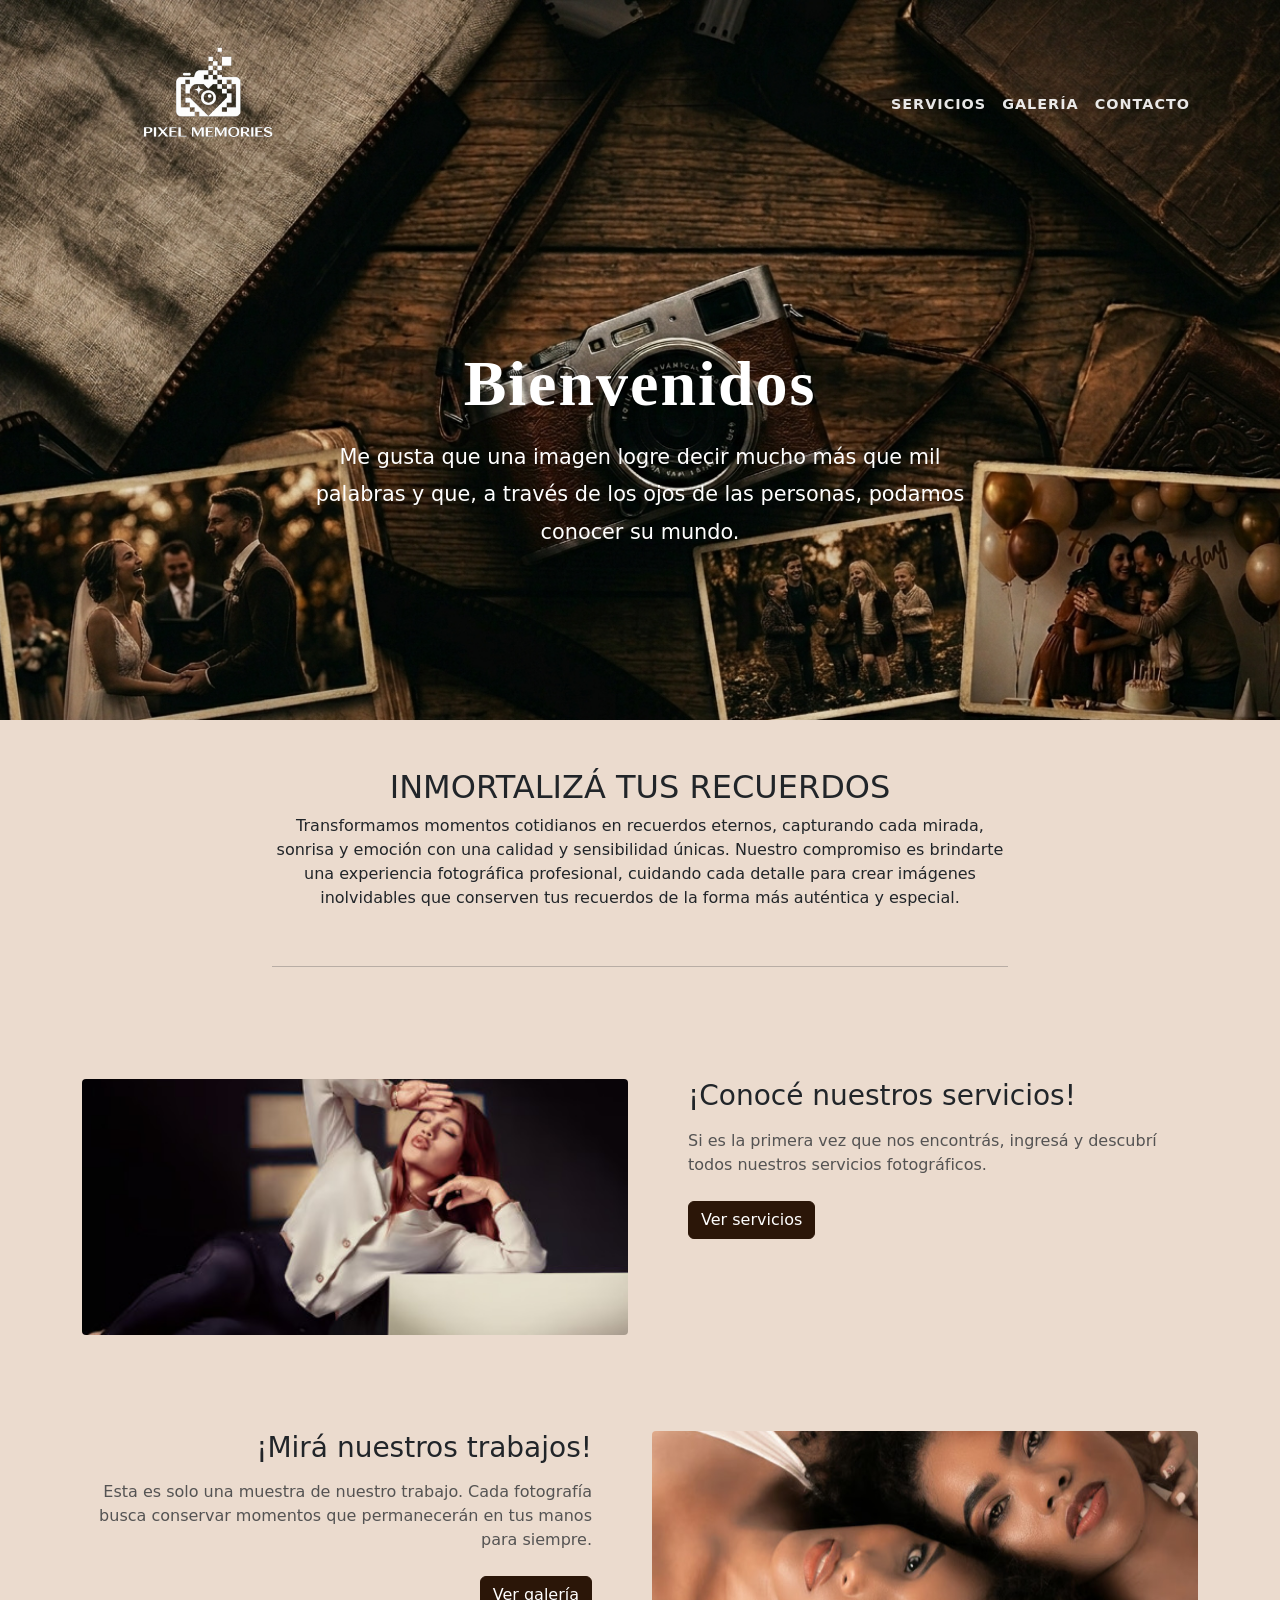
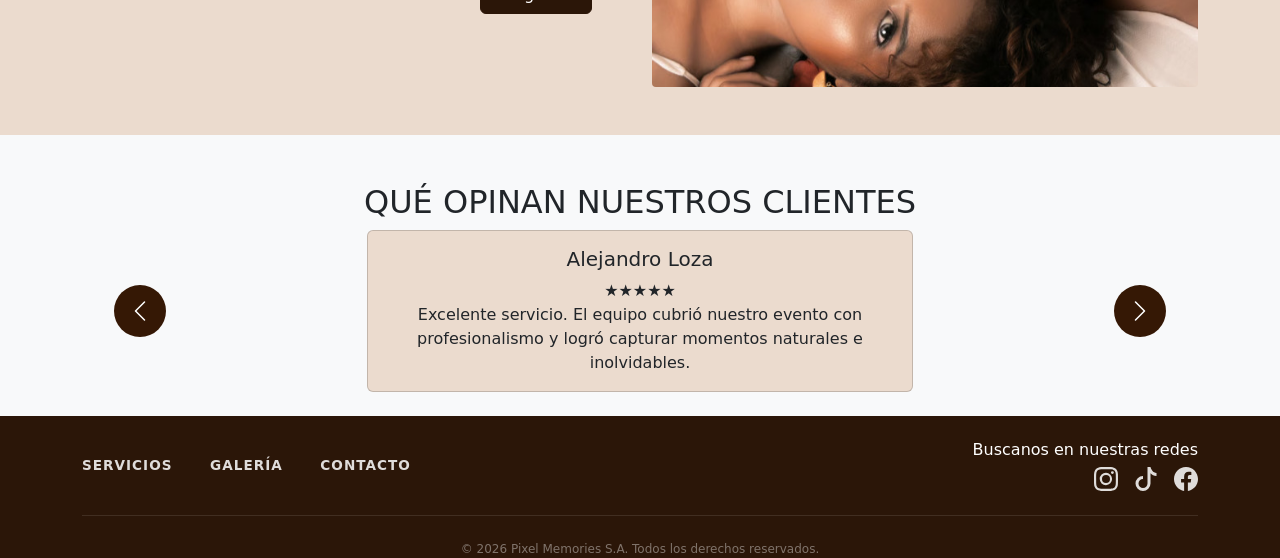
<file: index.html>
<!DOCTYPE html>
<html lang="es">
<head>
    <meta charset="UTF-8">

    <meta
        name="viewport"
        content="width=device-width, initial-scale=1.0"
    >

    <meta
        name="description"
        content="Pixel Memories ofrece servicios de fotografía para eventos, sesiones familiares, retratos y momentos especiales en Santa Fe."
    >

    <meta
        name="keywords"
        content="fotografía, fotógrafo, eventos, sesiones familiares, retratos, galería fotográfica, Santa Fe"
    >

    <meta name="author" content="Pixel Memories">

    <link href="css/style.css" rel="stylesheet">

    <link
        href="https://fonts.googleapis.com/css2?family=Montserrat:wght@400;500;600;700;800&display=swap"
        rel="stylesheet"
    >

    <title>Pixel Memories | Fotografía de eventos en Santa Fe</title>
</head>

<body>

    <!-- Encabezado principal -->
    <header class="main-header">

        <nav
            class="navbar navbar-expand-md navbar-dark bg-transparent position-relative"
            aria-label="Navegación principal"
        >
            <div class="container">

                <a
                    class="navbar-brand"
                    href="index.html"
                    aria-label="Ir a la página principal de Pixel Memories"
                >
                    <img
                        src="img/icon.png"
                        alt="Logotipo de Pixel Memories"
                        class="logo-img"
                    >
                </a>

                <button
                    class="navbar-toggler"
                    type="button"
                    data-bs-toggle="collapse"
                    data-bs-target="#navbarNav"
                    aria-controls="navbarNav"
                    aria-expanded="false"
                    aria-label="Abrir o cerrar menú de navegación"
                >
                    <span class="navbar-toggler-icon"></span>
                </button>

                <div class="collapse navbar-collapse" id="navbarNav">
                    <ul class="navbar-nav ms-auto text-uppercase fw-semibold text-center text-md-start">

                        <li class="nav-item">
                            <a class="nav-link" href="servicios.html">
                                Servicios
                            </a>
                        </li>

                        <li class="nav-item">
                            <a class="nav-link" href="galeria.html">
                                Galería
                            </a>
                        </li>

                        <li class="nav-item">
                            <a class="nav-link" href="contacto.html">
                                Contacto
                            </a>
                        </li>

                    </ul>
                </div>

            </div>
        </nav>

        <div
            class="hero-content container text-center text-white d-flex flex-column justify-content-center align-items-center"
        >
            <h1 class="display-3 fw-bold mb-3">
                Bienvenidos
            </h1>

            <p class="lead max-w-ch">
                Me gusta que una imagen logre decir mucho más que mil palabras
                y que, a través de los ojos de las personas, podamos conocer su mundo.
            </p>
        </div>

    </header>

    <!-- Contenido principal -->
    <main>

        <!-- Presentación -->
        <section
            class="py-5 text-center"
            aria-labelledby="titulo-presentacion"
        >
            <div class="container">
                <div class="row justify-content-center">
                    <div class="col-md-8">

                        <h2 id="titulo-presentacion">
                            INMORTALIZÁ TUS RECUERDOS
                        </h2>

                        <p>
                            Transformamos momentos cotidianos en recuerdos eternos,
                            capturando cada mirada, sonrisa y emoción con una calidad
                            y sensibilidad únicas. Nuestro compromiso es brindarte una
                            experiencia fotográfica profesional, cuidando cada detalle
                            para crear imágenes inolvidables que conserven tus recuerdos
                            de la forma más auténtica y especial.
                        </p>

                        <br>
                        <hr>

                    </div>
                </div>
            </div>
        </section>

        <!-- Servicios destacados -->
        <section
            class="py-5"
            aria-labelledby="titulo-servicios"
        >
            <div class="container">
                <div class="row align-items-top gy-4">

                    <div class="col-md-6 order-1 order-md-1">
                        <div class="img-wrapper">
                            <img
                                src="img/imgIndex2.png"
                                alt="Sesión fotográfica representativa de los servicios de Pixel Memories"
                                class="img-fluid custom-section-img"
                                loading="lazy"
                            >
                        </div>
                    </div>

                    <div
                        class="col-md-6 order-2 order-md-2 text-center text-md-start ps-md-5"
                    >
                        <h2 id="titulo-servicios" class="h3 mb-3">
                            ¡Conocé nuestros servicios!
                        </h2>

                        <p class="mb-4 text-muted">
                            Si es la primera vez que nos encontrás, ingresá y descubrí
                            todos nuestros servicios fotográficos.
                        </p>

                        <a
                            href="servicios.html"
                            class="btn btn-primary"
                            aria-label="Ver los servicios fotográficos de Pixel Memories"
                        >
                            Ver servicios
                        </a>
                    </div>

                </div>
            </div>
        </section>

        <!-- Galería destacada -->
        <section
            class="py-5"
            aria-labelledby="titulo-galeria"
        >
            <div class="container">
                <div class="row align-items-top gy-4">

                    <div class="col-md-6 order-1 order-md-2">
                        <div class="img-wrapper">
                            <img
                                src="img/imgIndex1.png"
                                alt="Ejemplo de trabajo fotográfico realizado por Pixel Memories"
                                class="img-fluid custom-section-img"
                                loading="lazy"
                            >
                        </div>
                    </div>

                    <div
                        class="col-md-6 order-2 order-md-1 text-center text-md-end pe-md-5"
                    >
                        <h2 id="titulo-galeria" class="h3 mb-3">
                            ¡Mirá nuestros trabajos!
                        </h2>

                        <p class="mb-4 text-muted">
                            Esta es solo una muestra de nuestro trabajo. Cada fotografía
                            busca conservar momentos que permanecerán en tus manos para siempre.
                        </p>

                        <a
                            href="galeria.html"
                            class="btn btn-primary"
                            aria-label="Ver la galería de trabajos de Pixel Memories"
                        >
                            Ver galería
                        </a>
                    </div>

                </div>
            </div>
        </section>

        <!-- Testimonios -->
        <section
            class="py-5 bg-light text-center"
            aria-labelledby="titulo-testimonios"
        >
            <div class="container">

                <h2 id="titulo-testimonios">
                    QUÉ OPINAN NUESTROS CLIENTES
                </h2>

                <div
                    id="carouselTestimonios"
                    class="carousel slide"
                    data-bs-ride="carousel"
                    aria-label="Testimonios de clientes"
                >
                    <div class="carousel-inner">

                        <!-- Testimonio 1 -->
                        <div class="carousel-item active">
                            <div class="row justify-content-center">
                                <div class="col-md-6">

                                    <article class="card">
                                        <div class="card-body">

                                            <h3 class="h5">
                                                Alejandro Loza
                                            </h3>

                                            <div
                                                class="stars"
                                                aria-label="Calificación de cinco estrellas"
                                            >
                                                ★★★★★
                                            </div>

                                            <p class="card-text">
                                                Excelente servicio. El equipo cubrió nuestro
                                                evento con profesionalismo y logró capturar
                                                momentos naturales e inolvidables.
                                            </p>

                                        </div>
                                    </article>

                                </div>
                            </div>
                        </div>

                        <!-- Testimonio 2 -->
                        <div class="carousel-item">
                            <div class="row justify-content-center">
                                <div class="col-md-6">

                                    <article class="card">
                                        <div class="card-body">

                                            <h3 class="h5">
                                                Leandro Garrone
                                            </h3>

                                            <div
                                                class="stars"
                                                aria-label="Calificación de cinco estrellas"
                                            >
                                                ★★★★★
                                            </div>

                                            <p class="card-text">
                                                Muy buena experiencia. El trato fue cercano,
                                                el trabajo muy cuidado y las fotografías
                                                reflejaron cada momento especial.
                                            </p>

                                        </div>
                                    </article>

                                </div>
                            </div>
                        </div>

                        <!-- Testimonio 3 -->
                        <div class="carousel-item">
                            <div class="row justify-content-center">
                                <div class="col-md-6">

                                    <article class="card">
                                        <div class="card-body">

                                            <h3 class="h5">
                                                Javier Gunsett
                                            </h3>

                                            <div
                                                class="stars"
                                                aria-label="Calificación de cinco estrellas"
                                            >
                                                ★★★★★
                                            </div>

                                            <p class="card-text">
                                                Un servicio profesional y de excelente calidad.
                                                Las imágenes quedaron impecables y el resultado
                                                superó nuestras expectativas.
                                            </p>

                                        </div>
                                    </article>

                                </div>
                            </div>
                        </div>

                    </div>

                    <button
                        class="carousel-control-prev"
                        type="button"
                        data-bs-target="#carouselTestimonios"
                        data-bs-slide="prev"
                        aria-label="Ver testimonio anterior"
                    >
                        <span
                            class="carousel-control-prev-icon"
                            aria-hidden="true"
                        ></span>

                        <span class="visually-hidden">
                            Anterior
                        </span>
                    </button>

                    <button
                        class="carousel-control-next"
                        type="button"
                        data-bs-target="#carouselTestimonios"
                        data-bs-slide="next"
                        aria-label="Ver testimonio siguiente"
                    >
                        <span
                            class="carousel-control-next-icon"
                            aria-hidden="true"
                        ></span>

                        <span class="visually-hidden">
                            Siguiente
                        </span>
                    </button>

                </div>
            </div>
        </section>

    </main>

    <!-- Pie de página -->
    <footer class="footer">
        <div class="container">

            <div class="row align-items-center gy-4">

                <div class="col-md-6 text-center text-md-start">

                    <nav aria-label="Navegación del pie de página">
                        <ul class="footer-links list-unstyled m-0 text-uppercase fw-semibold">

                            <li class="mb-2">
                                <a href="servicios.html">
                                    Servicios
                                </a>
                            </li>

                            <li class="mb-2">
                                <a href="galeria.html">
                                    Galería
                                </a>
                            </li>

                            <li class="mb-0">
                                <a href="contacto.html">
                                    Contacto
                                </a>
                            </li>

                        </ul>
                    </nav>

                </div>

                <div class="col-md-6 text-center text-md-end">

                    <h2 class="h6">
                        Buscanos en nuestras redes
                    </h2>

                    <div
                        class="footer-socials d-flex justify-content-center justify-content-md-end gap-3"
                    >

                        <a
                            href="#"
                            target="_blank"
                            rel="noopener noreferrer"
                            aria-label="Visitar Instagram de Pixel Memories"
                        >
                            <svg
                                xmlns="http://www.w3.org/2000/svg"
                                width="24"
                                height="24"
                                fill="currentColor"
                                class="bi bi-instagram"
                                viewBox="0 0 16 16"
                                aria-hidden="true"
                            >
                                <path d="M8 0C5.829 0 5.556.01 4.703.048 3.85.088 3.269.222 2.76.42a3.9 3.9 0 0 0-1.417.923A3.9 3.9 0 0 0 .42 2.76C.222 3.268.087 3.85.048 4.7.01 5.555 0 5.827 0 8.001c0 2.172.01 2.444.048 3.297.04.852.174 1.433.372 1.942.205.526.478.972.923 1.417.444.445.89.719 1.416.923.51.198 1.09.333 1.942.372C5.555 15.99 5.827 16 8 16s2.444-.01 3.298-.048c.851-.04 1.434-.174 1.943-.372a3.9 3.9 0 0 0 1.416-.923c.445-.445.718-.891.923-1.417.197-.509.332-1.09.372-1.942C15.99 10.445 16 10.173 16 8s-.01-2.444-.048-3.299c-.04-.851-.175-1.433-.372-1.941a3.9 3.9 0 0 0-.923-1.417A3.9 3.9 0 0 0 13.24.42c-.51-.198-1.092-.333-1.943-.372C10.443.01 10.172 0 7.998 0zm-.717 1.442h.718c2.136 0 2.389.007 3.232.046.78.035 1.204.166 1.486.275.373.145.64.319.92.599s.453.546.598.92c.11.281.24.705.275 1.485.039.843.047 1.096.047 3.231s-.008 2.389-.047 3.232c-.035.78-.166 1.203-.275 1.485a2.5 2.5 0 0 1-.599.919c-.28.28-.546.453-.92.598-.28.11-.704.24-1.485.276-.843.038-1.096.047-3.232.047s-2.39-.009-3.233-.047c-.78-.036-1.203-.166-1.485-.276a2.5 2.5 0 0 1-.92-.598 2.5 2.5 0 0 1-.6-.92c-.109-.281-.24-.705-.275-1.485-.038-.843-.046-1.096-.046-3.233s.008-2.388.046-3.231c.036-.78.166-1.204.276-1.486.145-.373.319-.64.599-.92s.546-.453.92-.598c.282-.11.705-.24 1.485-.276.738-.034 1.024-.044 2.515-.045zm4.988 1.328a.96.96 0 1 0 0 1.92.96.96 0 0 0 0-1.92m-4.27 1.122a4.109 4.109 0 1 0 0 8.217 4.109 4.109 0 0 0 0-8.217m0 1.441a2.667 2.667 0 1 1 0 5.334 2.667 2.667 0 0 1 0-5.334"/>
                            </svg>
                        </a>

                        <a
                            href="#"
                            target="_blank"
                            rel="noopener noreferrer"
                            aria-label="Visitar TikTok de Pixel Memories"
                        >
                            <svg
                                xmlns="http://www.w3.org/2000/svg"
                                width="24"
                                height="24"
                                fill="currentColor"
                                class="bi bi-tiktok"
                                viewBox="0 0 16 16"
                                aria-hidden="true"
                            >
                                <path d="M9 0h1.98c.144.715.54 1.617 1.235 2.512C12.895 3.389 13.797 4 15 4v2c-1.753 0-3.07-.814-4-1.829V11a5 5 0 1 1-5-5v2a3 3 0 1 0 3 3z"/>
                            </svg>
                        </a>

                        <a
                            href="#"
                            target="_blank"
                            rel="noopener noreferrer"
                            aria-label="Visitar Facebook de Pixel Memories"
                        >
                            <svg
                                xmlns="http://www.w3.org/2000/svg"
                                width="24"
                                height="24"
                                fill="currentColor"
                                class="bi bi-facebook"
                                viewBox="0 0 16 16"
                                aria-hidden="true"
                            >
                                <path d="M16 8.049c0-4.446-3.582-8.05-8-8.05C3.58 0-.002 3.603-.002 8.05c0 4.017 2.926 7.347 6.75 7.951v-5.625h-2.03V8.05H6.75V6.275c0-2.017 1.195-3.131 3.022-3.131.876 0 1.791.157 1.791.157v1.98h-1.009c-.993 0-1.303.621-1.303 1.258v1.51h2.218l-.354 2.326H9.25V16c3.824-.604 6.75-3.934 6.75-7.951"/>
                            </svg>
                        </a>

                    </div>
                </div>

            </div>

            <hr class="my-4 footer-divider">

            <div class="row">
                <div class="col-12 text-center">

                    <p class="copyright-text mb-0">
                        &copy; 2026 Pixel Memories S.A. Todos los derechos reservados.
                    </p>

                </div>
            </div>

        </div>
    </footer>

    <!-- JavaScript de Bootstrap -->
    <script src="lib/bootstrap/dist/js/bootstrap.min.js"></script>

</body>
</html>
</file>
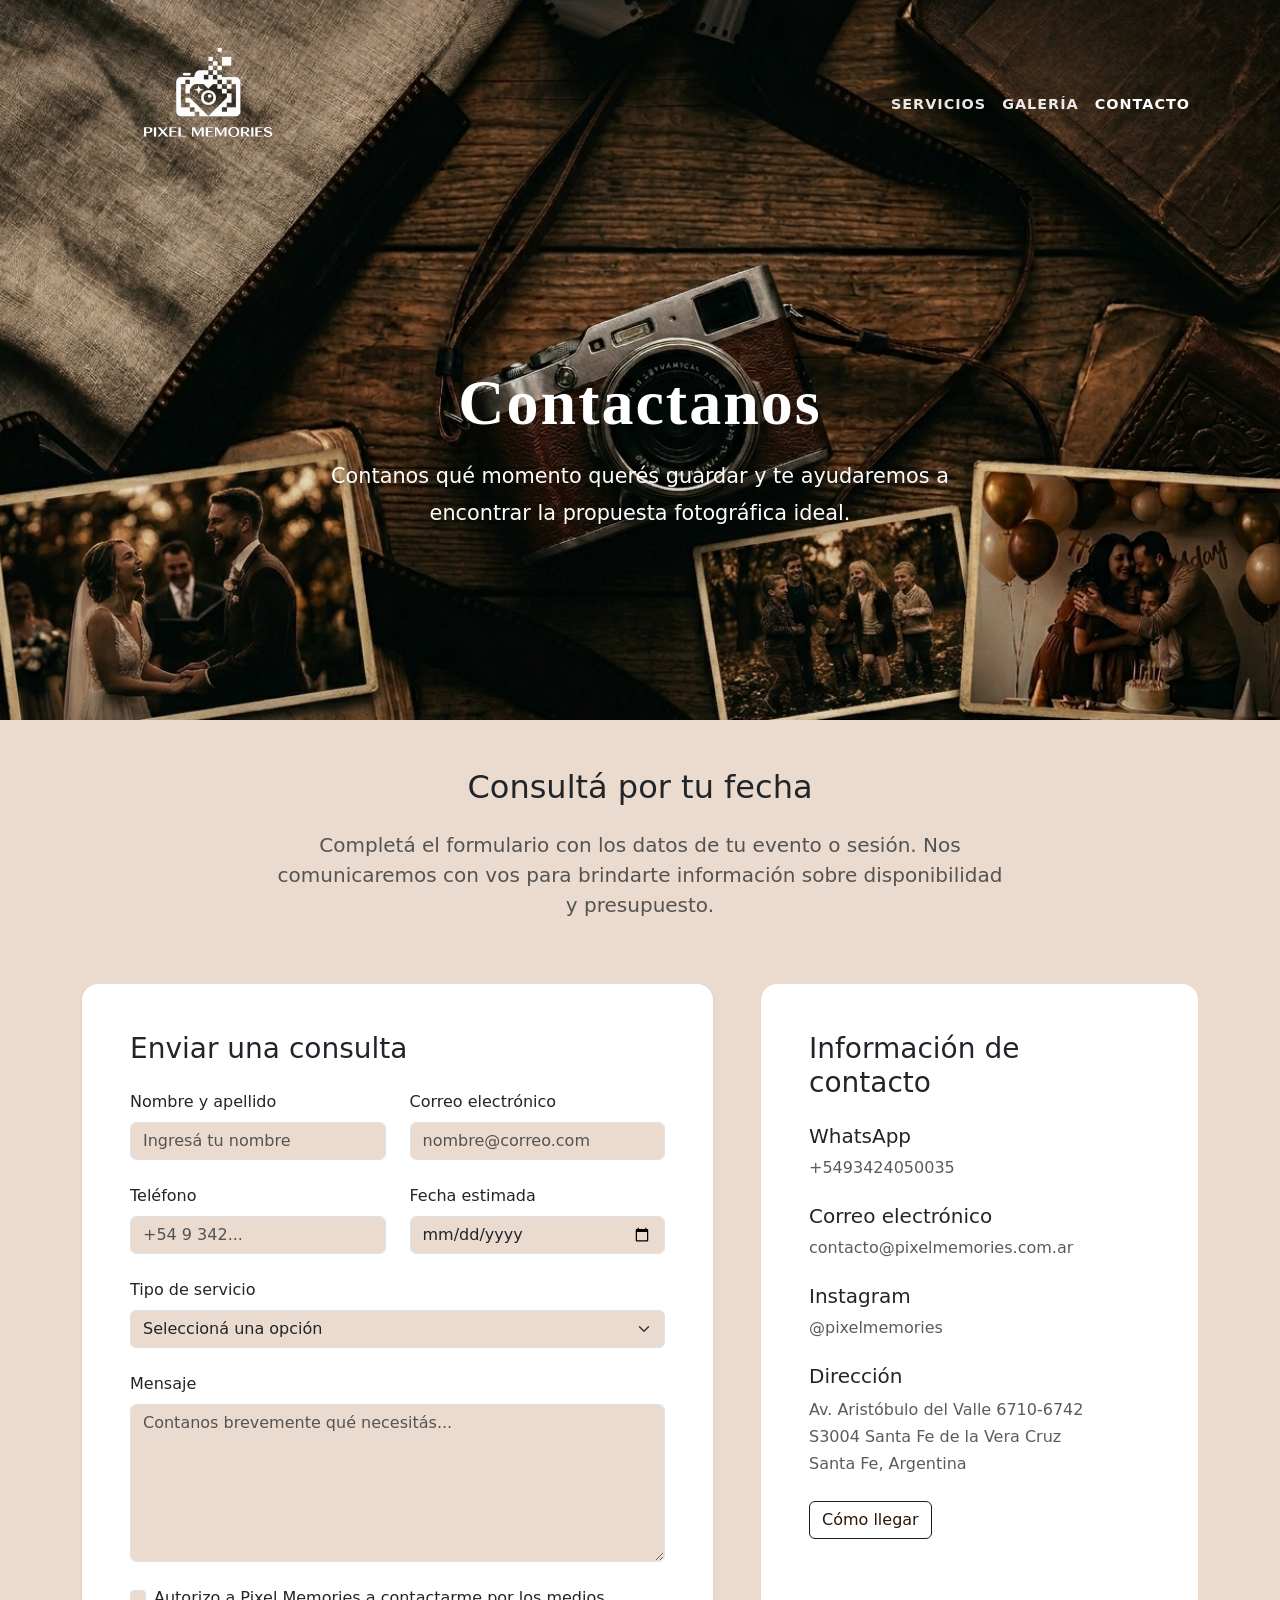
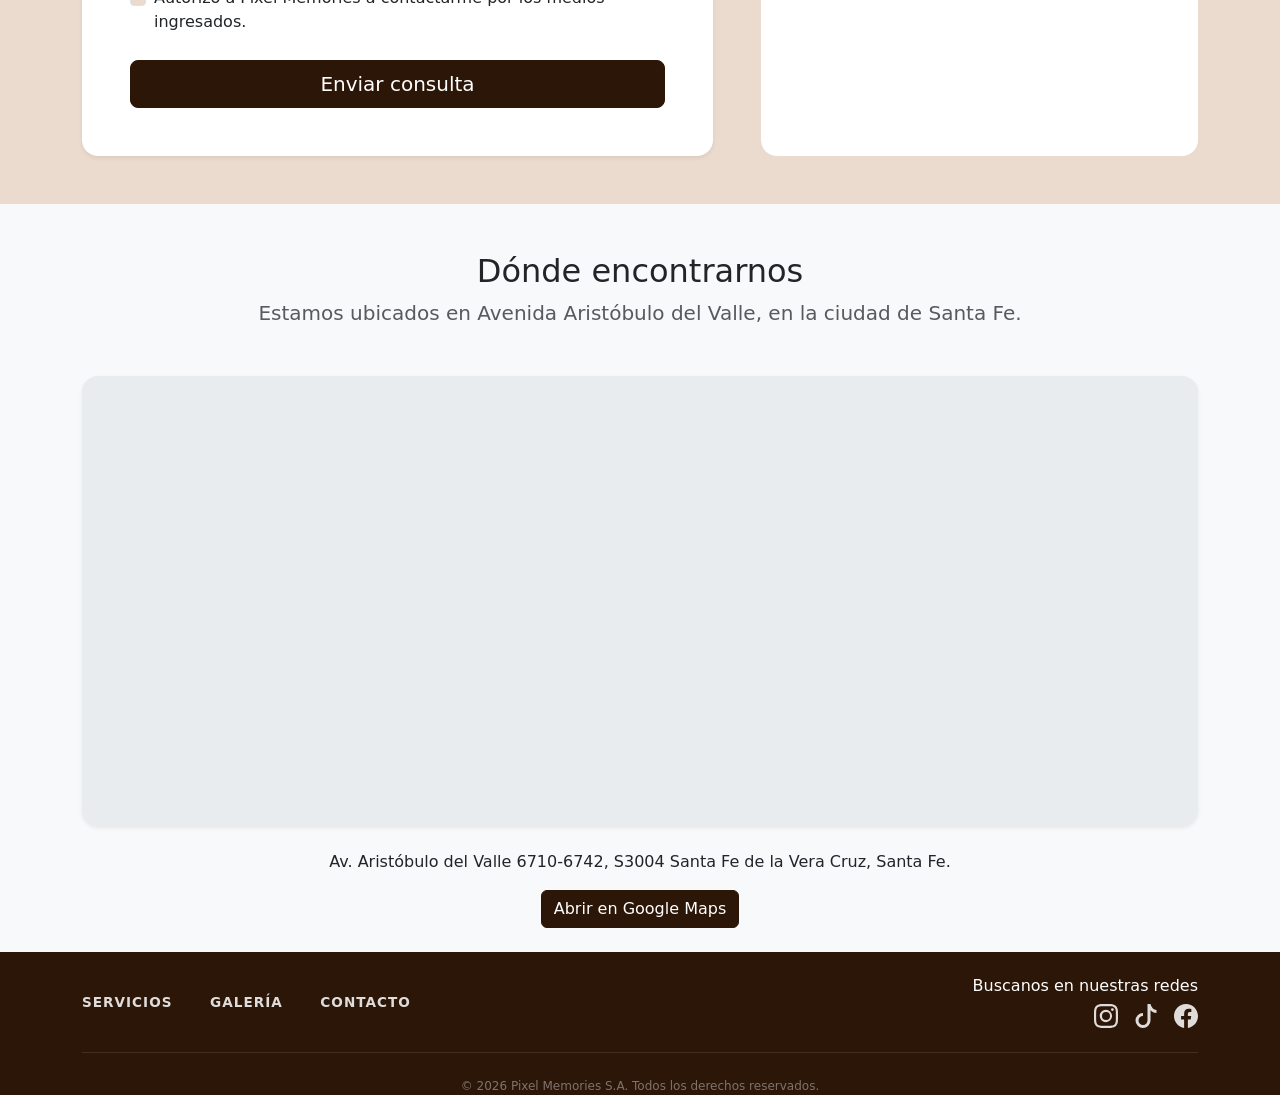
<file: contacto.html>
<!DOCTYPE html>
<html lang="es">
<head>
    <meta charset="UTF-8">
    <meta name="viewport" content="width=device-width, initial-scale=1.0">

    <meta
        name="description"
        content="Contactá a Pixel Memories para consultar disponibilidad, servicios y presupuestos de fotografía en Santa Fe."
    >

    <meta
        name="keywords"
        content="contacto fotógrafo, presupuesto fotografía, fotografía de eventos, sesiones familiares, fotógrafo Santa Fe"
    >

    <meta name="author" content="Pixel Memories">

    <link href="css/style.css" rel="stylesheet">

    <link
        href="https://fonts.googleapis.com/css2?family=Montserrat:wght@400;500;600;700;800&display=swap"
        rel="stylesheet"
    >

    <title>Contacto | Pixel Memories</title>
</head>

<body>

    <!-- Encabezado -->
    <header class="main-header">

        <nav
            class="navbar navbar-expand-md navbar-dark bg-transparent position-relative"
            aria-label="Navegación principal"
        >
            <div class="container">

                <a
                    class="navbar-brand"
                    href="index.html"
                    aria-label="Ir a la página principal de Pixel Memories"
                >
                    <img
                        src="img/icon.png"
                        alt="Logotipo de Pixel Memories"
                        class="logo-img"
                    >
                </a>

                <button
                    class="navbar-toggler"
                    type="button"
                    data-bs-toggle="collapse"
                    data-bs-target="#navbarNav"
                    aria-controls="navbarNav"
                    aria-expanded="false"
                    aria-label="Abrir o cerrar menú de navegación"
                >
                    <span class="navbar-toggler-icon"></span>
                </button>

                <div class="collapse navbar-collapse" id="navbarNav">
                    <ul class="navbar-nav ms-auto text-uppercase fw-semibold text-center text-md-start">

                        <li class="nav-item">
                            <a class="nav-link" href="servicios.html">
                                Servicios
                            </a>
                        </li>

                        <li class="nav-item">
                            <a class="nav-link" href="galeria.html">
                                Galería
                            </a>
                        </li>

                        <li class="nav-item">
                            <a
                                class="nav-link active"
                                href="contacto.html"
                                aria-current="page"
                            >
                                Contacto
                            </a>
                        </li>

                    </ul>
                </div>

            </div>
        </nav>

        <div
            class="hero-content container text-center text-white d-flex flex-column justify-content-center align-items-center"
        >
            <h1 class="display-3 fw-bold mb-3">
                Contactanos
            </h1>

            <p class="lead max-w-ch">
                Contanos qué momento querés guardar y te ayudaremos
                a encontrar la propuesta fotográfica ideal.
            </p>
        </div>

    </header>

    <!-- Contenido principal -->
    <main>

        <!-- Introducción -->
        <section
            class="py-5 text-center"
            aria-labelledby="titulo-contacto"
        >
            <div class="container">

                <div class="row justify-content-center">

                    <div class="col-lg-8">

                        <h2 id="titulo-contacto" class="mb-4">
                            Consultá por tu fecha
                        </h2>

                        <p class="lead text-muted">
                            Completá el formulario con los datos de tu evento
                            o sesión. Nos comunicaremos con vos para brindarte
                            información sobre disponibilidad y presupuesto.
                        </p>

                    </div>

                </div>

            </div>
        </section>

        <!-- Formulario y datos de contacto -->
        <section
            class="pb-5"
            aria-labelledby="titulo-formulario"
        >
            <div class="container">

                <div class="row g-5">

                    <!-- Formulario -->
                    <div class="col-12 col-lg-7">

                        <div class="contacto-formulario p-4 p-md-5 shadow-sm">

                            <h2 id="titulo-formulario" class="h3 mb-4">
                                Enviar una consulta
                            </h2>

                            <form
                                id="formularioContacto"
                                class="needs-validation"
                                action="https://formspree.io/f/mgobbbya"
                                method="POST"
                                novalidate
                            >

                                <div class="row g-4">

                                    <div class="col-12 col-md-6">

                                        <label for="nombre" class="form-label">
                                            Nombre y apellido
                                        </label>

                                        <input
                                            type="text"
                                            class="form-control"
                                            id="nombre"
                                            name="nombre"
                                            placeholder="Ingresá tu nombre"
                                            required
                                        >

                                        <div class="invalid-feedback">
                                            Ingresá tu nombre y apellido.
                                        </div>

                                    </div>

                                    <div class="col-12 col-md-6">

                                        <label for="email" class="form-label">
                                            Correo electrónico
                                        </label>

                                        <input
                                            type="email"
                                            class="form-control"
                                            id="email"
                                            name="email"
                                            placeholder="nombre@correo.com"
                                            required
                                        >

                                        <div class="invalid-feedback">
                                            Ingresá un correo electrónico válido.
                                        </div>

                                    </div>

                                    <div class="col-12 col-md-6">

                                        <label for="telefono" class="form-label">
                                            Teléfono
                                        </label>

                                        <input
                                            type="tel"
                                            class="form-control"
                                            id="telefono"
                                            name="telefono"
                                            placeholder="+54 9 342..."
                                            required
                                        >

                                        <div class="invalid-feedback">
                                            Ingresá un número de teléfono.
                                        </div>

                                    </div>

                                    <div class="col-12 col-md-6">

                                        <label for="fechaEvento" class="form-label">
                                            Fecha estimada
                                        </label>

                                        <input
                                            type="date"
                                            class="form-control"
                                            id="fechaEvento"
                                            name="fechaEvento"
                                            required
                                        >

                                        <div class="invalid-feedback">
                                            Seleccioná una fecha estimada.
                                        </div>

                                    </div>

                                    <div class="col-12">

                                        <label for="tipoEvento" class="form-label">
                                            Tipo de servicio
                                        </label>

                                        <select
                                            class="form-select"
                                            id="tipoEvento"
                                            name="tipoEvento"
                                            required
                                        >
                                            <option value="" selected disabled>
                                                Seleccioná una opción
                                            </option>

                                            <option value="Fotografía de eventos">
                                                Fotografía de eventos
                                            </option>

                                            <option value="Cumpleaños infantiles">
                                                Cumpleaños infantiles
                                            </option>

                                            <option value="Sesiones familiares">
                                                Sesiones familiares
                                            </option>

                                            <option value="Otro tipo de sesión">
                                                Otro tipo de sesión
                                            </option>
                                        </select>

                                        <div class="invalid-feedback">
                                            Seleccioná un tipo de servicio.
                                        </div>

                                    </div>

                                    <div class="col-12">

                                        <label for="mensaje" class="form-label">
                                            Mensaje
                                        </label>

                                        <textarea
                                            class="form-control"
                                            id="mensaje"
                                            name="mensaje"
                                            rows="6"
                                            placeholder="Contanos brevemente qué necesitás..."
                                            required
                                        ></textarea>

                                        <div class="invalid-feedback">
                                            Escribí un mensaje para poder ayudarte.
                                        </div>

                                    </div>

                                    <div class="col-12">

                                        <div class="form-check">

                                            <input
                                                class="form-check-input"
                                                type="checkbox"
                                                id="aceptaContacto"
                                                name="aceptaContacto"
                                                value="Sí"
                                                required
                                            >

                                            <label
                                                class="form-check-label"
                                                for="aceptaContacto"
                                            >
                                                Autorizo a Pixel Memories a contactarme
                                                por los medios ingresados.
                                            </label>

                                            <div class="invalid-feedback">
                                                Debés aceptar esta condición.
                                            </div>

                                        </div>

                                    </div>

                                    <!-- Campo oculto para identificar el formulario -->
                                    <input
                                        type="hidden"
                                        name="_subject"
                                        value="Nueva consulta desde Pixel Memories"
                                    >

                                    <div class="col-12">

                                        <button
                                            type="submit"
                                            class="btn btn-primary btn-lg w-100"
                                        >
                                            Enviar consulta
                                        </button>

                                    </div>

                                </div>

                            </form>

                        </div>

                    </div>

                    <!-- Información de contacto -->
                    <div class="col-12 col-lg-5">

                        <aside
                            class="contacto-datos p-4 p-md-5 h-100"
                            aria-labelledby="titulo-datos-contacto"
                        >

                            <h2 id="titulo-datos-contacto" class="h3 mb-4">
                                Información de contacto
                            </h2>

                            <div class="mb-4">
                                <h3 class="h5">WhatsApp</h3>
                                <p class="text-muted mb-0">
                                    +5493424050035
                                </p>
                            </div>

                            <div class="mb-4">
                                <h3 class="h5">Correo electrónico</h3>
                                <p class="text-muted mb-0">
                                    contacto@pixelmemories.com.ar
                                </p>
                            </div>

                            <div class="mb-4">
                                <h3 class="h5">Instagram</h3>
                                <p class="text-muted mb-0">
                                    @pixelmemories
                                </p>
                            </div>

                            <div class="mb-4">
                                <h3 class="h5">Dirección</h3>

                                <address class="text-muted mb-0">
                                    Av. Aristóbulo del Valle 6710-6742<br>
                                    S3004 Santa Fe de la Vera Cruz<br>
                                    Santa Fe, Argentina
                                </address>
                            </div>

                            <a
                                href="https://www.google.com/maps/search/?api=1&query=-31.606337952731263,-60.692856672257655"
                                class="btn btn-outline-primary"
                                target="_blank"
                                rel="noopener noreferrer"
                            >
                                Cómo llegar
                            </a>

                        </aside>

                    </div>

                </div>

            </div>
        </section>

        <!-- Ubicación -->
        <section
            class="py-5 bg-light"
            aria-labelledby="titulo-ubicacion"
        >
            <div class="container">

                <div class="text-center mb-5">

                    <h2 id="titulo-ubicacion">
                        Dónde encontrarnos
                    </h2>

                    <p class="lead text-muted">
                        Estamos ubicados en Avenida Aristóbulo del Valle,
                        en la ciudad de Santa Fe.
                    </p>

                </div>

                <div class="mapa-contenedor shadow-sm">

                    <iframe
                        src="https://www.google.com/maps?q=-31.606337952731263,-60.692856672257655&z=17&output=embed"
                        title="Ubicación de Pixel Memories en Santa Fe"
                        width="100%"
                        height="450"
                        style="border: 0;"
                        allowfullscreen=""
                        loading="lazy"
                        referrerpolicy="no-referrer-when-downgrade"
                    ></iframe>

                </div>

                <div class="text-center mt-4">

                    <p class="mb-3">
                        Av. Aristóbulo del Valle 6710-6742,
                        S3004 Santa Fe de la Vera Cruz, Santa Fe.
                    </p>

                    <a
                        href="https://www.google.com/maps/search/?api=1&query=-31.606337952731263,-60.692856672257655"
                        class="btn btn-primary"
                        target="_blank"
                        rel="noopener noreferrer"
                    >
                        Abrir en Google Maps
                    </a>

                </div>

            </div>
        </section>

    </main>

    <!-- Toast de confirmación -->
    <div class="toast-container position-fixed bottom-0 end-0 p-3">
        <div
            id="toastContacto"
            class="toast"
            role="status"
            aria-live="polite"
            aria-atomic="true"
        >
            <div class="toast-header">

                <strong class="me-auto">
                    Pixel Memories
                </strong>

                <small>
                    Ahora
                </small>

                <button
                    type="button"
                    class="btn-close"
                    data-bs-dismiss="toast"
                    aria-label="Cerrar notificación"
                ></button>

            </div>

            <div class="toast-body">
                ¡Gracias por contactarnos! Recibimos tu consulta correctamente.
            </div>

        </div>
    </div>

    <!-- Pie de página -->
    <footer class="footer">

        <div class="container">

            <div class="row align-items-center gy-4">

                <div class="col-md-6 text-center text-md-start">

                    <nav aria-label="Navegación del pie de página">

                        <ul class="footer-links list-unstyled m-0 text-uppercase fw-semibold">

                            <li class="mb-2">
                                <a href="servicios.html">
                                    Servicios
                                </a>
                            </li>

                            <li class="mb-2">
                                <a href="galeria.html">
                                    Galería
                                </a>
                            </li>

                            <li class="mb-0">
                                <a href="contacto.html">
                                    Contacto
                                </a>
                            </li>

                        </ul>

                    </nav>

                </div>

                <div class="col-md-6 text-center text-md-end">

                    <h2 class="h6">
                        Buscanos en nuestras redes
                    </h2>

                    <div
    class="footer-socials d-flex justify-content-center justify-content-md-end gap-3"
>
    <a
        href="#"
        target="_blank"
        rel="noopener noreferrer"
        aria-label="Visitar Instagram de Pixel Memories"
    >
        <svg
            xmlns="http://www.w3.org/2000/svg"
            width="24"
            height="24"
            fill="currentColor"
            class="bi bi-instagram"
            viewBox="0 0 16 16"
            aria-hidden="true"
        >
            <path d="M8 0C5.829 0 5.556.01 4.703.048 3.85.088 3.269.222 2.76.42a3.9 3.9 0 0 0-1.417.923A3.9 3.9 0 0 0 .42 2.76C.222 3.268.087 3.85.048 4.7.01 5.555 0 5.827 0 8.001c0 2.172.01 2.444.048 3.297.04.852.174 1.433.372 1.942.205.526.478.972.923 1.417.444.445.89.719 1.416.923.51.198 1.09.333 1.942.372C5.555 15.99 5.827 16 8 16s2.444-.01 3.298-.048c.851-.04 1.434-.174 1.943-.372a3.9 3.9 0 0 0 1.416-.923c.445-.445.718-.891.923-1.417.197-.509.332-1.09.372-1.942C15.99 10.445 16 10.173 16 8s-.01-2.444-.048-3.299c-.04-.851-.175-1.433-.372-1.941a3.9 3.9 0 0 0-.923-1.417A3.9 3.9 0 0 0 13.24.42c-.51-.198-1.092-.333-1.943-.372C10.443.01 10.172 0 7.998 0zm-.717 1.442h.718c2.136 0 2.389.007 3.232.046.78.035 1.204.166 1.486.275.373.145.64.319.92.599s.453.546.598.92c.11.281.24.705.275 1.485.039.843.047 1.096.047 3.231s-.008 2.389-.047 3.232c-.035.78-.166 1.203-.275 1.485a2.5 2.5 0 0 1-.599.919c-.28.28-.546.453-.92.598-.28.11-.704.24-1.485.276-.843.038-1.096.047-3.232.047s-2.39-.009-3.233-.047c-.78-.036-1.203-.166-1.485-.276a2.5 2.5 0 0 1-.92-.598 2.5 2.5 0 0 1-.6-.92c-.109-.281-.24-.705-.275-1.485-.038-.843-.046-1.096-.046-3.233s.008-2.388.046-3.231c.036-.78.166-1.204.276-1.486.145-.373.319-.64.599-.92s.546-.453.92-.598c.282-.11.705-.24 1.485-.276.738-.034 1.024-.044 2.515-.045zm4.988 1.328a.96.96 0 1 0 0 1.92.96.96 0 0 0 0-1.92m-4.27 1.122a4.109 4.109 0 1 0 0 8.217 4.109 4.109 0 0 0 0-8.217m0 1.441a2.667 2.667 0 1 1 0 5.334 2.667 2.667 0 0 1 0-5.334"/>
        </svg>
    </a>

    <a
        href="#"
        target="_blank"
        rel="noopener noreferrer"
        aria-label="Visitar TikTok de Pixel Memories"
    >
        <svg
            xmlns="http://www.w3.org/2000/svg"
            width="24"
            height="24"
            fill="currentColor"
            class="bi bi-tiktok"
            viewBox="0 0 16 16"
            aria-hidden="true"
        >
            <path d="M9 0h1.98c.144.715.54 1.617 1.235 2.512C12.895 3.389 13.797 4 15 4v2c-1.753 0-3.07-.814-4-1.829V11a5 5 0 1 1-5-5v2a3 3 0 1 0 3 3z"/>
        </svg>
    </a>

    <a
        href="#"
        target="_blank"
        rel="noopener noreferrer"
        aria-label="Visitar Facebook de Pixel Memories"
    >
        <svg
            xmlns="http://www.w3.org/2000/svg"
            width="24"
            height="24"
            fill="currentColor"
            class="bi bi-facebook"
            viewBox="0 0 16 16"
            aria-hidden="true"
        >
            <path d="M16 8.049c0-4.446-3.582-8.05-8-8.05C3.58 0-.002 3.603-.002 8.05c0 4.017 2.926 7.347 6.75 7.951v-5.625h-2.03V8.05H6.75V6.275c0-2.017 1.195-3.131 3.022-3.131.876 0 1.791.157 1.791.157v1.98h-1.009c-.993 0-1.303.621-1.303 1.258v1.51h2.218l-.354 2.326H9.25V16c3.824-.604 6.75-3.934 6.75-7.951"/>
        </svg>
    </a>
</div>

                </div>

            </div>

            <hr class="my-4 footer-divider">

            <div class="row">

                <div class="col-12 text-center">

                    <p class="copyright-text mb-0">
                        &copy; 2026 Pixel Memories S.A.
                        Todos los derechos reservados.
                    </p>

                </div>

            </div>

        </div>

    </footer>

    <!-- JavaScript de Bootstrap -->
    <script src="lib/bootstrap/dist/js/bootstrap.min.js"></script>

    <!-- Validación y envío real a Formspree -->
    <script>
        const formularioContacto =
            document.getElementById("formularioContacto");

        formularioContacto.addEventListener("submit", async function (evento) {
            evento.preventDefault();
            evento.stopPropagation();

            if (!formularioContacto.checkValidity()) {
                formularioContacto.classList.add("was-validated");
                return;
            }

            const botonEnviar =
                formularioContacto.querySelector('button[type="submit"]');

            const textoOriginalBoton = botonEnviar.textContent;

            botonEnviar.disabled = true;
            botonEnviar.textContent = "Enviando...";

            try {
                const respuesta = await fetch(formularioContacto.action, {
                    method: "POST",
                    body: new FormData(formularioContacto),
                    headers: {
                        Accept: "application/json"
                    }
                });

                if (!respuesta.ok) {
                    throw new Error("No se pudo enviar el formulario.");
                }

                const toastElemento =
                    document.getElementById("toastContacto");

                const toastContacto =
                    bootstrap.Toast.getOrCreateInstance(toastElemento);

                toastContacto.show();

                formularioContacto.reset();
                formularioContacto.classList.remove("was-validated");

            } catch (error) {
                alert(
                    "No pudimos enviar tu consulta. Intentá nuevamente más tarde."
                );

                console.error(error);
            } finally {
                botonEnviar.disabled = false;
                botonEnviar.textContent = textoOriginalBoton;
            }
        });
    </script>

</body>
</html>
</file>
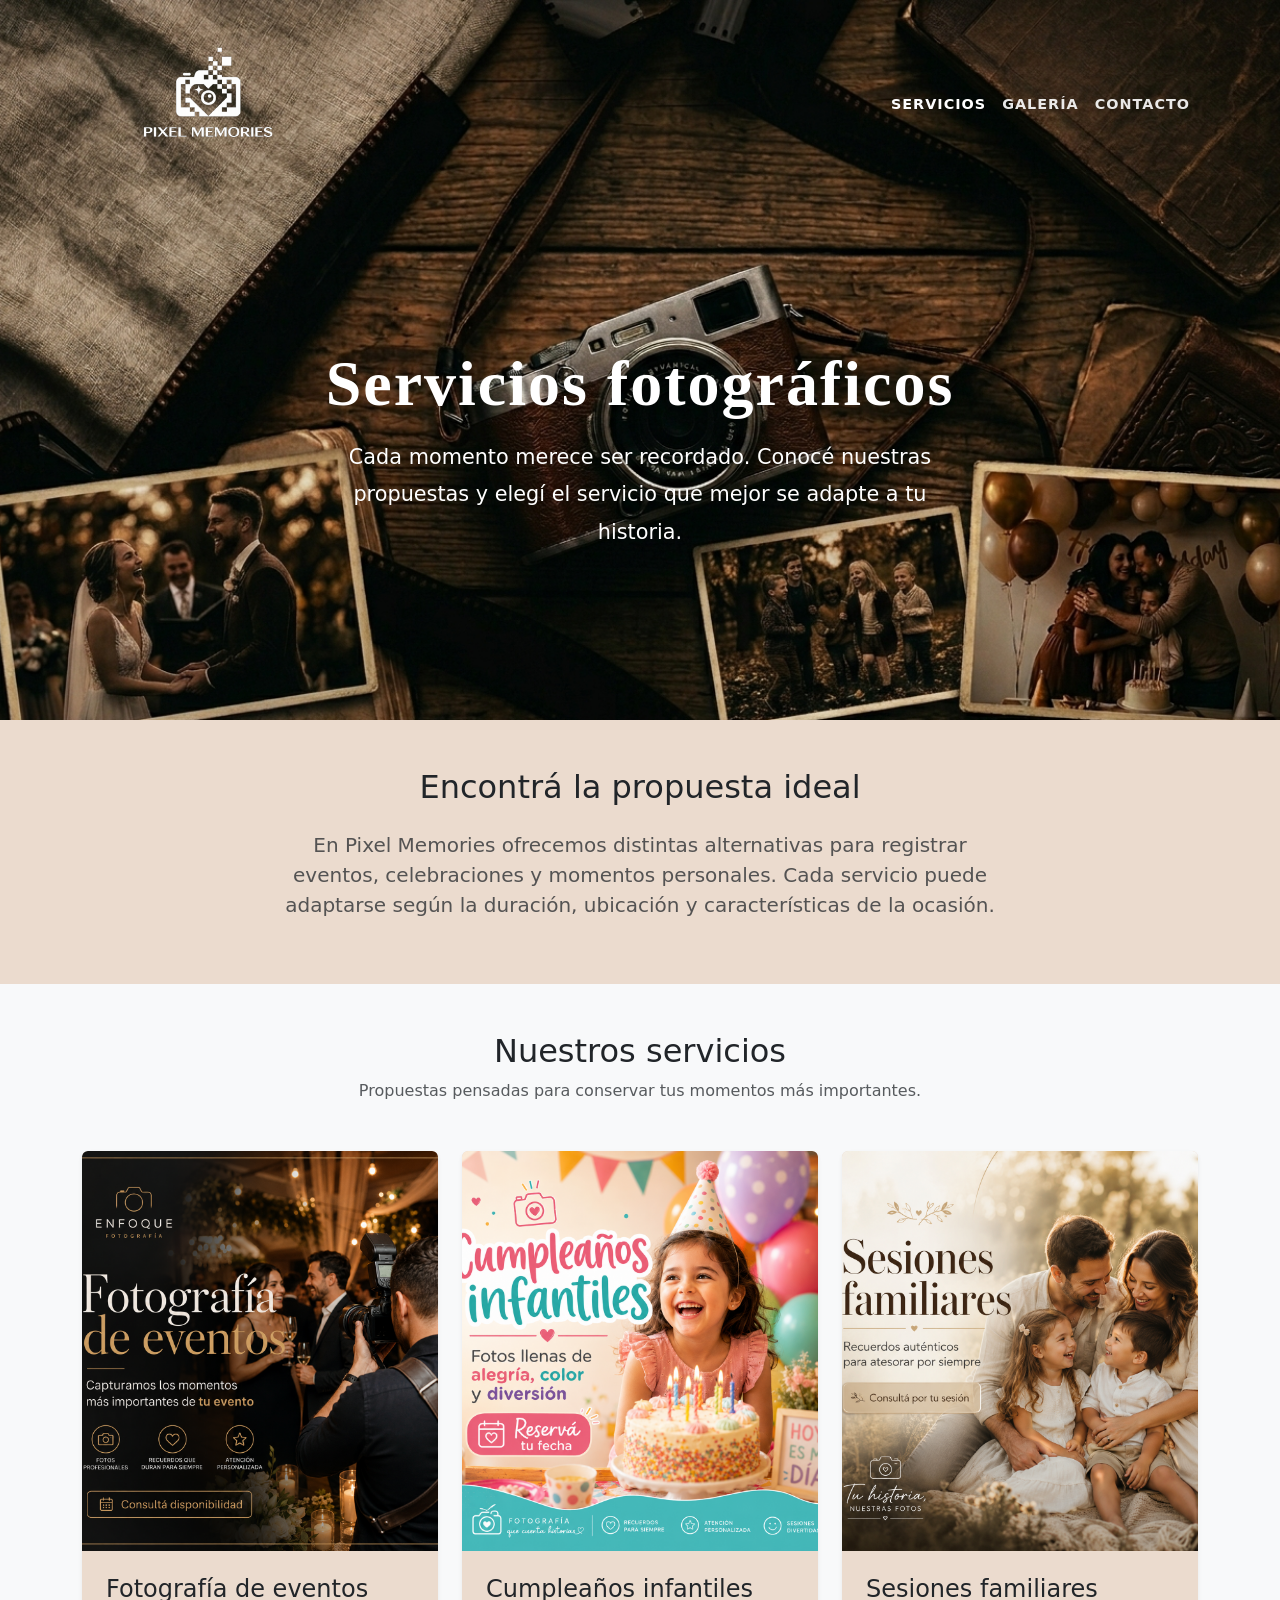
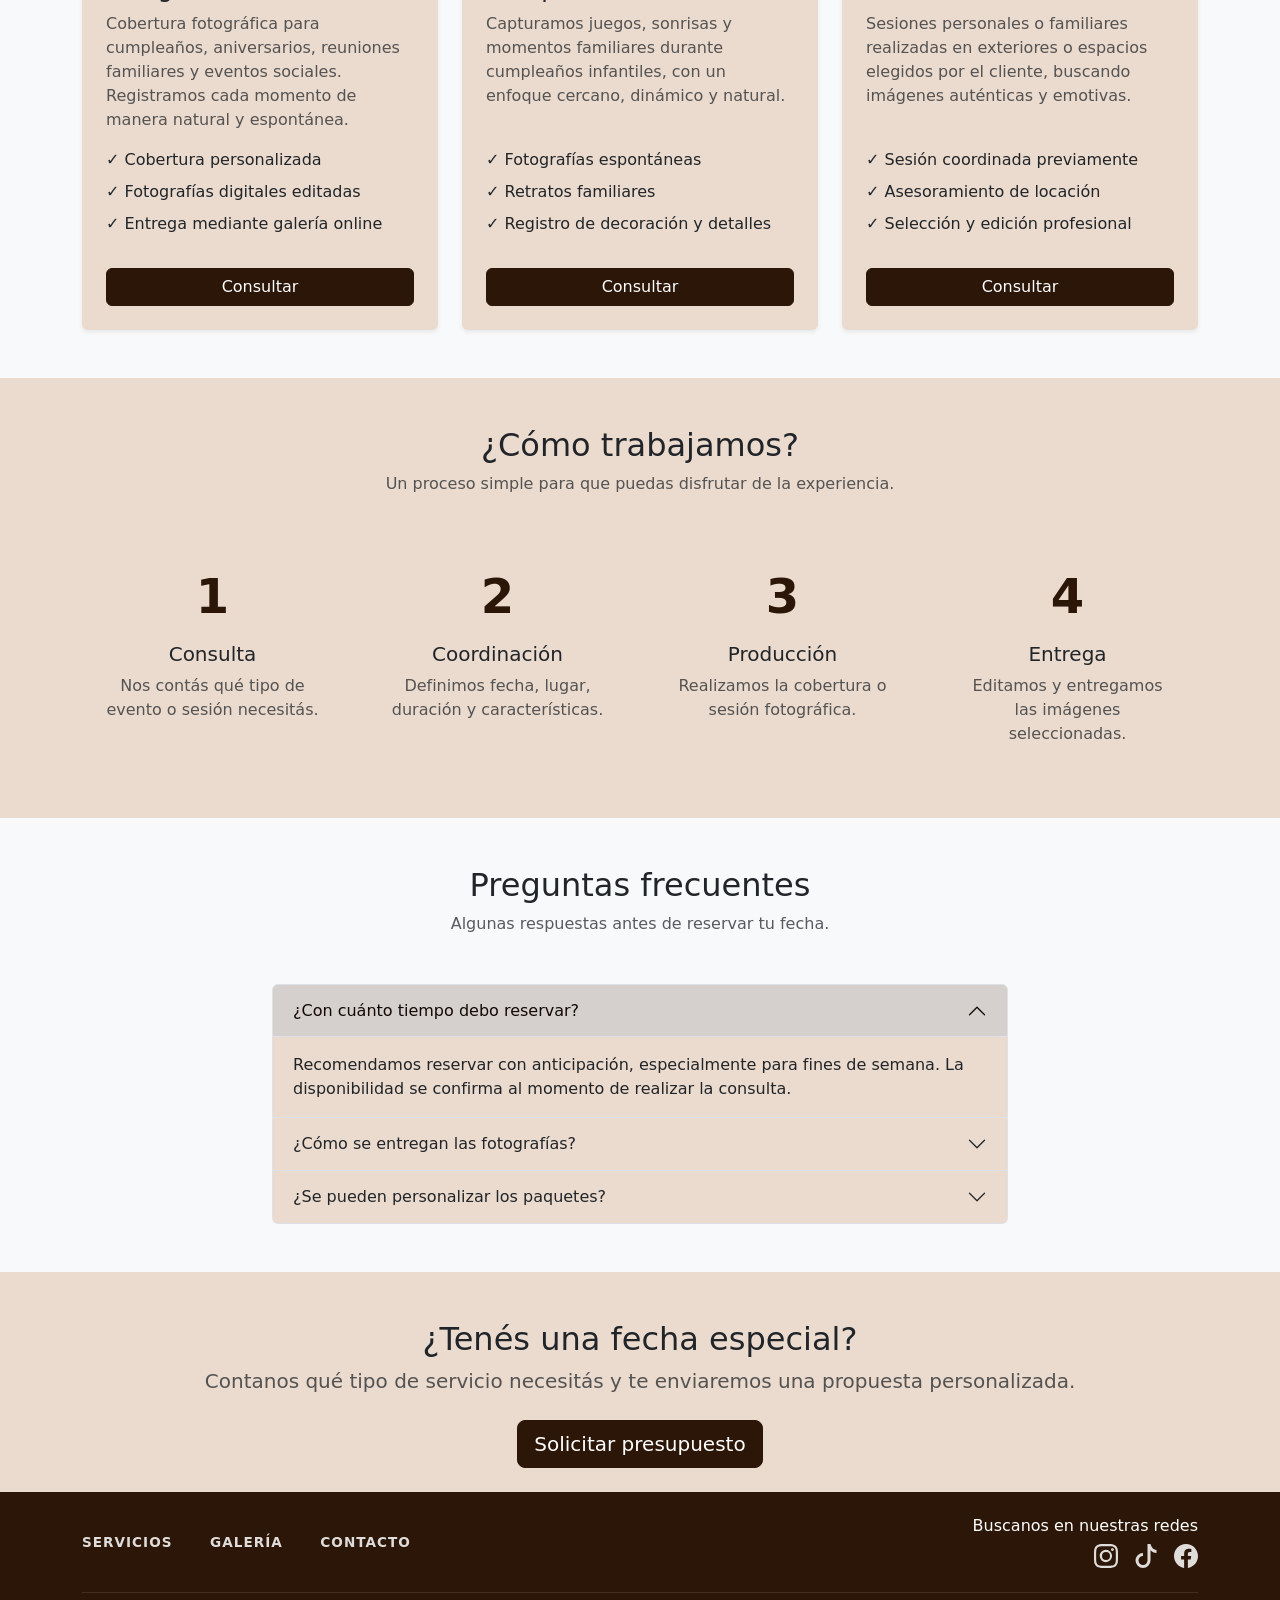
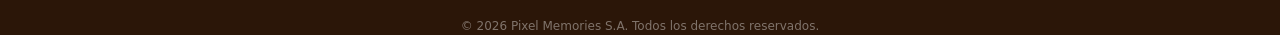
<file: servicios.html>
<!DOCTYPE html>
<html lang="es">
<head>
    <meta charset="UTF-8">

    <meta
        name="viewport"
        content="width=device-width, initial-scale=1.0"
    >

    <meta
        name="description"
        content="Conocé los servicios fotográficos de Pixel Memories para eventos, cumpleaños, sesiones familiares y producciones personales en Santa Fe."
    >

    <meta
        name="keywords"
        content="servicios fotográficos, fotografía de eventos, cumpleaños, sesiones familiares, retratos, fotógrafo Santa Fe"
    >

    <meta name="author" content="Pixel Memories">

    <link href="css/style.css" rel="stylesheet">

    <link
        href="https://fonts.googleapis.com/css2?family=Montserrat:wght@400;500;600;700;800&display=swap"
        rel="stylesheet"
    >

    <title>Servicios fotográficos | Pixel Memories</title>
</head>

<body>

    <!-- Encabezado -->
    <header class="main-header">

        <nav
            class="navbar navbar-expand-md navbar-dark bg-transparent position-relative"
            aria-label="Navegación principal"
        >
            <div class="container">

                <a
                    class="navbar-brand"
                    href="index.html"
                    aria-label="Ir a la página principal de Pixel Memories"
                >
                    <img
                        src="img/icon.png"
                        alt="Logotipo de Pixel Memories"
                        class="logo-img"
                    >
                </a>

                <button
                    class="navbar-toggler"
                    type="button"
                    data-bs-toggle="collapse"
                    data-bs-target="#navbarNav"
                    aria-controls="navbarNav"
                    aria-expanded="false"
                    aria-label="Abrir o cerrar menú de navegación"
                >
                    <span class="navbar-toggler-icon"></span>
                </button>

                <div class="collapse navbar-collapse" id="navbarNav">

                    <ul class="navbar-nav ms-auto text-uppercase fw-semibold text-center text-md-start">

                        <li class="nav-item">
                            <a
                                class="nav-link active"
                                href="servicios.html"
                                aria-current="page"
                            >
                                Servicios
                            </a>
                        </li>

                        <li class="nav-item">
                            <a class="nav-link" href="galeria.html">
                                Galería
                            </a>
                        </li>

                        <li class="nav-item">
                            <a class="nav-link" href="contacto.html">
                                Contacto
                            </a>
                        </li>

                    </ul>

                </div>

            </div>
        </nav>

        <div
            class="hero-content container text-center text-white d-flex flex-column justify-content-center align-items-center"
        >
            <h1 class="display-3 fw-bold mb-3">
                Servicios fotográficos
            </h1>

            <p class="lead max-w-ch">
                Cada momento merece ser recordado. Conocé nuestras propuestas
                y elegí el servicio que mejor se adapte a tu historia.
            </p>
        </div>

    </header>

    <!-- Contenido principal -->
    <main>

        <!-- Introducción -->
        <section
            class="py-5 text-center"
            aria-labelledby="titulo-introduccion-servicios"
        >
            <div class="container">

                <div class="row justify-content-center">

                    <div class="col-lg-8">

                        <h2 id="titulo-introduccion-servicios" class="mb-4">
                            Encontrá la propuesta ideal
                        </h2>

                        <p class="lead text-muted">
                            En Pixel Memories ofrecemos distintas alternativas
                            para registrar eventos, celebraciones y momentos personales.
                            Cada servicio puede adaptarse según la duración, ubicación
                            y características de la ocasión.
                        </p>

                    </div>

                </div>

            </div>
        </section>

        <!-- Tarjetas de servicios -->
        <section
            class="py-5 bg-light"
            aria-labelledby="titulo-listado-servicios"
        >
            <div class="container">

                <div class="text-center mb-5">

                    <h2 id="titulo-listado-servicios">
                        Nuestros servicios
                    </h2>

                    <p class="text-muted">
                        Propuestas pensadas para conservar tus momentos más importantes.
                    </p>

                </div>

                <div class="row g-4">

                    <!-- Servicio 1: Fotografía de eventos -->
                    <div class="col-12 col-lg-4">

                        <article class="card h-100 shadow-sm border-0 overflow-hidden">

                            <img
                                src="img/ServiciosEventos.png"
                                alt="Cobertura fotográfica de un evento realizada por Pixel Memories"
                                class="card-img-top servicio-img"
                                loading="lazy"
                            >

                            <div class="card-body d-flex flex-column p-4">

                                <h3 class="card-title h4">
                                    Fotografía de eventos
                                </h3>

                                <p class="card-text text-muted flex-grow-1">
                                    Cobertura fotográfica para cumpleaños, aniversarios,
                                    reuniones familiares y eventos sociales. Registramos
                                    cada momento de manera natural y espontánea.
                                </p>

                                <ul class="list-unstyled mb-4">
                                    <li class="mb-2">✓ Cobertura personalizada</li>
                                    <li class="mb-2">✓ Fotografías digitales editadas</li>
                                    <li class="mb-2">✓ Entrega mediante galería online</li>
                                </ul>

                                <a
                                    href="contacto.html"
                                    class="btn btn-primary"
                                    aria-label="Consultar por fotografía de eventos"
                                >
                                    Consultar
                                </a>

                            </div>

                        </article>

                    </div>

                    <!-- Servicio 2: Cumpleaños infantiles -->
                    <div class="col-12 col-lg-4">

                        <article class="card h-100 shadow-sm border-0 overflow-hidden">

                            <img
                                src="img/ServicioInfantiles.png"
                                alt="Cobertura fotográfica de un cumpleaños infantil realizada por Pixel Memories"
                                class="card-img-top servicio-img"
                                loading="lazy"
                            >

                            <div class="card-body d-flex flex-column p-4">

                                <h3 class="card-title h4">
                                    Cumpleaños infantiles
                                </h3>

                                <p class="card-text text-muted flex-grow-1">
                                    Capturamos juegos, sonrisas y momentos familiares
                                    durante cumpleaños infantiles, con un enfoque cercano,
                                    dinámico y natural.
                                </p>

                                <ul class="list-unstyled mb-4">
                                    <li class="mb-2">✓ Fotografías espontáneas</li>
                                    <li class="mb-2">✓ Retratos familiares</li>
                                    <li class="mb-2">✓ Registro de decoración y detalles</li>
                                </ul>

                                <a
                                    href="contacto.html"
                                    class="btn btn-primary"
                                    aria-label="Consultar por fotografía de cumpleaños infantiles"
                                >
                                    Consultar
                                </a>

                            </div>

                        </article>

                    </div>

                    <!-- Servicio 3: Sesiones familiares -->
                    <div class="col-12 col-lg-4">

                        <article class="card h-100 shadow-sm border-0 overflow-hidden">

                            <img
                                src="img/ServicioFamilias.png"
                                alt="Sesión fotográfica familiar realizada por Pixel Memories"
                                class="card-img-top servicio-img"
                                loading="lazy"
                            >

                            <div class="card-body d-flex flex-column p-4">

                                <h3 class="card-title h4">
                                    Sesiones familiares
                                </h3>

                                <p class="card-text text-muted flex-grow-1">
                                    Sesiones personales o familiares realizadas en exteriores
                                    o espacios elegidos por el cliente, buscando imágenes
                                    auténticas y emotivas.
                                </p>

                                <ul class="list-unstyled mb-4">
                                    <li class="mb-2">✓ Sesión coordinada previamente</li>
                                    <li class="mb-2">✓ Asesoramiento de locación</li>
                                    <li class="mb-2">✓ Selección y edición profesional</li>
                                </ul>

                                <a
                                    href="contacto.html"
                                    class="btn btn-primary"
                                    aria-label="Consultar por sesiones familiares"
                                >
                                    Consultar
                                </a>

                            </div>

                        </article>

                    </div>

                </div>

            </div>
        </section>

        <!-- Proceso de trabajo -->
        <section
            class="py-5"
            aria-labelledby="titulo-proceso"
        >
            <div class="container">

                <div class="text-center mb-5">

                    <h2 id="titulo-proceso">
                        ¿Cómo trabajamos?
                    </h2>

                    <p class="text-muted">
                        Un proceso simple para que puedas disfrutar de la experiencia.
                    </p>

                </div>

                <div class="row g-4 text-center">

                    <div class="col-12 col-sm-6 col-lg-3">
                        <article class="p-4 h-100">
                            <div class="display-5 fw-bold text-primary mb-3">
                                1
                            </div>
                            <h3 class="h5">Consulta</h3>
                            <p class="text-muted mb-0">
                                Nos contás qué tipo de evento o sesión necesitás.
                            </p>
                        </article>
                    </div>

                    <div class="col-12 col-sm-6 col-lg-3">
                        <article class="p-4 h-100">
                            <div class="display-5 fw-bold text-primary mb-3">
                                2
                            </div>
                            <h3 class="h5">Coordinación</h3>
                            <p class="text-muted mb-0">
                                Definimos fecha, lugar, duración y características.
                            </p>
                        </article>
                    </div>

                    <div class="col-12 col-sm-6 col-lg-3">
                        <article class="p-4 h-100">
                            <div class="display-5 fw-bold text-primary mb-3">
                                3
                            </div>
                            <h3 class="h5">Producción</h3>
                            <p class="text-muted mb-0">
                                Realizamos la cobertura o sesión fotográfica.
                            </p>
                        </article>
                    </div>

                    <div class="col-12 col-sm-6 col-lg-3">
                        <article class="p-4 h-100">
                            <div class="display-5 fw-bold text-primary mb-3">
                                4
                            </div>
                            <h3 class="h5">Entrega</h3>
                            <p class="text-muted mb-0">
                                Editamos y entregamos las imágenes seleccionadas.
                            </p>
                        </article>
                    </div>

                </div>

            </div>
        </section>

        <!-- Preguntas frecuentes -->
        <section
            class="py-5 bg-light"
            aria-labelledby="titulo-preguntas"
        >
            <div class="container">

                <div class="row justify-content-center">

                    <div class="col-lg-8">

                        <div class="text-center mb-5">

                            <h2 id="titulo-preguntas">
                                Preguntas frecuentes
                            </h2>

                            <p class="text-muted">
                                Algunas respuestas antes de reservar tu fecha.
                            </p>

                        </div>

                        <div
                            class="accordion"
                            id="accordionServicios"
                        >

                            <div class="accordion-item">

                                <h3
                                    class="accordion-header"
                                    id="preguntaUno"
                                >
                                    <button
                                        class="accordion-button"
                                        type="button"
                                        data-bs-toggle="collapse"
                                        data-bs-target="#respuestaUno"
                                        aria-expanded="true"
                                        aria-controls="respuestaUno"
                                    >
                                        ¿Con cuánto tiempo debo reservar?
                                    </button>
                                </h3>

                                <div
                                    id="respuestaUno"
                                    class="accordion-collapse collapse show"
                                    aria-labelledby="preguntaUno"
                                    data-bs-parent="#accordionServicios"
                                >
                                    <div class="accordion-body">
                                        Recomendamos reservar con anticipación, especialmente
                                        para fines de semana. La disponibilidad se confirma
                                        al momento de realizar la consulta.
                                    </div>
                                </div>

                            </div>

                            <div class="accordion-item">

                                <h3
                                    class="accordion-header"
                                    id="preguntaDos"
                                >
                                    <button
                                        class="accordion-button collapsed"
                                        type="button"
                                        data-bs-toggle="collapse"
                                        data-bs-target="#respuestaDos"
                                        aria-expanded="false"
                                        aria-controls="respuestaDos"
                                    >
                                        ¿Cómo se entregan las fotografías?
                                    </button>
                                </h3>

                                <div
                                    id="respuestaDos"
                                    class="accordion-collapse collapse"
                                    aria-labelledby="preguntaDos"
                                    data-bs-parent="#accordionServicios"
                                >
                                    <div class="accordion-body">
                                        Las fotografías se entregan editadas en formato digital,
                                        mediante una galería online o el medio previamente acordado.
                                    </div>
                                </div>

                            </div>

                            <div class="accordion-item">

                                <h3
                                    class="accordion-header"
                                    id="preguntaTres"
                                >
                                    <button
                                        class="accordion-button collapsed"
                                        type="button"
                                        data-bs-toggle="collapse"
                                        data-bs-target="#respuestaTres"
                                        aria-expanded="false"
                                        aria-controls="respuestaTres"
                                    >
                                        ¿Se pueden personalizar los paquetes?
                                    </button>
                                </h3>

                                <div
                                    id="respuestaTres"
                                    class="accordion-collapse collapse"
                                    aria-labelledby="preguntaTres"
                                    data-bs-parent="#accordionServicios"
                                >
                                    <div class="accordion-body">
                                        Sí. Cada propuesta puede ajustarse según la duración,
                                        ubicación, cantidad de personas y características
                                        particulares del evento o sesión.
                                    </div>
                                </div>

                            </div>

                        </div>

                    </div>

                </div>

            </div>
        </section>

        <!-- Llamado a la acción -->
        <section
            class="py-5 text-center"
            aria-labelledby="titulo-contacto-servicios"
        >
            <div class="container">

                <h2 id="titulo-contacto-servicios">
                    ¿Tenés una fecha especial?
                </h2>

                <p class="lead text-muted mb-4">
                    Contanos qué tipo de servicio necesitás y te enviaremos
                    una propuesta personalizada.
                </p>

                <a
                    href="contacto.html"
                    class="btn btn-primary btn-lg"
                >
                    Solicitar presupuesto
                </a>

            </div>
        </section>

    </main>

    <!-- Pie de página -->
    <footer class="footer">

        <div class="container">

            <div class="row align-items-center gy-4">

                <div class="col-md-6 text-center text-md-start">

                    <nav aria-label="Navegación del pie de página">

                        <ul class="footer-links list-unstyled m-0 text-uppercase fw-semibold">

                            <li class="mb-2">
                                <a href="servicios.html">
                                    Servicios
                                </a>
                            </li>

                            <li class="mb-2">
                                <a href="galeria.html">
                                    Galería
                                </a>
                            </li>

                            <li class="mb-0">
                                <a href="contacto.html">
                                    Contacto
                                </a>
                            </li>

                        </ul>

                    </nav>

                </div>

                <div class="col-md-6 text-center text-md-end">

                    <h2 class="h6">
                        Buscanos en nuestras redes
                    </h2>

                    <div
    class="footer-socials d-flex justify-content-center justify-content-md-end gap-3"
>
    <a
        href="#"
        target="_blank"
        rel="noopener noreferrer"
        aria-label="Visitar Instagram de Pixel Memories"
    >
        <svg
            xmlns="http://www.w3.org/2000/svg"
            width="24"
            height="24"
            fill="currentColor"
            class="bi bi-instagram"
            viewBox="0 0 16 16"
            aria-hidden="true"
        >
            <path d="M8 0C5.829 0 5.556.01 4.703.048 3.85.088 3.269.222 2.76.42a3.9 3.9 0 0 0-1.417.923A3.9 3.9 0 0 0 .42 2.76C.222 3.268.087 3.85.048 4.7.01 5.555 0 5.827 0 8.001c0 2.172.01 2.444.048 3.297.04.852.174 1.433.372 1.942.205.526.478.972.923 1.417.444.445.89.719 1.416.923.51.198 1.09.333 1.942.372C5.555 15.99 5.827 16 8 16s2.444-.01 3.298-.048c.851-.04 1.434-.174 1.943-.372a3.9 3.9 0 0 0 1.416-.923c.445-.445.718-.891.923-1.417.197-.509.332-1.09.372-1.942C15.99 10.445 16 10.173 16 8s-.01-2.444-.048-3.299c-.04-.851-.175-1.433-.372-1.941a3.9 3.9 0 0 0-.923-1.417A3.9 3.9 0 0 0 13.24.42c-.51-.198-1.092-.333-1.943-.372C10.443.01 10.172 0 7.998 0zm-.717 1.442h.718c2.136 0 2.389.007 3.232.046.78.035 1.204.166 1.486.275.373.145.64.319.92.599s.453.546.598.92c.11.281.24.705.275 1.485.039.843.047 1.096.047 3.231s-.008 2.389-.047 3.232c-.035.78-.166 1.203-.275 1.485a2.5 2.5 0 0 1-.599.919c-.28.28-.546.453-.92.598-.28.11-.704.24-1.485.276-.843.038-1.096.047-3.232.047s-2.39-.009-3.233-.047c-.78-.036-1.203-.166-1.485-.276a2.5 2.5 0 0 1-.92-.598 2.5 2.5 0 0 1-.6-.92c-.109-.281-.24-.705-.275-1.485-.038-.843-.046-1.096-.046-3.233s.008-2.388.046-3.231c.036-.78.166-1.204.276-1.486.145-.373.319-.64.599-.92s.546-.453.92-.598c.282-.11.705-.24 1.485-.276.738-.034 1.024-.044 2.515-.045zm4.988 1.328a.96.96 0 1 0 0 1.92.96.96 0 0 0 0-1.92m-4.27 1.122a4.109 4.109 0 1 0 0 8.217 4.109 4.109 0 0 0 0-8.217m0 1.441a2.667 2.667 0 1 1 0 5.334 2.667 2.667 0 0 1 0-5.334"/>
        </svg>
    </a>

    <a
        href="#"
        target="_blank"
        rel="noopener noreferrer"
        aria-label="Visitar TikTok de Pixel Memories"
    >
        <svg
            xmlns="http://www.w3.org/2000/svg"
            width="24"
            height="24"
            fill="currentColor"
            class="bi bi-tiktok"
            viewBox="0 0 16 16"
            aria-hidden="true"
        >
            <path d="M9 0h1.98c.144.715.54 1.617 1.235 2.512C12.895 3.389 13.797 4 15 4v2c-1.753 0-3.07-.814-4-1.829V11a5 5 0 1 1-5-5v2a3 3 0 1 0 3 3z"/>
        </svg>
    </a>

    <a
        href="#"
        target="_blank"
        rel="noopener noreferrer"
        aria-label="Visitar Facebook de Pixel Memories"
    >
        <svg
            xmlns="http://www.w3.org/2000/svg"
            width="24"
            height="24"
            fill="currentColor"
            class="bi bi-facebook"
            viewBox="0 0 16 16"
            aria-hidden="true"
        >
            <path d="M16 8.049c0-4.446-3.582-8.05-8-8.05C3.58 0-.002 3.603-.002 8.05c0 4.017 2.926 7.347 6.75 7.951v-5.625h-2.03V8.05H6.75V6.275c0-2.017 1.195-3.131 3.022-3.131.876 0 1.791.157 1.791.157v1.98h-1.009c-.993 0-1.303.621-1.303 1.258v1.51h2.218l-.354 2.326H9.25V16c3.824-.604 6.75-3.934 6.75-7.951"/>
        </svg>
    </a>
</div>

                </div>

            </div>

            <hr class="my-4 footer-divider">

            <div class="row">

                <div class="col-12 text-center">

                    <p class="copyright-text mb-0">
                        &copy; 2026 Pixel Memories S.A. Todos los derechos reservados.
                    </p>

                </div>

            </div>

        </div>

    </footer>

    <script src="lib/bootstrap/dist/js/bootstrap.min.js"></script>

</body>
</html>
</file>
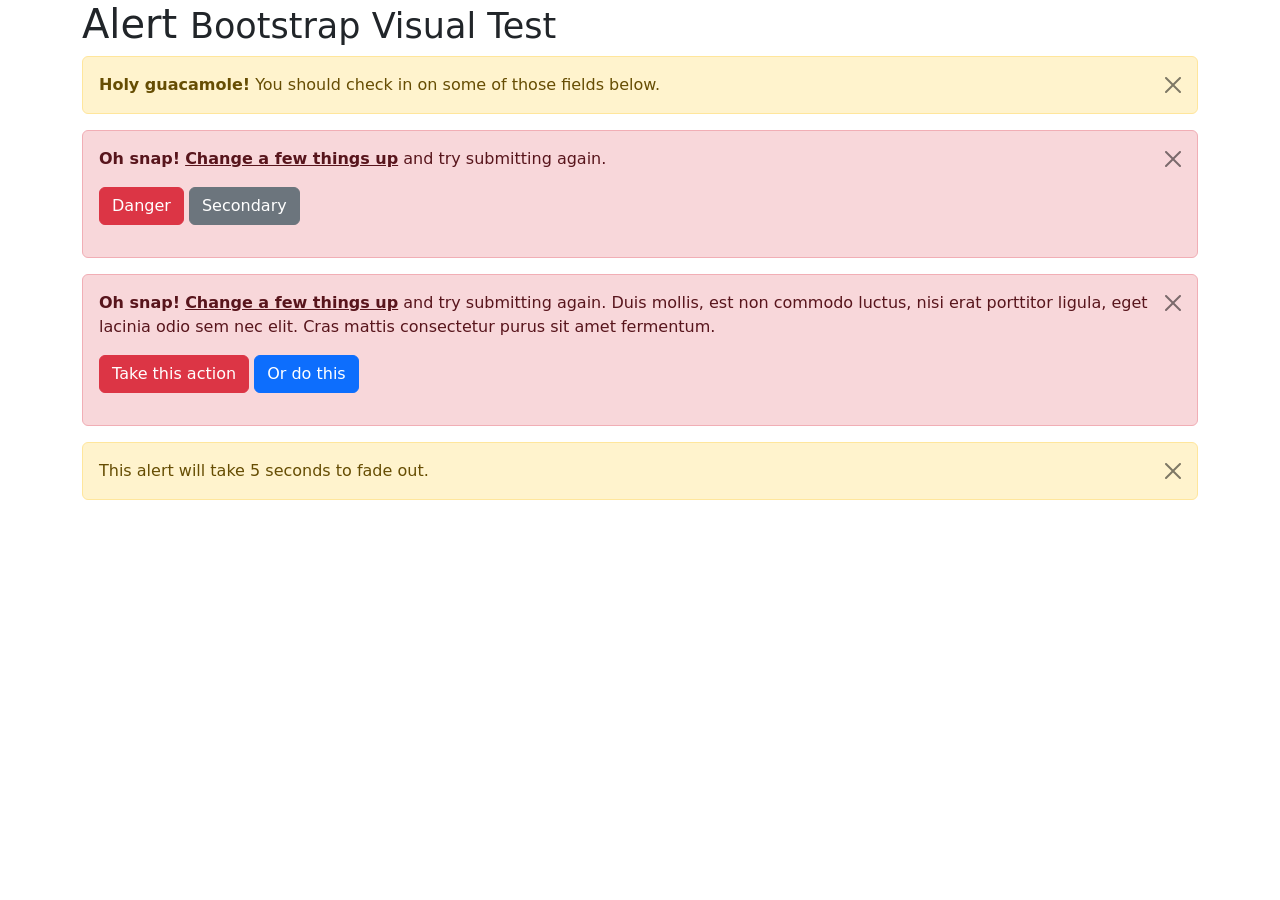
<file: lib/bootstrap/js/tests/visual/alert.html>
<!doctype html>
<html lang="en">
  <head>
    <meta charset="utf-8">
    <meta name="viewport" content="width=device-width, initial-scale=1">
    <link href="../../../dist/css/bootstrap.min.css" rel="stylesheet">
    <title>Alert</title>
  </head>
  <body>
    <div class="container">
      <h1>Alert <small>Bootstrap Visual Test</small></h1>

      <div class="alert alert-warning alert-dismissible fade show" role="alert">
        <button type="button" class="btn-close" data-bs-dismiss="alert" aria-label="Close"></button>
        <strong>Holy guacamole!</strong> You should check in on some of those fields below.
      </div>

      <div class="alert alert-danger alert-dismissible fade show" role="alert">
        <button type="button" class="btn-close" data-bs-dismiss="alert" aria-label="Close"></button>
        <p>
          <strong>Oh snap!</strong> <a href="#" class="alert-link">Change a few things up</a> and try submitting again.
        </p>
        <p>
          <button type="button" class="btn btn-danger">Danger</button>
          <button type="button" class="btn btn-secondary">Secondary</button>
        </p>
      </div>

      <div class="alert alert-danger alert-dismissible fade show" role="alert">
        <button type="button" class="btn-close" data-bs-dismiss="alert" aria-label="Close"></button>
        <p>
          <strong>Oh snap!</strong> <a href="#" class="alert-link">Change a few things up</a> and try submitting again. Duis mollis, est non commodo luctus, nisi erat porttitor ligula, eget lacinia odio sem nec elit. Cras mattis consectetur purus sit amet fermentum.
        </p>
        <p>
          <button type="button" class="btn btn-danger">Take this action</button>
          <button type="button" class="btn btn-primary">Or do this</button>
        </p>
      </div>

      <div class="alert alert-warning alert-dismissible fade show" role="alert" style="transition-duration: 5s;">
        <button type="button" class="btn-close" data-bs-dismiss="alert" aria-label="Close"></button>
        This alert will take 5 seconds to fade out.
      </div>
    </div>

    <script src="../../../dist/js/bootstrap.bundle.js"></script>
  </body>
</html>
</file>
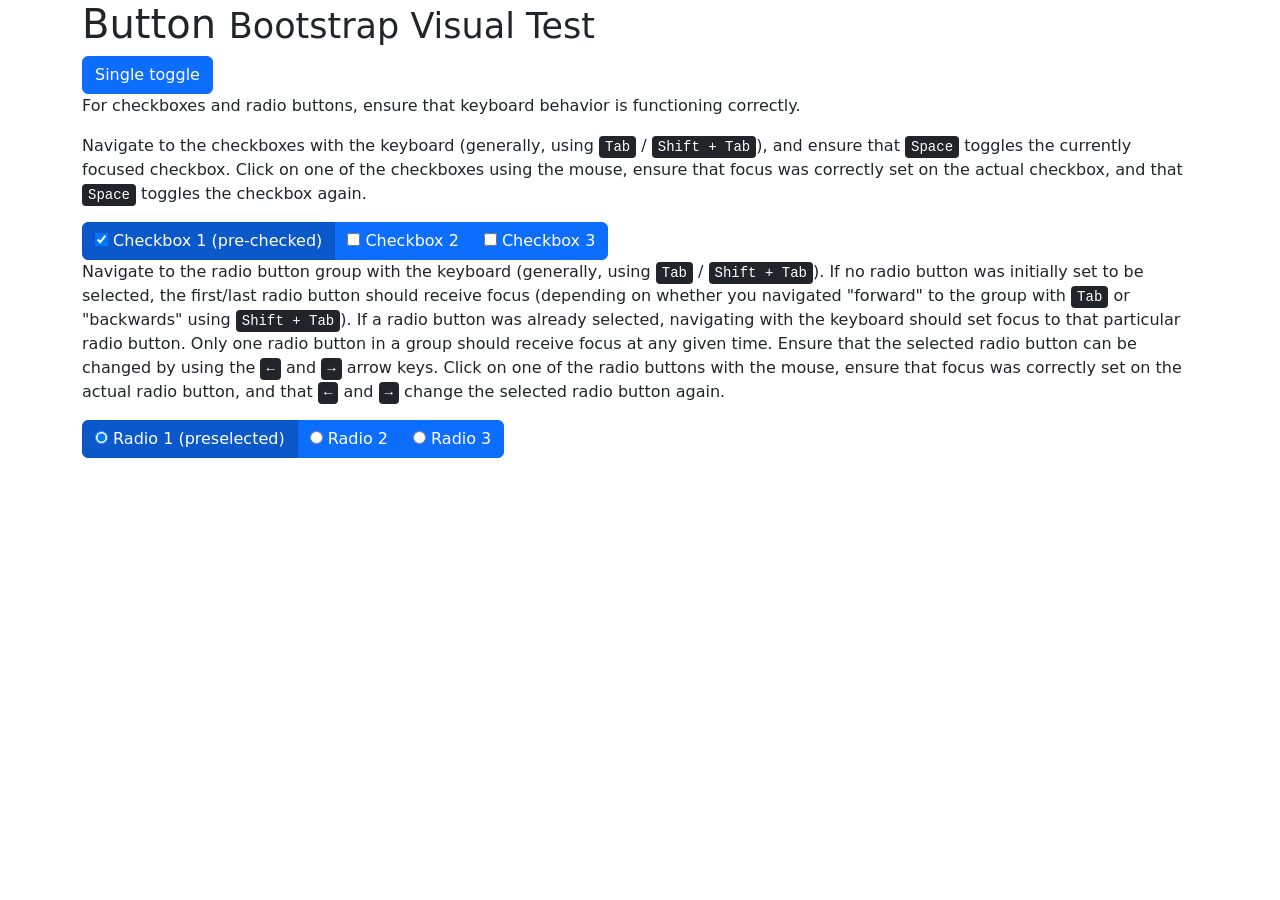
<file: lib/bootstrap/js/tests/visual/button.html>
<!doctype html>
<html lang="en">
  <head>
    <meta charset="utf-8">
    <meta name="viewport" content="width=device-width, initial-scale=1">
    <link href="../../../dist/css/bootstrap.min.css" rel="stylesheet">
    <title>Button</title>
  </head>
  <body>
    <div class="container">
      <h1>Button <small>Bootstrap Visual Test</small></h1>

      <button type="button" class="btn btn-primary" data-bs-toggle="button" aria-pressed="false" autocomplete="off">
        Single toggle
      </button>

      <p>For checkboxes and radio buttons, ensure that keyboard behavior is functioning correctly.</p>
      <p>Navigate to the checkboxes with the keyboard (generally, using <kbd>Tab</kbd> / <kbd><kbd>Shift</kbd> + <kbd>Tab</kbd></kbd>), and ensure that <kbd>Space</kbd> toggles the currently focused checkbox. Click on one of the checkboxes using the mouse, ensure that focus was correctly set on the actual checkbox, and that <kbd>Space</kbd> toggles the checkbox again.</p>

      <div class="btn-group" data-bs-toggle="buttons">
        <label class="btn btn-primary active">
          <input type="checkbox" checked autocomplete="off"> Checkbox 1 (pre-checked)
        </label>
        <label class="btn btn-primary">
          <input type="checkbox" autocomplete="off"> Checkbox 2
        </label>
        <label class="btn btn-primary">
          <input type="checkbox" autocomplete="off"> Checkbox 3
        </label>
      </div>

      <p>Navigate to the radio button group with the keyboard (generally, using <kbd>Tab</kbd> / <kbd><kbd>Shift</kbd> + <kbd>Tab</kbd></kbd>). If no radio button was initially set to be selected, the first/last radio button should receive focus (depending on whether you navigated "forward" to the group with <kbd>Tab</kbd> or "backwards" using <kbd><kbd>Shift</kbd> + <kbd>Tab</kbd></kbd>). If a radio button was already selected, navigating with the keyboard should set focus to that particular radio button. Only one radio button in a group should receive focus at any given time.  Ensure that the selected radio button can be changed by using the <kbd>←</kbd> and <kbd>→</kbd> arrow keys. Click on one of the radio buttons with the mouse,  ensure that focus was correctly set on the actual radio button, and that <kbd>←</kbd> and <kbd>→</kbd> change the selected radio button again.</p>

      <div class="btn-group" data-bs-toggle="buttons">
        <label class="btn btn-primary active">
          <input type="radio" name="options" id="option1" autocomplete="off" checked> Radio 1 (preselected)
        </label>
        <label class="btn btn-primary">
          <input type="radio" name="options" id="option2" autocomplete="off"> Radio 2
        </label>
        <label class="btn btn-primary">
          <input type="radio" name="options" id="option3" autocomplete="off"> Radio 3
        </label>
      </div>
    </div>

    <script src="../../../dist/js/bootstrap.bundle.js"></script>
  </body>
</html>
</file>
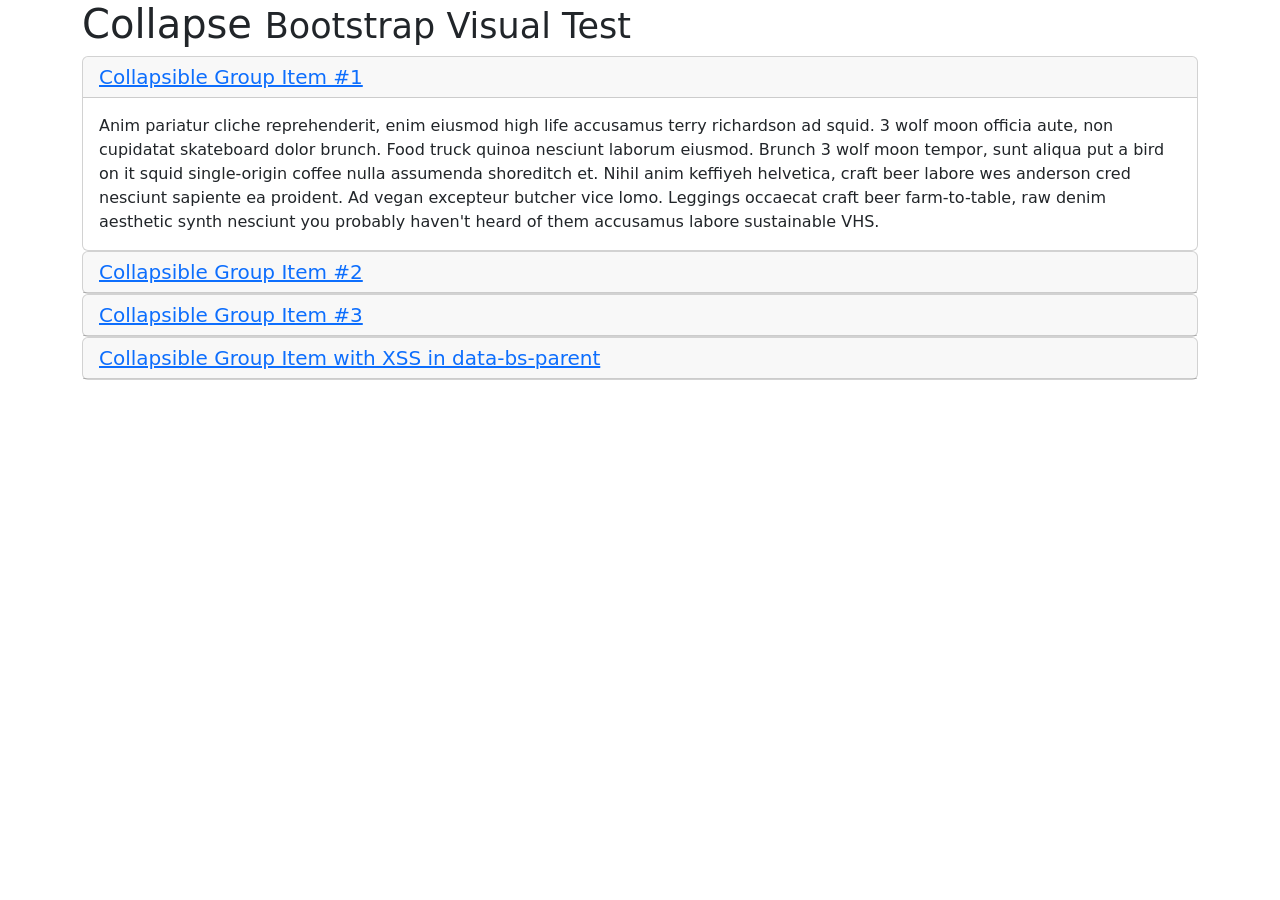
<file: lib/bootstrap/js/tests/visual/collapse.html>
<!doctype html>
<html lang="en">
  <head>
    <meta charset="utf-8">
    <meta name="viewport" content="width=device-width, initial-scale=1">
    <link href="../../../dist/css/bootstrap.min.css" rel="stylesheet">
    <title>Collapse</title>
  </head>
  <body>
    <div class="container">
      <h1>Collapse <small>Bootstrap Visual Test</small></h1>

      <div id="accordion" role="tablist">
        <div class="card" role="presentation">
          <div class="card-header" role="tab" id="headingOne">
            <h5 class="mb-0">
              <a data-bs-toggle="collapse" href="#collapseOne" aria-expanded="true" aria-controls="collapseOne">
                Collapsible Group Item #1
              </a>
            </h5>
          </div>

          <div id="collapseOne" class="collapse show" data-bs-parent="#accordion" role="tabpanel" aria-labelledby="headingOne">
            <div class="card-body">
              Anim pariatur cliche reprehenderit, enim eiusmod high life accusamus terry richardson ad squid. 3 wolf moon officia aute, non cupidatat skateboard dolor brunch. Food truck quinoa nesciunt laborum eiusmod. Brunch 3 wolf moon tempor, sunt aliqua put a bird on it squid single-origin coffee nulla assumenda shoreditch et. Nihil anim keffiyeh helvetica, craft beer labore wes anderson cred nesciunt sapiente ea proident. Ad vegan excepteur butcher vice lomo. Leggings occaecat craft beer farm-to-table, raw denim aesthetic synth nesciunt you probably haven't heard of them accusamus labore sustainable VHS.
            </div>
          </div>
        </div>
        <div class="card" role="presentation">
          <div class="card-header" role="tab" id="headingTwo">
            <h5 class="mb-0">
              <a class="collapsed" data-bs-toggle="collapse" href="#collapseTwo" aria-expanded="false" aria-controls="collapseTwo">
                Collapsible Group Item #2
              </a>
            </h5>
          </div>
          <div id="collapseTwo" class="collapse" data-bs-parent="#accordion" role="tabpanel" aria-labelledby="headingTwo">
            <div class="card-body">
              Anim pariatur cliche reprehenderit, enim eiusmod high life accusamus terry richardson ad squid. 3 wolf moon officia aute, non cupidatat skateboard dolor brunch. Food truck quinoa nesciunt laborum eiusmod. Brunch 3 wolf moon tempor, sunt aliqua put a bird on it squid single-origin coffee nulla assumenda shoreditch et. Nihil anim keffiyeh helvetica, craft beer labore wes anderson cred nesciunt sapiente ea proident. Ad vegan excepteur butcher vice lomo. Leggings occaecat craft beer farm-to-table, raw denim aesthetic synth nesciunt you probably haven't heard of them accusamus labore sustainable VHS.
            </div>
          </div>
        </div>
        <div class="card" role="presentation">
          <div class="card-header" role="tab" id="headingThree">
            <h5 class="mb-0">
              <a class="collapsed" data-bs-toggle="collapse" href="#collapseThree" aria-expanded="false" aria-controls="collapseThree">
                Collapsible Group Item #3
              </a>
            </h5>
          </div>
          <div id="collapseThree" class="collapse" data-bs-parent="#accordion" role="tabpanel" aria-labelledby="headingThree">
            <div class="card-body">
              Anim pariatur cliche reprehenderit, enim eiusmod high life accusamus terry richardson ad squid. 3 wolf moon officia aute, non cupidatat skateboard dolor brunch. Food truck quinoa nesciunt laborum eiusmod. Brunch 3 wolf moon tempor, sunt aliqua put a bird on it squid single-origin coffee nulla assumenda shoreditch et. Nihil anim keffiyeh helvetica, craft beer labore wes anderson cred nesciunt sapiente ea proident. Ad vegan excepteur butcher vice lomo. Leggings occaecat craft beer farm-to-table, raw denim aesthetic synth nesciunt you probably haven't heard of them accusamus labore sustainable VHS.
            </div>
          </div>
        </div>
        <div class="card" role="presentation">
          <div class="card-header" role="tab" id="headingFour">
            <h5 class="mb-0">
              <a class="collapsed" data-bs-toggle="collapse" href="#collapseFour" aria-expanded="false" aria-controls="collapseFour">
                Collapsible Group Item with XSS in data-bs-parent
              </a>
            </h5>
          </div>
          <div id="collapseFour" class="collapse" data-bs-parent="<img src=1 onerror=alert(123)>" role="tabpanel" aria-labelledby="headingFour">
            <div class="card-body">
              Anim pariatur cliche reprehenderit, enim eiusmod high life accusamus terry richardson ad squid. 3 wolf moon officia aute, non cupidatat skateboard dolor brunch. Food truck quinoa nesciunt laborum eiusmod. Brunch 3 wolf moon tempor, sunt aliqua put a bird on it squid single-origin coffee nulla assumenda shoreditch et. Nihil anim keffiyeh helvetica, craft beer labore wes anderson cred nesciunt sapiente ea proident. Ad vegan excepteur butcher vice lomo. Leggings occaecat craft beer farm-to-table, raw denim aesthetic synth nesciunt you probably haven't heard of them accusamus labore sustainable VHS.
            </div>
          </div>
        </div>
      </div>
    </div>

    <script src="../../../dist/js/bootstrap.bundle.js"></script>
  </body>
</html>
</file>
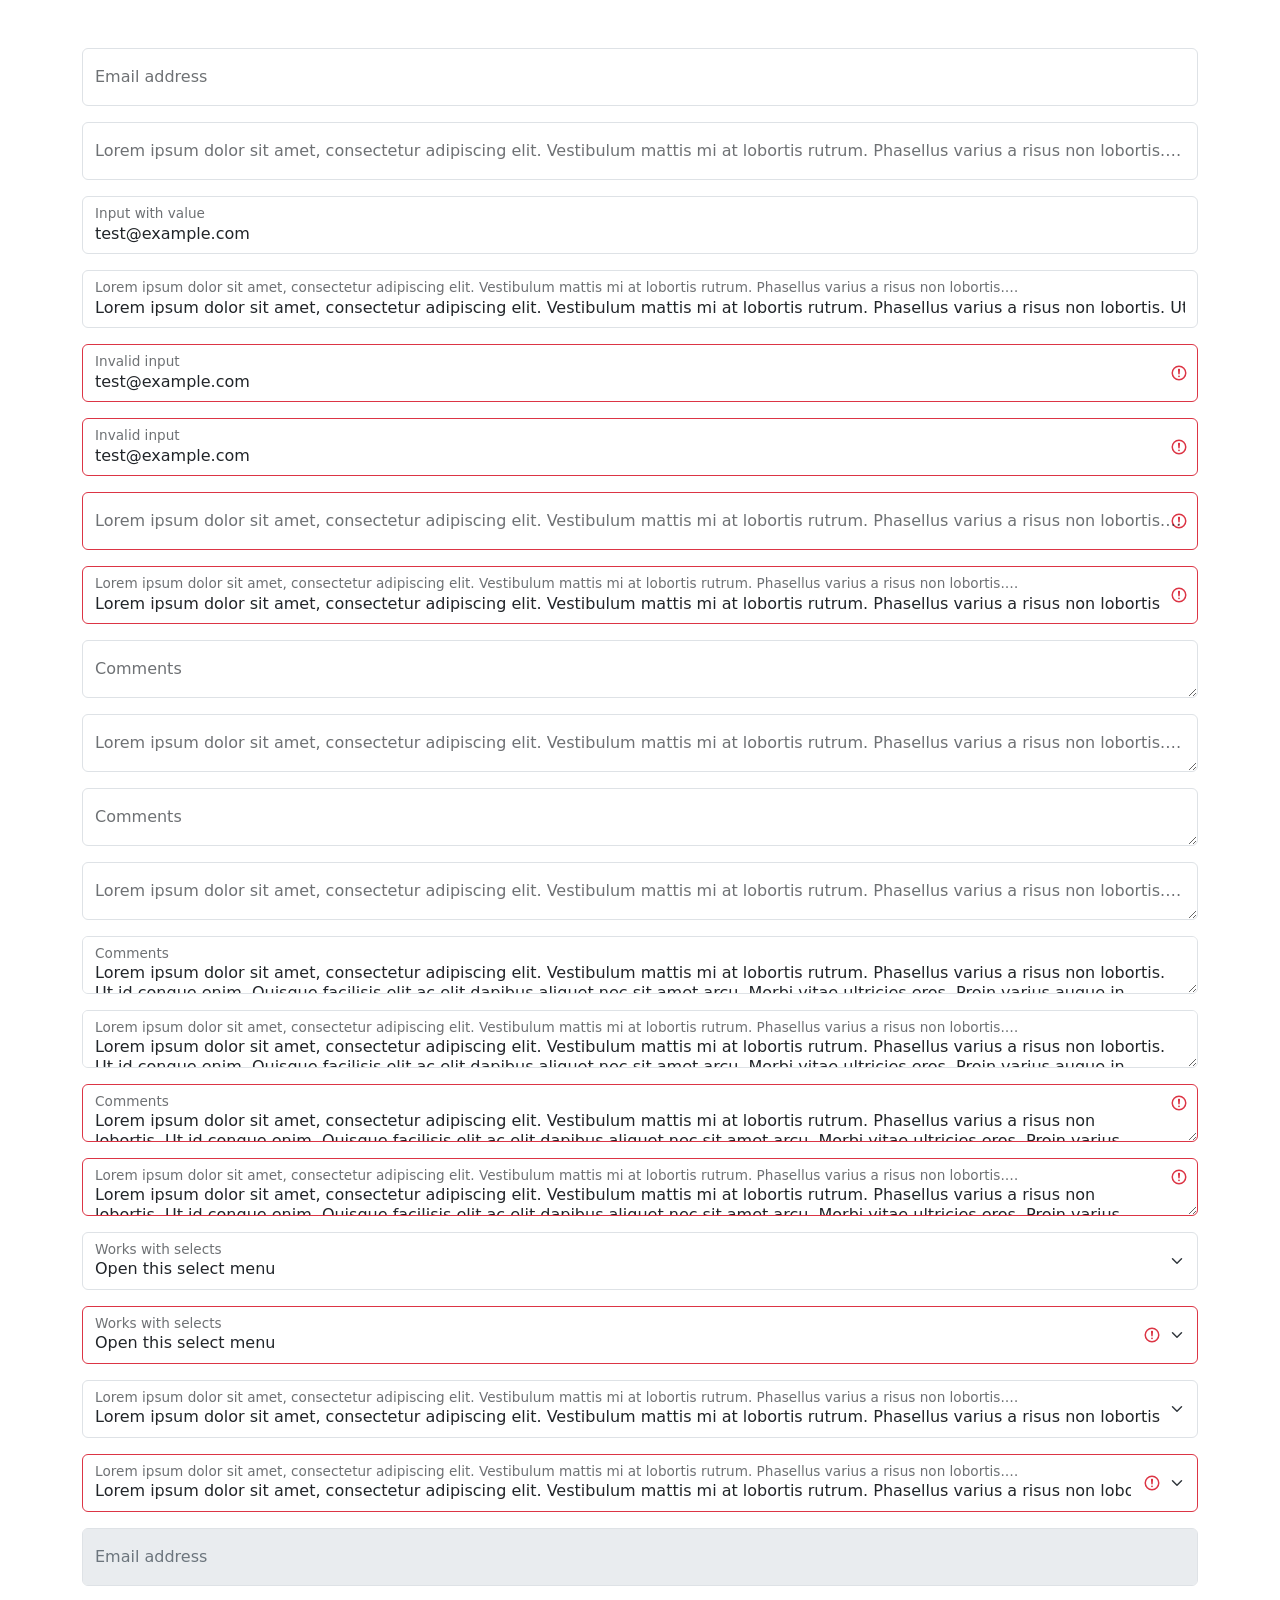
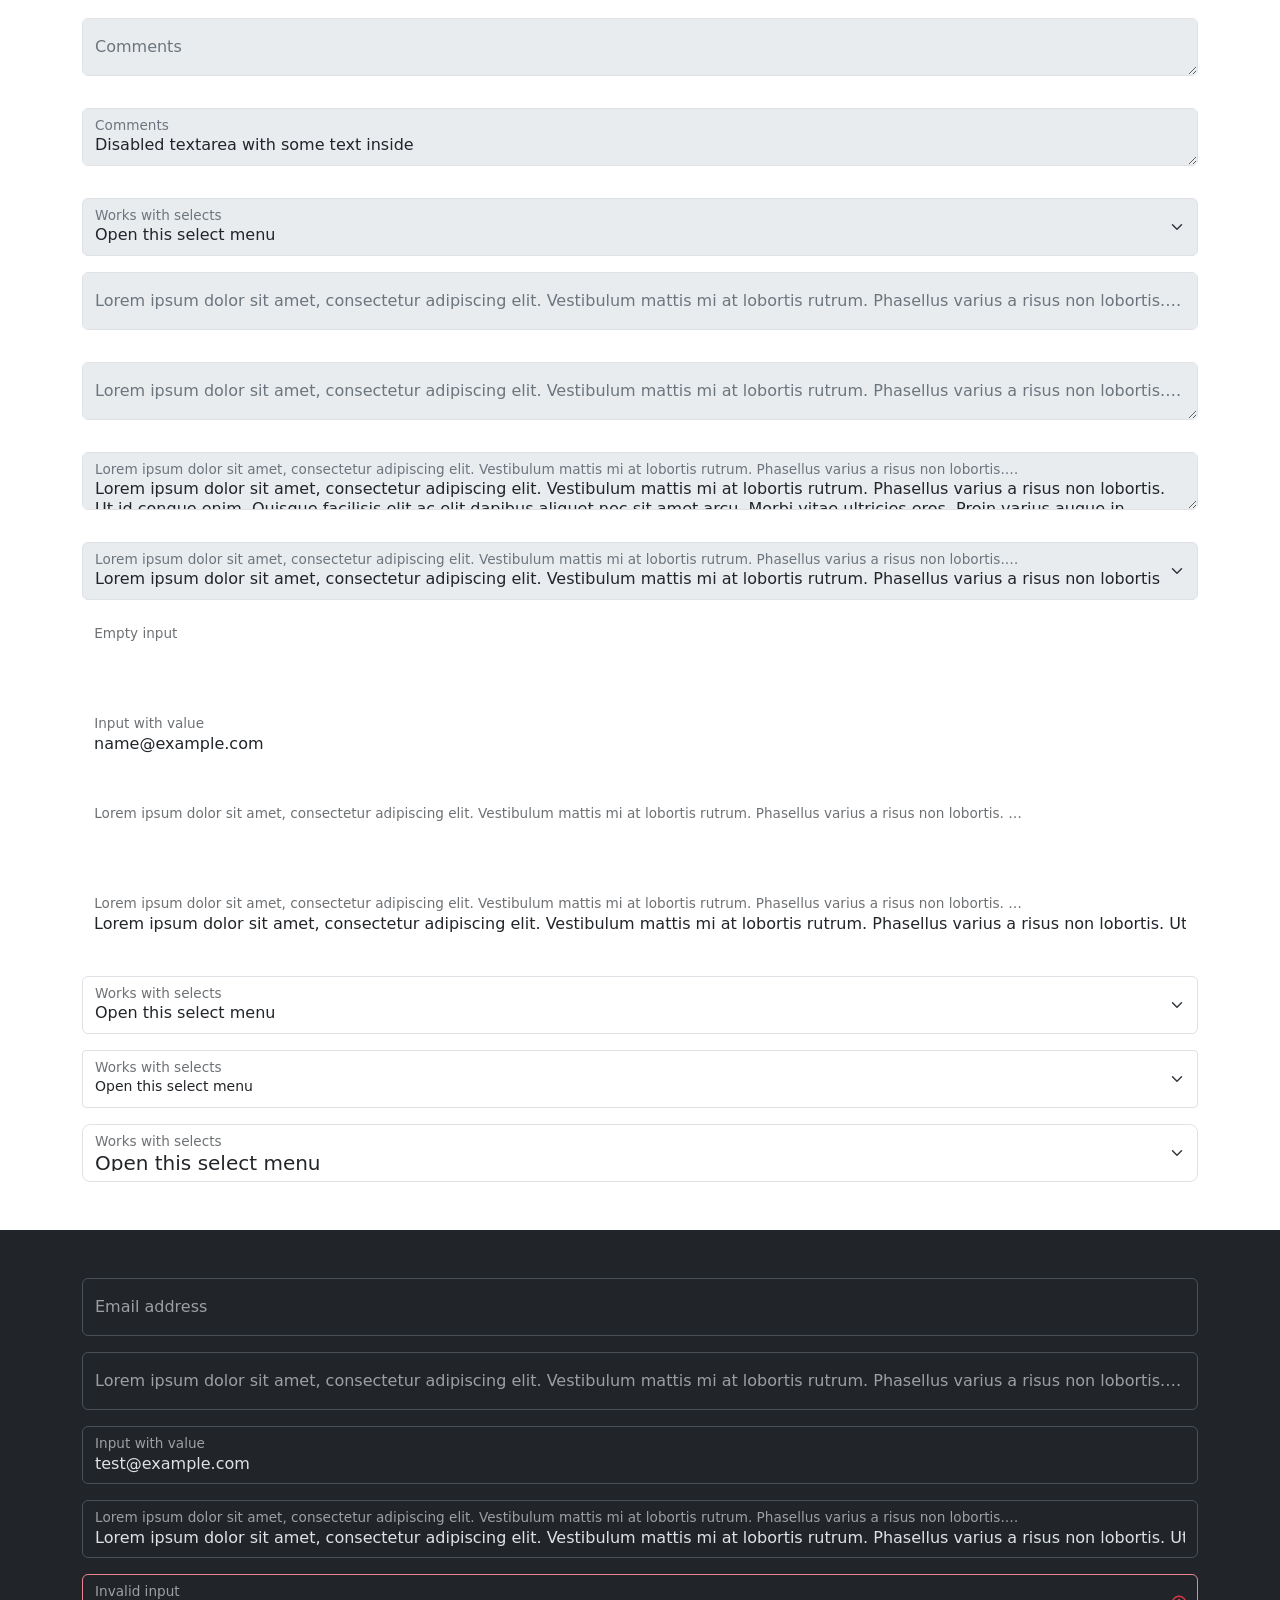
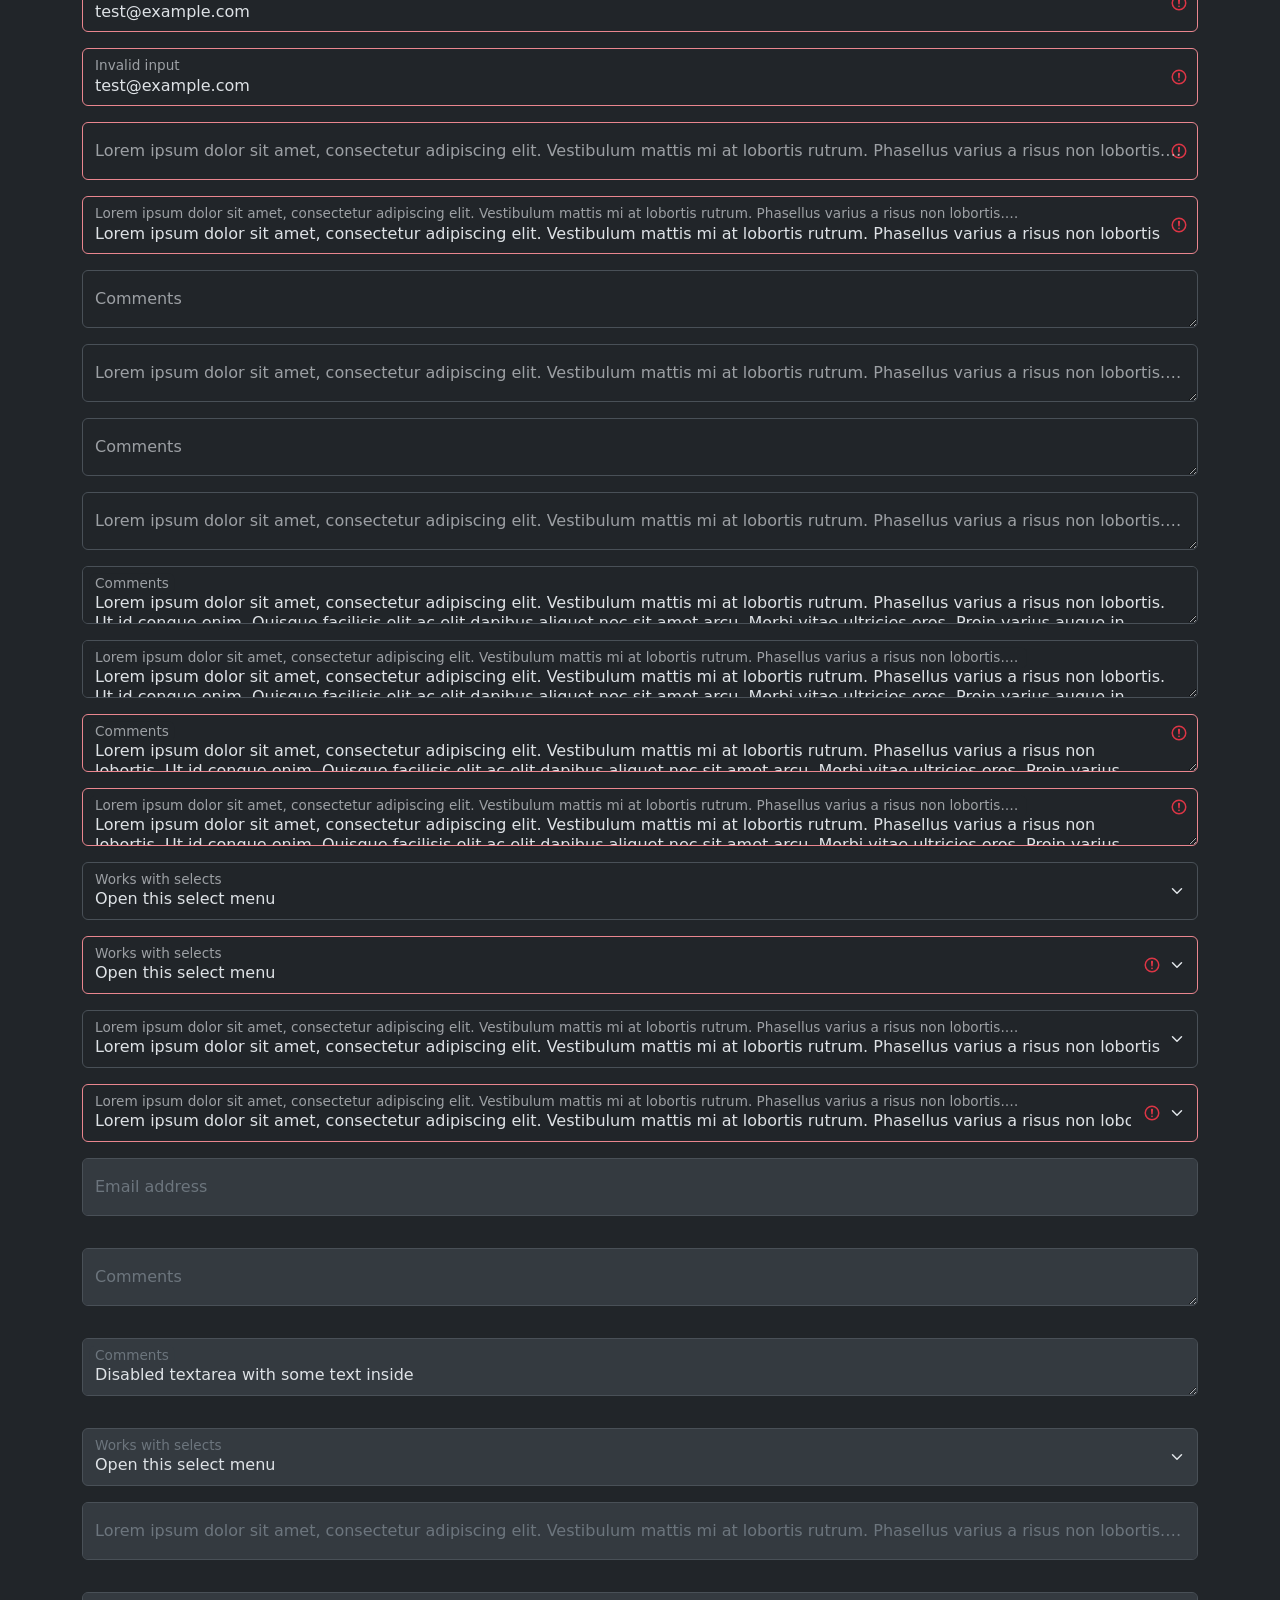
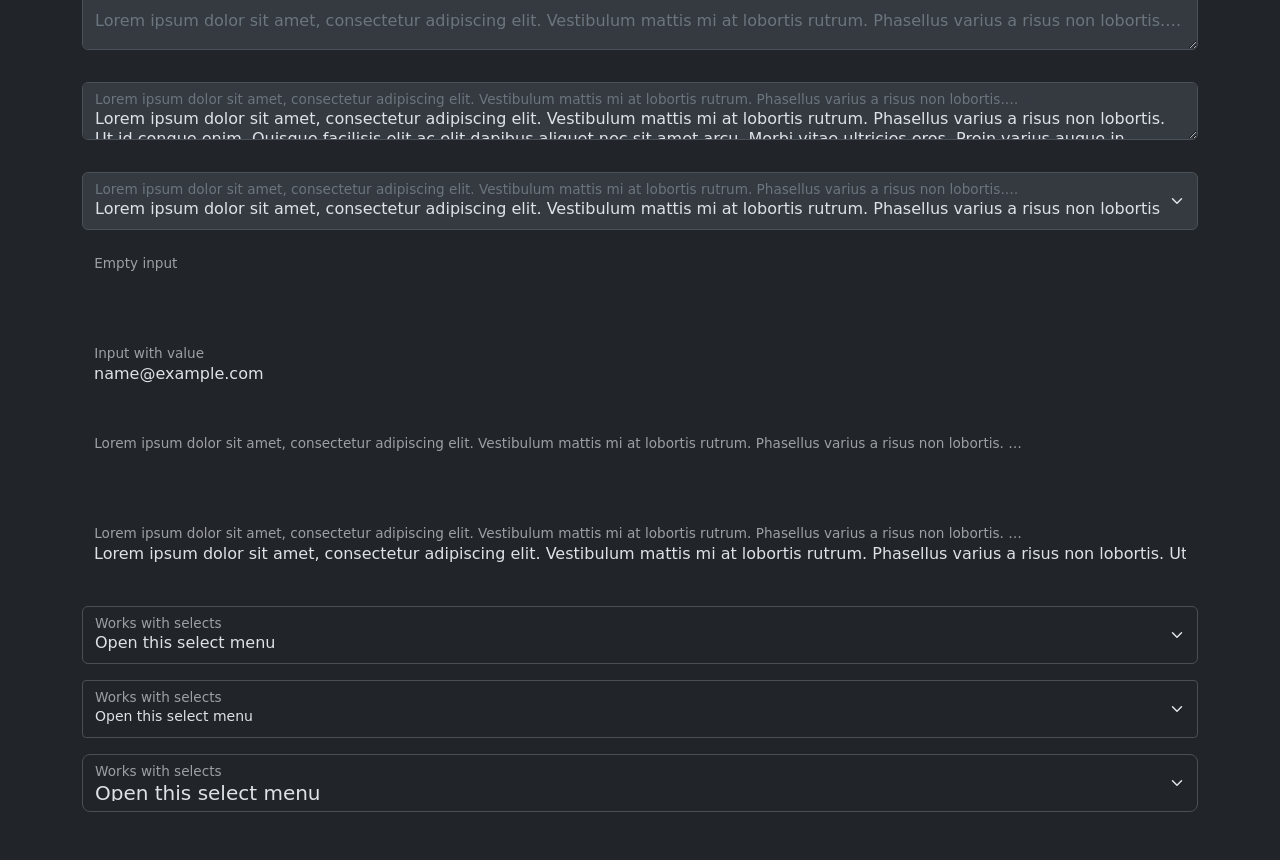
<file: lib/bootstrap/js/tests/visual/floating-label.html>
<!doctype html>
<html lang="zxx">
  <head>
    <meta charset="utf-8">
    <meta name="viewport" content="width=device-width, initial-scale=1">
    <link href="../../../dist/css/bootstrap.min.css" rel="stylesheet">
    <title>Form</title>
    <style></style>
  </head>
  <body>
    <div class="container py-5 d-flex flex-column gap-3">
      <div class="form-floating">
        <input type="email" class="form-control" id="floatingInput" placeholder="name@example.com">
        <label for="floatingInput">Email address</label>
      </div>
      <div class="form-floating">
        <input type="email" class="form-control" id="floatingInput1" placeholder="name@example.com">
        <label for="floatingInput1">Lorem ipsum dolor sit amet, consectetur adipiscing elit. Vestibulum mattis mi at lobortis rutrum. Phasellus varius a risus non lobortis. Ut id congue enim. Quisque facilisis elit ac elit dapibus aliquet nec sit amet arcu. Morbi vitae ultricies eros. Proin varius augue in tristique pretium. Morbi at ullamcorper elit, at ullamcorper massa. Vivamus suscipit quam quis viverra eleifend.</label>
      </div>
      <form class="form-floating">
        <input type="email" class="form-control" id="floatingInputValue" placeholder="name@example.com" value="test@example.com">
        <label for="floatingInputValue">Input with value</label>
      </form>
      <form class="form-floating">
        <input type="email" class="form-control" id="floatingInputValue1" placeholder="name@example.com" value="Lorem ipsum dolor sit amet, consectetur adipiscing elit. Vestibulum mattis mi at lobortis rutrum. Phasellus varius a risus non lobortis. Ut id congue enim. Quisque facilisis elit ac elit dapibus aliquet nec sit amet arcu. Morbi vitae ultricies eros. Proin varius augue in tristique pretium. Morbi at ullamcorper elit, at ullamcorper massa. Vivamus suscipit quam quis viverra eleifend.">
        <label for="floatingInputValue1">Lorem ipsum dolor sit amet, consectetur adipiscing elit. Vestibulum mattis mi at lobortis rutrum. Phasellus varius a risus non lobortis. Ut id congue enim. Quisque facilisis elit ac elit dapibus aliquet nec sit amet arcu. Morbi vitae ultricies eros. Proin varius augue in tristique pretium. Morbi at ullamcorper elit, at ullamcorper massa. Vivamus suscipit quam quis viverra eleifend.</label>
      </form>
      <form class="form-floating">
        <input type="email" class="form-control is-invalid" id="floatingInputInvalid" placeholder="name@example.com" value="test@example.com">
        <label for="floatingInputInvalid">Invalid input</label>
      </form>
      <form class="form-floating">
        <input type="email" class="form-control is-invalid" id="floatingInputInvalid1" placeholder="name@example.com" value="test@example.com">
        <label for="floatingInputInvalid1">Invalid input</label>
      </form>
      <form class="form-floating">
        <input type="email" class="form-control is-invalid" id="floatingInputInvalid2" placeholder="name@example.com">
        <label for="floatingInputInvalid2">Lorem ipsum dolor sit amet, consectetur adipiscing elit. Vestibulum mattis mi at lobortis rutrum. Phasellus varius a risus non lobortis. Ut id congue enim. Quisque facilisis elit ac elit dapibus aliquet nec sit amet arcu. Morbi vitae ultricies eros. Proin varius augue in tristique pretium. Morbi at ullamcorper elit, at ullamcorper massa. Vivamus suscipit quam quis viverra eleifend.</label>
      </form>
      <form class="form-floating">
        <input type="email" class="form-control is-invalid" id="floatingInputInvalid3" placeholder="name@example.com" value="Lorem ipsum dolor sit amet, consectetur adipiscing elit. Vestibulum mattis mi at lobortis rutrum. Phasellus varius a risus non lobortis. Ut id congue enim. Quisque facilisis elit ac elit dapibus aliquet nec sit amet arcu. Morbi vitae ultricies eros. Proin varius augue in tristique pretium. Morbi at ullamcorper elit, at ullamcorper massa. Vivamus suscipit quam quis viverra eleifend.">
        <label for="floatingInputInvalid3">Lorem ipsum dolor sit amet, consectetur adipiscing elit. Vestibulum mattis mi at lobortis rutrum. Phasellus varius a risus non lobortis. Ut id congue enim. Quisque facilisis elit ac elit dapibus aliquet nec sit amet arcu. Morbi vitae ultricies eros. Proin varius augue in tristique pretium. Morbi at ullamcorper elit, at ullamcorper massa. Vivamus suscipit quam quis viverra eleifend.</label>
      </form>
      <div class="form-floating">
        <textarea class="form-control" placeholder="Leave a comment here" id="floatingTextarea"></textarea>
        <label for="floatingTextarea">Comments</label>
      </div>
      <div class="form-floating">
        <textarea class="form-control" placeholder="Leave a comment here" id="floatingTextarea1"></textarea>
        <label for="floatingTextarea1">Lorem ipsum dolor sit amet, consectetur adipiscing elit. Vestibulum mattis mi at lobortis rutrum. Phasellus varius a risus non lobortis. Ut id congue enim. Quisque facilisis elit ac elit dapibus aliquet nec sit amet arcu. Morbi vitae ultricies eros. Proin varius augue in tristique pretium. Morbi at ullamcorper elit, at ullamcorper massa. Vivamus suscipit quam quis viverra eleifend.</label>
      </div>
      <div class="form-floating">
        <textarea class="form-control" placeholder="Leave a comment here" id="floatingTextarea2" style="height: 50px"></textarea>
        <label for="floatingTextarea2">Comments</label>
      </div>
      <div class="form-floating">
        <textarea class="form-control" placeholder="Leave a comment here" id="floatingTextarea3" style="height: 50px"></textarea>
        <label for="floatingTextarea3">Lorem ipsum dolor sit amet, consectetur adipiscing elit. Vestibulum mattis mi at lobortis rutrum. Phasellus varius a risus non lobortis. Ut id congue enim. Quisque facilisis elit ac elit dapibus aliquet nec sit amet arcu. Morbi vitae ultricies eros. Proin varius augue in tristique pretium. Morbi at ullamcorper elit, at ullamcorper massa. Vivamus suscipit quam quis viverra eleifend.</label>
      </div>
      <div class="form-floating">
        <textarea class="form-control" placeholder="Leave a comment here" id="floatingTextarea4" style="height: 50px">Lorem ipsum dolor sit amet, consectetur adipiscing elit. Vestibulum mattis mi at lobortis rutrum. Phasellus varius a risus non lobortis. Ut id congue enim. Quisque facilisis elit ac elit dapibus aliquet nec sit amet arcu. Morbi vitae ultricies eros. Proin varius augue in tristique pretium. Morbi at ullamcorper elit, at ullamcorper massa. Vivamus suscipit quam quis viverra eleifend.</textarea>
        <label for="floatingTextarea4">Comments</label>
      </div>
      <div class="form-floating">
        <textarea class="form-control" placeholder="Leave a comment here" id="floatingTextarea5" style="height: 50px">Lorem ipsum dolor sit amet, consectetur adipiscing elit. Vestibulum mattis mi at lobortis rutrum. Phasellus varius a risus non lobortis. Ut id congue enim. Quisque facilisis elit ac elit dapibus aliquet nec sit amet arcu. Morbi vitae ultricies eros. Proin varius augue in tristique pretium. Morbi at ullamcorper elit, at ullamcorper massa. Vivamus suscipit quam quis viverra eleifend.</textarea>
        <label for="floatingTextarea5">Lorem ipsum dolor sit amet, consectetur adipiscing elit. Vestibulum mattis mi at lobortis rutrum. Phasellus varius a risus non lobortis. Ut id congue enim. Quisque facilisis elit ac elit dapibus aliquet nec sit amet arcu. Morbi vitae ultricies eros. Proin varius augue in tristique pretium. Morbi at ullamcorper elit, at ullamcorper massa. Vivamus suscipit quam quis viverra eleifend.</label>
      </div>
      <div class="form-floating">
        <textarea class="form-control is-invalid" placeholder="Leave a comment here" id="floatingTextarea6" style="height: 50px">Lorem ipsum dolor sit amet, consectetur adipiscing elit. Vestibulum mattis mi at lobortis rutrum. Phasellus varius a risus non lobortis. Ut id congue enim. Quisque facilisis elit ac elit dapibus aliquet nec sit amet arcu. Morbi vitae ultricies eros. Proin varius augue in tristique pretium. Morbi at ullamcorper elit, at ullamcorper massa. Vivamus suscipit quam quis viverra eleifend.</textarea>
        <label for="floatingTextarea6">Comments</label>
      </div>
      <div class="form-floating">
        <textarea class="form-control is-invalid" placeholder="Leave a comment here" id="floatingTextarea7" style="height: 50px">Lorem ipsum dolor sit amet, consectetur adipiscing elit. Vestibulum mattis mi at lobortis rutrum. Phasellus varius a risus non lobortis. Ut id congue enim. Quisque facilisis elit ac elit dapibus aliquet nec sit amet arcu. Morbi vitae ultricies eros. Proin varius augue in tristique pretium. Morbi at ullamcorper elit, at ullamcorper massa. Vivamus suscipit quam quis viverra eleifend.</textarea>
        <label for="floatingTextarea7">Lorem ipsum dolor sit amet, consectetur adipiscing elit. Vestibulum mattis mi at lobortis rutrum. Phasellus varius a risus non lobortis. Ut id congue enim. Quisque facilisis elit ac elit dapibus aliquet nec sit amet arcu. Morbi vitae ultricies eros. Proin varius augue in tristique pretium. Morbi at ullamcorper elit, at ullamcorper massa. Vivamus suscipit quam quis viverra eleifend.</label>
      </div>
      <div class="form-floating">
        <select class="form-select" id="floatingSelect" aria-label="Floating label select example">
          <option selected>Open this select menu</option>
          <option value="1">One</option>
          <option value="2">Two</option>
          <option value="3">Three</option>
        </select>
        <label for="floatingSelect">Works with selects</label>
      </div>
      <div class="form-floating">
        <select class="form-select is-invalid" id="floatingSelect1" aria-label="Floating label select example">
          <option selected>Open this select menu</option>
          <option value="1">One</option>
          <option value="2">Two</option>
          <option value="3">Three</option>
        </select>
        <label for="floatingSelect1">Works with selects</label>
      </div>
      <div class="form-floating">
        <select class="form-select" id="floatingSelect2" aria-label="Floating label select example">
          <option selected>Lorem ipsum dolor sit amet, consectetur adipiscing elit. Vestibulum mattis mi at lobortis rutrum. Phasellus varius a risus non lobortis. Ut id congue enim. Quisque facilisis elit ac elit dapibus aliquet nec sit amet arcu. Morbi vitae ultricies eros. Proin varius augue in tristique pretium. Morbi at ullamcorper elit, at ullamcorper massa. Vivamus suscipit quam quis viverra eleifend.</option>
          <option value="1">Lorem ipsum dolor sit amet, consectetur adipiscing elit. Vestibulum mattis mi at lobortis rutrum. Phasellus varius a risus non lobortis. Ut id congue enim. Quisque facilisis elit ac elit dapibus aliquet nec sit amet arcu. Morbi vitae ultricies eros. Proin varius augue in tristique pretium. Morbi at ullamcorper elit, at ullamcorper massa. Vivamus suscipit quam quis viverra eleifend.</option>
          <option value="2">Lorem ipsum dolor sit amet, consectetur adipiscing elit. Vestibulum mattis mi at lobortis rutrum. Phasellus varius a risus non lobortis. Ut id congue enim. Quisque facilisis elit ac elit dapibus aliquet nec sit amet arcu. Morbi vitae ultricies eros. Proin varius augue in tristique pretium. Morbi at ullamcorper elit, at ullamcorper massa. Vivamus suscipit quam quis viverra eleifend.</option>
          <option value="3">Lorem ipsum dolor sit amet, consectetur adipiscing elit. Vestibulum mattis mi at lobortis rutrum. Phasellus varius a risus non lobortis. Ut id congue enim. Quisque facilisis elit ac elit dapibus aliquet nec sit amet arcu. Morbi vitae ultricies eros. Proin varius augue in tristique pretium. Morbi at ullamcorper elit, at ullamcorper massa. Vivamus suscipit quam quis viverra eleifend.</option>
        </select>
        <label for="floatingSelect2">Lorem ipsum dolor sit amet, consectetur adipiscing elit. Vestibulum mattis mi at lobortis rutrum. Phasellus varius a risus non lobortis. Ut id congue enim. Quisque facilisis elit ac elit dapibus aliquet nec sit amet arcu. Morbi vitae ultricies eros. Proin varius augue in tristique pretium. Morbi at ullamcorper elit, at ullamcorper massa. Vivamus suscipit quam quis viverra eleifend.</label>
      </div>
      <div class="form-floating">
        <select class="form-select is-invalid" id="floatingSelect3" aria-label="Floating label select example">
          <option selected>Lorem ipsum dolor sit amet, consectetur adipiscing elit. Vestibulum mattis mi at lobortis rutrum. Phasellus varius a risus non lobortis. Ut id congue enim. Quisque facilisis elit ac elit dapibus aliquet nec sit amet arcu. Morbi vitae ultricies eros. Proin varius augue in tristique pretium. Morbi at ullamcorper elit, at ullamcorper massa. Vivamus suscipit quam quis viverra eleifend.</option>
          <option value="1">Lorem ipsum dolor sit amet, consectetur adipiscing elit. Vestibulum mattis mi at lobortis rutrum. Phasellus varius a risus non lobortis. Ut id congue enim. Quisque facilisis elit ac elit dapibus aliquet nec sit amet arcu. Morbi vitae ultricies eros. Proin varius augue in tristique pretium. Morbi at ullamcorper elit, at ullamcorper massa. Vivamus suscipit quam quis viverra eleifend.</option>
          <option value="2">Lorem ipsum dolor sit amet, consectetur adipiscing elit. Vestibulum mattis mi at lobortis rutrum. Phasellus varius a risus non lobortis. Ut id congue enim. Quisque facilisis elit ac elit dapibus aliquet nec sit amet arcu. Morbi vitae ultricies eros. Proin varius augue in tristique pretium. Morbi at ullamcorper elit, at ullamcorper massa. Vivamus suscipit quam quis viverra eleifend.</option>
          <option value="3">Lorem ipsum dolor sit amet, consectetur adipiscing elit. Vestibulum mattis mi at lobortis rutrum. Phasellus varius a risus non lobortis. Ut id congue enim. Quisque facilisis elit ac elit dapibus aliquet nec sit amet arcu. Morbi vitae ultricies eros. Proin varius augue in tristique pretium. Morbi at ullamcorper elit, at ullamcorper massa. Vivamus suscipit quam quis viverra eleifend.</option>
        </select>
        <label for="floatingSelect3">Lorem ipsum dolor sit amet, consectetur adipiscing elit. Vestibulum mattis mi at lobortis rutrum. Phasellus varius a risus non lobortis. Ut id congue enim. Quisque facilisis elit ac elit dapibus aliquet nec sit amet arcu. Morbi vitae ultricies eros. Proin varius augue in tristique pretium. Morbi at ullamcorper elit, at ullamcorper massa. Vivamus suscipit quam quis viverra eleifend.</label>
      </div>
      <div class="form-floating mb-3">
        <input type="email" class="form-control" id="floatingInputDisabled" placeholder="name@example.com" disabled>
        <label for="floatingInputDisabled">Email address</label>
      </div>
      <div class="form-floating mb-3">
        <textarea class="form-control" placeholder="Leave a comment here" id="floatingTextareaDisabled" disabled></textarea>
        <label for="floatingTextareaDisabled">Comments</label>
      </div>
      <div class="form-floating mb-3">
        <textarea class="form-control" placeholder="Leave a comment here" id="floatingTextareaDisabled1" style="height: 50px" disabled>Disabled textarea with some text inside</textarea>
        <label for="floatingTextareaDisabled1">Comments</label>
      </div>
      <div class="form-floating">
        <select class="form-select" id="floatingSelectDisabled" aria-label="Floating label disabled select example" disabled>
          <option selected>Open this select menu</option>
          <option value="1">One</option>
          <option value="2">Two</option>
          <option value="3">Three</option>
        </select>
        <label for="floatingSelectDisabled">Works with selects</label>
      </div>
      <div class="form-floating mb-3">
        <input type="email" class="form-control" id="floatingInputDisabled1" placeholder="name@example.com" disabled>
        <label for="floatingInputDisabled1">Lorem ipsum dolor sit amet, consectetur adipiscing elit. Vestibulum mattis mi at lobortis rutrum. Phasellus varius a risus non lobortis. Ut id congue enim. Quisque facilisis elit ac elit dapibus aliquet nec sit amet arcu. Morbi vitae ultricies eros. Proin varius augue in tristique pretium. Morbi at ullamcorper elit, at ullamcorper massa. Vivamus suscipit quam quis viverra eleifend.</label>
      </div>
      <div class="form-floating mb-3">
        <textarea class="form-control" placeholder="Leave a comment here" id="floatingTextareaDisabled2" disabled></textarea>
        <label for="floatingTextareaDisabled2">Lorem ipsum dolor sit amet, consectetur adipiscing elit. Vestibulum mattis mi at lobortis rutrum. Phasellus varius a risus non lobortis. Ut id congue enim. Quisque facilisis elit ac elit dapibus aliquet nec sit amet arcu. Morbi vitae ultricies eros. Proin varius augue in tristique pretium. Morbi at ullamcorper elit, at ullamcorper massa. Vivamus suscipit quam quis viverra eleifend.</label>
      </div>
      <div class="form-floating mb-3">
        <textarea class="form-control" placeholder="Leave a comment here" id="floatingTextareaDisabled3" style="height: 50px" disabled>Lorem ipsum dolor sit amet, consectetur adipiscing elit. Vestibulum mattis mi at lobortis rutrum. Phasellus varius a risus non lobortis. Ut id congue enim. Quisque facilisis elit ac elit dapibus aliquet nec sit amet arcu. Morbi vitae ultricies eros. Proin varius augue in tristique pretium. Morbi at ullamcorper elit, at ullamcorper massa. Vivamus suscipit quam quis viverra eleifend.</textarea>
        <label for="floatingTextareaDisabled3">Lorem ipsum dolor sit amet, consectetur adipiscing elit. Vestibulum mattis mi at lobortis rutrum. Phasellus varius a risus non lobortis. Ut id congue enim. Quisque facilisis elit ac elit dapibus aliquet nec sit amet arcu. Morbi vitae ultricies eros. Proin varius augue in tristique pretium. Morbi at ullamcorper elit, at ullamcorper massa. Vivamus suscipit quam quis viverra eleifend.</label>
      </div>
      <div class="form-floating">
        <select class="form-select" id="floatingSelectDisabled1" aria-label="Floating label disabled select example" disabled>
          <option selected>Lorem ipsum dolor sit amet, consectetur adipiscing elit. Vestibulum mattis mi at lobortis rutrum. Phasellus varius a risus non lobortis. Ut id congue enim. Quisque facilisis elit ac elit dapibus aliquet nec sit amet arcu. Morbi vitae ultricies eros. Proin varius augue in tristique pretium. Morbi at ullamcorper elit, at ullamcorper massa. Vivamus suscipit quam quis viverra eleifend.</option>
          <option value="1">Lorem ipsum dolor sit amet, consectetur adipiscing elit. Vestibulum mattis mi at lobortis rutrum. Phasellus varius a risus non lobortis. Ut id congue enim. Quisque facilisis elit ac elit dapibus aliquet nec sit amet arcu. Morbi vitae ultricies eros. Proin varius augue in tristique pretium. Morbi at ullamcorper elit, at ullamcorper massa. Vivamus suscipit quam quis viverra eleifend.</option>
          <option value="2">Lorem ipsum dolor sit amet, consectetur adipiscing elit. Vestibulum mattis mi at lobortis rutrum. Phasellus varius a risus non lobortis. Ut id congue enim. Quisque facilisis elit ac elit dapibus aliquet nec sit amet arcu. Morbi vitae ultricies eros. Proin varius augue in tristique pretium. Morbi at ullamcorper elit, at ullamcorper massa. Vivamus suscipit quam quis viverra eleifend.</option>
          <option value="3">Lorem ipsum dolor sit amet, consectetur adipiscing elit. Vestibulum mattis mi at lobortis rutrum. Phasellus varius a risus non lobortis. Ut id congue enim. Quisque facilisis elit ac elit dapibus aliquet nec sit amet arcu. Morbi vitae ultricies eros. Proin varius augue in tristique pretium. Morbi at ullamcorper elit, at ullamcorper massa. Vivamus suscipit quam quis viverra eleifend.</option>
        </select>
        <label for="floatingSelectDisabled1">Lorem ipsum dolor sit amet, consectetur adipiscing elit. Vestibulum mattis mi at lobortis rutrum. Phasellus varius a risus non lobortis. Ut id congue enim. Quisque facilisis elit ac elit dapibus aliquet nec sit amet arcu. Morbi vitae ultricies eros. Proin varius augue in tristique pretium. Morbi at ullamcorper elit, at ullamcorper massa. Vivamus suscipit quam quis viverra eleifend.</label>
      </div>
      <div class="form-floating mb-3">
        <input type="email" readonly class="form-control-plaintext" id="floatingEmptyPlaintextInput" placeholder="name@example.com">
        <label for="floatingEmptyPlaintextInput">Empty input</label>
      </div>
      <div class="form-floating mb-3">
        <input type="email" readonly class="form-control-plaintext" id="floatingPlaintextInput" placeholder="name@example.com" value="name@example.com">
        <label for="floatingPlaintextInput">Input with value</label>
      </div>
      <div class="form-floating mb-3">
        <input type="email" readonly class="form-control-plaintext" id="floatingEmptyPlaintextInput1" placeholder="name@example.com">
        <label for="floatingEmptyPlaintextInput1">Lorem ipsum dolor sit amet, consectetur adipiscing elit. Vestibulum mattis mi at lobortis rutrum. Phasellus varius a risus non lobortis. Ut id congue enim. Quisque facilisis elit ac elit dapibus aliquet nec sit amet arcu. Morbi vitae ultricies eros. Proin varius augue in tristique pretium. Morbi at ullamcorper elit, at ullamcorper massa. Vivamus suscipit quam quis viverra eleifend.</label>
      </div>
      <div class="form-floating mb-3">
        <input type="email" readonly class="form-control-plaintext" id="floatingPlaintextInput1" placeholder="name@example.com" value="Lorem ipsum dolor sit amet, consectetur adipiscing elit. Vestibulum mattis mi at lobortis rutrum. Phasellus varius a risus non lobortis. Ut id congue enim. Quisque facilisis elit ac elit dapibus aliquet nec sit amet arcu. Morbi vitae ultricies eros. Proin varius augue in tristique pretium. Morbi at ullamcorper elit, at ullamcorper massa. Vivamus suscipit quam quis viverra eleifend.">
        <label for="floatingPlaintextInput1">Lorem ipsum dolor sit amet, consectetur adipiscing elit. Vestibulum mattis mi at lobortis rutrum. Phasellus varius a risus non lobortis. Ut id congue enim. Quisque facilisis elit ac elit dapibus aliquet nec sit amet arcu. Morbi vitae ultricies eros. Proin varius augue in tristique pretium. Morbi at ullamcorper elit, at ullamcorper massa. Vivamus suscipit quam quis viverra eleifend.</label>
      </div>
      <!--Compare form-select rendering depending on the size-->
      <div class="form-floating">
        <select class="form-select" id="floatingSelectRegular" aria-label="Floating label select example">
          <option selected="">Open this select menu</option>
          <option value="1">One</option>
          <option value="2">Two</option>
          <option value="3">Three</option>
        </select>
        <label for="floatingSelectRegular">Works with selects</label>
      </div>
      <div class="form-floating">
        <select class="form-select form-select-sm" id="floatingSelectSmall" aria-label="Floating label select example">
          <option selected="">Open this select menu</option>
          <option value="1">One</option>
          <option value="2">Two</option>
          <option value="3">Three</option>
        </select>
        <label for="floatingSelectSmall">Works with selects</label>
      </div>
      <div class="form-floating">
        <select class="form-select form-select-lg" id="floatingSelectLarge" aria-label="Floating label select example">
          <option selected="">Open this select menu</option>
          <option value="1">One</option>
          <option value="2">Two</option>
          <option value="3">Three</option>
        </select>
        <label for="floatingSelectLarge">Works with selects</label>
      </div>
    </div>

    <div class="container-fluid bg-body" data-bs-theme="dark">
      <div class="container py-5 d-flex flex-column gap-3">
        <div class="form-floating">
          <input type="email" class="form-control" id="floatingInput2" placeholder="name@example.com">
          <label for="floatingInput2">Email address</label>
        </div>
        <div class="form-floating">
          <input type="email" class="form-control" id="floatingInput3" placeholder="name@example.com">
          <label for="floatingInput3">Lorem ipsum dolor sit amet, consectetur adipiscing elit. Vestibulum mattis mi at lobortis rutrum. Phasellus varius a risus non lobortis. Ut id congue enim. Quisque facilisis elit ac elit dapibus aliquet nec sit amet arcu. Morbi vitae ultricies eros. Proin varius augue in tristique pretium. Morbi at ullamcorper elit, at ullamcorper massa. Vivamus suscipit quam quis viverra eleifend.</label>
        </div>
        <form class="form-floating">
          <input type="email" class="form-control" id="floatingInputValue2" placeholder="name@example.com" value="test@example.com">
          <label for="floatingInputValue2">Input with value</label>
        </form>
        <form class="form-floating">
          <input type="email" class="form-control" id="floatingInputValue3" placeholder="name@example.com" value="Lorem ipsum dolor sit amet, consectetur adipiscing elit. Vestibulum mattis mi at lobortis rutrum. Phasellus varius a risus non lobortis. Ut id congue enim. Quisque facilisis elit ac elit dapibus aliquet nec sit amet arcu. Morbi vitae ultricies eros. Proin varius augue in tristique pretium. Morbi at ullamcorper elit, at ullamcorper massa. Vivamus suscipit quam quis viverra eleifend.">
          <label for="floatingInputValue3">Lorem ipsum dolor sit amet, consectetur adipiscing elit. Vestibulum mattis mi at lobortis rutrum. Phasellus varius a risus non lobortis. Ut id congue enim. Quisque facilisis elit ac elit dapibus aliquet nec sit amet arcu. Morbi vitae ultricies eros. Proin varius augue in tristique pretium. Morbi at ullamcorper elit, at ullamcorper massa. Vivamus suscipit quam quis viverra eleifend.</label>
        </form>
        <form class="form-floating">
          <input type="email" class="form-control is-invalid" id="floatingInputInvalid4" placeholder="name@example.com" value="test@example.com">
          <label for="floatingInputInvalid4">Invalid input</label>
        </form>
        <form class="form-floating">
          <input type="email" class="form-control is-invalid" id="floatingInputInvalid5" placeholder="name@example.com" value="test@example.com">
          <label for="floatingInputInvalid5">Invalid input</label>
        </form>
        <form class="form-floating">
          <input type="email" class="form-control is-invalid" id="floatingInputInvalid6" placeholder="name@example.com">
          <label for="floatingInputInvalid6">Lorem ipsum dolor sit amet, consectetur adipiscing elit. Vestibulum mattis mi at lobortis rutrum. Phasellus varius a risus non lobortis. Ut id congue enim. Quisque facilisis elit ac elit dapibus aliquet nec sit amet arcu. Morbi vitae ultricies eros. Proin varius augue in tristique pretium. Morbi at ullamcorper elit, at ullamcorper massa. Vivamus suscipit quam quis viverra eleifend.</label>
        </form>
        <form class="form-floating">
          <input type="email" class="form-control is-invalid" id="floatingInputInvalid7" placeholder="name@example.com" value="Lorem ipsum dolor sit amet, consectetur adipiscing elit. Vestibulum mattis mi at lobortis rutrum. Phasellus varius a risus non lobortis. Ut id congue enim. Quisque facilisis elit ac elit dapibus aliquet nec sit amet arcu. Morbi vitae ultricies eros. Proin varius augue in tristique pretium. Morbi at ullamcorper elit, at ullamcorper massa. Vivamus suscipit quam quis viverra eleifend.">
          <label for="floatingInputInvalid7">Lorem ipsum dolor sit amet, consectetur adipiscing elit. Vestibulum mattis mi at lobortis rutrum. Phasellus varius a risus non lobortis. Ut id congue enim. Quisque facilisis elit ac elit dapibus aliquet nec sit amet arcu. Morbi vitae ultricies eros. Proin varius augue in tristique pretium. Morbi at ullamcorper elit, at ullamcorper massa. Vivamus suscipit quam quis viverra eleifend.</label>
        </form>
        <div class="form-floating">
          <textarea class="form-control" placeholder="Leave a comment here" id="floatingTextarea8"></textarea>
          <label for="floatingTextarea8">Comments</label>
        </div>
        <div class="form-floating">
          <textarea class="form-control" placeholder="Leave a comment here" id="floatingTextarea9"></textarea>
          <label for="floatingTextarea9">Lorem ipsum dolor sit amet, consectetur adipiscing elit. Vestibulum mattis mi at lobortis rutrum. Phasellus varius a risus non lobortis. Ut id congue enim. Quisque facilisis elit ac elit dapibus aliquet nec sit amet arcu. Morbi vitae ultricies eros. Proin varius augue in tristique pretium. Morbi at ullamcorper elit, at ullamcorper massa. Vivamus suscipit quam quis viverra eleifend.</label>
        </div>
        <div class="form-floating">
          <textarea class="form-control" placeholder="Leave a comment here" id="floatingTextarea10" style="height: 50px"></textarea>
          <label for="floatingTextarea10">Comments</label>
        </div>
        <div class="form-floating">
          <textarea class="form-control" placeholder="Leave a comment here" id="floatingTextarea11" style="height: 50px"></textarea>
          <label for="floatingTextarea11">Lorem ipsum dolor sit amet, consectetur adipiscing elit. Vestibulum mattis mi at lobortis rutrum. Phasellus varius a risus non lobortis. Ut id congue enim. Quisque facilisis elit ac elit dapibus aliquet nec sit amet arcu. Morbi vitae ultricies eros. Proin varius augue in tristique pretium. Morbi at ullamcorper elit, at ullamcorper massa. Vivamus suscipit quam quis viverra eleifend.</label>
        </div>
        <div class="form-floating">
          <textarea class="form-control" placeholder="Leave a comment here" id="floatingTextarea12" style="height: 50px">Lorem ipsum dolor sit amet, consectetur adipiscing elit. Vestibulum mattis mi at lobortis rutrum. Phasellus varius a risus non lobortis. Ut id congue enim. Quisque facilisis elit ac elit dapibus aliquet nec sit amet arcu. Morbi vitae ultricies eros. Proin varius augue in tristique pretium. Morbi at ullamcorper elit, at ullamcorper massa. Vivamus suscipit quam quis viverra eleifend.</textarea>
          <label for="floatingTextarea12">Comments</label>
        </div>
        <div class="form-floating">
          <textarea class="form-control" placeholder="Leave a comment here" id="floatingTextarea13" style="height: 50px">Lorem ipsum dolor sit amet, consectetur adipiscing elit. Vestibulum mattis mi at lobortis rutrum. Phasellus varius a risus non lobortis. Ut id congue enim. Quisque facilisis elit ac elit dapibus aliquet nec sit amet arcu. Morbi vitae ultricies eros. Proin varius augue in tristique pretium. Morbi at ullamcorper elit, at ullamcorper massa. Vivamus suscipit quam quis viverra eleifend.</textarea>
          <label for="floatingTextarea13">Lorem ipsum dolor sit amet, consectetur adipiscing elit. Vestibulum mattis mi at lobortis rutrum. Phasellus varius a risus non lobortis. Ut id congue enim. Quisque facilisis elit ac elit dapibus aliquet nec sit amet arcu. Morbi vitae ultricies eros. Proin varius augue in tristique pretium. Morbi at ullamcorper elit, at ullamcorper massa. Vivamus suscipit quam quis viverra eleifend.</label>
        </div>
        <div class="form-floating">
          <textarea class="form-control is-invalid" placeholder="Leave a comment here" id="floatingTextarea14" style="height: 50px">Lorem ipsum dolor sit amet, consectetur adipiscing elit. Vestibulum mattis mi at lobortis rutrum. Phasellus varius a risus non lobortis. Ut id congue enim. Quisque facilisis elit ac elit dapibus aliquet nec sit amet arcu. Morbi vitae ultricies eros. Proin varius augue in tristique pretium. Morbi at ullamcorper elit, at ullamcorper massa. Vivamus suscipit quam quis viverra eleifend.</textarea>
          <label for="floatingTextarea14">Comments</label>
        </div>
        <div class="form-floating">
          <textarea class="form-control is-invalid" placeholder="Leave a comment here" id="floatingTextarea15" style="height: 50px">Lorem ipsum dolor sit amet, consectetur adipiscing elit. Vestibulum mattis mi at lobortis rutrum. Phasellus varius a risus non lobortis. Ut id congue enim. Quisque facilisis elit ac elit dapibus aliquet nec sit amet arcu. Morbi vitae ultricies eros. Proin varius augue in tristique pretium. Morbi at ullamcorper elit, at ullamcorper massa. Vivamus suscipit quam quis viverra eleifend.</textarea>
          <label for="floatingTextarea15">Lorem ipsum dolor sit amet, consectetur adipiscing elit. Vestibulum mattis mi at lobortis rutrum. Phasellus varius a risus non lobortis. Ut id congue enim. Quisque facilisis elit ac elit dapibus aliquet nec sit amet arcu. Morbi vitae ultricies eros. Proin varius augue in tristique pretium. Morbi at ullamcorper elit, at ullamcorper massa. Vivamus suscipit quam quis viverra eleifend.</label>
        </div>
        <div class="form-floating">
          <select class="form-select" id="floatingSelect4" aria-label="Floating label select example">
            <option selected>Open this select menu</option>
            <option value="1">One</option>
            <option value="2">Two</option>
            <option value="3">Three</option>
          </select>
          <label for="floatingSelect4">Works with selects</label>
        </div>
        <div class="form-floating">
          <select class="form-select is-invalid" id="floatingSelect5" aria-label="Floating label select example">
            <option selected>Open this select menu</option>
            <option value="1">One</option>
            <option value="2">Two</option>
            <option value="3">Three</option>
          </select>
          <label for="floatingSelect5">Works with selects</label>
        </div>
        <div class="form-floating">
          <select class="form-select" id="floatingSelect6" aria-label="Floating label select example">
            <option selected>Lorem ipsum dolor sit amet, consectetur adipiscing elit. Vestibulum mattis mi at lobortis rutrum. Phasellus varius a risus non lobortis. Ut id congue enim. Quisque facilisis elit ac elit dapibus aliquet nec sit amet arcu. Morbi vitae ultricies eros. Proin varius augue in tristique pretium. Morbi at ullamcorper elit, at ullamcorper massa. Vivamus suscipit quam quis viverra eleifend.</option>
            <option value="1">Lorem ipsum dolor sit amet, consectetur adipiscing elit. Vestibulum mattis mi at lobortis rutrum. Phasellus varius a risus non lobortis. Ut id congue enim. Quisque facilisis elit ac elit dapibus aliquet nec sit amet arcu. Morbi vitae ultricies eros. Proin varius augue in tristique pretium. Morbi at ullamcorper elit, at ullamcorper massa. Vivamus suscipit quam quis viverra eleifend.</option>
            <option value="2">Lorem ipsum dolor sit amet, consectetur adipiscing elit. Vestibulum mattis mi at lobortis rutrum. Phasellus varius a risus non lobortis. Ut id congue enim. Quisque facilisis elit ac elit dapibus aliquet nec sit amet arcu. Morbi vitae ultricies eros. Proin varius augue in tristique pretium. Morbi at ullamcorper elit, at ullamcorper massa. Vivamus suscipit quam quis viverra eleifend.</option>
            <option value="3">Lorem ipsum dolor sit amet, consectetur adipiscing elit. Vestibulum mattis mi at lobortis rutrum. Phasellus varius a risus non lobortis. Ut id congue enim. Quisque facilisis elit ac elit dapibus aliquet nec sit amet arcu. Morbi vitae ultricies eros. Proin varius augue in tristique pretium. Morbi at ullamcorper elit, at ullamcorper massa. Vivamus suscipit quam quis viverra eleifend.</option>
          </select>
          <label for="floatingSelect6">Lorem ipsum dolor sit amet, consectetur adipiscing elit. Vestibulum mattis mi at lobortis rutrum. Phasellus varius a risus non lobortis. Ut id congue enim. Quisque facilisis elit ac elit dapibus aliquet nec sit amet arcu. Morbi vitae ultricies eros. Proin varius augue in tristique pretium. Morbi at ullamcorper elit, at ullamcorper massa. Vivamus suscipit quam quis viverra eleifend.</label>
        </div>
        <div class="form-floating">
          <select class="form-select is-invalid" id="floatingSelect7" aria-label="Floating label select example">
            <option selected>Lorem ipsum dolor sit amet, consectetur adipiscing elit. Vestibulum mattis mi at lobortis rutrum. Phasellus varius a risus non lobortis. Ut id congue enim. Quisque facilisis elit ac elit dapibus aliquet nec sit amet arcu. Morbi vitae ultricies eros. Proin varius augue in tristique pretium. Morbi at ullamcorper elit, at ullamcorper massa. Vivamus suscipit quam quis viverra eleifend.</option>
            <option value="1">Lorem ipsum dolor sit amet, consectetur adipiscing elit. Vestibulum mattis mi at lobortis rutrum. Phasellus varius a risus non lobortis. Ut id congue enim. Quisque facilisis elit ac elit dapibus aliquet nec sit amet arcu. Morbi vitae ultricies eros. Proin varius augue in tristique pretium. Morbi at ullamcorper elit, at ullamcorper massa. Vivamus suscipit quam quis viverra eleifend.</option>
            <option value="2">Lorem ipsum dolor sit amet, consectetur adipiscing elit. Vestibulum mattis mi at lobortis rutrum. Phasellus varius a risus non lobortis. Ut id congue enim. Quisque facilisis elit ac elit dapibus aliquet nec sit amet arcu. Morbi vitae ultricies eros. Proin varius augue in tristique pretium. Morbi at ullamcorper elit, at ullamcorper massa. Vivamus suscipit quam quis viverra eleifend.</option>
            <option value="3">Lorem ipsum dolor sit amet, consectetur adipiscing elit. Vestibulum mattis mi at lobortis rutrum. Phasellus varius a risus non lobortis. Ut id congue enim. Quisque facilisis elit ac elit dapibus aliquet nec sit amet arcu. Morbi vitae ultricies eros. Proin varius augue in tristique pretium. Morbi at ullamcorper elit, at ullamcorper massa. Vivamus suscipit quam quis viverra eleifend.</option>
          </select>
          <label for="floatingSelect7">Lorem ipsum dolor sit amet, consectetur adipiscing elit. Vestibulum mattis mi at lobortis rutrum. Phasellus varius a risus non lobortis. Ut id congue enim. Quisque facilisis elit ac elit dapibus aliquet nec sit amet arcu. Morbi vitae ultricies eros. Proin varius augue in tristique pretium. Morbi at ullamcorper elit, at ullamcorper massa. Vivamus suscipit quam quis viverra eleifend.</label>
        </div>
        <div class="form-floating mb-3">
          <input type="email" class="form-control" id="floatingInputDisabled2" placeholder="name@example.com" disabled>
          <label for="floatingInputDisabled2">Email address</label>
        </div>
        <div class="form-floating mb-3">
          <textarea class="form-control" placeholder="Leave a comment here" id="floatingTextareaDisabled4" disabled></textarea>
          <label for="floatingTextareaDisabled4">Comments</label>
        </div>
        <div class="form-floating mb-3">
          <textarea class="form-control" placeholder="Leave a comment here" id="floatingTextareaDisabled5" style="height: 50px" disabled>Disabled textarea with some text inside</textarea>
          <label for="floatingTextareaDisabled5">Comments</label>
        </div>
        <div class="form-floating">
          <select class="form-select" id="floatingSelectDisabled2" aria-label="Floating label disabled select example" disabled>
            <option selected>Open this select menu</option>
            <option value="1">One</option>
            <option value="2">Two</option>
            <option value="3">Three</option>
          </select>
          <label for="floatingSelectDisabled2">Works with selects</label>
        </div>
        <div class="form-floating mb-3">
          <input type="email" class="form-control" id="floatingInputDisabled3" placeholder="name@example.com" disabled>
          <label for="floatingInputDisabled3">Lorem ipsum dolor sit amet, consectetur adipiscing elit. Vestibulum mattis mi at lobortis rutrum. Phasellus varius a risus non lobortis. Ut id congue enim. Quisque facilisis elit ac elit dapibus aliquet nec sit amet arcu. Morbi vitae ultricies eros. Proin varius augue in tristique pretium. Morbi at ullamcorper elit, at ullamcorper massa. Vivamus suscipit quam quis viverra eleifend.</label>
        </div>
        <div class="form-floating mb-3">
          <textarea class="form-control" placeholder="Leave a comment here" id="floatingTextareaDisabled6" disabled></textarea>
          <label for="floatingTextareaDisabled6">Lorem ipsum dolor sit amet, consectetur adipiscing elit. Vestibulum mattis mi at lobortis rutrum. Phasellus varius a risus non lobortis. Ut id congue enim. Quisque facilisis elit ac elit dapibus aliquet nec sit amet arcu. Morbi vitae ultricies eros. Proin varius augue in tristique pretium. Morbi at ullamcorper elit, at ullamcorper massa. Vivamus suscipit quam quis viverra eleifend.</label>
        </div>
        <div class="form-floating mb-3">
          <textarea class="form-control" placeholder="Leave a comment here" id="floatingTextareaDisabled7" style="height: 50px" disabled>Lorem ipsum dolor sit amet, consectetur adipiscing elit. Vestibulum mattis mi at lobortis rutrum. Phasellus varius a risus non lobortis. Ut id congue enim. Quisque facilisis elit ac elit dapibus aliquet nec sit amet arcu. Morbi vitae ultricies eros. Proin varius augue in tristique pretium. Morbi at ullamcorper elit, at ullamcorper massa. Vivamus suscipit quam quis viverra eleifend.</textarea>
          <label for="floatingTextareaDisabled7">Lorem ipsum dolor sit amet, consectetur adipiscing elit. Vestibulum mattis mi at lobortis rutrum. Phasellus varius a risus non lobortis. Ut id congue enim. Quisque facilisis elit ac elit dapibus aliquet nec sit amet arcu. Morbi vitae ultricies eros. Proin varius augue in tristique pretium. Morbi at ullamcorper elit, at ullamcorper massa. Vivamus suscipit quam quis viverra eleifend.</label>
        </div>
        <div class="form-floating">
          <select class="form-select" id="floatingSelectDisabled3" aria-label="Floating label disabled select example" disabled>
            <option selected>Lorem ipsum dolor sit amet, consectetur adipiscing elit. Vestibulum mattis mi at lobortis rutrum. Phasellus varius a risus non lobortis. Ut id congue enim. Quisque facilisis elit ac elit dapibus aliquet nec sit amet arcu. Morbi vitae ultricies eros. Proin varius augue in tristique pretium. Morbi at ullamcorper elit, at ullamcorper massa. Vivamus suscipit quam quis viverra eleifend.</option>
            <option value="1">Lorem ipsum dolor sit amet, consectetur adipiscing elit. Vestibulum mattis mi at lobortis rutrum. Phasellus varius a risus non lobortis. Ut id congue enim. Quisque facilisis elit ac elit dapibus aliquet nec sit amet arcu. Morbi vitae ultricies eros. Proin varius augue in tristique pretium. Morbi at ullamcorper elit, at ullamcorper massa. Vivamus suscipit quam quis viverra eleifend.</option>
            <option value="2">Lorem ipsum dolor sit amet, consectetur adipiscing elit. Vestibulum mattis mi at lobortis rutrum. Phasellus varius a risus non lobortis. Ut id congue enim. Quisque facilisis elit ac elit dapibus aliquet nec sit amet arcu. Morbi vitae ultricies eros. Proin varius augue in tristique pretium. Morbi at ullamcorper elit, at ullamcorper massa. Vivamus suscipit quam quis viverra eleifend.</option>
            <option value="3">Lorem ipsum dolor sit amet, consectetur adipiscing elit. Vestibulum mattis mi at lobortis rutrum. Phasellus varius a risus non lobortis. Ut id congue enim. Quisque facilisis elit ac elit dapibus aliquet nec sit amet arcu. Morbi vitae ultricies eros. Proin varius augue in tristique pretium. Morbi at ullamcorper elit, at ullamcorper massa. Vivamus suscipit quam quis viverra eleifend.</option>
          </select>
          <label for="floatingSelectDisabled3">Lorem ipsum dolor sit amet, consectetur adipiscing elit. Vestibulum mattis mi at lobortis rutrum. Phasellus varius a risus non lobortis. Ut id congue enim. Quisque facilisis elit ac elit dapibus aliquet nec sit amet arcu. Morbi vitae ultricies eros. Proin varius augue in tristique pretium. Morbi at ullamcorper elit, at ullamcorper massa. Vivamus suscipit quam quis viverra eleifend.</label>
        </div>
        <div class="form-floating mb-3">
          <input type="email" readonly class="form-control-plaintext" id="floatingEmptyPlaintextInput2" placeholder="name@example.com">
          <label for="floatingEmptyPlaintextInput2">Empty input</label>
        </div>
        <div class="form-floating mb-3">
          <input type="email" readonly class="form-control-plaintext" id="floatingPlaintextInput2" placeholder="name@example.com" value="name@example.com">
          <label for="floatingPlaintextInput2">Input with value</label>
        </div>
        <div class="form-floating mb-3">
          <input type="email" readonly class="form-control-plaintext" id="floatingEmptyPlaintextInput3" placeholder="name@example.com">
          <label for="floatingEmptyPlaintextInput3">Lorem ipsum dolor sit amet, consectetur adipiscing elit. Vestibulum mattis mi at lobortis rutrum. Phasellus varius a risus non lobortis. Ut id congue enim. Quisque facilisis elit ac elit dapibus aliquet nec sit amet arcu. Morbi vitae ultricies eros. Proin varius augue in tristique pretium. Morbi at ullamcorper elit, at ullamcorper massa. Vivamus suscipit quam quis viverra eleifend.</label>
        </div>
        <div class="form-floating mb-3">
          <input type="email" readonly class="form-control-plaintext" id="floatingPlaintextInput3" placeholder="name@example.com" value="Lorem ipsum dolor sit amet, consectetur adipiscing elit. Vestibulum mattis mi at lobortis rutrum. Phasellus varius a risus non lobortis. Ut id congue enim. Quisque facilisis elit ac elit dapibus aliquet nec sit amet arcu. Morbi vitae ultricies eros. Proin varius augue in tristique pretium. Morbi at ullamcorper elit, at ullamcorper massa. Vivamus suscipit quam quis viverra eleifend.">
          <label for="floatingPlaintextInput3">Lorem ipsum dolor sit amet, consectetur adipiscing elit. Vestibulum mattis mi at lobortis rutrum. Phasellus varius a risus non lobortis. Ut id congue enim. Quisque facilisis elit ac elit dapibus aliquet nec sit amet arcu. Morbi vitae ultricies eros. Proin varius augue in tristique pretium. Morbi at ullamcorper elit, at ullamcorper massa. Vivamus suscipit quam quis viverra eleifend.</label>
        </div>
        <!--Compare form-select rendering depending on the size-->
        <div class="form-floating">
          <select class="form-select" id="floatingSelectRegularDark" aria-label="Floating label select example">
            <option selected="">Open this select menu</option>
            <option value="1">One</option>
            <option value="2">Two</option>
            <option value="3">Three</option>
          </select>
          <label for="floatingSelectRegularDark">Works with selects</label>
        </div>
        <div class="form-floating">
          <select class="form-select form-select-sm" id="floatingSelectSmallDark" aria-label="Floating label select example">
            <option selected="">Open this select menu</option>
            <option value="1">One</option>
            <option value="2">Two</option>
            <option value="3">Three</option>
          </select>
          <label for="floatingSelectSmallDark">Works with selects</label>
        </div>
        <div class="form-floating">
          <select class="form-select form-select-lg" id="floatingSelectLargeDark" aria-label="Floating label select example">
            <option selected="">Open this select menu</option>
            <option value="1">One</option>
            <option value="2">Two</option>
            <option value="3">Three</option>
          </select>
          <label for="floatingSelectLargeDark">Works with selects</label>
        </div>
      </div>
    </div>

    <script src="../../../dist/js/bootstrap.bundle.js"></script>
  </body>
</html>
</file>
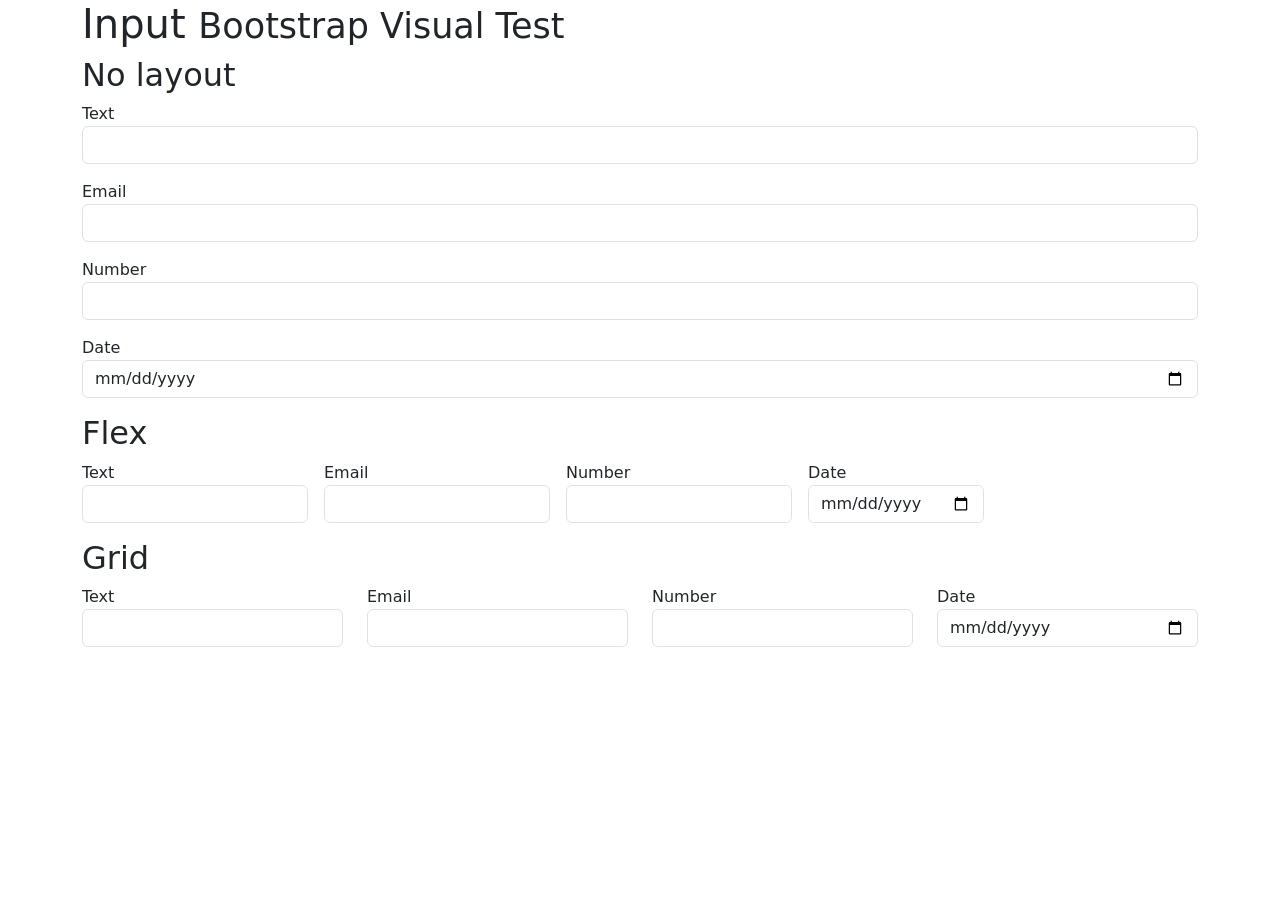
<file: lib/bootstrap/js/tests/visual/input.html>
<!doctype html>
<html lang="en">
  <head>
    <meta charset="utf-8">
    <meta name="viewport" content="width=device-width, initial-scale=1">
    <link href="../../../dist/css/bootstrap.min.css" rel="stylesheet">
    <title>Form</title>
    <style></style>
  </head>
  <body>
    <div class="container">
      <h1>Input <small>Bootstrap Visual Test</small></h1>

      <h2>No layout</h2>

      <div class="mb-3">
        Text
        <input class="form-control">
      </div>
      <div class="mb-3">
        Email
        <input type="email" class="form-control">
      </div>
      <div class="mb-3">
        Number
        <input type="number" class="form-control">
      </div>
      <div class="mb-3">
        Date
        <input type="date" class="form-control">
      </div>

      <h2>Flex</h2>

      <div class="d-flex flex-wrap gap-3 mb-3">
        <div>
          Text
          <input class="form-control">
        </div>
        <div>
          Email
          <input type="email" class="form-control">
        </div>
        <div>
          Number
          <input type="number" class="form-control">
        </div>
        <div>
          Date
          <input type="date" class="form-control">
        </div>
      </div>

      <h2>Grid</h2>

      <div class="row mb-3">
        <div class="col">
          Text
          <input class="form-control">
        </div>
        <div class="col">
          Email
          <input type="email" class="form-control">
        </div>
        <div class="col">
          Number
          <input type="number" class="form-control">
        </div>
        <div class="col">
          Date
          <input type="date" class="form-control">
        </div>
      </div>
    </div>

    <script src="../../../dist/js/bootstrap.bundle.js"></script>
  </body>
</html>
</file>
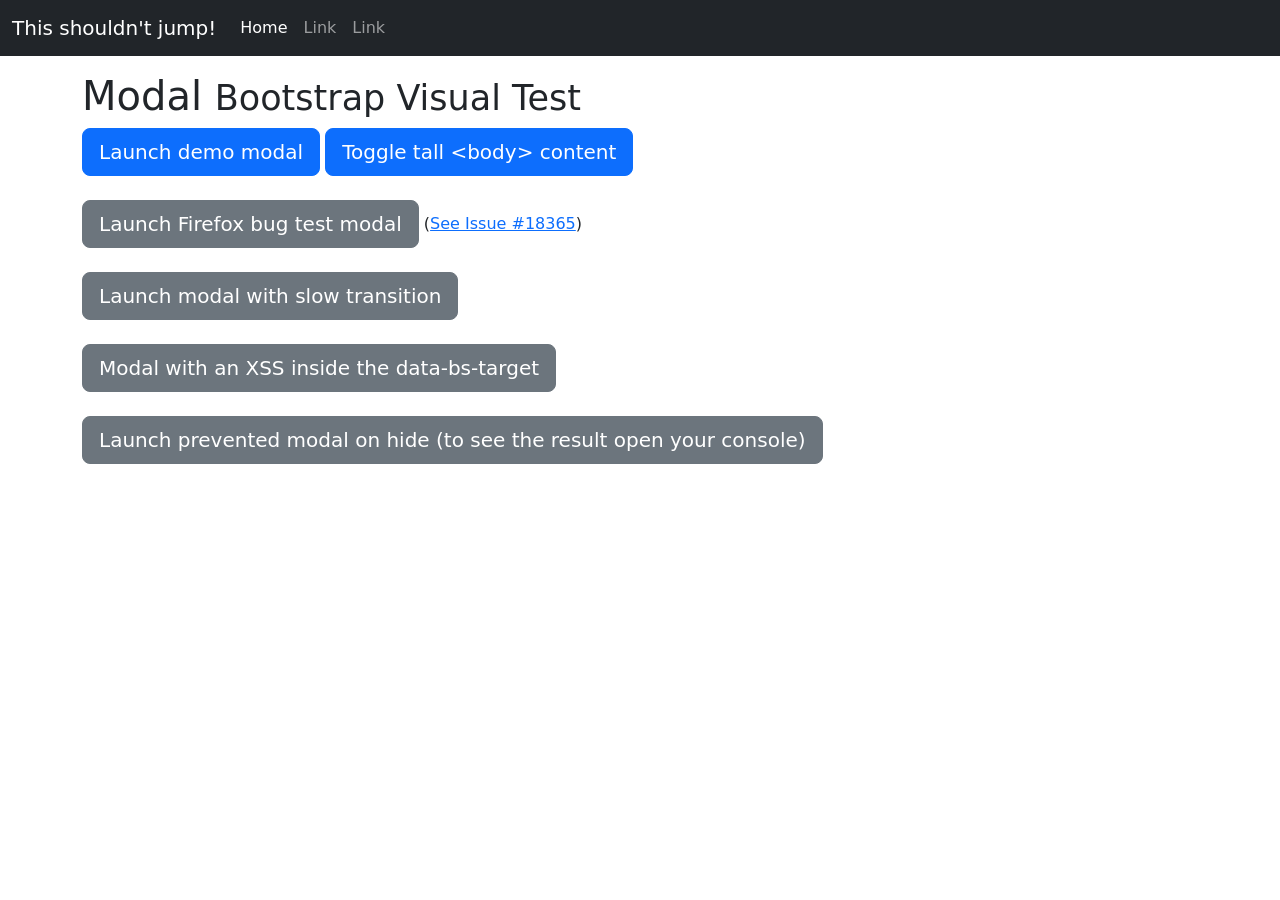
<file: lib/bootstrap/js/tests/visual/modal.html>
<!doctype html>
<html lang="en">
  <head>
    <meta charset="utf-8">
    <meta name="viewport" content="width=device-width, initial-scale=1">
    <link href="../../../dist/css/bootstrap.min.css" rel="stylesheet">
    <title>Modal</title>
    <style>
      #tall {
        height: 1500px;
        width: 100px;
      }
    </style>
  </head>
  <body>
    <nav class="navbar navbar-expand-lg navbar-dark bg-dark">
      <div class="container-fluid">
        <button class="navbar-toggler" type="button" data-bs-toggle="collapse" data-bs-target="#navbarResponsive" aria-controls="navbarResponsive" aria-expanded="false" aria-label="Toggle navigation">
          <span class="navbar-toggler-icon"></span>
        </button>
        <div class="collapse navbar-collapse" id="navbarResponsive">
          <a class="navbar-brand" href="#">This shouldn't jump!</a>
          <ul class="navbar-nav">
            <li class="nav-item">
              <a class="nav-link active" href="#" aria-current="page">Home</a>
            </li>
            <li class="nav-item">
              <a class="nav-link" href="#">Link</a>
            </li>
            <li class="nav-item">
              <a class="nav-link" href="#">Link</a>
            </li>
          </ul>
        </div>
      </div>
    </nav>

    <div class="container mt-3">
      <h1>Modal <small>Bootstrap Visual Test</small></h1>

      <div class="modal fade" id="myModal" tabindex="-1" aria-labelledby="myModalLabel" aria-hidden="true">
        <div class="modal-dialog">
          <div class="modal-content">
            <div class="modal-header">
              <h1 class="modal-title fs-4" id="myModalLabel">Modal title</h1>
              <button type="button" class="btn-close" data-bs-dismiss="modal" aria-label="Close"></button>
            </div>
            <div class="modal-body">
              <h4>Text in a modal</h4>
              <p>Duis mollis, est non commodo luctus, nisi erat porttitor ligula.</p>

              <h4>Popover in a modal</h4>
              <p>This <button type="button" class="btn btn-primary" data-bs-toggle="popover" data-bs-placement="left" title="Popover title" data-bs-content="And here's some amazing content. It's very engaging. Right?">button</button> should trigger a popover on click.</p>


              <h4>Tooltips in a modal</h4>
              <p><a href="#" data-bs-toggle="tooltip" data-bs-placement="top" title="Tooltip on top">This link</a> and <a href="#" data-bs-toggle="tooltip" data-bs-placement="bottom" title="Tooltip on bottom">that link</a> should have tooltips on hover.</p>

              <div id="accordion" role="tablist">
                <div class="card" role="presentation">
                  <div class="card-header" role="tab" id="headingOne">
                    <h5 class="mb-0">
                      <a data-bs-toggle="collapse" href="#collapseOne" aria-expanded="true" aria-controls="collapseOne">
                        Collapsible Group Item #1
                      </a>
                    </h5>
                  </div>

                  <div id="collapseOne" class="collapse show" data-bs-parent="#accordion" role="tabpanel" aria-labelledby="headingOne">
                    <div class="card-body">
                      Anim pariatur cliche reprehenderit, enim eiusmod high life accusamus terry richardson ad squid. 3 wolf moon officia aute, non cupidatat skateboard dolor brunch. Food truck quinoa nesciunt laborum eiusmod. Brunch 3 wolf moon tempor, sunt aliqua put a bird on it squid single-origin coffee nulla assumenda shoreditch et. Nihil anim keffiyeh helvetica, craft beer labore wes anderson cred nesciunt sapiente ea proident. Ad vegan excepteur butcher vice lomo. Leggings occaecat craft beer farm-to-table, raw denim aesthetic synth nesciunt you probably haven't heard of them accusamus labore sustainable VHS.
                    </div>
                  </div>
                </div>
                <div class="card" role="presentation">
                  <div class="card-header" role="tab" id="headingTwo">
                    <h5 class="mb-0">
                      <a class="collapsed" data-bs-toggle="collapse" href="#collapseTwo" aria-expanded="false" aria-controls="collapseTwo">
                        Collapsible Group Item #2
                      </a>
                    </h5>
                  </div>
                  <div id="collapseTwo" class="collapse" data-bs-parent="#accordion" role="tabpanel" aria-labelledby="headingTwo">
                    <div class="card-body">
                      Anim pariatur cliche reprehenderit, enim eiusmod high life accusamus terry richardson ad squid. 3 wolf moon officia aute, non cupidatat skateboard dolor brunch. Food truck quinoa nesciunt laborum eiusmod. Brunch 3 wolf moon tempor, sunt aliqua put a bird on it squid single-origin coffee nulla assumenda shoreditch et. Nihil anim keffiyeh helvetica, craft beer labore wes anderson cred nesciunt sapiente ea proident. Ad vegan excepteur butcher vice lomo. Leggings occaecat craft beer farm-to-table, raw denim aesthetic synth nesciunt you probably haven't heard of them accusamus labore sustainable VHS.
                    </div>
                  </div>
                </div>
                <div class="card" role="presentation">
                  <div class="card-header" role="tab" id="headingThree">
                    <h5 class="mb-0">
                      <a class="collapsed" data-bs-toggle="collapse" href="#collapseThree" aria-expanded="false" aria-controls="collapseThree">
                        Collapsible Group Item #3
                      </a>
                    </h5>
                  </div>
                  <div id="collapseThree" class="collapse" data-bs-parent="#accordion" role="tabpanel" aria-labelledby="headingThree">
                    <div class="card-body">
                      Anim pariatur cliche reprehenderit, enim eiusmod high life accusamus terry richardson ad squid. 3 wolf moon officia aute, non cupidatat skateboard dolor brunch. Food truck quinoa nesciunt laborum eiusmod. Brunch 3 wolf moon tempor, sunt aliqua put a bird on it squid single-origin coffee nulla assumenda shoreditch et. Nihil anim keffiyeh helvetica, craft beer labore wes anderson cred nesciunt sapiente ea proident. Ad vegan excepteur butcher vice lomo. Leggings occaecat craft beer farm-to-table, raw denim aesthetic synth nesciunt you probably haven't heard of them accusamus labore sustainable VHS.
                    </div>
                  </div>
                </div>
              </div>

              <hr>

              <h4>Overflowing text to show scroll behavior</h4>
              <p>Cras mattis consectetur purus sit amet fermentum. Cras justo odio, dapibus ac facilisis in, egestas eget quam. Morbi leo risus, porta ac consectetur ac, vestibulum at eros.</p>
              <p>Praesent commodo cursus magna, vel scelerisque nisl consectetur et. Vivamus sagittis lacus vel augue laoreet rutrum faucibus dolor auctor.</p>
              <p>Aenean lacinia bibendum nulla sed consectetur. Praesent commodo cursus magna, vel scelerisque nisl consectetur et. Donec sed odio dui. Donec ullamcorper nulla non metus auctor fringilla.</p>
              <p>Cras mattis consectetur purus sit amet fermentum. Cras justo odio, dapibus ac facilisis in, egestas eget quam. Morbi leo risus, porta ac consectetur ac, vestibulum at eros.</p>
              <p>Praesent commodo cursus magna, vel scelerisque nisl consectetur et. Vivamus sagittis lacus vel augue laoreet rutrum faucibus dolor auctor.</p>
              <p>Aenean lacinia bibendum nulla sed consectetur. Praesent commodo cursus magna, vel scelerisque nisl consectetur et. Donec sed odio dui. Donec ullamcorper nulla non metus auctor fringilla.</p>
              <p>Cras mattis consectetur purus sit amet fermentum. Cras justo odio, dapibus ac facilisis in, egestas eget quam. Morbi leo risus, porta ac consectetur ac, vestibulum at eros.</p>
              <p>Praesent commodo cursus magna, vel scelerisque nisl consectetur et. Vivamus sagittis lacus vel augue laoreet rutrum faucibus dolor auctor.</p>
              <p>Aenean lacinia bibendum nulla sed consectetur. Praesent commodo cursus magna, vel scelerisque nisl consectetur et. Donec sed odio dui. Donec ullamcorper nulla non metus auctor fringilla.</p>
            </div>
            <div class="modal-footer">
              <button type="button" class="btn btn-secondary" data-bs-dismiss="modal">Close</button>
              <button type="button" class="btn btn-primary">Save changes</button>
            </div>
          </div>
        </div>
      </div>

      <div class="modal fade" id="firefoxModal" tabindex="-1" aria-labelledby="firefoxModalLabel" aria-hidden="true">
        <div class="modal-dialog">
          <div class="modal-content">
            <div class="modal-header">
              <h1 class="modal-title fs-4" id="firefoxModalLabel">Firefox Bug Test</h1>
              <button type="button" class="btn-close" data-bs-dismiss="modal" aria-label="Close"></button>
            </div>
            <div class="modal-body">
              <ol>
                <li>Ensure you're using Firefox.</li>
                <li>Open a new tab and then switch back to this tab.</li>
                <li>Click into this input: <input type="text" id="ff-bug-input"></li>
                <li>Switch to the other tab and then back to this tab.</li>
              </ol>
              <p>Test result: <strong id="ff-bug-test-result"></strong></p>
            </div>
            <div class="modal-footer">
              <button type="button" class="btn btn-secondary" data-bs-dismiss="modal">Close</button>
              <button type="button" class="btn btn-primary">Save changes</button>
            </div>
          </div>
        </div>
      </div>

      <div class="modal fade" id="slowModal" tabindex="-1" aria-labelledby="slowModalLabel" aria-hidden="true" style="transition-duration: 5s;">
        <div class="modal-dialog" style="transition-duration: inherit;">
          <div class="modal-content">
            <div class="modal-header">
              <h1 class="modal-title fs-4" id="slowModalLabel">Lorem slowly</h1>
              <button type="button" class="btn-close" data-bs-dismiss="modal" aria-label="Close"></button>
            </div>
            <div class="modal-body">
              <p>Cum sociis natoque penatibus et magnis dis parturient montes, nascetur ridiculus mus. Duis mollis, est non commodo luctus, nisi erat porttitor ligula, eget lacinia odio sem nec elit. Donec sed odio dui. Nullam quis risus eget urna mollis ornare vel eu leo. Nulla vitae elit libero, a pharetra augue.</p>
            </div>
            <div class="modal-footer">
              <button type="button" class="btn btn-secondary" data-bs-dismiss="modal">Close</button>
              <button type="button" class="btn btn-primary">Save changes</button>
            </div>
          </div>
        </div>
      </div>

      <button type="button" class="btn btn-primary btn-lg" data-bs-toggle="modal" data-bs-target="#myModal">
        Launch demo modal
      </button>

      <button type="button" class="btn btn-primary btn-lg" id="tall-toggle">
        Toggle tall &lt;body&gt; content
      </button>

      <br><br>

      <button type="button" class="btn btn-secondary btn-lg" data-bs-toggle="modal" data-bs-target="#firefoxModal">
        Launch Firefox bug test modal
      </button>
      (<a href="https://github.com/twbs/bootstrap/issues/18365">See Issue #18365</a>)

      <br><br>

      <button type="button" class="btn btn-secondary btn-lg" data-bs-toggle="modal" data-bs-target="#slowModal">
        Launch modal with slow transition
      </button>

      <br><br>

      <div class="text-bg-dark p-2" id="tall" style="display: none;">
        Tall body content to force the page to have a scrollbar.
      </div>

      <button type="button" class="btn btn-secondary btn-lg" data-bs-toggle="modal" data-bs-target="&#x3C;div class=&#x22;modal fade the-bad&#x22; tabindex=&#x22;-1&#x22;&#x3E;&#x3C;div class=&#x22;modal-dialog&#x22;&#x3E;&#x3C;div class=&#x22;modal-content&#x22;&#x3E;&#x3C;div class=&#x22;modal-header&#x22;&#x3E;&#x3C;button type=&#x22;button&#x22; class=&#x22;btn-close&#x22; data-bs-dismiss=&#x22;modal&#x22; aria-label=&#x22;Close&#x22;&#x3E;&#x3C;span aria-hidden=&#x22;true&#x22;&#x3E;&#x26;times;&#x3C;/span&#x3E;&#x3C;/button&#x3E;&#x3C;h1 class=&#x22;modal-title fs-4&#x22;&#x3E;The Bad Modal&#x3C;/h1&#x3E;&#x3C;/div&#x3E;&#x3C;div class=&#x22;modal-body&#x22;&#x3E;This modal&#x27;s HTTML source code is declared inline, inside the data-bs-target attribute of it&#x27;s show-button&#x3C;/div&#x3E;&#x3C;/div&#x3E;&#x3C;/div&#x3E;&#x3C;/div&#x3E;">
        Modal with an XSS inside the data-bs-target
      </button>

      <br><br>

      <button type="button" class="btn btn-secondary btn-lg" id="btnPreventModal">
        Launch prevented modal on hide (to see the result open your console)
      </button>
    </div>

    <script src="../../../dist/js/bootstrap.bundle.js"></script>
    <script>
      /* global bootstrap: false */

      const ffBugTestResult = document.getElementById('ff-bug-test-result')
      const firefoxTestDone = false

      function reportFirefoxTestResult(result) {
        if (!firefoxTestDone) {
          ffBugTestResult.classList.add(result ? 'text-success' : 'text-danger')
          ffBugTestResult.textContent = result ? 'PASS' : 'FAIL'
        }
      }

      document.querySelectorAll('[data-bs-toggle="popover"]').forEach(popoverEl => new bootstrap.Popover(popoverEl))

      document.querySelectorAll('[data-bs-toggle="tooltip"]').forEach(tooltipEl => new bootstrap.Tooltip(tooltipEl))

      const tall = document.getElementById('tall')
      document.getElementById('tall-toggle').addEventListener('click', () => {
        tall.style.display = tall.style.display === 'none' ? 'block' : 'none'
      })

      const ffBugInput = document.getElementById('ff-bug-input')
      const firefoxModal = document.getElementById('firefoxModal')
      function handlerClickFfBugInput() {
        firefoxModal.addEventListener('focus', reportFirefoxTestResult.bind(false))
        ffBugInput.addEventListener('focus', reportFirefoxTestResult.bind(true))
        ffBugInput.removeEventListener('focus', handlerClickFfBugInput)
      }

      ffBugInput.addEventListener('focus', handlerClickFfBugInput)

      const modalFf = new bootstrap.Modal(firefoxModal)

      document.getElementById('btnPreventModal').addEventListener('click', () => {
        const shownFirefoxModal = () => {
          modalFf.hide()
          firefoxModal.removeEventListener('shown.bs.modal', hideFirefoxModal)
        }

        const hideFirefoxModal = event => {
          event.preventDefault()
          firefoxModal.removeEventListener('hide.bs.modal', hideFirefoxModal)

          if (modalFf._isTransitioning) {
            console.error('Modal plugin should not set _isTransitioning when hide event is prevented')
          } else {
            console.log('Test passed')
            modalFf.hide() // work as expected
          }
        }

        firefoxModal.addEventListener('shown.bs.modal', shownFirefoxModal)
        firefoxModal.addEventListener('hide.bs.modal', hideFirefoxModal)
        modalFf.show()
      })

      // Test transition duration
      let t0
      let t1
      const slowModal = document.getElementById('slowModal')

      slowModal.addEventListener('shown.bs.modal', () => {
        t1 = performance.now()
        console.log(`transition-duration took ${t1 - t0}ms.`)
      })

      slowModal.addEventListener('show.bs.modal', () => {
        t0 = performance.now()
      })
    </script>
  </body>
</html>
</file>
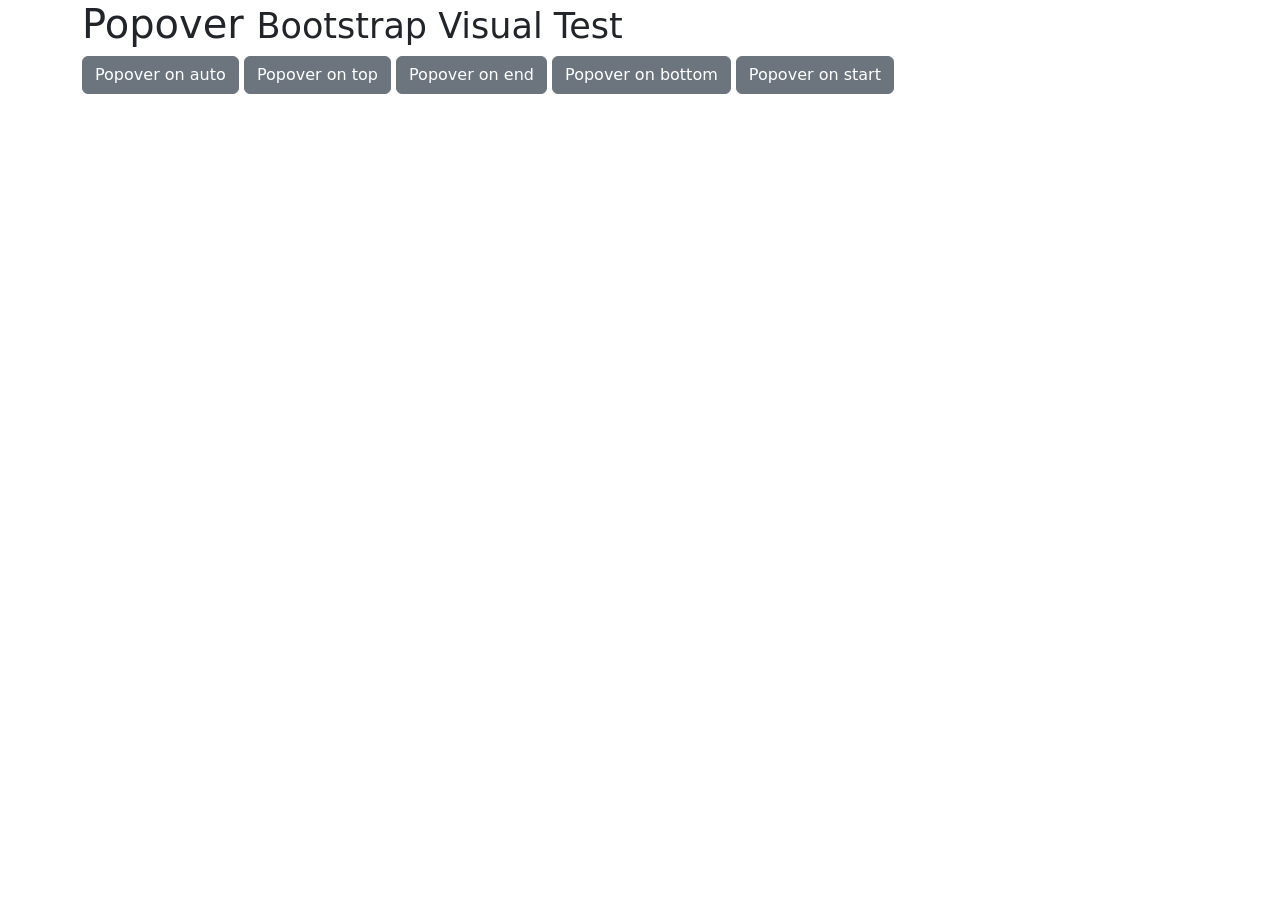
<file: lib/bootstrap/js/tests/visual/popover.html>
<!doctype html>
<html lang="en">
  <head>
    <meta charset="utf-8">
    <meta name="viewport" content="width=device-width, initial-scale=1">
    <link href="../../../dist/css/bootstrap.min.css" rel="stylesheet">
    <title>Popover</title>
  </head>
  <body>
    <div class="container">
      <h1>Popover <small>Bootstrap Visual Test</small></h1>

      <button type="button" class="btn btn-secondary" data-bs-container="body" data-bs-toggle="popover" data-bs-placement="auto" data-bs-content="Vivamus sagittis lacus vel augue laoreet rutrum faucibus.">
        Popover on auto
      </button>

      <button type="button" class="btn btn-secondary" data-bs-container="body" data-bs-toggle="popover" data-bs-placement="top" data-bs-content="Default placement was on top but not enough place">
        Popover on top
      </button>

      <button type="button" class="btn btn-secondary" data-bs-container="body" data-bs-toggle="popover" data-bs-placement="right" data-bs-content="Vivamus sagittis lacus vel augue laoreet rutrum faucibus.">
        Popover on end
      </button>

      <button type="button" class="btn btn-secondary" data-bs-container="body" data-bs-toggle="popover" data-bs-placement="bottom" data-bs-content="Vivamus sagittis lacus vel augue laoreet rutrum faucibus.">
        Popover on bottom
      </button>

      <button type="button" class="btn btn-secondary" data-bs-container="body" data-bs-toggle="popover" data-bs-placement="left" data-bs-content="Vivamus sagittis lacus vel augue laoreet rutrum faucibus.">
        Popover on start
      </button>
    </div>

    <script src="../../../dist/js/bootstrap.bundle.js"></script>
    <script>
      /* global bootstrap: false */

      document.querySelectorAll('[data-bs-toggle="popover"]').forEach(popoverEl => new bootstrap.Popover(popoverEl))
    </script>
  </body>
</html>
</file>
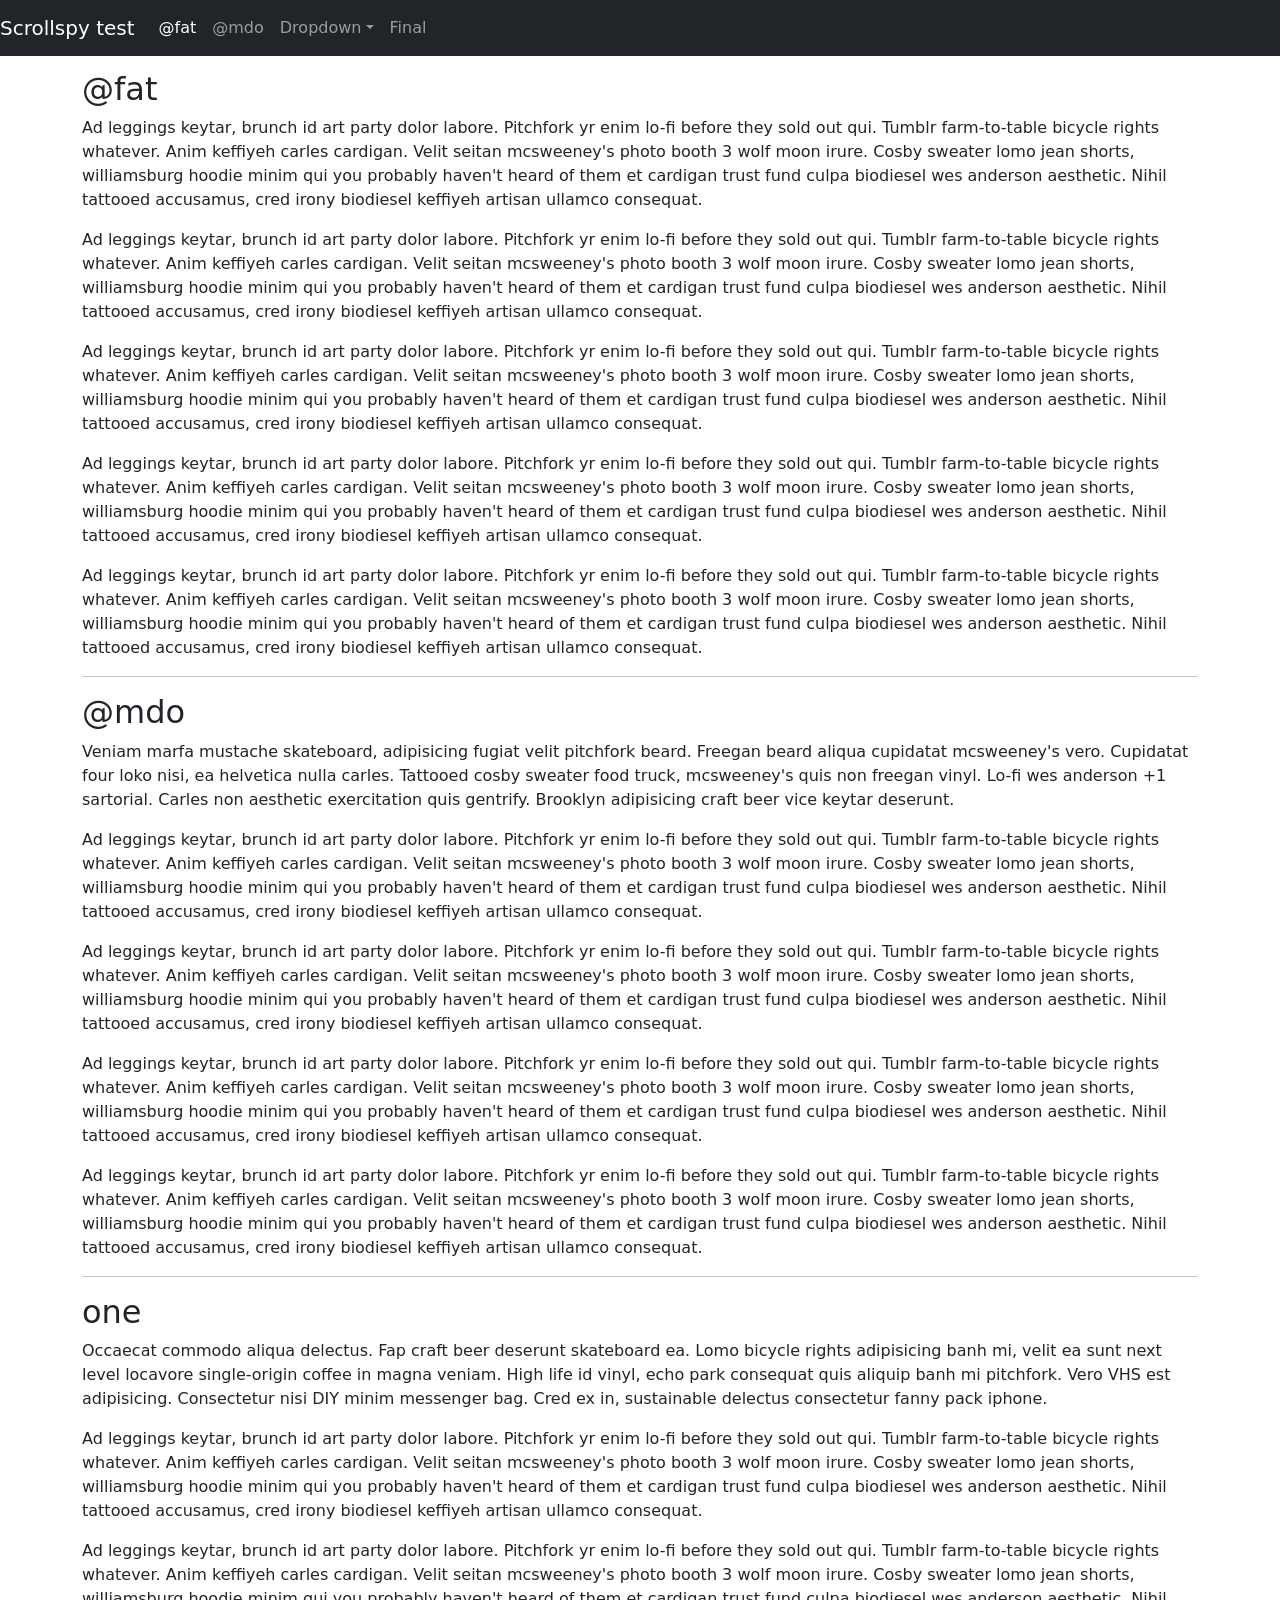
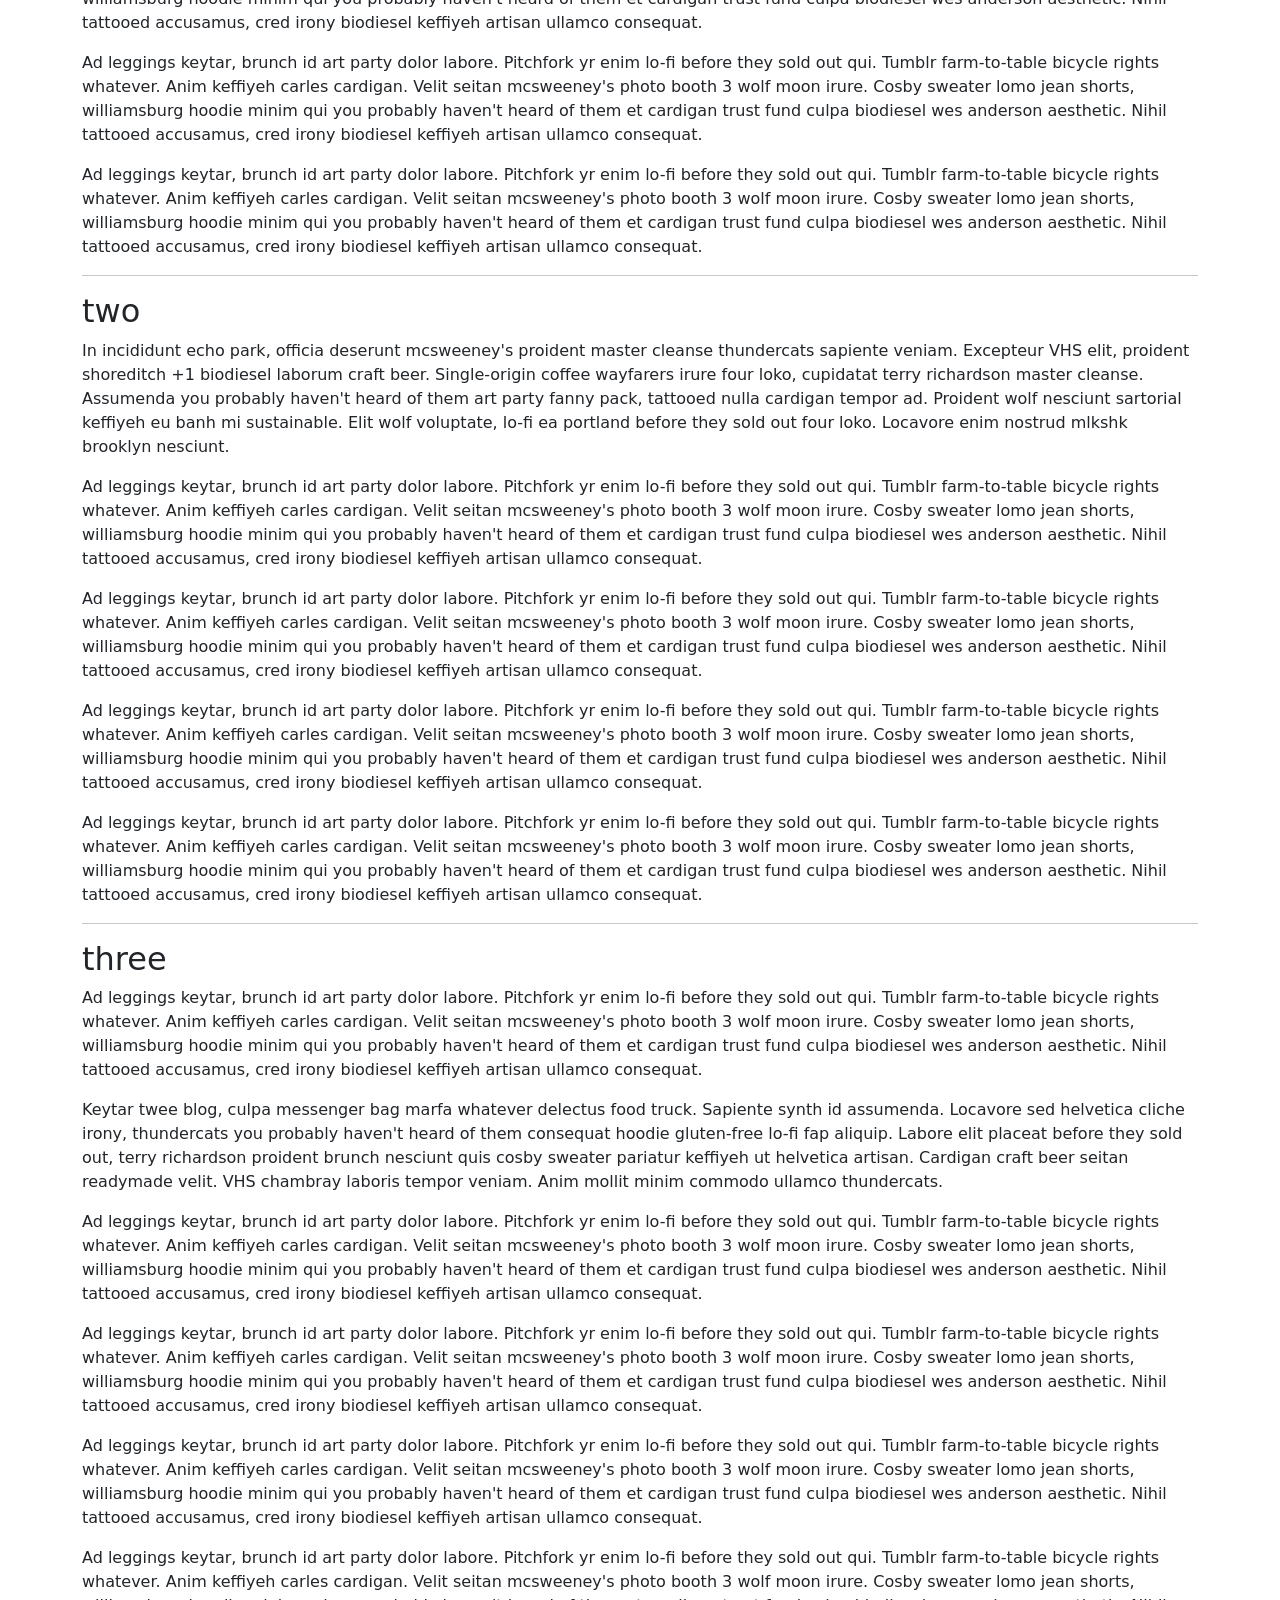
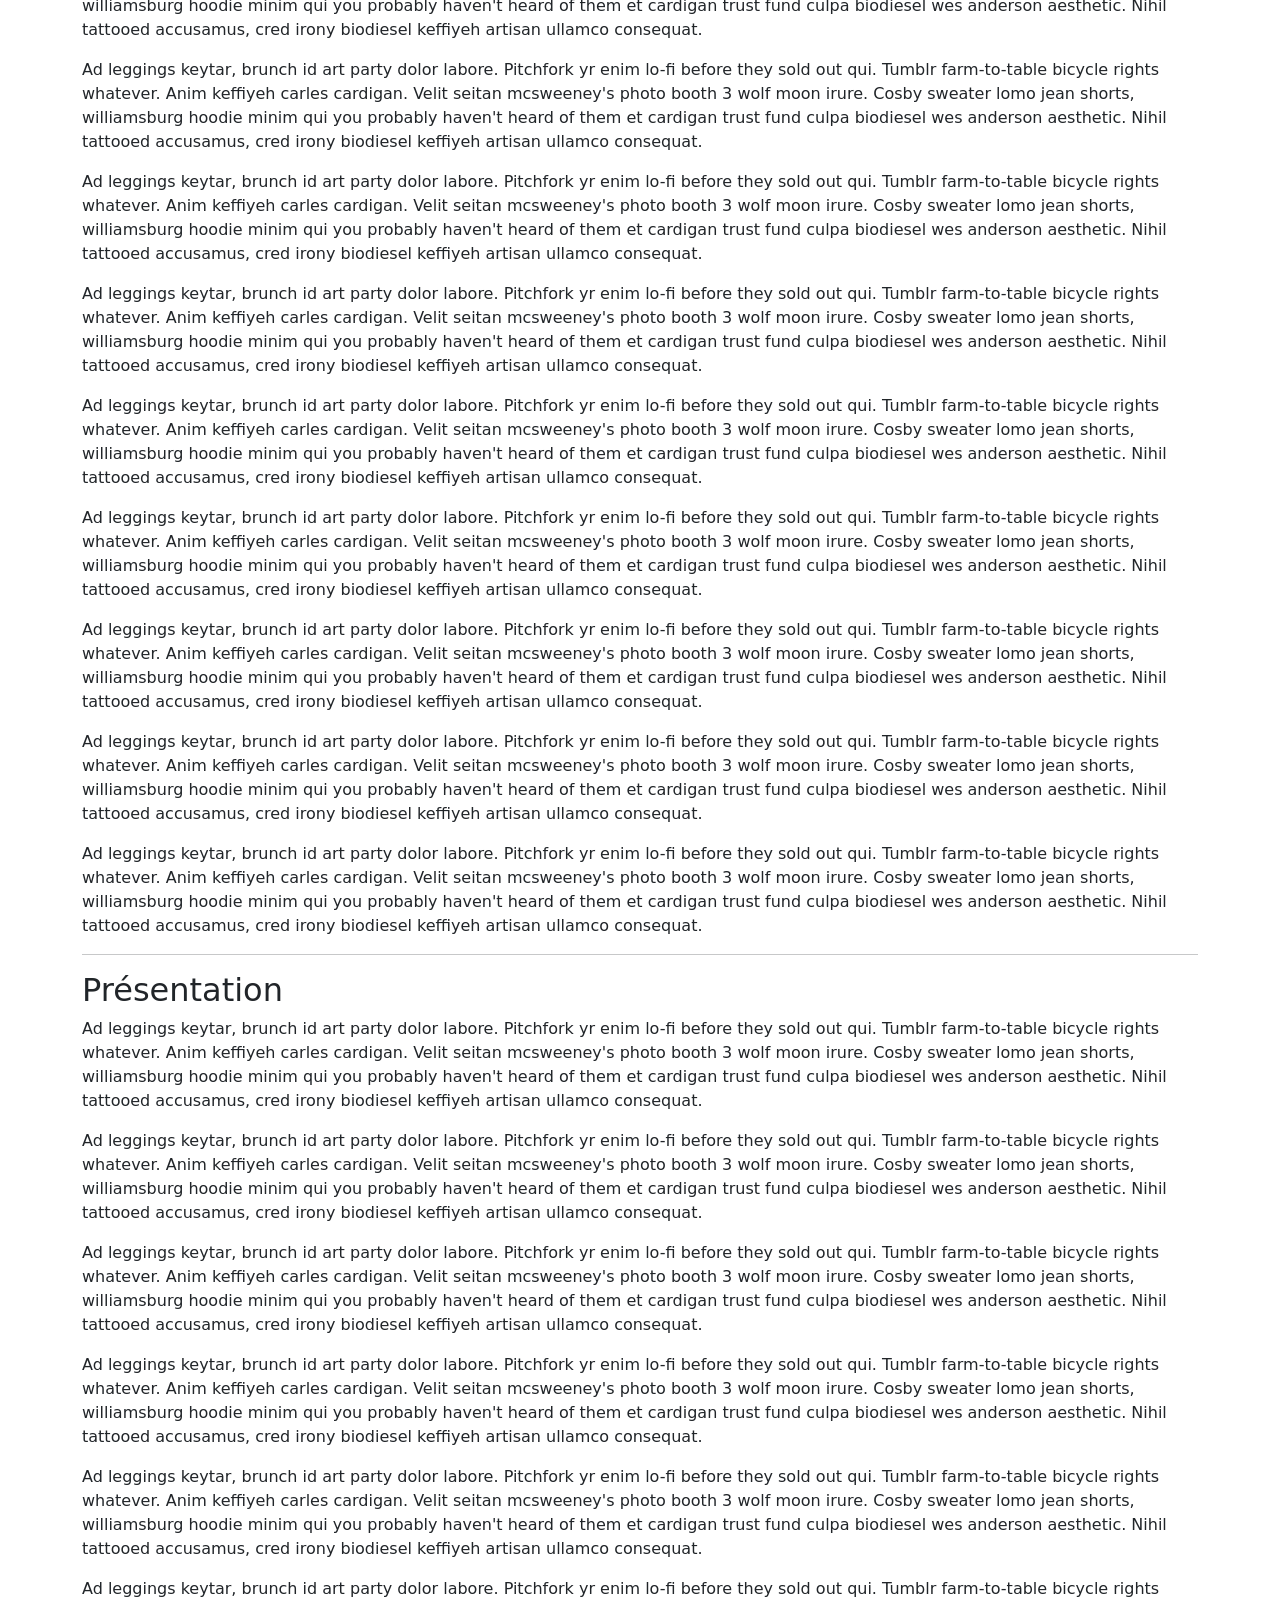
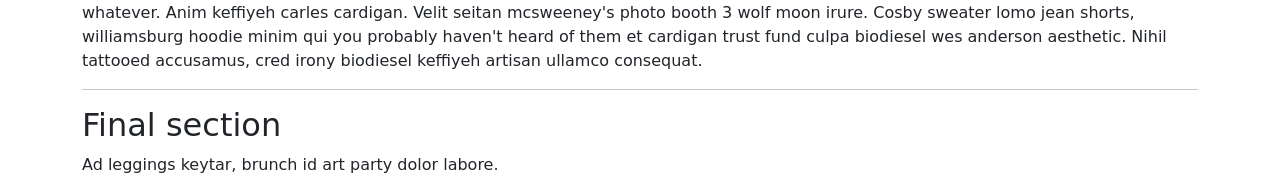
<file: lib/bootstrap/js/tests/visual/scrollspy.html>
<!doctype html>
<html lang="en">
  <head>
    <meta charset="utf-8">
    <meta name="viewport" content="width=device-width, initial-scale=1">
    <link href="../../../dist/css/bootstrap.min.css" rel="stylesheet">
    <title>Scrollspy</title>
    <style>
      body { padding-top: 70px; }
    </style>
  </head>
  <body data-bs-spy="scroll" data-bs-target=".navbar" data-bs-offset="70">
    <nav class="navbar navbar-expand-md navbar-dark bg-dark fixed-top">
      <a class="navbar-brand" href="#">Scrollspy test</a>
      <button class="navbar-toggler" type="button" data-bs-toggle="collapse" data-bs-target="#navbarSupportedContent" aria-controls="navbarSupportedContent" aria-expanded="false" aria-label="Toggle navigation">
        <span class="navbar-toggler-icon"></span>
      </button>
      <div class="navbar-collapse collapse" id="navbarSupportedContent">
        <ul class="navbar-nav me-auto">
          <li class="nav-item">
            <a class="nav-link" href="#fat">@fat</a>
          </li>
          <li class="nav-item">
            <a class="nav-link" href="#mdo">@mdo</a>
          </li>
          <li class="nav-item dropdown">
            <a class="nav-link dropdown-toggle" href="#" data-bs-toggle="dropdown" aria-expanded="false">Dropdown</a>
            <ul class="dropdown-menu">
              <li><a class="dropdown-item" href="#one">One</a></li>
              <li><a class="dropdown-item" href="#two">Two</a></li>
              <li><a class="dropdown-item" href="#three">Three</a></li>
              <li><a class="dropdown-item" href="#présentation">Présentation</a></li>
            </ul>
          </li>
          <li class="nav-item">
            <a class="nav-link" href="#final">Final</a>
          </li>
        </ul>
      </div>
    </nav>
    <div class="container">
      <h2 id="fat">@fat</h2>
      <p>Ad leggings keytar, brunch id art party dolor labore. Pitchfork yr enim lo-fi before they sold out qui. Tumblr farm-to-table bicycle rights whatever. Anim keffiyeh carles cardigan. Velit seitan mcsweeney's photo booth 3 wolf moon irure. Cosby sweater lomo jean shorts, williamsburg hoodie minim qui you probably haven't heard of them et cardigan trust fund culpa biodiesel wes anderson aesthetic. Nihil tattooed accusamus, cred irony biodiesel keffiyeh artisan ullamco consequat.</p>
      <p>Ad leggings keytar, brunch id art party dolor labore. Pitchfork yr enim lo-fi before they sold out qui. Tumblr farm-to-table bicycle rights whatever. Anim keffiyeh carles cardigan. Velit seitan mcsweeney's photo booth 3 wolf moon irure. Cosby sweater lomo jean shorts, williamsburg hoodie minim qui you probably haven't heard of them et cardigan trust fund culpa biodiesel wes anderson aesthetic. Nihil tattooed accusamus, cred irony biodiesel keffiyeh artisan ullamco consequat.</p>
      <p>Ad leggings keytar, brunch id art party dolor labore. Pitchfork yr enim lo-fi before they sold out qui. Tumblr farm-to-table bicycle rights whatever. Anim keffiyeh carles cardigan. Velit seitan mcsweeney's photo booth 3 wolf moon irure. Cosby sweater lomo jean shorts, williamsburg hoodie minim qui you probably haven't heard of them et cardigan trust fund culpa biodiesel wes anderson aesthetic. Nihil tattooed accusamus, cred irony biodiesel keffiyeh artisan ullamco consequat.</p>
      <p>Ad leggings keytar, brunch id art party dolor labore. Pitchfork yr enim lo-fi before they sold out qui. Tumblr farm-to-table bicycle rights whatever. Anim keffiyeh carles cardigan. Velit seitan mcsweeney's photo booth 3 wolf moon irure. Cosby sweater lomo jean shorts, williamsburg hoodie minim qui you probably haven't heard of them et cardigan trust fund culpa biodiesel wes anderson aesthetic. Nihil tattooed accusamus, cred irony biodiesel keffiyeh artisan ullamco consequat.</p>
      <p>Ad leggings keytar, brunch id art party dolor labore. Pitchfork yr enim lo-fi before they sold out qui. Tumblr farm-to-table bicycle rights whatever. Anim keffiyeh carles cardigan. Velit seitan mcsweeney's photo booth 3 wolf moon irure. Cosby sweater lomo jean shorts, williamsburg hoodie minim qui you probably haven't heard of them et cardigan trust fund culpa biodiesel wes anderson aesthetic. Nihil tattooed accusamus, cred irony biodiesel keffiyeh artisan ullamco consequat.</p>
      <hr>
      <h2 id="mdo">@mdo</h2>
      <p>Veniam marfa mustache skateboard, adipisicing fugiat velit pitchfork beard. Freegan beard aliqua cupidatat mcsweeney's vero. Cupidatat four loko nisi, ea helvetica nulla carles. Tattooed cosby sweater food truck, mcsweeney's quis non freegan vinyl. Lo-fi wes anderson +1 sartorial. Carles non aesthetic exercitation quis gentrify. Brooklyn adipisicing craft beer vice keytar deserunt.</p>
      <p>Ad leggings keytar, brunch id art party dolor labore. Pitchfork yr enim lo-fi before they sold out qui. Tumblr farm-to-table bicycle rights whatever. Anim keffiyeh carles cardigan. Velit seitan mcsweeney's photo booth 3 wolf moon irure. Cosby sweater lomo jean shorts, williamsburg hoodie minim qui you probably haven't heard of them et cardigan trust fund culpa biodiesel wes anderson aesthetic. Nihil tattooed accusamus, cred irony biodiesel keffiyeh artisan ullamco consequat.</p>
      <p>Ad leggings keytar, brunch id art party dolor labore. Pitchfork yr enim lo-fi before they sold out qui. Tumblr farm-to-table bicycle rights whatever. Anim keffiyeh carles cardigan. Velit seitan mcsweeney's photo booth 3 wolf moon irure. Cosby sweater lomo jean shorts, williamsburg hoodie minim qui you probably haven't heard of them et cardigan trust fund culpa biodiesel wes anderson aesthetic. Nihil tattooed accusamus, cred irony biodiesel keffiyeh artisan ullamco consequat.</p>
      <p>Ad leggings keytar, brunch id art party dolor labore. Pitchfork yr enim lo-fi before they sold out qui. Tumblr farm-to-table bicycle rights whatever. Anim keffiyeh carles cardigan. Velit seitan mcsweeney's photo booth 3 wolf moon irure. Cosby sweater lomo jean shorts, williamsburg hoodie minim qui you probably haven't heard of them et cardigan trust fund culpa biodiesel wes anderson aesthetic. Nihil tattooed accusamus, cred irony biodiesel keffiyeh artisan ullamco consequat.</p>
      <p>Ad leggings keytar, brunch id art party dolor labore. Pitchfork yr enim lo-fi before they sold out qui. Tumblr farm-to-table bicycle rights whatever. Anim keffiyeh carles cardigan. Velit seitan mcsweeney's photo booth 3 wolf moon irure. Cosby sweater lomo jean shorts, williamsburg hoodie minim qui you probably haven't heard of them et cardigan trust fund culpa biodiesel wes anderson aesthetic. Nihil tattooed accusamus, cred irony biodiesel keffiyeh artisan ullamco consequat.</p>
      <hr>
      <h2 id="one">one</h2>
      <p>Occaecat commodo aliqua delectus. Fap craft beer deserunt skateboard ea. Lomo bicycle rights adipisicing banh mi, velit ea sunt next level locavore single-origin coffee in magna veniam. High life id vinyl, echo park consequat quis aliquip banh mi pitchfork. Vero VHS est adipisicing. Consectetur nisi DIY minim messenger bag. Cred ex in, sustainable delectus consectetur fanny pack iphone.</p>
      <p>Ad leggings keytar, brunch id art party dolor labore. Pitchfork yr enim lo-fi before they sold out qui. Tumblr farm-to-table bicycle rights whatever. Anim keffiyeh carles cardigan. Velit seitan mcsweeney's photo booth 3 wolf moon irure. Cosby sweater lomo jean shorts, williamsburg hoodie minim qui you probably haven't heard of them et cardigan trust fund culpa biodiesel wes anderson aesthetic. Nihil tattooed accusamus, cred irony biodiesel keffiyeh artisan ullamco consequat.</p>
      <p>Ad leggings keytar, brunch id art party dolor labore. Pitchfork yr enim lo-fi before they sold out qui. Tumblr farm-to-table bicycle rights whatever. Anim keffiyeh carles cardigan. Velit seitan mcsweeney's photo booth 3 wolf moon irure. Cosby sweater lomo jean shorts, williamsburg hoodie minim qui you probably haven't heard of them et cardigan trust fund culpa biodiesel wes anderson aesthetic. Nihil tattooed accusamus, cred irony biodiesel keffiyeh artisan ullamco consequat.</p>
      <p>Ad leggings keytar, brunch id art party dolor labore. Pitchfork yr enim lo-fi before they sold out qui. Tumblr farm-to-table bicycle rights whatever. Anim keffiyeh carles cardigan. Velit seitan mcsweeney's photo booth 3 wolf moon irure. Cosby sweater lomo jean shorts, williamsburg hoodie minim qui you probably haven't heard of them et cardigan trust fund culpa biodiesel wes anderson aesthetic. Nihil tattooed accusamus, cred irony biodiesel keffiyeh artisan ullamco consequat.</p>
      <p>Ad leggings keytar, brunch id art party dolor labore. Pitchfork yr enim lo-fi before they sold out qui. Tumblr farm-to-table bicycle rights whatever. Anim keffiyeh carles cardigan. Velit seitan mcsweeney's photo booth 3 wolf moon irure. Cosby sweater lomo jean shorts, williamsburg hoodie minim qui you probably haven't heard of them et cardigan trust fund culpa biodiesel wes anderson aesthetic. Nihil tattooed accusamus, cred irony biodiesel keffiyeh artisan ullamco consequat.</p>
      <hr>
      <h2 id="two">two</h2>
      <p>In incididunt echo park, officia deserunt mcsweeney's proident master cleanse thundercats sapiente veniam. Excepteur VHS elit, proident shoreditch +1 biodiesel laborum craft beer. Single-origin coffee wayfarers irure four loko, cupidatat terry richardson master cleanse. Assumenda you probably haven't heard of them art party fanny pack, tattooed nulla cardigan tempor ad. Proident wolf nesciunt sartorial keffiyeh eu banh mi sustainable. Elit wolf voluptate, lo-fi ea portland before they sold out four loko. Locavore enim nostrud mlkshk brooklyn nesciunt.</p>
      <p>Ad leggings keytar, brunch id art party dolor labore. Pitchfork yr enim lo-fi before they sold out qui. Tumblr farm-to-table bicycle rights whatever. Anim keffiyeh carles cardigan. Velit seitan mcsweeney's photo booth 3 wolf moon irure. Cosby sweater lomo jean shorts, williamsburg hoodie minim qui you probably haven't heard of them et cardigan trust fund culpa biodiesel wes anderson aesthetic. Nihil tattooed accusamus, cred irony biodiesel keffiyeh artisan ullamco consequat.</p>
      <p>Ad leggings keytar, brunch id art party dolor labore. Pitchfork yr enim lo-fi before they sold out qui. Tumblr farm-to-table bicycle rights whatever. Anim keffiyeh carles cardigan. Velit seitan mcsweeney's photo booth 3 wolf moon irure. Cosby sweater lomo jean shorts, williamsburg hoodie minim qui you probably haven't heard of them et cardigan trust fund culpa biodiesel wes anderson aesthetic. Nihil tattooed accusamus, cred irony biodiesel keffiyeh artisan ullamco consequat.</p>
      <p>Ad leggings keytar, brunch id art party dolor labore. Pitchfork yr enim lo-fi before they sold out qui. Tumblr farm-to-table bicycle rights whatever. Anim keffiyeh carles cardigan. Velit seitan mcsweeney's photo booth 3 wolf moon irure. Cosby sweater lomo jean shorts, williamsburg hoodie minim qui you probably haven't heard of them et cardigan trust fund culpa biodiesel wes anderson aesthetic. Nihil tattooed accusamus, cred irony biodiesel keffiyeh artisan ullamco consequat.</p>
      <p>Ad leggings keytar, brunch id art party dolor labore. Pitchfork yr enim lo-fi before they sold out qui. Tumblr farm-to-table bicycle rights whatever. Anim keffiyeh carles cardigan. Velit seitan mcsweeney's photo booth 3 wolf moon irure. Cosby sweater lomo jean shorts, williamsburg hoodie minim qui you probably haven't heard of them et cardigan trust fund culpa biodiesel wes anderson aesthetic. Nihil tattooed accusamus, cred irony biodiesel keffiyeh artisan ullamco consequat.</p>
      <hr>
      <h2 id="three">three</h2>
      <p>Ad leggings keytar, brunch id art party dolor labore. Pitchfork yr enim lo-fi before they sold out qui. Tumblr farm-to-table bicycle rights whatever. Anim keffiyeh carles cardigan. Velit seitan mcsweeney's photo booth 3 wolf moon irure. Cosby sweater lomo jean shorts, williamsburg hoodie minim qui you probably haven't heard of them et cardigan trust fund culpa biodiesel wes anderson aesthetic. Nihil tattooed accusamus, cred irony biodiesel keffiyeh artisan ullamco consequat.</p>
      <p>Keytar twee blog, culpa messenger bag marfa whatever delectus food truck. Sapiente synth id assumenda. Locavore sed helvetica cliche irony, thundercats you probably haven't heard of them consequat hoodie gluten-free lo-fi fap aliquip. Labore elit placeat before they sold out, terry richardson proident brunch nesciunt quis cosby sweater pariatur keffiyeh ut helvetica artisan. Cardigan craft beer seitan readymade velit. VHS chambray laboris tempor veniam. Anim mollit minim commodo ullamco thundercats.</p>
      <p>Ad leggings keytar, brunch id art party dolor labore. Pitchfork yr enim lo-fi before they sold out qui. Tumblr farm-to-table bicycle rights whatever. Anim keffiyeh carles cardigan. Velit seitan mcsweeney's photo booth 3 wolf moon irure. Cosby sweater lomo jean shorts, williamsburg hoodie minim qui you probably haven't heard of them et cardigan trust fund culpa biodiesel wes anderson aesthetic. Nihil tattooed accusamus, cred irony biodiesel keffiyeh artisan ullamco consequat.</p>
      <p>Ad leggings keytar, brunch id art party dolor labore. Pitchfork yr enim lo-fi before they sold out qui. Tumblr farm-to-table bicycle rights whatever. Anim keffiyeh carles cardigan. Velit seitan mcsweeney's photo booth 3 wolf moon irure. Cosby sweater lomo jean shorts, williamsburg hoodie minim qui you probably haven't heard of them et cardigan trust fund culpa biodiesel wes anderson aesthetic. Nihil tattooed accusamus, cred irony biodiesel keffiyeh artisan ullamco consequat.</p>
      <p>Ad leggings keytar, brunch id art party dolor labore. Pitchfork yr enim lo-fi before they sold out qui. Tumblr farm-to-table bicycle rights whatever. Anim keffiyeh carles cardigan. Velit seitan mcsweeney's photo booth 3 wolf moon irure. Cosby sweater lomo jean shorts, williamsburg hoodie minim qui you probably haven't heard of them et cardigan trust fund culpa biodiesel wes anderson aesthetic. Nihil tattooed accusamus, cred irony biodiesel keffiyeh artisan ullamco consequat.</p>
      <p>Ad leggings keytar, brunch id art party dolor labore. Pitchfork yr enim lo-fi before they sold out qui. Tumblr farm-to-table bicycle rights whatever. Anim keffiyeh carles cardigan. Velit seitan mcsweeney's photo booth 3 wolf moon irure. Cosby sweater lomo jean shorts, williamsburg hoodie minim qui you probably haven't heard of them et cardigan trust fund culpa biodiesel wes anderson aesthetic. Nihil tattooed accusamus, cred irony biodiesel keffiyeh artisan ullamco consequat.</p>
      <p>Ad leggings keytar, brunch id art party dolor labore. Pitchfork yr enim lo-fi before they sold out qui. Tumblr farm-to-table bicycle rights whatever. Anim keffiyeh carles cardigan. Velit seitan mcsweeney's photo booth 3 wolf moon irure. Cosby sweater lomo jean shorts, williamsburg hoodie minim qui you probably haven't heard of them et cardigan trust fund culpa biodiesel wes anderson aesthetic. Nihil tattooed accusamus, cred irony biodiesel keffiyeh artisan ullamco consequat.</p>
      <p>Ad leggings keytar, brunch id art party dolor labore. Pitchfork yr enim lo-fi before they sold out qui. Tumblr farm-to-table bicycle rights whatever. Anim keffiyeh carles cardigan. Velit seitan mcsweeney's photo booth 3 wolf moon irure. Cosby sweater lomo jean shorts, williamsburg hoodie minim qui you probably haven't heard of them et cardigan trust fund culpa biodiesel wes anderson aesthetic. Nihil tattooed accusamus, cred irony biodiesel keffiyeh artisan ullamco consequat.</p>
      <p>Ad leggings keytar, brunch id art party dolor labore. Pitchfork yr enim lo-fi before they sold out qui. Tumblr farm-to-table bicycle rights whatever. Anim keffiyeh carles cardigan. Velit seitan mcsweeney's photo booth 3 wolf moon irure. Cosby sweater lomo jean shorts, williamsburg hoodie minim qui you probably haven't heard of them et cardigan trust fund culpa biodiesel wes anderson aesthetic. Nihil tattooed accusamus, cred irony biodiesel keffiyeh artisan ullamco consequat.</p>
      <p>Ad leggings keytar, brunch id art party dolor labore. Pitchfork yr enim lo-fi before they sold out qui. Tumblr farm-to-table bicycle rights whatever. Anim keffiyeh carles cardigan. Velit seitan mcsweeney's photo booth 3 wolf moon irure. Cosby sweater lomo jean shorts, williamsburg hoodie minim qui you probably haven't heard of them et cardigan trust fund culpa biodiesel wes anderson aesthetic. Nihil tattooed accusamus, cred irony biodiesel keffiyeh artisan ullamco consequat.</p>
      <p>Ad leggings keytar, brunch id art party dolor labore. Pitchfork yr enim lo-fi before they sold out qui. Tumblr farm-to-table bicycle rights whatever. Anim keffiyeh carles cardigan. Velit seitan mcsweeney's photo booth 3 wolf moon irure. Cosby sweater lomo jean shorts, williamsburg hoodie minim qui you probably haven't heard of them et cardigan trust fund culpa biodiesel wes anderson aesthetic. Nihil tattooed accusamus, cred irony biodiesel keffiyeh artisan ullamco consequat.</p>
      <p>Ad leggings keytar, brunch id art party dolor labore. Pitchfork yr enim lo-fi before they sold out qui. Tumblr farm-to-table bicycle rights whatever. Anim keffiyeh carles cardigan. Velit seitan mcsweeney's photo booth 3 wolf moon irure. Cosby sweater lomo jean shorts, williamsburg hoodie minim qui you probably haven't heard of them et cardigan trust fund culpa biodiesel wes anderson aesthetic. Nihil tattooed accusamus, cred irony biodiesel keffiyeh artisan ullamco consequat.</p>
      <p>Ad leggings keytar, brunch id art party dolor labore. Pitchfork yr enim lo-fi before they sold out qui. Tumblr farm-to-table bicycle rights whatever. Anim keffiyeh carles cardigan. Velit seitan mcsweeney's photo booth 3 wolf moon irure. Cosby sweater lomo jean shorts, williamsburg hoodie minim qui you probably haven't heard of them et cardigan trust fund culpa biodiesel wes anderson aesthetic. Nihil tattooed accusamus, cred irony biodiesel keffiyeh artisan ullamco consequat.</p>
      <p>Ad leggings keytar, brunch id art party dolor labore. Pitchfork yr enim lo-fi before they sold out qui. Tumblr farm-to-table bicycle rights whatever. Anim keffiyeh carles cardigan. Velit seitan mcsweeney's photo booth 3 wolf moon irure. Cosby sweater lomo jean shorts, williamsburg hoodie minim qui you probably haven't heard of them et cardigan trust fund culpa biodiesel wes anderson aesthetic. Nihil tattooed accusamus, cred irony biodiesel keffiyeh artisan ullamco consequat.</p>
      <hr>
      <h2 id="présentation">Présentation</h2>
      <p>Ad leggings keytar, brunch id art party dolor labore. Pitchfork yr enim lo-fi before they sold out qui. Tumblr farm-to-table bicycle rights whatever. Anim keffiyeh carles cardigan. Velit seitan mcsweeney's photo booth 3 wolf moon irure. Cosby sweater lomo jean shorts, williamsburg hoodie minim qui you probably haven't heard of them et cardigan trust fund culpa biodiesel wes anderson aesthetic. Nihil tattooed accusamus, cred irony biodiesel keffiyeh artisan ullamco consequat.</p>
      <p>Ad leggings keytar, brunch id art party dolor labore. Pitchfork yr enim lo-fi before they sold out qui. Tumblr farm-to-table bicycle rights whatever. Anim keffiyeh carles cardigan. Velit seitan mcsweeney's photo booth 3 wolf moon irure. Cosby sweater lomo jean shorts, williamsburg hoodie minim qui you probably haven't heard of them et cardigan trust fund culpa biodiesel wes anderson aesthetic. Nihil tattooed accusamus, cred irony biodiesel keffiyeh artisan ullamco consequat.</p>
      <p>Ad leggings keytar, brunch id art party dolor labore. Pitchfork yr enim lo-fi before they sold out qui. Tumblr farm-to-table bicycle rights whatever. Anim keffiyeh carles cardigan. Velit seitan mcsweeney's photo booth 3 wolf moon irure. Cosby sweater lomo jean shorts, williamsburg hoodie minim qui you probably haven't heard of them et cardigan trust fund culpa biodiesel wes anderson aesthetic. Nihil tattooed accusamus, cred irony biodiesel keffiyeh artisan ullamco consequat.</p>
      <p>Ad leggings keytar, brunch id art party dolor labore. Pitchfork yr enim lo-fi before they sold out qui. Tumblr farm-to-table bicycle rights whatever. Anim keffiyeh carles cardigan. Velit seitan mcsweeney's photo booth 3 wolf moon irure. Cosby sweater lomo jean shorts, williamsburg hoodie minim qui you probably haven't heard of them et cardigan trust fund culpa biodiesel wes anderson aesthetic. Nihil tattooed accusamus, cred irony biodiesel keffiyeh artisan ullamco consequat.</p>
      <p>Ad leggings keytar, brunch id art party dolor labore. Pitchfork yr enim lo-fi before they sold out qui. Tumblr farm-to-table bicycle rights whatever. Anim keffiyeh carles cardigan. Velit seitan mcsweeney's photo booth 3 wolf moon irure. Cosby sweater lomo jean shorts, williamsburg hoodie minim qui you probably haven't heard of them et cardigan trust fund culpa biodiesel wes anderson aesthetic. Nihil tattooed accusamus, cred irony biodiesel keffiyeh artisan ullamco consequat.</p>
      <p>Ad leggings keytar, brunch id art party dolor labore. Pitchfork yr enim lo-fi before they sold out qui. Tumblr farm-to-table bicycle rights whatever. Anim keffiyeh carles cardigan. Velit seitan mcsweeney's photo booth 3 wolf moon irure. Cosby sweater lomo jean shorts, williamsburg hoodie minim qui you probably haven't heard of them et cardigan trust fund culpa biodiesel wes anderson aesthetic. Nihil tattooed accusamus, cred irony biodiesel keffiyeh artisan ullamco consequat.</p>
      <hr>
      <h2 id="final">Final section</h2>
      <p>Ad leggings keytar, brunch id art party dolor labore.</p>
    </div>

    <script src="../../../dist/js/bootstrap.bundle.js"></script>
  </body>
</html>
</file>
<file: css/style.css>
@charset "UTF-8";
.main-header {
  position: relative;
  background-image: url("../img/banner.png");
  background-size: cover;
  background-position: center;
  background-repeat: no-repeat;
  min-height: 80vh;
  display: flex;
  flex-direction: column;
}
.main-header .navbar {
  padding-top: 1.5rem;
}
.main-header .navbar .logo-img {
  width: 15rem;
  height: auto;
  padding-left: 0.8rem;
}
.main-header .navbar .nav-link {
  color: rgba(255, 255, 255, 0.9);
  font-size: 0.9rem;
  letter-spacing: 1px;
  transition: color 0.3s ease;
}
.main-header .navbar .nav-link:hover {
  color: #ebdbce;
}
.main-header .navbar .navbar-toggler {
  padding: 0.25rem 0.5rem;
  font-size: 1.25rem;
  border: 1px solid rgba(255, 255, 255, 0.2);
}
.main-header .navbar .navbar-toggler:focus {
  box-shadow: none;
}

.hero-content {
  flex-grow: 1;
  padding: 3rem 1rem;
}
.hero-content h1, .hero-content .h1 {
  font-family: "Georgia", serif;
  letter-spacing: 2px;
}
.hero-content p {
  max-width: 650px;
  font-size: 1.3rem;
  line-height: 1.8;
}

@media (max-width: 768px) {
  .main-header {
    min-height: 85vh;
  }
  .main-header .navbar {
    height: 12rem;
    display: flex;
    align-items: center;
  }
  .main-header .navbar .navbar-brand {
    position: absolute;
    left: 50%;
    top: 50%;
    transform: translate(-50%, -50%);
    margin: 0;
    z-index: 10;
  }
  .main-header .navbar .navbar-toggler {
    position: absolute;
    right: 15px;
    top: 50%;
    transform: translateY(-50%);
    z-index: 20;
  }
  .main-header .navbar-collapse {
    background-color: rgba(0, 0, 0, 0.75);
    position: absolute;
    top: 75%;
    left: 0px;
    right: 0px;
  }
  .main-header .navbar-collapse .nav-item {
    margin: 0.8rem 0;
  }
  .main-header .hero-content {
    padding: 2rem 1rem;
  }
  .main-header .hero-content h1, .main-header .hero-content .h1 {
    font-size: 2.5rem;
  }
  .main-header .hero-content p {
    font-size: 1rem;
  }
}
.img-wrapper {
  width: 100%;
  overflow: hidden;
  border-radius: 4px;
}

.custom-section-img {
  width: 100%;
  object-fit: cover;
  object-position: center;
}

@media (min-width: 768px) {
  .custom-section-img {
    height: 320px;
  }
}
/* Imágenes de las tarjetas de servicios */
.servicio-img {
  width: 100%;
  height: 350px;
  object-fit: cover;
}

@media (min-width: 768px) {
  .servicio-img {
    height: 700px;
  }
}
@media (min-width: 1200px) {
  .servicio-img {
    height: 400px;
  }
}
/* Galería fotográfica */
.galeria-boton {
  display: block;
  width: 100%;
  height: 200px;
  padding: 0;
  border: 0;
  background: transparent;
  border-radius: 12px;
  overflow: hidden;
  cursor: pointer;
}

.galeria-img {
  width: 100%;
  height: 100%;
  object-fit: cover;
  object-position: center;
  border-radius: 12px;
  transition: transform 0.3s ease, opacity 0.3s ease;
}

@media (min-width: 768px) {
  .galeria-boton {
    height: 150px;
  }
}
@media (min-width: 1200px) {
  .galeria-boton {
    height: 200px;
  }
}
.galeria-boton:hover .galeria-img {
  transform: scale(1.04);
  opacity: 0.9;
}

.galeria-boton:focus-visible {
  outline: 3px solid var(--bs-primary);
  outline-offset: 4px;
}

.modal-galeria-img {
  max-height: 80vh;
  object-fit: contain;
}

@media (max-width: 767px) {
  .galeria-img {
    height: 260px;
  }
}
/* Página de contacto */
.contacto-formulario,
.contacto-datos {
  background-color: #ffffff;
  border-radius: 16px;
}

.contacto-datos address {
  font-style: normal;
  line-height: 1.7;
}

/* Mapa */
.mapa-contenedor {
  width: 100%;
  overflow: hidden;
  border-radius: 16px;
  background-color: #e9ecef;
}
.mapa-contenedor iframe {
  display: block;
  width: 100%;
  min-height: 450px;
}

/* Toast */
.toast {
  background-color: #ffffff;
}

@media (max-width: 767px) {
  .mapa-contenedor iframe {
    min-height: 350px;
  }
}
/* Carrusel */
#carouselTestimonios .carousel-control-prev,
#carouselTestimonios .carousel-control-next {
  width: 52px !important;
  height: 52px !important;
  top: 50% !important;
  bottom: auto !important;
  transform: translateY(-50%);
  background-color: #351805 !important;
  border-radius: 50%;
  opacity: 1 !important;
  transition: background-color 0.3s ease;
}
#carouselTestimonios .carousel-control-prev:hover,
#carouselTestimonios .carousel-control-next:hover {
  background-color: #5a2c0c !important;
}
#carouselTestimonios .carousel-control-prev {
  left: 2rem !important;
}
#carouselTestimonios .carousel-control-next {
  right: 2rem !important;
}
#carouselTestimonios .carousel-control-prev-icon,
#carouselTestimonios .carousel-control-next-icon {
  width: 1.5rem;
  height: 1.5rem;
}

@media (max-width: 767px) {
  #carouselTestimonios .carousel-control-prev,
  #carouselTestimonios .carousel-control-next {
    width: 44px !important;
    height: 44px !important;
  }
  #carouselTestimonios .carousel-control-prev {
    left: 0.5rem !important;
  }
  #carouselTestimonios .carousel-control-next {
    right: 0.5rem !important;
  }
}
.footer {
  background-color: #2b1608;
  color: #ffffff;
}
@media (min-width: 768px) {
  .footer .footer-links li {
    display: inline-block;
    margin-right: 2rem;
    margin-bottom: 0 !important;
  }
}
.footer .footer-links a {
  color: rgba(255, 255, 255, 0.85);
  text-decoration: none;
  font-size: 0.85rem;
  letter-spacing: 1px;
  transition: color 0.3s ease;
}
.footer .footer-links a:hover {
  color: #ebdbce;
}
.footer .footer-socials a {
  color: rgba(255, 255, 255, 0.85);
  transition: transform 0.3s ease, color 0.3s ease;
  display: inline-block;
}
.footer .footer-socials a:hover {
  color: #ebdbce;
  transform: translateY(-3px);
}
.footer .footer-socials a svg {
  vertical-align: middle;
}
.footer .footer-divider {
  border-top: 1px solid rgba(255, 255, 255, 0.1);
  opacity: 1;
}
.footer .copyright-text {
  font-size: 0.75rem;
  color: rgba(255, 255, 255, 0.4);
}

/*!
 * Bootstrap  v5.3.8 (https://getbootstrap.com/)
 * Copyright 2011-2025 The Bootstrap Authors
 * Licensed under MIT (https://github.com/twbs/bootstrap/blob/main/LICENSE)
 */
:root,
[data-bs-theme=light] {
  --bs-blue: #0d6efd;
  --bs-indigo: #6610f2;
  --bs-purple: #6f42c1;
  --bs-pink: #d63384;
  --bs-red: #dc3545;
  --bs-orange: #fd7e14;
  --bs-yellow: #ffc107;
  --bs-green: #198754;
  --bs-teal: #20c997;
  --bs-cyan: #0dcaf0;
  --bs-black: #000;
  --bs-white: #fff;
  --bs-gray: #6c757d;
  --bs-gray-dark: #343a40;
  --bs-gray-100: #f8f9fa;
  --bs-gray-200: #e9ecef;
  --bs-gray-300: #dee2e6;
  --bs-gray-400: #ced4da;
  --bs-gray-500: #adb5bd;
  --bs-gray-600: #6c757d;
  --bs-gray-700: #495057;
  --bs-gray-800: #343a40;
  --bs-gray-900: #212529;
  --bs-primary: #2b1608;
  --bs-secondary: #6c757d;
  --bs-success: #198754;
  --bs-info: #0dcaf0;
  --bs-warning: #ffc107;
  --bs-danger: #dc3545;
  --bs-light: #f8f9fa;
  --bs-dark: #212529;
  --bs-primary-rgb: 43, 22, 8;
  --bs-secondary-rgb: 108, 117, 125;
  --bs-success-rgb: 25, 135, 84;
  --bs-info-rgb: 13, 202, 240;
  --bs-warning-rgb: 255, 193, 7;
  --bs-danger-rgb: 220, 53, 69;
  --bs-light-rgb: 248, 249, 250;
  --bs-dark-rgb: 33, 37, 41;
  --bs-primary-text-emphasis: rgb(17.2, 8.8, 3.2);
  --bs-secondary-text-emphasis: rgb(43.2, 46.8, 50);
  --bs-success-text-emphasis: rgb(10, 54, 33.6);
  --bs-info-text-emphasis: rgb(5.2, 80.8, 96);
  --bs-warning-text-emphasis: rgb(102, 77.2, 2.8);
  --bs-danger-text-emphasis: rgb(88, 21.2, 27.6);
  --bs-light-text-emphasis: #495057;
  --bs-dark-text-emphasis: #495057;
  --bs-primary-bg-subtle: rgb(212.6, 208.4, 205.6);
  --bs-secondary-bg-subtle: rgb(225.6, 227.4, 229);
  --bs-success-bg-subtle: rgb(209, 231, 220.8);
  --bs-info-bg-subtle: rgb(206.6, 244.4, 252);
  --bs-warning-bg-subtle: rgb(255, 242.6, 205.4);
  --bs-danger-bg-subtle: rgb(248, 214.6, 217.8);
  --bs-light-bg-subtle: rgb(251.5, 252, 252.5);
  --bs-dark-bg-subtle: #ced4da;
  --bs-primary-border-subtle: rgb(170.2, 161.8, 156.2);
  --bs-secondary-border-subtle: rgb(196.2, 199.8, 203);
  --bs-success-border-subtle: rgb(163, 207, 186.6);
  --bs-info-border-subtle: rgb(158.2, 233.8, 249);
  --bs-warning-border-subtle: rgb(255, 230.2, 155.8);
  --bs-danger-border-subtle: rgb(241, 174.2, 180.6);
  --bs-light-border-subtle: #e9ecef;
  --bs-dark-border-subtle: #adb5bd;
  --bs-white-rgb: 255, 255, 255;
  --bs-black-rgb: 0, 0, 0;
  --bs-font-sans-serif: system-ui, -apple-system, "Segoe UI", Roboto, "Helvetica Neue", "Noto Sans", "Liberation Sans", Arial, sans-serif, "Apple Color Emoji", "Segoe UI Emoji", "Segoe UI Symbol", "Noto Color Emoji";
  --bs-font-monospace: SFMono-Regular, Menlo, Monaco, Consolas, "Liberation Mono", "Courier New", monospace;
  --bs-gradient: linear-gradient(180deg, rgba(255, 255, 255, 0.15), rgba(255, 255, 255, 0));
  --bs-body-font-family: var(--bs-font-sans-serif);
  --bs-body-font-size: 1rem;
  --bs-body-font-weight: 400;
  --bs-body-line-height: 1.5;
  --bs-body-color: #212529;
  --bs-body-color-rgb: 33, 37, 41;
  --bs-body-bg: #ebdbce;
  --bs-body-bg-rgb: 235, 219, 206;
  --bs-emphasis-color: #000;
  --bs-emphasis-color-rgb: 0, 0, 0;
  --bs-secondary-color: rgba(33, 37, 41, 0.75);
  --bs-secondary-color-rgb: 33, 37, 41;
  --bs-secondary-bg: #e9ecef;
  --bs-secondary-bg-rgb: 233, 236, 239;
  --bs-tertiary-color: rgba(33, 37, 41, 0.5);
  --bs-tertiary-color-rgb: 33, 37, 41;
  --bs-tertiary-bg: #f8f9fa;
  --bs-tertiary-bg-rgb: 248, 249, 250;
  --bs-heading-color: inherit;
  --bs-link-color: #2b1608;
  --bs-link-color-rgb: 43, 22, 8;
  --bs-link-decoration: underline;
  --bs-link-hover-color: rgb(34.4, 17.6, 6.4);
  --bs-link-hover-color-rgb: 34, 18, 6;
  --bs-code-color: #d63384;
  --bs-highlight-color: #212529;
  --bs-highlight-bg: rgb(255, 242.6, 205.4);
  --bs-border-width: 1px;
  --bs-border-style: solid;
  --bs-border-color: #dee2e6;
  --bs-border-color-translucent: rgba(0, 0, 0, 0.175);
  --bs-border-radius: 0.375rem;
  --bs-border-radius-sm: 0.25rem;
  --bs-border-radius-lg: 0.5rem;
  --bs-border-radius-xl: 1rem;
  --bs-border-radius-xxl: 2rem;
  --bs-border-radius-2xl: var(--bs-border-radius-xxl);
  --bs-border-radius-pill: 50rem;
  --bs-box-shadow: 0 0.5rem 1rem rgba(0, 0, 0, 0.15);
  --bs-box-shadow-sm: 0 0.125rem 0.25rem rgba(0, 0, 0, 0.075);
  --bs-box-shadow-lg: 0 1rem 3rem rgba(0, 0, 0, 0.175);
  --bs-box-shadow-inset: inset 0 1px 2px rgba(0, 0, 0, 0.075);
  --bs-focus-ring-width: 0.25rem;
  --bs-focus-ring-opacity: 0.25;
  --bs-focus-ring-color: rgba(43, 22, 8, 0.25);
  --bs-form-valid-color: #198754;
  --bs-form-valid-border-color: #198754;
  --bs-form-invalid-color: #dc3545;
  --bs-form-invalid-border-color: #dc3545;
}

[data-bs-theme=dark] {
  color-scheme: dark;
  --bs-body-color: #dee2e6;
  --bs-body-color-rgb: 222, 226, 230;
  --bs-body-bg: #212529;
  --bs-body-bg-rgb: 33, 37, 41;
  --bs-emphasis-color: #fff;
  --bs-emphasis-color-rgb: 255, 255, 255;
  --bs-secondary-color: rgba(222, 226, 230, 0.75);
  --bs-secondary-color-rgb: 222, 226, 230;
  --bs-secondary-bg: #343a40;
  --bs-secondary-bg-rgb: 52, 58, 64;
  --bs-tertiary-color: rgba(222, 226, 230, 0.5);
  --bs-tertiary-color-rgb: 222, 226, 230;
  --bs-tertiary-bg: rgb(42.5, 47.5, 52.5);
  --bs-tertiary-bg-rgb: 43, 48, 53;
  --bs-primary-text-emphasis: rgb(127.8, 115.2, 106.8);
  --bs-secondary-text-emphasis: rgb(166.8, 172.2, 177);
  --bs-success-text-emphasis: rgb(117, 183, 152.4);
  --bs-info-text-emphasis: rgb(109.8, 223.2, 246);
  --bs-warning-text-emphasis: rgb(255, 217.8, 106.2);
  --bs-danger-text-emphasis: rgb(234, 133.8, 143.4);
  --bs-light-text-emphasis: #f8f9fa;
  --bs-dark-text-emphasis: #dee2e6;
  --bs-primary-bg-subtle: rgb(8.6, 4.4, 1.6);
  --bs-secondary-bg-subtle: rgb(21.6, 23.4, 25);
  --bs-success-bg-subtle: rgb(5, 27, 16.8);
  --bs-info-bg-subtle: rgb(2.6, 40.4, 48);
  --bs-warning-bg-subtle: rgb(51, 38.6, 1.4);
  --bs-danger-bg-subtle: rgb(44, 10.6, 13.8);
  --bs-light-bg-subtle: #343a40;
  --bs-dark-bg-subtle: #1a1d20;
  --bs-primary-border-subtle: rgb(25.8, 13.2, 4.8);
  --bs-secondary-border-subtle: rgb(64.8, 70.2, 75);
  --bs-success-border-subtle: rgb(15, 81, 50.4);
  --bs-info-border-subtle: rgb(7.8, 121.2, 144);
  --bs-warning-border-subtle: rgb(153, 115.8, 4.2);
  --bs-danger-border-subtle: rgb(132, 31.8, 41.4);
  --bs-light-border-subtle: #495057;
  --bs-dark-border-subtle: #343a40;
  --bs-heading-color: inherit;
  --bs-link-color: rgb(127.8, 115.2, 106.8);
  --bs-link-hover-color: rgb(153.24, 143.16, 136.44);
  --bs-link-color-rgb: 128, 115, 107;
  --bs-link-hover-color-rgb: 153, 143, 136;
  --bs-code-color: rgb(230.4, 132.6, 181.2);
  --bs-highlight-color: #dee2e6;
  --bs-highlight-bg: rgb(102, 77.2, 2.8);
  --bs-border-color: #495057;
  --bs-border-color-translucent: rgba(255, 255, 255, 0.15);
  --bs-form-valid-color: rgb(117, 183, 152.4);
  --bs-form-valid-border-color: rgb(117, 183, 152.4);
  --bs-form-invalid-color: rgb(234, 133.8, 143.4);
  --bs-form-invalid-border-color: rgb(234, 133.8, 143.4);
}

*,
*::before,
*::after {
  box-sizing: border-box;
}

@media (prefers-reduced-motion: no-preference) {
  :root {
    scroll-behavior: smooth;
  }
}

body {
  margin: 0;
  font-family: var(--bs-body-font-family);
  font-size: var(--bs-body-font-size);
  font-weight: var(--bs-body-font-weight);
  line-height: var(--bs-body-line-height);
  color: var(--bs-body-color);
  text-align: var(--bs-body-text-align);
  background-color: var(--bs-body-bg);
  -webkit-text-size-adjust: 100%;
  -webkit-tap-highlight-color: rgba(0, 0, 0, 0);
}

hr {
  margin: 1rem 0;
  color: inherit;
  border: 0;
  border-top: var(--bs-border-width) solid;
  opacity: 0.25;
}

h6, .h6, h5, .h5, h4, .h4, h3, .h3, h2, .h2, h1, .h1 {
  margin-top: 0;
  margin-bottom: 0.5rem;
  font-weight: 500;
  line-height: 1.2;
  color: var(--bs-heading-color);
}

h1, .h1 {
  font-size: calc(1.375rem + 1.5vw);
}
@media (min-width: 1200px) {
  h1, .h1 {
    font-size: 2.5rem;
  }
}

h2, .h2 {
  font-size: calc(1.325rem + 0.9vw);
}
@media (min-width: 1200px) {
  h2, .h2 {
    font-size: 2rem;
  }
}

h3, .h3 {
  font-size: calc(1.3rem + 0.6vw);
}
@media (min-width: 1200px) {
  h3, .h3 {
    font-size: 1.75rem;
  }
}

h4, .h4 {
  font-size: calc(1.275rem + 0.3vw);
}
@media (min-width: 1200px) {
  h4, .h4 {
    font-size: 1.5rem;
  }
}

h5, .h5 {
  font-size: 1.25rem;
}

h6, .h6 {
  font-size: 1rem;
}

p {
  margin-top: 0;
  margin-bottom: 1rem;
}

abbr[title] {
  text-decoration: underline dotted;
  cursor: help;
  text-decoration-skip-ink: none;
}

address {
  margin-bottom: 1rem;
  font-style: normal;
  line-height: inherit;
}

ol,
ul {
  padding-left: 2rem;
}

ol,
ul,
dl {
  margin-top: 0;
  margin-bottom: 1rem;
}

ol ol,
ul ul,
ol ul,
ul ol {
  margin-bottom: 0;
}

dt {
  font-weight: 700;
}

dd {
  margin-bottom: 0.5rem;
  margin-left: 0;
}

blockquote {
  margin: 0 0 1rem;
}

b,
strong {
  font-weight: bolder;
}

small, .small {
  font-size: 0.875em;
}

mark, .mark {
  padding: 0.1875em;
  color: var(--bs-highlight-color);
  background-color: var(--bs-highlight-bg);
}

sub,
sup {
  position: relative;
  font-size: 0.75em;
  line-height: 0;
  vertical-align: baseline;
}

sub {
  bottom: -0.25em;
}

sup {
  top: -0.5em;
}

a {
  color: rgba(var(--bs-link-color-rgb), var(--bs-link-opacity, 1));
  text-decoration: underline;
}
a:hover {
  --bs-link-color-rgb: var(--bs-link-hover-color-rgb);
}

a:not([href]):not([class]), a:not([href]):not([class]):hover {
  color: inherit;
  text-decoration: none;
}

pre,
code,
kbd,
samp {
  font-family: var(--bs-font-monospace);
  font-size: 1em;
}

pre {
  display: block;
  margin-top: 0;
  margin-bottom: 1rem;
  overflow: auto;
  font-size: 0.875em;
}
pre code {
  font-size: inherit;
  color: inherit;
  word-break: normal;
}

code {
  font-size: 0.875em;
  color: var(--bs-code-color);
  word-wrap: break-word;
}
a > code {
  color: inherit;
}

kbd {
  padding: 0.1875rem 0.375rem;
  font-size: 0.875em;
  color: var(--bs-body-bg);
  background-color: var(--bs-body-color);
  border-radius: 0.25rem;
}
kbd kbd {
  padding: 0;
  font-size: 1em;
}

figure {
  margin: 0 0 1rem;
}

img,
svg {
  vertical-align: middle;
}

table {
  caption-side: bottom;
  border-collapse: collapse;
}

caption {
  padding-top: 0.5rem;
  padding-bottom: 0.5rem;
  color: var(--bs-secondary-color);
  text-align: left;
}

th {
  text-align: inherit;
  text-align: -webkit-match-parent;
}

thead,
tbody,
tfoot,
tr,
td,
th {
  border-color: inherit;
  border-style: solid;
  border-width: 0;
}

label {
  display: inline-block;
}

button {
  border-radius: 0;
}

button:focus:not(:focus-visible) {
  outline: 0;
}

input,
button,
select,
optgroup,
textarea {
  margin: 0;
  font-family: inherit;
  font-size: inherit;
  line-height: inherit;
}

button,
select {
  text-transform: none;
}

[role=button] {
  cursor: pointer;
}

select {
  word-wrap: normal;
}
select:disabled {
  opacity: 1;
}

[list]:not([type=date]):not([type=datetime-local]):not([type=month]):not([type=week]):not([type=time])::-webkit-calendar-picker-indicator {
  display: none !important;
}

button,
[type=button],
[type=reset],
[type=submit] {
  -webkit-appearance: button;
}
button:not(:disabled),
[type=button]:not(:disabled),
[type=reset]:not(:disabled),
[type=submit]:not(:disabled) {
  cursor: pointer;
}

::-moz-focus-inner {
  padding: 0;
  border-style: none;
}

textarea {
  resize: vertical;
}

fieldset {
  min-width: 0;
  padding: 0;
  margin: 0;
  border: 0;
}

legend {
  float: left;
  width: 100%;
  padding: 0;
  margin-bottom: 0.5rem;
  line-height: inherit;
  font-size: calc(1.275rem + 0.3vw);
}
@media (min-width: 1200px) {
  legend {
    font-size: 1.5rem;
  }
}
legend + * {
  clear: left;
}

::-webkit-datetime-edit-fields-wrapper,
::-webkit-datetime-edit-text,
::-webkit-datetime-edit-minute,
::-webkit-datetime-edit-hour-field,
::-webkit-datetime-edit-day-field,
::-webkit-datetime-edit-month-field,
::-webkit-datetime-edit-year-field {
  padding: 0;
}

::-webkit-inner-spin-button {
  height: auto;
}

[type=search] {
  -webkit-appearance: textfield;
  outline-offset: -2px;
}
[type=search]::-webkit-search-cancel-button {
  cursor: pointer;
  filter: grayscale(1);
}

/* rtl:raw:
[type="tel"],
[type="url"],
[type="email"],
[type="number"] {
  direction: ltr;
}
*/
::-webkit-search-decoration {
  -webkit-appearance: none;
}

::-webkit-color-swatch-wrapper {
  padding: 0;
}

::file-selector-button {
  font: inherit;
  -webkit-appearance: button;
}

output {
  display: inline-block;
}

iframe {
  border: 0;
}

summary {
  display: list-item;
  cursor: pointer;
}

progress {
  vertical-align: baseline;
}

[hidden] {
  display: none !important;
}

.lead {
  font-size: 1.25rem;
  font-weight: 300;
}

.display-1 {
  font-weight: 300;
  line-height: 1.2;
  font-size: calc(1.625rem + 4.5vw);
}
@media (min-width: 1200px) {
  .display-1 {
    font-size: 5rem;
  }
}

.display-2 {
  font-weight: 300;
  line-height: 1.2;
  font-size: calc(1.575rem + 3.9vw);
}
@media (min-width: 1200px) {
  .display-2 {
    font-size: 4.5rem;
  }
}

.display-3 {
  font-weight: 300;
  line-height: 1.2;
  font-size: calc(1.525rem + 3.3vw);
}
@media (min-width: 1200px) {
  .display-3 {
    font-size: 4rem;
  }
}

.display-4 {
  font-weight: 300;
  line-height: 1.2;
  font-size: calc(1.475rem + 2.7vw);
}
@media (min-width: 1200px) {
  .display-4 {
    font-size: 3.5rem;
  }
}

.display-5 {
  font-weight: 300;
  line-height: 1.2;
  font-size: calc(1.425rem + 2.1vw);
}
@media (min-width: 1200px) {
  .display-5 {
    font-size: 3rem;
  }
}

.display-6 {
  font-weight: 300;
  line-height: 1.2;
  font-size: calc(1.375rem + 1.5vw);
}
@media (min-width: 1200px) {
  .display-6 {
    font-size: 2.5rem;
  }
}

.list-unstyled {
  padding-left: 0;
  list-style: none;
}

.list-inline {
  padding-left: 0;
  list-style: none;
}

.list-inline-item {
  display: inline-block;
}
.list-inline-item:not(:last-child) {
  margin-right: 0.5rem;
}

.initialism {
  font-size: 0.875em;
  text-transform: uppercase;
}

.blockquote {
  margin-bottom: 1rem;
  font-size: 1.25rem;
}
.blockquote > :last-child {
  margin-bottom: 0;
}

.blockquote-footer {
  margin-top: -1rem;
  margin-bottom: 1rem;
  font-size: 0.875em;
  color: #6c757d;
}
.blockquote-footer::before {
  content: "— ";
}

.img-fluid {
  max-width: 100%;
  height: auto;
}

.img-thumbnail {
  padding: 0.25rem;
  background-color: var(--bs-body-bg);
  border: var(--bs-border-width) solid var(--bs-border-color);
  border-radius: var(--bs-border-radius);
  max-width: 100%;
  height: auto;
}

.figure {
  display: inline-block;
}

.figure-img {
  margin-bottom: 0.5rem;
  line-height: 1;
}

.figure-caption {
  font-size: 0.875em;
  color: var(--bs-secondary-color);
}

.container,
.container-fluid,
.container-xxl,
.container-xl,
.container-lg,
.container-md,
.container-sm {
  --bs-gutter-x: 1.5rem;
  --bs-gutter-y: 0;
  width: 100%;
  padding-right: calc(var(--bs-gutter-x) * 0.5);
  padding-left: calc(var(--bs-gutter-x) * 0.5);
  margin-right: auto;
  margin-left: auto;
}

@media (min-width: 576px) {
  .container-sm, .container {
    max-width: 540px;
  }
}
@media (min-width: 768px) {
  .container-md, .container-sm, .container {
    max-width: 720px;
  }
}
@media (min-width: 992px) {
  .container-lg, .container-md, .container-sm, .container {
    max-width: 960px;
  }
}
@media (min-width: 1200px) {
  .container-xl, .container-lg, .container-md, .container-sm, .container {
    max-width: 1140px;
  }
}
@media (min-width: 1400px) {
  .container-xxl, .container-xl, .container-lg, .container-md, .container-sm, .container {
    max-width: 1320px;
  }
}
:root {
  --bs-breakpoint-xs: 0;
  --bs-breakpoint-sm: 576px;
  --bs-breakpoint-md: 768px;
  --bs-breakpoint-lg: 992px;
  --bs-breakpoint-xl: 1200px;
  --bs-breakpoint-xxl: 1400px;
}

.row {
  --bs-gutter-x: 1.5rem;
  --bs-gutter-y: 0;
  display: flex;
  flex-wrap: wrap;
  margin-top: calc(-1 * var(--bs-gutter-y));
  margin-right: calc(-0.5 * var(--bs-gutter-x));
  margin-left: calc(-0.5 * var(--bs-gutter-x));
}
.row > * {
  flex-shrink: 0;
  width: 100%;
  max-width: 100%;
  padding-right: calc(var(--bs-gutter-x) * 0.5);
  padding-left: calc(var(--bs-gutter-x) * 0.5);
  margin-top: var(--bs-gutter-y);
}

.col {
  flex: 1 0 0;
}

.row-cols-auto > * {
  flex: 0 0 auto;
  width: auto;
}

.row-cols-1 > * {
  flex: 0 0 auto;
  width: 100%;
}

.row-cols-2 > * {
  flex: 0 0 auto;
  width: 50%;
}

.row-cols-3 > * {
  flex: 0 0 auto;
  width: 33.33333333%;
}

.row-cols-4 > * {
  flex: 0 0 auto;
  width: 25%;
}

.row-cols-5 > * {
  flex: 0 0 auto;
  width: 20%;
}

.row-cols-6 > * {
  flex: 0 0 auto;
  width: 16.66666667%;
}

.col-auto {
  flex: 0 0 auto;
  width: auto;
}

.col-1 {
  flex: 0 0 auto;
  width: 8.33333333%;
}

.col-2 {
  flex: 0 0 auto;
  width: 16.66666667%;
}

.col-3 {
  flex: 0 0 auto;
  width: 25%;
}

.col-4 {
  flex: 0 0 auto;
  width: 33.33333333%;
}

.col-5 {
  flex: 0 0 auto;
  width: 41.66666667%;
}

.col-6 {
  flex: 0 0 auto;
  width: 50%;
}

.col-7 {
  flex: 0 0 auto;
  width: 58.33333333%;
}

.col-8 {
  flex: 0 0 auto;
  width: 66.66666667%;
}

.col-9 {
  flex: 0 0 auto;
  width: 75%;
}

.col-10 {
  flex: 0 0 auto;
  width: 83.33333333%;
}

.col-11 {
  flex: 0 0 auto;
  width: 91.66666667%;
}

.col-12 {
  flex: 0 0 auto;
  width: 100%;
}

.offset-1 {
  margin-left: 8.33333333%;
}

.offset-2 {
  margin-left: 16.66666667%;
}

.offset-3 {
  margin-left: 25%;
}

.offset-4 {
  margin-left: 33.33333333%;
}

.offset-5 {
  margin-left: 41.66666667%;
}

.offset-6 {
  margin-left: 50%;
}

.offset-7 {
  margin-left: 58.33333333%;
}

.offset-8 {
  margin-left: 66.66666667%;
}

.offset-9 {
  margin-left: 75%;
}

.offset-10 {
  margin-left: 83.33333333%;
}

.offset-11 {
  margin-left: 91.66666667%;
}

.g-0,
.gx-0 {
  --bs-gutter-x: 0;
}

.g-0,
.gy-0 {
  --bs-gutter-y: 0;
}

.g-1,
.gx-1 {
  --bs-gutter-x: 0.25rem;
}

.g-1,
.gy-1 {
  --bs-gutter-y: 0.25rem;
}

.g-2,
.gx-2 {
  --bs-gutter-x: 0.5rem;
}

.g-2,
.gy-2 {
  --bs-gutter-y: 0.5rem;
}

.g-3,
.gx-3 {
  --bs-gutter-x: 1rem;
}

.g-3,
.gy-3 {
  --bs-gutter-y: 1rem;
}

.g-4,
.gx-4 {
  --bs-gutter-x: 1.5rem;
}

.g-4,
.gy-4 {
  --bs-gutter-y: 1.5rem;
}

.g-5,
.gx-5 {
  --bs-gutter-x: 3rem;
}

.g-5,
.gy-5 {
  --bs-gutter-y: 3rem;
}

@media (min-width: 576px) {
  .col-sm {
    flex: 1 0 0;
  }
  .row-cols-sm-auto > * {
    flex: 0 0 auto;
    width: auto;
  }
  .row-cols-sm-1 > * {
    flex: 0 0 auto;
    width: 100%;
  }
  .row-cols-sm-2 > * {
    flex: 0 0 auto;
    width: 50%;
  }
  .row-cols-sm-3 > * {
    flex: 0 0 auto;
    width: 33.33333333%;
  }
  .row-cols-sm-4 > * {
    flex: 0 0 auto;
    width: 25%;
  }
  .row-cols-sm-5 > * {
    flex: 0 0 auto;
    width: 20%;
  }
  .row-cols-sm-6 > * {
    flex: 0 0 auto;
    width: 16.66666667%;
  }
  .col-sm-auto {
    flex: 0 0 auto;
    width: auto;
  }
  .col-sm-1 {
    flex: 0 0 auto;
    width: 8.33333333%;
  }
  .col-sm-2 {
    flex: 0 0 auto;
    width: 16.66666667%;
  }
  .col-sm-3 {
    flex: 0 0 auto;
    width: 25%;
  }
  .col-sm-4 {
    flex: 0 0 auto;
    width: 33.33333333%;
  }
  .col-sm-5 {
    flex: 0 0 auto;
    width: 41.66666667%;
  }
  .col-sm-6 {
    flex: 0 0 auto;
    width: 50%;
  }
  .col-sm-7 {
    flex: 0 0 auto;
    width: 58.33333333%;
  }
  .col-sm-8 {
    flex: 0 0 auto;
    width: 66.66666667%;
  }
  .col-sm-9 {
    flex: 0 0 auto;
    width: 75%;
  }
  .col-sm-10 {
    flex: 0 0 auto;
    width: 83.33333333%;
  }
  .col-sm-11 {
    flex: 0 0 auto;
    width: 91.66666667%;
  }
  .col-sm-12 {
    flex: 0 0 auto;
    width: 100%;
  }
  .offset-sm-0 {
    margin-left: 0;
  }
  .offset-sm-1 {
    margin-left: 8.33333333%;
  }
  .offset-sm-2 {
    margin-left: 16.66666667%;
  }
  .offset-sm-3 {
    margin-left: 25%;
  }
  .offset-sm-4 {
    margin-left: 33.33333333%;
  }
  .offset-sm-5 {
    margin-left: 41.66666667%;
  }
  .offset-sm-6 {
    margin-left: 50%;
  }
  .offset-sm-7 {
    margin-left: 58.33333333%;
  }
  .offset-sm-8 {
    margin-left: 66.66666667%;
  }
  .offset-sm-9 {
    margin-left: 75%;
  }
  .offset-sm-10 {
    margin-left: 83.33333333%;
  }
  .offset-sm-11 {
    margin-left: 91.66666667%;
  }
  .g-sm-0,
  .gx-sm-0 {
    --bs-gutter-x: 0;
  }
  .g-sm-0,
  .gy-sm-0 {
    --bs-gutter-y: 0;
  }
  .g-sm-1,
  .gx-sm-1 {
    --bs-gutter-x: 0.25rem;
  }
  .g-sm-1,
  .gy-sm-1 {
    --bs-gutter-y: 0.25rem;
  }
  .g-sm-2,
  .gx-sm-2 {
    --bs-gutter-x: 0.5rem;
  }
  .g-sm-2,
  .gy-sm-2 {
    --bs-gutter-y: 0.5rem;
  }
  .g-sm-3,
  .gx-sm-3 {
    --bs-gutter-x: 1rem;
  }
  .g-sm-3,
  .gy-sm-3 {
    --bs-gutter-y: 1rem;
  }
  .g-sm-4,
  .gx-sm-4 {
    --bs-gutter-x: 1.5rem;
  }
  .g-sm-4,
  .gy-sm-4 {
    --bs-gutter-y: 1.5rem;
  }
  .g-sm-5,
  .gx-sm-5 {
    --bs-gutter-x: 3rem;
  }
  .g-sm-5,
  .gy-sm-5 {
    --bs-gutter-y: 3rem;
  }
}
@media (min-width: 768px) {
  .col-md {
    flex: 1 0 0;
  }
  .row-cols-md-auto > * {
    flex: 0 0 auto;
    width: auto;
  }
  .row-cols-md-1 > * {
    flex: 0 0 auto;
    width: 100%;
  }
  .row-cols-md-2 > * {
    flex: 0 0 auto;
    width: 50%;
  }
  .row-cols-md-3 > * {
    flex: 0 0 auto;
    width: 33.33333333%;
  }
  .row-cols-md-4 > * {
    flex: 0 0 auto;
    width: 25%;
  }
  .row-cols-md-5 > * {
    flex: 0 0 auto;
    width: 20%;
  }
  .row-cols-md-6 > * {
    flex: 0 0 auto;
    width: 16.66666667%;
  }
  .col-md-auto {
    flex: 0 0 auto;
    width: auto;
  }
  .col-md-1 {
    flex: 0 0 auto;
    width: 8.33333333%;
  }
  .col-md-2 {
    flex: 0 0 auto;
    width: 16.66666667%;
  }
  .col-md-3 {
    flex: 0 0 auto;
    width: 25%;
  }
  .col-md-4 {
    flex: 0 0 auto;
    width: 33.33333333%;
  }
  .col-md-5 {
    flex: 0 0 auto;
    width: 41.66666667%;
  }
  .col-md-6 {
    flex: 0 0 auto;
    width: 50%;
  }
  .col-md-7 {
    flex: 0 0 auto;
    width: 58.33333333%;
  }
  .col-md-8 {
    flex: 0 0 auto;
    width: 66.66666667%;
  }
  .col-md-9 {
    flex: 0 0 auto;
    width: 75%;
  }
  .col-md-10 {
    flex: 0 0 auto;
    width: 83.33333333%;
  }
  .col-md-11 {
    flex: 0 0 auto;
    width: 91.66666667%;
  }
  .col-md-12 {
    flex: 0 0 auto;
    width: 100%;
  }
  .offset-md-0 {
    margin-left: 0;
  }
  .offset-md-1 {
    margin-left: 8.33333333%;
  }
  .offset-md-2 {
    margin-left: 16.66666667%;
  }
  .offset-md-3 {
    margin-left: 25%;
  }
  .offset-md-4 {
    margin-left: 33.33333333%;
  }
  .offset-md-5 {
    margin-left: 41.66666667%;
  }
  .offset-md-6 {
    margin-left: 50%;
  }
  .offset-md-7 {
    margin-left: 58.33333333%;
  }
  .offset-md-8 {
    margin-left: 66.66666667%;
  }
  .offset-md-9 {
    margin-left: 75%;
  }
  .offset-md-10 {
    margin-left: 83.33333333%;
  }
  .offset-md-11 {
    margin-left: 91.66666667%;
  }
  .g-md-0,
  .gx-md-0 {
    --bs-gutter-x: 0;
  }
  .g-md-0,
  .gy-md-0 {
    --bs-gutter-y: 0;
  }
  .g-md-1,
  .gx-md-1 {
    --bs-gutter-x: 0.25rem;
  }
  .g-md-1,
  .gy-md-1 {
    --bs-gutter-y: 0.25rem;
  }
  .g-md-2,
  .gx-md-2 {
    --bs-gutter-x: 0.5rem;
  }
  .g-md-2,
  .gy-md-2 {
    --bs-gutter-y: 0.5rem;
  }
  .g-md-3,
  .gx-md-3 {
    --bs-gutter-x: 1rem;
  }
  .g-md-3,
  .gy-md-3 {
    --bs-gutter-y: 1rem;
  }
  .g-md-4,
  .gx-md-4 {
    --bs-gutter-x: 1.5rem;
  }
  .g-md-4,
  .gy-md-4 {
    --bs-gutter-y: 1.5rem;
  }
  .g-md-5,
  .gx-md-5 {
    --bs-gutter-x: 3rem;
  }
  .g-md-5,
  .gy-md-5 {
    --bs-gutter-y: 3rem;
  }
}
@media (min-width: 992px) {
  .col-lg {
    flex: 1 0 0;
  }
  .row-cols-lg-auto > * {
    flex: 0 0 auto;
    width: auto;
  }
  .row-cols-lg-1 > * {
    flex: 0 0 auto;
    width: 100%;
  }
  .row-cols-lg-2 > * {
    flex: 0 0 auto;
    width: 50%;
  }
  .row-cols-lg-3 > * {
    flex: 0 0 auto;
    width: 33.33333333%;
  }
  .row-cols-lg-4 > * {
    flex: 0 0 auto;
    width: 25%;
  }
  .row-cols-lg-5 > * {
    flex: 0 0 auto;
    width: 20%;
  }
  .row-cols-lg-6 > * {
    flex: 0 0 auto;
    width: 16.66666667%;
  }
  .col-lg-auto {
    flex: 0 0 auto;
    width: auto;
  }
  .col-lg-1 {
    flex: 0 0 auto;
    width: 8.33333333%;
  }
  .col-lg-2 {
    flex: 0 0 auto;
    width: 16.66666667%;
  }
  .col-lg-3 {
    flex: 0 0 auto;
    width: 25%;
  }
  .col-lg-4 {
    flex: 0 0 auto;
    width: 33.33333333%;
  }
  .col-lg-5 {
    flex: 0 0 auto;
    width: 41.66666667%;
  }
  .col-lg-6 {
    flex: 0 0 auto;
    width: 50%;
  }
  .col-lg-7 {
    flex: 0 0 auto;
    width: 58.33333333%;
  }
  .col-lg-8 {
    flex: 0 0 auto;
    width: 66.66666667%;
  }
  .col-lg-9 {
    flex: 0 0 auto;
    width: 75%;
  }
  .col-lg-10 {
    flex: 0 0 auto;
    width: 83.33333333%;
  }
  .col-lg-11 {
    flex: 0 0 auto;
    width: 91.66666667%;
  }
  .col-lg-12 {
    flex: 0 0 auto;
    width: 100%;
  }
  .offset-lg-0 {
    margin-left: 0;
  }
  .offset-lg-1 {
    margin-left: 8.33333333%;
  }
  .offset-lg-2 {
    margin-left: 16.66666667%;
  }
  .offset-lg-3 {
    margin-left: 25%;
  }
  .offset-lg-4 {
    margin-left: 33.33333333%;
  }
  .offset-lg-5 {
    margin-left: 41.66666667%;
  }
  .offset-lg-6 {
    margin-left: 50%;
  }
  .offset-lg-7 {
    margin-left: 58.33333333%;
  }
  .offset-lg-8 {
    margin-left: 66.66666667%;
  }
  .offset-lg-9 {
    margin-left: 75%;
  }
  .offset-lg-10 {
    margin-left: 83.33333333%;
  }
  .offset-lg-11 {
    margin-left: 91.66666667%;
  }
  .g-lg-0,
  .gx-lg-0 {
    --bs-gutter-x: 0;
  }
  .g-lg-0,
  .gy-lg-0 {
    --bs-gutter-y: 0;
  }
  .g-lg-1,
  .gx-lg-1 {
    --bs-gutter-x: 0.25rem;
  }
  .g-lg-1,
  .gy-lg-1 {
    --bs-gutter-y: 0.25rem;
  }
  .g-lg-2,
  .gx-lg-2 {
    --bs-gutter-x: 0.5rem;
  }
  .g-lg-2,
  .gy-lg-2 {
    --bs-gutter-y: 0.5rem;
  }
  .g-lg-3,
  .gx-lg-3 {
    --bs-gutter-x: 1rem;
  }
  .g-lg-3,
  .gy-lg-3 {
    --bs-gutter-y: 1rem;
  }
  .g-lg-4,
  .gx-lg-4 {
    --bs-gutter-x: 1.5rem;
  }
  .g-lg-4,
  .gy-lg-4 {
    --bs-gutter-y: 1.5rem;
  }
  .g-lg-5,
  .gx-lg-5 {
    --bs-gutter-x: 3rem;
  }
  .g-lg-5,
  .gy-lg-5 {
    --bs-gutter-y: 3rem;
  }
}
@media (min-width: 1200px) {
  .col-xl {
    flex: 1 0 0;
  }
  .row-cols-xl-auto > * {
    flex: 0 0 auto;
    width: auto;
  }
  .row-cols-xl-1 > * {
    flex: 0 0 auto;
    width: 100%;
  }
  .row-cols-xl-2 > * {
    flex: 0 0 auto;
    width: 50%;
  }
  .row-cols-xl-3 > * {
    flex: 0 0 auto;
    width: 33.33333333%;
  }
  .row-cols-xl-4 > * {
    flex: 0 0 auto;
    width: 25%;
  }
  .row-cols-xl-5 > * {
    flex: 0 0 auto;
    width: 20%;
  }
  .row-cols-xl-6 > * {
    flex: 0 0 auto;
    width: 16.66666667%;
  }
  .col-xl-auto {
    flex: 0 0 auto;
    width: auto;
  }
  .col-xl-1 {
    flex: 0 0 auto;
    width: 8.33333333%;
  }
  .col-xl-2 {
    flex: 0 0 auto;
    width: 16.66666667%;
  }
  .col-xl-3 {
    flex: 0 0 auto;
    width: 25%;
  }
  .col-xl-4 {
    flex: 0 0 auto;
    width: 33.33333333%;
  }
  .col-xl-5 {
    flex: 0 0 auto;
    width: 41.66666667%;
  }
  .col-xl-6 {
    flex: 0 0 auto;
    width: 50%;
  }
  .col-xl-7 {
    flex: 0 0 auto;
    width: 58.33333333%;
  }
  .col-xl-8 {
    flex: 0 0 auto;
    width: 66.66666667%;
  }
  .col-xl-9 {
    flex: 0 0 auto;
    width: 75%;
  }
  .col-xl-10 {
    flex: 0 0 auto;
    width: 83.33333333%;
  }
  .col-xl-11 {
    flex: 0 0 auto;
    width: 91.66666667%;
  }
  .col-xl-12 {
    flex: 0 0 auto;
    width: 100%;
  }
  .offset-xl-0 {
    margin-left: 0;
  }
  .offset-xl-1 {
    margin-left: 8.33333333%;
  }
  .offset-xl-2 {
    margin-left: 16.66666667%;
  }
  .offset-xl-3 {
    margin-left: 25%;
  }
  .offset-xl-4 {
    margin-left: 33.33333333%;
  }
  .offset-xl-5 {
    margin-left: 41.66666667%;
  }
  .offset-xl-6 {
    margin-left: 50%;
  }
  .offset-xl-7 {
    margin-left: 58.33333333%;
  }
  .offset-xl-8 {
    margin-left: 66.66666667%;
  }
  .offset-xl-9 {
    margin-left: 75%;
  }
  .offset-xl-10 {
    margin-left: 83.33333333%;
  }
  .offset-xl-11 {
    margin-left: 91.66666667%;
  }
  .g-xl-0,
  .gx-xl-0 {
    --bs-gutter-x: 0;
  }
  .g-xl-0,
  .gy-xl-0 {
    --bs-gutter-y: 0;
  }
  .g-xl-1,
  .gx-xl-1 {
    --bs-gutter-x: 0.25rem;
  }
  .g-xl-1,
  .gy-xl-1 {
    --bs-gutter-y: 0.25rem;
  }
  .g-xl-2,
  .gx-xl-2 {
    --bs-gutter-x: 0.5rem;
  }
  .g-xl-2,
  .gy-xl-2 {
    --bs-gutter-y: 0.5rem;
  }
  .g-xl-3,
  .gx-xl-3 {
    --bs-gutter-x: 1rem;
  }
  .g-xl-3,
  .gy-xl-3 {
    --bs-gutter-y: 1rem;
  }
  .g-xl-4,
  .gx-xl-4 {
    --bs-gutter-x: 1.5rem;
  }
  .g-xl-4,
  .gy-xl-4 {
    --bs-gutter-y: 1.5rem;
  }
  .g-xl-5,
  .gx-xl-5 {
    --bs-gutter-x: 3rem;
  }
  .g-xl-5,
  .gy-xl-5 {
    --bs-gutter-y: 3rem;
  }
}
@media (min-width: 1400px) {
  .col-xxl {
    flex: 1 0 0;
  }
  .row-cols-xxl-auto > * {
    flex: 0 0 auto;
    width: auto;
  }
  .row-cols-xxl-1 > * {
    flex: 0 0 auto;
    width: 100%;
  }
  .row-cols-xxl-2 > * {
    flex: 0 0 auto;
    width: 50%;
  }
  .row-cols-xxl-3 > * {
    flex: 0 0 auto;
    width: 33.33333333%;
  }
  .row-cols-xxl-4 > * {
    flex: 0 0 auto;
    width: 25%;
  }
  .row-cols-xxl-5 > * {
    flex: 0 0 auto;
    width: 20%;
  }
  .row-cols-xxl-6 > * {
    flex: 0 0 auto;
    width: 16.66666667%;
  }
  .col-xxl-auto {
    flex: 0 0 auto;
    width: auto;
  }
  .col-xxl-1 {
    flex: 0 0 auto;
    width: 8.33333333%;
  }
  .col-xxl-2 {
    flex: 0 0 auto;
    width: 16.66666667%;
  }
  .col-xxl-3 {
    flex: 0 0 auto;
    width: 25%;
  }
  .col-xxl-4 {
    flex: 0 0 auto;
    width: 33.33333333%;
  }
  .col-xxl-5 {
    flex: 0 0 auto;
    width: 41.66666667%;
  }
  .col-xxl-6 {
    flex: 0 0 auto;
    width: 50%;
  }
  .col-xxl-7 {
    flex: 0 0 auto;
    width: 58.33333333%;
  }
  .col-xxl-8 {
    flex: 0 0 auto;
    width: 66.66666667%;
  }
  .col-xxl-9 {
    flex: 0 0 auto;
    width: 75%;
  }
  .col-xxl-10 {
    flex: 0 0 auto;
    width: 83.33333333%;
  }
  .col-xxl-11 {
    flex: 0 0 auto;
    width: 91.66666667%;
  }
  .col-xxl-12 {
    flex: 0 0 auto;
    width: 100%;
  }
  .offset-xxl-0 {
    margin-left: 0;
  }
  .offset-xxl-1 {
    margin-left: 8.33333333%;
  }
  .offset-xxl-2 {
    margin-left: 16.66666667%;
  }
  .offset-xxl-3 {
    margin-left: 25%;
  }
  .offset-xxl-4 {
    margin-left: 33.33333333%;
  }
  .offset-xxl-5 {
    margin-left: 41.66666667%;
  }
  .offset-xxl-6 {
    margin-left: 50%;
  }
  .offset-xxl-7 {
    margin-left: 58.33333333%;
  }
  .offset-xxl-8 {
    margin-left: 66.66666667%;
  }
  .offset-xxl-9 {
    margin-left: 75%;
  }
  .offset-xxl-10 {
    margin-left: 83.33333333%;
  }
  .offset-xxl-11 {
    margin-left: 91.66666667%;
  }
  .g-xxl-0,
  .gx-xxl-0 {
    --bs-gutter-x: 0;
  }
  .g-xxl-0,
  .gy-xxl-0 {
    --bs-gutter-y: 0;
  }
  .g-xxl-1,
  .gx-xxl-1 {
    --bs-gutter-x: 0.25rem;
  }
  .g-xxl-1,
  .gy-xxl-1 {
    --bs-gutter-y: 0.25rem;
  }
  .g-xxl-2,
  .gx-xxl-2 {
    --bs-gutter-x: 0.5rem;
  }
  .g-xxl-2,
  .gy-xxl-2 {
    --bs-gutter-y: 0.5rem;
  }
  .g-xxl-3,
  .gx-xxl-3 {
    --bs-gutter-x: 1rem;
  }
  .g-xxl-3,
  .gy-xxl-3 {
    --bs-gutter-y: 1rem;
  }
  .g-xxl-4,
  .gx-xxl-4 {
    --bs-gutter-x: 1.5rem;
  }
  .g-xxl-4,
  .gy-xxl-4 {
    --bs-gutter-y: 1.5rem;
  }
  .g-xxl-5,
  .gx-xxl-5 {
    --bs-gutter-x: 3rem;
  }
  .g-xxl-5,
  .gy-xxl-5 {
    --bs-gutter-y: 3rem;
  }
}
.table {
  --bs-table-color-type: initial;
  --bs-table-bg-type: initial;
  --bs-table-color-state: initial;
  --bs-table-bg-state: initial;
  --bs-table-color: var(--bs-emphasis-color);
  --bs-table-bg: var(--bs-body-bg);
  --bs-table-border-color: var(--bs-border-color);
  --bs-table-accent-bg: transparent;
  --bs-table-striped-color: var(--bs-emphasis-color);
  --bs-table-striped-bg: rgba(var(--bs-emphasis-color-rgb), 0.05);
  --bs-table-active-color: var(--bs-emphasis-color);
  --bs-table-active-bg: rgba(var(--bs-emphasis-color-rgb), 0.1);
  --bs-table-hover-color: var(--bs-emphasis-color);
  --bs-table-hover-bg: rgba(var(--bs-emphasis-color-rgb), 0.075);
  width: 100%;
  margin-bottom: 1rem;
  vertical-align: top;
  border-color: var(--bs-table-border-color);
}
.table > :not(caption) > * > * {
  padding: 0.5rem 0.5rem;
  color: var(--bs-table-color-state, var(--bs-table-color-type, var(--bs-table-color)));
  background-color: var(--bs-table-bg);
  border-bottom-width: var(--bs-border-width);
  box-shadow: inset 0 0 0 9999px var(--bs-table-bg-state, var(--bs-table-bg-type, var(--bs-table-accent-bg)));
}
.table > tbody {
  vertical-align: inherit;
}
.table > thead {
  vertical-align: bottom;
}

.table-group-divider {
  border-top: calc(var(--bs-border-width) * 2) solid currentcolor;
}

.caption-top {
  caption-side: top;
}

.table-sm > :not(caption) > * > * {
  padding: 0.25rem 0.25rem;
}

.table-bordered > :not(caption) > * {
  border-width: var(--bs-border-width) 0;
}
.table-bordered > :not(caption) > * > * {
  border-width: 0 var(--bs-border-width);
}

.table-borderless > :not(caption) > * > * {
  border-bottom-width: 0;
}
.table-borderless > :not(:first-child) {
  border-top-width: 0;
}

.table-striped > tbody > tr:nth-of-type(odd) > * {
  --bs-table-color-type: var(--bs-table-striped-color);
  --bs-table-bg-type: var(--bs-table-striped-bg);
}

.table-striped-columns > :not(caption) > tr > :nth-child(even) {
  --bs-table-color-type: var(--bs-table-striped-color);
  --bs-table-bg-type: var(--bs-table-striped-bg);
}

.table-active {
  --bs-table-color-state: var(--bs-table-active-color);
  --bs-table-bg-state: var(--bs-table-active-bg);
}

.table-hover > tbody > tr:hover > * {
  --bs-table-color-state: var(--bs-table-hover-color);
  --bs-table-bg-state: var(--bs-table-hover-bg);
}

.table-primary {
  --bs-table-color: #000;
  --bs-table-bg: rgb(212.6, 208.4, 205.6);
  --bs-table-border-color: rgb(170.08, 166.72, 164.48);
  --bs-table-striped-bg: rgb(201.97, 197.98, 195.32);
  --bs-table-striped-color: #000;
  --bs-table-active-bg: rgb(191.34, 187.56, 185.04);
  --bs-table-active-color: #000;
  --bs-table-hover-bg: rgb(196.655, 192.77, 190.18);
  --bs-table-hover-color: #000;
  color: var(--bs-table-color);
  border-color: var(--bs-table-border-color);
}

.table-secondary {
  --bs-table-color: #000;
  --bs-table-bg: rgb(225.6, 227.4, 229);
  --bs-table-border-color: rgb(180.48, 181.92, 183.2);
  --bs-table-striped-bg: rgb(214.32, 216.03, 217.55);
  --bs-table-striped-color: #000;
  --bs-table-active-bg: rgb(203.04, 204.66, 206.1);
  --bs-table-active-color: #000;
  --bs-table-hover-bg: rgb(208.68, 210.345, 211.825);
  --bs-table-hover-color: #000;
  color: var(--bs-table-color);
  border-color: var(--bs-table-border-color);
}

.table-success {
  --bs-table-color: #000;
  --bs-table-bg: rgb(209, 231, 220.8);
  --bs-table-border-color: rgb(167.2, 184.8, 176.64);
  --bs-table-striped-bg: rgb(198.55, 219.45, 209.76);
  --bs-table-striped-color: #000;
  --bs-table-active-bg: rgb(188.1, 207.9, 198.72);
  --bs-table-active-color: #000;
  --bs-table-hover-bg: rgb(193.325, 213.675, 204.24);
  --bs-table-hover-color: #000;
  color: var(--bs-table-color);
  border-color: var(--bs-table-border-color);
}

.table-info {
  --bs-table-color: #000;
  --bs-table-bg: rgb(206.6, 244.4, 252);
  --bs-table-border-color: rgb(165.28, 195.52, 201.6);
  --bs-table-striped-bg: rgb(196.27, 232.18, 239.4);
  --bs-table-striped-color: #000;
  --bs-table-active-bg: rgb(185.94, 219.96, 226.8);
  --bs-table-active-color: #000;
  --bs-table-hover-bg: rgb(191.105, 226.07, 233.1);
  --bs-table-hover-color: #000;
  color: var(--bs-table-color);
  border-color: var(--bs-table-border-color);
}

.table-warning {
  --bs-table-color: #000;
  --bs-table-bg: rgb(255, 242.6, 205.4);
  --bs-table-border-color: rgb(204, 194.08, 164.32);
  --bs-table-striped-bg: rgb(242.25, 230.47, 195.13);
  --bs-table-striped-color: #000;
  --bs-table-active-bg: rgb(229.5, 218.34, 184.86);
  --bs-table-active-color: #000;
  --bs-table-hover-bg: rgb(235.875, 224.405, 189.995);
  --bs-table-hover-color: #000;
  color: var(--bs-table-color);
  border-color: var(--bs-table-border-color);
}

.table-danger {
  --bs-table-color: #000;
  --bs-table-bg: rgb(248, 214.6, 217.8);
  --bs-table-border-color: rgb(198.4, 171.68, 174.24);
  --bs-table-striped-bg: rgb(235.6, 203.87, 206.91);
  --bs-table-striped-color: #000;
  --bs-table-active-bg: rgb(223.2, 193.14, 196.02);
  --bs-table-active-color: #000;
  --bs-table-hover-bg: rgb(229.4, 198.505, 201.465);
  --bs-table-hover-color: #000;
  color: var(--bs-table-color);
  border-color: var(--bs-table-border-color);
}

.table-light {
  --bs-table-color: #000;
  --bs-table-bg: #f8f9fa;
  --bs-table-border-color: rgb(198.4, 199.2, 200);
  --bs-table-striped-bg: rgb(235.6, 236.55, 237.5);
  --bs-table-striped-color: #000;
  --bs-table-active-bg: rgb(223.2, 224.1, 225);
  --bs-table-active-color: #000;
  --bs-table-hover-bg: rgb(229.4, 230.325, 231.25);
  --bs-table-hover-color: #000;
  color: var(--bs-table-color);
  border-color: var(--bs-table-border-color);
}

.table-dark {
  --bs-table-color: #fff;
  --bs-table-bg: #212529;
  --bs-table-border-color: rgb(77.4, 80.6, 83.8);
  --bs-table-striped-bg: rgb(44.1, 47.9, 51.7);
  --bs-table-striped-color: #fff;
  --bs-table-active-bg: rgb(55.2, 58.8, 62.4);
  --bs-table-active-color: #fff;
  --bs-table-hover-bg: rgb(49.65, 53.35, 57.05);
  --bs-table-hover-color: #fff;
  color: var(--bs-table-color);
  border-color: var(--bs-table-border-color);
}

.table-responsive {
  overflow-x: auto;
  -webkit-overflow-scrolling: touch;
}

@media (max-width: 575.98px) {
  .table-responsive-sm {
    overflow-x: auto;
    -webkit-overflow-scrolling: touch;
  }
}
@media (max-width: 767.98px) {
  .table-responsive-md {
    overflow-x: auto;
    -webkit-overflow-scrolling: touch;
  }
}
@media (max-width: 991.98px) {
  .table-responsive-lg {
    overflow-x: auto;
    -webkit-overflow-scrolling: touch;
  }
}
@media (max-width: 1199.98px) {
  .table-responsive-xl {
    overflow-x: auto;
    -webkit-overflow-scrolling: touch;
  }
}
@media (max-width: 1399.98px) {
  .table-responsive-xxl {
    overflow-x: auto;
    -webkit-overflow-scrolling: touch;
  }
}
.form-label {
  margin-bottom: 0.5rem;
}

.col-form-label {
  padding-top: calc(0.375rem + var(--bs-border-width));
  padding-bottom: calc(0.375rem + var(--bs-border-width));
  margin-bottom: 0;
  font-size: inherit;
  line-height: 1.5;
}

.col-form-label-lg {
  padding-top: calc(0.5rem + var(--bs-border-width));
  padding-bottom: calc(0.5rem + var(--bs-border-width));
  font-size: 1.25rem;
}

.col-form-label-sm {
  padding-top: calc(0.25rem + var(--bs-border-width));
  padding-bottom: calc(0.25rem + var(--bs-border-width));
  font-size: 0.875rem;
}

.form-text {
  margin-top: 0.25rem;
  font-size: 0.875em;
  color: var(--bs-secondary-color);
}

.form-control {
  display: block;
  width: 100%;
  padding: 0.375rem 0.75rem;
  font-size: 1rem;
  font-weight: 400;
  line-height: 1.5;
  color: var(--bs-body-color);
  appearance: none;
  background-color: var(--bs-body-bg);
  background-clip: padding-box;
  border: var(--bs-border-width) solid var(--bs-border-color);
  border-radius: var(--bs-border-radius);
  transition: border-color 0.15s ease-in-out, box-shadow 0.15s ease-in-out;
}
@media (prefers-reduced-motion: reduce) {
  .form-control {
    transition: none;
  }
}
.form-control[type=file] {
  overflow: hidden;
}
.form-control[type=file]:not(:disabled):not([readonly]) {
  cursor: pointer;
}
.form-control:focus {
  color: var(--bs-body-color);
  background-color: var(--bs-body-bg);
  border-color: rgb(149, 138.5, 131.5);
  outline: 0;
  box-shadow: 0 0 0 0.25rem rgba(43, 22, 8, 0.25);
}
.form-control::-webkit-date-and-time-value {
  min-width: 85px;
  height: 1.5em;
  margin: 0;
}
.form-control::-webkit-datetime-edit {
  display: block;
  padding: 0;
}
.form-control::placeholder {
  color: var(--bs-secondary-color);
  opacity: 1;
}
.form-control:disabled {
  background-color: var(--bs-secondary-bg);
  opacity: 1;
}
.form-control::file-selector-button {
  padding: 0.375rem 0.75rem;
  margin: -0.375rem -0.75rem;
  margin-inline-end: 0.75rem;
  color: var(--bs-body-color);
  background-color: var(--bs-tertiary-bg);
  pointer-events: none;
  border-color: inherit;
  border-style: solid;
  border-width: 0;
  border-inline-end-width: var(--bs-border-width);
  border-radius: 0;
  transition: color 0.15s ease-in-out, background-color 0.15s ease-in-out, border-color 0.15s ease-in-out, box-shadow 0.15s ease-in-out;
}
@media (prefers-reduced-motion: reduce) {
  .form-control::file-selector-button {
    transition: none;
  }
}
.form-control:hover:not(:disabled):not([readonly])::file-selector-button {
  background-color: var(--bs-secondary-bg);
}

.form-control-plaintext {
  display: block;
  width: 100%;
  padding: 0.375rem 0;
  margin-bottom: 0;
  line-height: 1.5;
  color: var(--bs-body-color);
  background-color: transparent;
  border: solid transparent;
  border-width: var(--bs-border-width) 0;
}
.form-control-plaintext:focus {
  outline: 0;
}
.form-control-plaintext.form-control-sm, .form-control-plaintext.form-control-lg {
  padding-right: 0;
  padding-left: 0;
}

.form-control-sm {
  min-height: calc(1.5em + 0.5rem + calc(var(--bs-border-width) * 2));
  padding: 0.25rem 0.5rem;
  font-size: 0.875rem;
  border-radius: var(--bs-border-radius-sm);
}
.form-control-sm::file-selector-button {
  padding: 0.25rem 0.5rem;
  margin: -0.25rem -0.5rem;
  margin-inline-end: 0.5rem;
}

.form-control-lg {
  min-height: calc(1.5em + 1rem + calc(var(--bs-border-width) * 2));
  padding: 0.5rem 1rem;
  font-size: 1.25rem;
  border-radius: var(--bs-border-radius-lg);
}
.form-control-lg::file-selector-button {
  padding: 0.5rem 1rem;
  margin: -0.5rem -1rem;
  margin-inline-end: 1rem;
}

textarea.form-control {
  min-height: calc(1.5em + 0.75rem + calc(var(--bs-border-width) * 2));
}
textarea.form-control-sm {
  min-height: calc(1.5em + 0.5rem + calc(var(--bs-border-width) * 2));
}
textarea.form-control-lg {
  min-height: calc(1.5em + 1rem + calc(var(--bs-border-width) * 2));
}

.form-control-color {
  width: 3rem;
  height: calc(1.5em + 0.75rem + calc(var(--bs-border-width) * 2));
  padding: 0.375rem;
}
.form-control-color:not(:disabled):not([readonly]) {
  cursor: pointer;
}
.form-control-color::-moz-color-swatch {
  border: 0 !important;
  border-radius: var(--bs-border-radius);
}
.form-control-color::-webkit-color-swatch {
  border: 0 !important;
  border-radius: var(--bs-border-radius);
}
.form-control-color.form-control-sm {
  height: calc(1.5em + 0.5rem + calc(var(--bs-border-width) * 2));
}
.form-control-color.form-control-lg {
  height: calc(1.5em + 1rem + calc(var(--bs-border-width) * 2));
}

.form-select {
  --bs-form-select-bg-img: url("data:image/svg+xml,%3csvg xmlns='http://www.w3.org/2000/svg' viewBox='0 0 16 16'%3e%3cpath fill='none' stroke='%23343a40' stroke-linecap='round' stroke-linejoin='round' stroke-width='2' d='m2 5 6 6 6-6'/%3e%3c/svg%3e");
  display: block;
  width: 100%;
  padding: 0.375rem 2.25rem 0.375rem 0.75rem;
  font-size: 1rem;
  font-weight: 400;
  line-height: 1.5;
  color: var(--bs-body-color);
  appearance: none;
  background-color: var(--bs-body-bg);
  background-image: var(--bs-form-select-bg-img), var(--bs-form-select-bg-icon, none);
  background-repeat: no-repeat;
  background-position: right 0.75rem center;
  background-size: 16px 12px;
  border: var(--bs-border-width) solid var(--bs-border-color);
  border-radius: var(--bs-border-radius);
  transition: border-color 0.15s ease-in-out, box-shadow 0.15s ease-in-out;
}
@media (prefers-reduced-motion: reduce) {
  .form-select {
    transition: none;
  }
}
.form-select:focus {
  border-color: rgb(149, 138.5, 131.5);
  outline: 0;
  box-shadow: 0 0 0 0.25rem rgba(43, 22, 8, 0.25);
}
.form-select[multiple], .form-select[size]:not([size="1"]) {
  padding-right: 0.75rem;
  background-image: none;
}
.form-select:disabled {
  background-color: var(--bs-secondary-bg);
}
.form-select:-moz-focusring {
  color: transparent;
  text-shadow: 0 0 0 var(--bs-body-color);
}

.form-select-sm {
  padding-top: 0.25rem;
  padding-bottom: 0.25rem;
  padding-left: 0.5rem;
  font-size: 0.875rem;
  border-radius: var(--bs-border-radius-sm);
}

.form-select-lg {
  padding-top: 0.5rem;
  padding-bottom: 0.5rem;
  padding-left: 1rem;
  font-size: 1.25rem;
  border-radius: var(--bs-border-radius-lg);
}

[data-bs-theme=dark] .form-select {
  --bs-form-select-bg-img: url("data:image/svg+xml,%3csvg xmlns='http://www.w3.org/2000/svg' viewBox='0 0 16 16'%3e%3cpath fill='none' stroke='%23dee2e6' stroke-linecap='round' stroke-linejoin='round' stroke-width='2' d='m2 5 6 6 6-6'/%3e%3c/svg%3e");
}

.form-check {
  display: block;
  min-height: 1.5rem;
  padding-left: 1.5em;
  margin-bottom: 0.125rem;
}
.form-check .form-check-input {
  float: left;
  margin-left: -1.5em;
}

.form-check-reverse {
  padding-right: 1.5em;
  padding-left: 0;
  text-align: right;
}
.form-check-reverse .form-check-input {
  float: right;
  margin-right: -1.5em;
  margin-left: 0;
}

.form-check-input {
  --bs-form-check-bg: var(--bs-body-bg);
  flex-shrink: 0;
  width: 1em;
  height: 1em;
  margin-top: 0.25em;
  vertical-align: top;
  appearance: none;
  background-color: var(--bs-form-check-bg);
  background-image: var(--bs-form-check-bg-image);
  background-repeat: no-repeat;
  background-position: center;
  background-size: contain;
  border: var(--bs-border-width) solid var(--bs-border-color);
  print-color-adjust: exact;
}
.form-check-input[type=checkbox] {
  border-radius: 0.25em;
}
.form-check-input[type=radio] {
  border-radius: 50%;
}
.form-check-input:active {
  filter: brightness(90%);
}
.form-check-input:focus {
  border-color: rgb(149, 138.5, 131.5);
  outline: 0;
  box-shadow: 0 0 0 0.25rem rgba(43, 22, 8, 0.25);
}
.form-check-input:checked {
  background-color: #2b1608;
  border-color: #2b1608;
}
.form-check-input:checked[type=checkbox] {
  --bs-form-check-bg-image: url("data:image/svg+xml,%3csvg xmlns='http://www.w3.org/2000/svg' viewBox='0 0 20 20'%3e%3cpath fill='none' stroke='%23fff' stroke-linecap='round' stroke-linejoin='round' stroke-width='3' d='m6 10 3 3 6-6'/%3e%3c/svg%3e");
}
.form-check-input:checked[type=radio] {
  --bs-form-check-bg-image: url("data:image/svg+xml,%3csvg xmlns='http://www.w3.org/2000/svg' viewBox='-4 -4 8 8'%3e%3ccircle r='2' fill='%23fff'/%3e%3c/svg%3e");
}
.form-check-input[type=checkbox]:indeterminate {
  background-color: #2b1608;
  border-color: #2b1608;
  --bs-form-check-bg-image: url("data:image/svg+xml,%3csvg xmlns='http://www.w3.org/2000/svg' viewBox='0 0 20 20'%3e%3cpath fill='none' stroke='%23fff' stroke-linecap='round' stroke-linejoin='round' stroke-width='3' d='M6 10h8'/%3e%3c/svg%3e");
}
.form-check-input:disabled {
  pointer-events: none;
  filter: none;
  opacity: 0.5;
}
.form-check-input[disabled] ~ .form-check-label, .form-check-input:disabled ~ .form-check-label {
  cursor: default;
  opacity: 0.5;
}

.form-switch {
  padding-left: 2.5em;
}
.form-switch .form-check-input {
  --bs-form-switch-bg: url("data:image/svg+xml,%3csvg xmlns='http://www.w3.org/2000/svg' viewBox='-4 -4 8 8'%3e%3ccircle r='3' fill='rgba%280, 0, 0, 0.25%29'/%3e%3c/svg%3e");
  width: 2em;
  margin-left: -2.5em;
  background-image: var(--bs-form-switch-bg);
  background-position: left center;
  border-radius: 2em;
  transition: background-position 0.15s ease-in-out;
}
@media (prefers-reduced-motion: reduce) {
  .form-switch .form-check-input {
    transition: none;
  }
}
.form-switch .form-check-input:focus {
  --bs-form-switch-bg: url("data:image/svg+xml,%3csvg xmlns='http://www.w3.org/2000/svg' viewBox='-4 -4 8 8'%3e%3ccircle r='3' fill='rgb%28149, 138.5, 131.5%29'/%3e%3c/svg%3e");
}
.form-switch .form-check-input:checked {
  background-position: right center;
  --bs-form-switch-bg: url("data:image/svg+xml,%3csvg xmlns='http://www.w3.org/2000/svg' viewBox='-4 -4 8 8'%3e%3ccircle r='3' fill='%23fff'/%3e%3c/svg%3e");
}
.form-switch.form-check-reverse {
  padding-right: 2.5em;
  padding-left: 0;
}
.form-switch.form-check-reverse .form-check-input {
  margin-right: -2.5em;
  margin-left: 0;
}

.form-check-inline {
  display: inline-block;
  margin-right: 1rem;
}

.btn-check {
  position: absolute;
  clip: rect(0, 0, 0, 0);
  pointer-events: none;
}
.btn-check[disabled] + .btn, .btn-check:disabled + .btn {
  pointer-events: none;
  filter: none;
  opacity: 0.65;
}

[data-bs-theme=dark] .form-switch .form-check-input:not(:checked):not(:focus) {
  --bs-form-switch-bg: url("data:image/svg+xml,%3csvg xmlns='http://www.w3.org/2000/svg' viewBox='-4 -4 8 8'%3e%3ccircle r='3' fill='rgba%28255, 255, 255, 0.25%29'/%3e%3c/svg%3e");
}

.form-range {
  width: 100%;
  height: 1.5rem;
  padding: 0;
  appearance: none;
  background-color: transparent;
}
.form-range:focus {
  outline: 0;
}
.form-range:focus::-webkit-slider-thumb {
  box-shadow: 0 0 0 1px #ebdbce, 0 0 0 0.25rem rgba(43, 22, 8, 0.25);
}
.form-range:focus::-moz-range-thumb {
  box-shadow: 0 0 0 1px #ebdbce, 0 0 0 0.25rem rgba(43, 22, 8, 0.25);
}
.form-range::-moz-focus-outer {
  border: 0;
}
.form-range::-webkit-slider-thumb {
  width: 1rem;
  height: 1rem;
  margin-top: -0.25rem;
  appearance: none;
  background-color: #2b1608;
  border: 0;
  border-radius: 1rem;
  transition: background-color 0.15s ease-in-out, border-color 0.15s ease-in-out, box-shadow 0.15s ease-in-out;
}
@media (prefers-reduced-motion: reduce) {
  .form-range::-webkit-slider-thumb {
    transition: none;
  }
}
.form-range::-webkit-slider-thumb:active {
  background-color: rgb(191.4, 185.1, 180.9);
}
.form-range::-webkit-slider-runnable-track {
  width: 100%;
  height: 0.5rem;
  color: transparent;
  cursor: pointer;
  background-color: var(--bs-secondary-bg);
  border-color: transparent;
  border-radius: 1rem;
}
.form-range::-moz-range-thumb {
  width: 1rem;
  height: 1rem;
  appearance: none;
  background-color: #2b1608;
  border: 0;
  border-radius: 1rem;
  transition: background-color 0.15s ease-in-out, border-color 0.15s ease-in-out, box-shadow 0.15s ease-in-out;
}
@media (prefers-reduced-motion: reduce) {
  .form-range::-moz-range-thumb {
    transition: none;
  }
}
.form-range::-moz-range-thumb:active {
  background-color: rgb(191.4, 185.1, 180.9);
}
.form-range::-moz-range-track {
  width: 100%;
  height: 0.5rem;
  color: transparent;
  cursor: pointer;
  background-color: var(--bs-secondary-bg);
  border-color: transparent;
  border-radius: 1rem;
}
.form-range:disabled {
  pointer-events: none;
}
.form-range:disabled::-webkit-slider-thumb {
  background-color: var(--bs-secondary-color);
}
.form-range:disabled::-moz-range-thumb {
  background-color: var(--bs-secondary-color);
}

.form-floating {
  position: relative;
}
.form-floating > .form-control,
.form-floating > .form-control-plaintext,
.form-floating > .form-select {
  height: calc(3.5rem + calc(var(--bs-border-width) * 2));
  min-height: calc(3.5rem + calc(var(--bs-border-width) * 2));
  line-height: 1.25;
}
.form-floating > label {
  position: absolute;
  top: 0;
  left: 0;
  z-index: 2;
  max-width: 100%;
  height: 100%;
  padding: 1rem 0.75rem;
  overflow: hidden;
  color: rgba(var(--bs-body-color-rgb), 0.65);
  text-align: start;
  text-overflow: ellipsis;
  white-space: nowrap;
  pointer-events: none;
  border: var(--bs-border-width) solid transparent;
  transform-origin: 0 0;
  transition: opacity 0.1s ease-in-out, transform 0.1s ease-in-out;
}
@media (prefers-reduced-motion: reduce) {
  .form-floating > label {
    transition: none;
  }
}
.form-floating > .form-control,
.form-floating > .form-control-plaintext {
  padding: 1rem 0.75rem;
}
.form-floating > .form-control::placeholder,
.form-floating > .form-control-plaintext::placeholder {
  color: transparent;
}
.form-floating > .form-control:focus, .form-floating > .form-control:not(:placeholder-shown),
.form-floating > .form-control-plaintext:focus,
.form-floating > .form-control-plaintext:not(:placeholder-shown) {
  padding-top: 1.625rem;
  padding-bottom: 0.625rem;
}
.form-floating > .form-control:-webkit-autofill,
.form-floating > .form-control-plaintext:-webkit-autofill {
  padding-top: 1.625rem;
  padding-bottom: 0.625rem;
}
.form-floating > .form-select {
  padding-top: 1.625rem;
  padding-bottom: 0.625rem;
  padding-left: 0.75rem;
}
.form-floating > .form-control:focus ~ label,
.form-floating > .form-control:not(:placeholder-shown) ~ label,
.form-floating > .form-control-plaintext ~ label,
.form-floating > .form-select ~ label {
  transform: scale(0.85) translateY(-0.5rem) translateX(0.15rem);
}
.form-floating > .form-control:-webkit-autofill ~ label {
  transform: scale(0.85) translateY(-0.5rem) translateX(0.15rem);
}
.form-floating > textarea:focus ~ label::after,
.form-floating > textarea:not(:placeholder-shown) ~ label::after {
  position: absolute;
  inset: 1rem 0.375rem;
  z-index: -1;
  height: 1.5em;
  content: "";
  background-color: var(--bs-body-bg);
  border-radius: var(--bs-border-radius);
}
.form-floating > textarea:disabled ~ label::after {
  background-color: var(--bs-secondary-bg);
}
.form-floating > .form-control-plaintext ~ label {
  border-width: var(--bs-border-width) 0;
}
.form-floating > :disabled ~ label,
.form-floating > .form-control:disabled ~ label {
  color: #6c757d;
}

.input-group {
  position: relative;
  display: flex;
  flex-wrap: wrap;
  align-items: stretch;
  width: 100%;
}
.input-group > .form-control,
.input-group > .form-select,
.input-group > .form-floating {
  position: relative;
  flex: 1 1 auto;
  width: 1%;
  min-width: 0;
}
.input-group > .form-control:focus,
.input-group > .form-select:focus,
.input-group > .form-floating:focus-within {
  z-index: 5;
}
.input-group .btn {
  position: relative;
  z-index: 2;
}
.input-group .btn:focus {
  z-index: 5;
}

.input-group-text {
  display: flex;
  align-items: center;
  padding: 0.375rem 0.75rem;
  font-size: 1rem;
  font-weight: 400;
  line-height: 1.5;
  color: var(--bs-body-color);
  text-align: center;
  white-space: nowrap;
  background-color: var(--bs-tertiary-bg);
  border: var(--bs-border-width) solid var(--bs-border-color);
  border-radius: var(--bs-border-radius);
}

.input-group-lg > .form-control,
.input-group-lg > .form-select,
.input-group-lg > .input-group-text,
.input-group-lg > .btn {
  padding: 0.5rem 1rem;
  font-size: 1.25rem;
  border-radius: var(--bs-border-radius-lg);
}

.input-group-sm > .form-control,
.input-group-sm > .form-select,
.input-group-sm > .input-group-text,
.input-group-sm > .btn {
  padding: 0.25rem 0.5rem;
  font-size: 0.875rem;
  border-radius: var(--bs-border-radius-sm);
}

.input-group-lg > .form-select,
.input-group-sm > .form-select {
  padding-right: 3rem;
}

.input-group:not(.has-validation) > :not(:last-child):not(.dropdown-toggle):not(.dropdown-menu):not(.form-floating),
.input-group:not(.has-validation) > .dropdown-toggle:nth-last-child(n+3),
.input-group:not(.has-validation) > .form-floating:not(:last-child) > .form-control,
.input-group:not(.has-validation) > .form-floating:not(:last-child) > .form-select {
  border-top-right-radius: 0;
  border-bottom-right-radius: 0;
}
.input-group.has-validation > :nth-last-child(n+3):not(.dropdown-toggle):not(.dropdown-menu):not(.form-floating),
.input-group.has-validation > .dropdown-toggle:nth-last-child(n+4),
.input-group.has-validation > .form-floating:nth-last-child(n+3) > .form-control,
.input-group.has-validation > .form-floating:nth-last-child(n+3) > .form-select {
  border-top-right-radius: 0;
  border-bottom-right-radius: 0;
}
.input-group > :not(:first-child):not(.dropdown-menu):not(.valid-tooltip):not(.valid-feedback):not(.invalid-tooltip):not(.invalid-feedback) {
  margin-left: calc(-1 * var(--bs-border-width));
  border-top-left-radius: 0;
  border-bottom-left-radius: 0;
}
.input-group > .form-floating:not(:first-child) > .form-control,
.input-group > .form-floating:not(:first-child) > .form-select {
  border-top-left-radius: 0;
  border-bottom-left-radius: 0;
}

.valid-feedback {
  display: none;
  width: 100%;
  margin-top: 0.25rem;
  font-size: 0.875em;
  color: var(--bs-form-valid-color);
}

.valid-tooltip {
  position: absolute;
  top: 100%;
  z-index: 5;
  display: none;
  max-width: 100%;
  padding: 0.25rem 0.5rem;
  margin-top: 0.1rem;
  font-size: 0.875rem;
  color: #fff;
  background-color: var(--bs-success);
  border-radius: var(--bs-border-radius);
}

.was-validated :valid ~ .valid-feedback,
.was-validated :valid ~ .valid-tooltip,
.is-valid ~ .valid-feedback,
.is-valid ~ .valid-tooltip {
  display: block;
}

.was-validated .form-control:valid, .form-control.is-valid {
  border-color: var(--bs-form-valid-border-color);
  padding-right: calc(1.5em + 0.75rem);
  background-image: url("data:image/svg+xml,%3csvg xmlns='http://www.w3.org/2000/svg' viewBox='0 0 8 8'%3e%3cpath fill='%23198754' d='M2.3 6.73.6 4.53c-.4-1.04.46-1.4 1.1-.8l1.1 1.4 3.4-3.8c.6-.63 1.6-.27 1.2.7l-4 4.6c-.43.5-.8.4-1.1.1'/%3e%3c/svg%3e");
  background-repeat: no-repeat;
  background-position: right calc(0.375em + 0.1875rem) center;
  background-size: calc(0.75em + 0.375rem) calc(0.75em + 0.375rem);
}
.was-validated .form-control:valid:focus, .form-control.is-valid:focus {
  border-color: var(--bs-form-valid-border-color);
  box-shadow: 0 0 0 0.25rem rgba(var(--bs-success-rgb), 0.25);
}

.was-validated textarea.form-control:valid, textarea.form-control.is-valid {
  padding-right: calc(1.5em + 0.75rem);
  background-position: top calc(0.375em + 0.1875rem) right calc(0.375em + 0.1875rem);
}

.was-validated .form-select:valid, .form-select.is-valid {
  border-color: var(--bs-form-valid-border-color);
}
.was-validated .form-select:valid:not([multiple]):not([size]), .was-validated .form-select:valid:not([multiple])[size="1"], .form-select.is-valid:not([multiple]):not([size]), .form-select.is-valid:not([multiple])[size="1"] {
  --bs-form-select-bg-icon: url("data:image/svg+xml,%3csvg xmlns='http://www.w3.org/2000/svg' viewBox='0 0 8 8'%3e%3cpath fill='%23198754' d='M2.3 6.73.6 4.53c-.4-1.04.46-1.4 1.1-.8l1.1 1.4 3.4-3.8c.6-.63 1.6-.27 1.2.7l-4 4.6c-.43.5-.8.4-1.1.1'/%3e%3c/svg%3e");
  padding-right: 4.125rem;
  background-position: right 0.75rem center, center right 2.25rem;
  background-size: 16px 12px, calc(0.75em + 0.375rem) calc(0.75em + 0.375rem);
}
.was-validated .form-select:valid:focus, .form-select.is-valid:focus {
  border-color: var(--bs-form-valid-border-color);
  box-shadow: 0 0 0 0.25rem rgba(var(--bs-success-rgb), 0.25);
}

.was-validated .form-control-color:valid, .form-control-color.is-valid {
  width: calc(3rem + calc(1.5em + 0.75rem));
}

.was-validated .form-check-input:valid, .form-check-input.is-valid {
  border-color: var(--bs-form-valid-border-color);
}
.was-validated .form-check-input:valid:checked, .form-check-input.is-valid:checked {
  background-color: var(--bs-form-valid-color);
}
.was-validated .form-check-input:valid:focus, .form-check-input.is-valid:focus {
  box-shadow: 0 0 0 0.25rem rgba(var(--bs-success-rgb), 0.25);
}
.was-validated .form-check-input:valid ~ .form-check-label, .form-check-input.is-valid ~ .form-check-label {
  color: var(--bs-form-valid-color);
}

.form-check-inline .form-check-input ~ .valid-feedback {
  margin-left: 0.5em;
}

.was-validated .input-group > .form-control:not(:focus):valid, .input-group > .form-control:not(:focus).is-valid,
.was-validated .input-group > .form-select:not(:focus):valid,
.input-group > .form-select:not(:focus).is-valid,
.was-validated .input-group > .form-floating:not(:focus-within):valid,
.input-group > .form-floating:not(:focus-within).is-valid {
  z-index: 3;
}

.invalid-feedback {
  display: none;
  width: 100%;
  margin-top: 0.25rem;
  font-size: 0.875em;
  color: var(--bs-form-invalid-color);
}

.invalid-tooltip {
  position: absolute;
  top: 100%;
  z-index: 5;
  display: none;
  max-width: 100%;
  padding: 0.25rem 0.5rem;
  margin-top: 0.1rem;
  font-size: 0.875rem;
  color: #fff;
  background-color: var(--bs-danger);
  border-radius: var(--bs-border-radius);
}

.was-validated :invalid ~ .invalid-feedback,
.was-validated :invalid ~ .invalid-tooltip,
.is-invalid ~ .invalid-feedback,
.is-invalid ~ .invalid-tooltip {
  display: block;
}

.was-validated .form-control:invalid, .form-control.is-invalid {
  border-color: var(--bs-form-invalid-border-color);
  padding-right: calc(1.5em + 0.75rem);
  background-image: url("data:image/svg+xml,%3csvg xmlns='http://www.w3.org/2000/svg' viewBox='0 0 12 12' width='12' height='12' fill='none' stroke='%23dc3545'%3e%3ccircle cx='6' cy='6' r='4.5'/%3e%3cpath stroke-linejoin='round' d='M5.8 3.6h.4L6 6.5z'/%3e%3ccircle cx='6' cy='8.2' r='.6' fill='%23dc3545' stroke='none'/%3e%3c/svg%3e");
  background-repeat: no-repeat;
  background-position: right calc(0.375em + 0.1875rem) center;
  background-size: calc(0.75em + 0.375rem) calc(0.75em + 0.375rem);
}
.was-validated .form-control:invalid:focus, .form-control.is-invalid:focus {
  border-color: var(--bs-form-invalid-border-color);
  box-shadow: 0 0 0 0.25rem rgba(var(--bs-danger-rgb), 0.25);
}

.was-validated textarea.form-control:invalid, textarea.form-control.is-invalid {
  padding-right: calc(1.5em + 0.75rem);
  background-position: top calc(0.375em + 0.1875rem) right calc(0.375em + 0.1875rem);
}

.was-validated .form-select:invalid, .form-select.is-invalid {
  border-color: var(--bs-form-invalid-border-color);
}
.was-validated .form-select:invalid:not([multiple]):not([size]), .was-validated .form-select:invalid:not([multiple])[size="1"], .form-select.is-invalid:not([multiple]):not([size]), .form-select.is-invalid:not([multiple])[size="1"] {
  --bs-form-select-bg-icon: url("data:image/svg+xml,%3csvg xmlns='http://www.w3.org/2000/svg' viewBox='0 0 12 12' width='12' height='12' fill='none' stroke='%23dc3545'%3e%3ccircle cx='6' cy='6' r='4.5'/%3e%3cpath stroke-linejoin='round' d='M5.8 3.6h.4L6 6.5z'/%3e%3ccircle cx='6' cy='8.2' r='.6' fill='%23dc3545' stroke='none'/%3e%3c/svg%3e");
  padding-right: 4.125rem;
  background-position: right 0.75rem center, center right 2.25rem;
  background-size: 16px 12px, calc(0.75em + 0.375rem) calc(0.75em + 0.375rem);
}
.was-validated .form-select:invalid:focus, .form-select.is-invalid:focus {
  border-color: var(--bs-form-invalid-border-color);
  box-shadow: 0 0 0 0.25rem rgba(var(--bs-danger-rgb), 0.25);
}

.was-validated .form-control-color:invalid, .form-control-color.is-invalid {
  width: calc(3rem + calc(1.5em + 0.75rem));
}

.was-validated .form-check-input:invalid, .form-check-input.is-invalid {
  border-color: var(--bs-form-invalid-border-color);
}
.was-validated .form-check-input:invalid:checked, .form-check-input.is-invalid:checked {
  background-color: var(--bs-form-invalid-color);
}
.was-validated .form-check-input:invalid:focus, .form-check-input.is-invalid:focus {
  box-shadow: 0 0 0 0.25rem rgba(var(--bs-danger-rgb), 0.25);
}
.was-validated .form-check-input:invalid ~ .form-check-label, .form-check-input.is-invalid ~ .form-check-label {
  color: var(--bs-form-invalid-color);
}

.form-check-inline .form-check-input ~ .invalid-feedback {
  margin-left: 0.5em;
}

.was-validated .input-group > .form-control:not(:focus):invalid, .input-group > .form-control:not(:focus).is-invalid,
.was-validated .input-group > .form-select:not(:focus):invalid,
.input-group > .form-select:not(:focus).is-invalid,
.was-validated .input-group > .form-floating:not(:focus-within):invalid,
.input-group > .form-floating:not(:focus-within).is-invalid {
  z-index: 4;
}

.btn {
  --bs-btn-padding-x: 0.75rem;
  --bs-btn-padding-y: 0.375rem;
  --bs-btn-font-family: ;
  --bs-btn-font-size: 1rem;
  --bs-btn-font-weight: 400;
  --bs-btn-line-height: 1.5;
  --bs-btn-color: var(--bs-body-color);
  --bs-btn-bg: transparent;
  --bs-btn-border-width: var(--bs-border-width);
  --bs-btn-border-color: transparent;
  --bs-btn-border-radius: var(--bs-border-radius);
  --bs-btn-hover-border-color: transparent;
  --bs-btn-box-shadow: inset 0 1px 0 rgba(255, 255, 255, 0.15), 0 1px 1px rgba(0, 0, 0, 0.075);
  --bs-btn-disabled-opacity: 0.65;
  --bs-btn-focus-box-shadow: 0 0 0 0.25rem rgba(var(--bs-btn-focus-shadow-rgb), .5);
  display: inline-block;
  padding: var(--bs-btn-padding-y) var(--bs-btn-padding-x);
  font-family: var(--bs-btn-font-family);
  font-size: var(--bs-btn-font-size);
  font-weight: var(--bs-btn-font-weight);
  line-height: var(--bs-btn-line-height);
  color: var(--bs-btn-color);
  text-align: center;
  text-decoration: none;
  vertical-align: middle;
  cursor: pointer;
  user-select: none;
  border: var(--bs-btn-border-width) solid var(--bs-btn-border-color);
  border-radius: var(--bs-btn-border-radius);
  background-color: var(--bs-btn-bg);
  transition: color 0.15s ease-in-out, background-color 0.15s ease-in-out, border-color 0.15s ease-in-out, box-shadow 0.15s ease-in-out;
}
@media (prefers-reduced-motion: reduce) {
  .btn {
    transition: none;
  }
}
.btn:hover {
  color: var(--bs-btn-hover-color);
  background-color: var(--bs-btn-hover-bg);
  border-color: var(--bs-btn-hover-border-color);
}
.btn-check + .btn:hover {
  color: var(--bs-btn-color);
  background-color: var(--bs-btn-bg);
  border-color: var(--bs-btn-border-color);
}
.btn:focus-visible {
  color: var(--bs-btn-hover-color);
  background-color: var(--bs-btn-hover-bg);
  border-color: var(--bs-btn-hover-border-color);
  outline: 0;
  box-shadow: var(--bs-btn-focus-box-shadow);
}
.btn-check:focus-visible + .btn {
  border-color: var(--bs-btn-hover-border-color);
  outline: 0;
  box-shadow: var(--bs-btn-focus-box-shadow);
}
.btn-check:checked + .btn, :not(.btn-check) + .btn:active, .btn:first-child:active, .btn.active, .btn.show {
  color: var(--bs-btn-active-color);
  background-color: var(--bs-btn-active-bg);
  border-color: var(--bs-btn-active-border-color);
}
.btn-check:checked + .btn:focus-visible, :not(.btn-check) + .btn:active:focus-visible, .btn:first-child:active:focus-visible, .btn.active:focus-visible, .btn.show:focus-visible {
  box-shadow: var(--bs-btn-focus-box-shadow);
}
.btn-check:checked:focus-visible + .btn {
  box-shadow: var(--bs-btn-focus-box-shadow);
}
.btn:disabled, .btn.disabled, fieldset:disabled .btn {
  color: var(--bs-btn-disabled-color);
  pointer-events: none;
  background-color: var(--bs-btn-disabled-bg);
  border-color: var(--bs-btn-disabled-border-color);
  opacity: var(--bs-btn-disabled-opacity);
}

.btn-primary {
  --bs-btn-color: #fff;
  --bs-btn-bg: #2b1608;
  --bs-btn-border-color: #2b1608;
  --bs-btn-hover-color: #fff;
  --bs-btn-hover-bg: rgb(36.55, 18.7, 6.8);
  --bs-btn-hover-border-color: rgb(34.4, 17.6, 6.4);
  --bs-btn-focus-shadow-rgb: 75, 57, 45;
  --bs-btn-active-color: #fff;
  --bs-btn-active-bg: rgb(34.4, 17.6, 6.4);
  --bs-btn-active-border-color: rgb(32.25, 16.5, 6);
  --bs-btn-active-shadow: inset 0 3px 5px rgba(0, 0, 0, 0.125);
  --bs-btn-disabled-color: #fff;
  --bs-btn-disabled-bg: #2b1608;
  --bs-btn-disabled-border-color: #2b1608;
}

.btn-secondary {
  --bs-btn-color: #fff;
  --bs-btn-bg: #6c757d;
  --bs-btn-border-color: #6c757d;
  --bs-btn-hover-color: #fff;
  --bs-btn-hover-bg: rgb(91.8, 99.45, 106.25);
  --bs-btn-hover-border-color: rgb(86.4, 93.6, 100);
  --bs-btn-focus-shadow-rgb: 130, 138, 145;
  --bs-btn-active-color: #fff;
  --bs-btn-active-bg: rgb(86.4, 93.6, 100);
  --bs-btn-active-border-color: rgb(81, 87.75, 93.75);
  --bs-btn-active-shadow: inset 0 3px 5px rgba(0, 0, 0, 0.125);
  --bs-btn-disabled-color: #fff;
  --bs-btn-disabled-bg: #6c757d;
  --bs-btn-disabled-border-color: #6c757d;
}

.btn-success {
  --bs-btn-color: #fff;
  --bs-btn-bg: #198754;
  --bs-btn-border-color: #198754;
  --bs-btn-hover-color: #fff;
  --bs-btn-hover-bg: rgb(21.25, 114.75, 71.4);
  --bs-btn-hover-border-color: rgb(20, 108, 67.2);
  --bs-btn-focus-shadow-rgb: 60, 153, 110;
  --bs-btn-active-color: #fff;
  --bs-btn-active-bg: rgb(20, 108, 67.2);
  --bs-btn-active-border-color: rgb(18.75, 101.25, 63);
  --bs-btn-active-shadow: inset 0 3px 5px rgba(0, 0, 0, 0.125);
  --bs-btn-disabled-color: #fff;
  --bs-btn-disabled-bg: #198754;
  --bs-btn-disabled-border-color: #198754;
}

.btn-info {
  --bs-btn-color: #000;
  --bs-btn-bg: #0dcaf0;
  --bs-btn-border-color: #0dcaf0;
  --bs-btn-hover-color: #000;
  --bs-btn-hover-bg: rgb(49.3, 209.95, 242.25);
  --bs-btn-hover-border-color: rgb(37.2, 207.3, 241.5);
  --bs-btn-focus-shadow-rgb: 11, 172, 204;
  --bs-btn-active-color: #000;
  --bs-btn-active-bg: rgb(61.4, 212.6, 243);
  --bs-btn-active-border-color: rgb(37.2, 207.3, 241.5);
  --bs-btn-active-shadow: inset 0 3px 5px rgba(0, 0, 0, 0.125);
  --bs-btn-disabled-color: #000;
  --bs-btn-disabled-bg: #0dcaf0;
  --bs-btn-disabled-border-color: #0dcaf0;
}

.btn-warning {
  --bs-btn-color: #000;
  --bs-btn-bg: #ffc107;
  --bs-btn-border-color: #ffc107;
  --bs-btn-hover-color: #000;
  --bs-btn-hover-bg: rgb(255, 202.3, 44.2);
  --bs-btn-hover-border-color: rgb(255, 199.2, 31.8);
  --bs-btn-focus-shadow-rgb: 217, 164, 6;
  --bs-btn-active-color: #000;
  --bs-btn-active-bg: rgb(255, 205.4, 56.6);
  --bs-btn-active-border-color: rgb(255, 199.2, 31.8);
  --bs-btn-active-shadow: inset 0 3px 5px rgba(0, 0, 0, 0.125);
  --bs-btn-disabled-color: #000;
  --bs-btn-disabled-bg: #ffc107;
  --bs-btn-disabled-border-color: #ffc107;
}

.btn-danger {
  --bs-btn-color: #fff;
  --bs-btn-bg: #dc3545;
  --bs-btn-border-color: #dc3545;
  --bs-btn-hover-color: #fff;
  --bs-btn-hover-bg: rgb(187, 45.05, 58.65);
  --bs-btn-hover-border-color: rgb(176, 42.4, 55.2);
  --bs-btn-focus-shadow-rgb: 225, 83, 97;
  --bs-btn-active-color: #fff;
  --bs-btn-active-bg: rgb(176, 42.4, 55.2);
  --bs-btn-active-border-color: rgb(165, 39.75, 51.75);
  --bs-btn-active-shadow: inset 0 3px 5px rgba(0, 0, 0, 0.125);
  --bs-btn-disabled-color: #fff;
  --bs-btn-disabled-bg: #dc3545;
  --bs-btn-disabled-border-color: #dc3545;
}

.btn-light {
  --bs-btn-color: #000;
  --bs-btn-bg: #f8f9fa;
  --bs-btn-border-color: #f8f9fa;
  --bs-btn-hover-color: #000;
  --bs-btn-hover-bg: rgb(210.8, 211.65, 212.5);
  --bs-btn-hover-border-color: rgb(198.4, 199.2, 200);
  --bs-btn-focus-shadow-rgb: 211, 212, 213;
  --bs-btn-active-color: #000;
  --bs-btn-active-bg: rgb(198.4, 199.2, 200);
  --bs-btn-active-border-color: rgb(186, 186.75, 187.5);
  --bs-btn-active-shadow: inset 0 3px 5px rgba(0, 0, 0, 0.125);
  --bs-btn-disabled-color: #000;
  --bs-btn-disabled-bg: #f8f9fa;
  --bs-btn-disabled-border-color: #f8f9fa;
}

.btn-dark {
  --bs-btn-color: #fff;
  --bs-btn-bg: #212529;
  --bs-btn-border-color: #212529;
  --bs-btn-hover-color: #fff;
  --bs-btn-hover-bg: rgb(66.3, 69.7, 73.1);
  --bs-btn-hover-border-color: rgb(55.2, 58.8, 62.4);
  --bs-btn-focus-shadow-rgb: 66, 70, 73;
  --bs-btn-active-color: #fff;
  --bs-btn-active-bg: rgb(77.4, 80.6, 83.8);
  --bs-btn-active-border-color: rgb(55.2, 58.8, 62.4);
  --bs-btn-active-shadow: inset 0 3px 5px rgba(0, 0, 0, 0.125);
  --bs-btn-disabled-color: #fff;
  --bs-btn-disabled-bg: #212529;
  --bs-btn-disabled-border-color: #212529;
}

.btn-outline-primary {
  --bs-btn-color: #2b1608;
  --bs-btn-border-color: #2b1608;
  --bs-btn-hover-color: #fff;
  --bs-btn-hover-bg: #2b1608;
  --bs-btn-hover-border-color: #2b1608;
  --bs-btn-focus-shadow-rgb: 43, 22, 8;
  --bs-btn-active-color: #fff;
  --bs-btn-active-bg: #2b1608;
  --bs-btn-active-border-color: #2b1608;
  --bs-btn-active-shadow: inset 0 3px 5px rgba(0, 0, 0, 0.125);
  --bs-btn-disabled-color: #2b1608;
  --bs-btn-disabled-bg: transparent;
  --bs-btn-disabled-border-color: #2b1608;
  --bs-gradient: none;
}

.btn-outline-secondary {
  --bs-btn-color: #6c757d;
  --bs-btn-border-color: #6c757d;
  --bs-btn-hover-color: #fff;
  --bs-btn-hover-bg: #6c757d;
  --bs-btn-hover-border-color: #6c757d;
  --bs-btn-focus-shadow-rgb: 108, 117, 125;
  --bs-btn-active-color: #fff;
  --bs-btn-active-bg: #6c757d;
  --bs-btn-active-border-color: #6c757d;
  --bs-btn-active-shadow: inset 0 3px 5px rgba(0, 0, 0, 0.125);
  --bs-btn-disabled-color: #6c757d;
  --bs-btn-disabled-bg: transparent;
  --bs-btn-disabled-border-color: #6c757d;
  --bs-gradient: none;
}

.btn-outline-success {
  --bs-btn-color: #198754;
  --bs-btn-border-color: #198754;
  --bs-btn-hover-color: #fff;
  --bs-btn-hover-bg: #198754;
  --bs-btn-hover-border-color: #198754;
  --bs-btn-focus-shadow-rgb: 25, 135, 84;
  --bs-btn-active-color: #fff;
  --bs-btn-active-bg: #198754;
  --bs-btn-active-border-color: #198754;
  --bs-btn-active-shadow: inset 0 3px 5px rgba(0, 0, 0, 0.125);
  --bs-btn-disabled-color: #198754;
  --bs-btn-disabled-bg: transparent;
  --bs-btn-disabled-border-color: #198754;
  --bs-gradient: none;
}

.btn-outline-info {
  --bs-btn-color: #0dcaf0;
  --bs-btn-border-color: #0dcaf0;
  --bs-btn-hover-color: #000;
  --bs-btn-hover-bg: #0dcaf0;
  --bs-btn-hover-border-color: #0dcaf0;
  --bs-btn-focus-shadow-rgb: 13, 202, 240;
  --bs-btn-active-color: #000;
  --bs-btn-active-bg: #0dcaf0;
  --bs-btn-active-border-color: #0dcaf0;
  --bs-btn-active-shadow: inset 0 3px 5px rgba(0, 0, 0, 0.125);
  --bs-btn-disabled-color: #0dcaf0;
  --bs-btn-disabled-bg: transparent;
  --bs-btn-disabled-border-color: #0dcaf0;
  --bs-gradient: none;
}

.btn-outline-warning {
  --bs-btn-color: #ffc107;
  --bs-btn-border-color: #ffc107;
  --bs-btn-hover-color: #000;
  --bs-btn-hover-bg: #ffc107;
  --bs-btn-hover-border-color: #ffc107;
  --bs-btn-focus-shadow-rgb: 255, 193, 7;
  --bs-btn-active-color: #000;
  --bs-btn-active-bg: #ffc107;
  --bs-btn-active-border-color: #ffc107;
  --bs-btn-active-shadow: inset 0 3px 5px rgba(0, 0, 0, 0.125);
  --bs-btn-disabled-color: #ffc107;
  --bs-btn-disabled-bg: transparent;
  --bs-btn-disabled-border-color: #ffc107;
  --bs-gradient: none;
}

.btn-outline-danger {
  --bs-btn-color: #dc3545;
  --bs-btn-border-color: #dc3545;
  --bs-btn-hover-color: #fff;
  --bs-btn-hover-bg: #dc3545;
  --bs-btn-hover-border-color: #dc3545;
  --bs-btn-focus-shadow-rgb: 220, 53, 69;
  --bs-btn-active-color: #fff;
  --bs-btn-active-bg: #dc3545;
  --bs-btn-active-border-color: #dc3545;
  --bs-btn-active-shadow: inset 0 3px 5px rgba(0, 0, 0, 0.125);
  --bs-btn-disabled-color: #dc3545;
  --bs-btn-disabled-bg: transparent;
  --bs-btn-disabled-border-color: #dc3545;
  --bs-gradient: none;
}

.btn-outline-light {
  --bs-btn-color: #f8f9fa;
  --bs-btn-border-color: #f8f9fa;
  --bs-btn-hover-color: #000;
  --bs-btn-hover-bg: #f8f9fa;
  --bs-btn-hover-border-color: #f8f9fa;
  --bs-btn-focus-shadow-rgb: 248, 249, 250;
  --bs-btn-active-color: #000;
  --bs-btn-active-bg: #f8f9fa;
  --bs-btn-active-border-color: #f8f9fa;
  --bs-btn-active-shadow: inset 0 3px 5px rgba(0, 0, 0, 0.125);
  --bs-btn-disabled-color: #f8f9fa;
  --bs-btn-disabled-bg: transparent;
  --bs-btn-disabled-border-color: #f8f9fa;
  --bs-gradient: none;
}

.btn-outline-dark {
  --bs-btn-color: #212529;
  --bs-btn-border-color: #212529;
  --bs-btn-hover-color: #fff;
  --bs-btn-hover-bg: #212529;
  --bs-btn-hover-border-color: #212529;
  --bs-btn-focus-shadow-rgb: 33, 37, 41;
  --bs-btn-active-color: #fff;
  --bs-btn-active-bg: #212529;
  --bs-btn-active-border-color: #212529;
  --bs-btn-active-shadow: inset 0 3px 5px rgba(0, 0, 0, 0.125);
  --bs-btn-disabled-color: #212529;
  --bs-btn-disabled-bg: transparent;
  --bs-btn-disabled-border-color: #212529;
  --bs-gradient: none;
}

.btn-link {
  --bs-btn-font-weight: 400;
  --bs-btn-color: var(--bs-link-color);
  --bs-btn-bg: transparent;
  --bs-btn-border-color: transparent;
  --bs-btn-hover-color: var(--bs-link-hover-color);
  --bs-btn-hover-border-color: transparent;
  --bs-btn-active-color: var(--bs-link-hover-color);
  --bs-btn-active-border-color: transparent;
  --bs-btn-disabled-color: #6c757d;
  --bs-btn-disabled-border-color: transparent;
  --bs-btn-box-shadow: 0 0 0 #000;
  --bs-btn-focus-shadow-rgb: 75, 57, 45;
  text-decoration: underline;
}
.btn-link:focus-visible {
  color: var(--bs-btn-color);
}
.btn-link:hover {
  color: var(--bs-btn-hover-color);
}

.btn-lg, .btn-group-lg > .btn {
  --bs-btn-padding-y: 0.5rem;
  --bs-btn-padding-x: 1rem;
  --bs-btn-font-size: 1.25rem;
  --bs-btn-border-radius: var(--bs-border-radius-lg);
}

.btn-sm, .btn-group-sm > .btn {
  --bs-btn-padding-y: 0.25rem;
  --bs-btn-padding-x: 0.5rem;
  --bs-btn-font-size: 0.875rem;
  --bs-btn-border-radius: var(--bs-border-radius-sm);
}

.fade {
  transition: opacity 0.15s linear;
}
@media (prefers-reduced-motion: reduce) {
  .fade {
    transition: none;
  }
}
.fade:not(.show) {
  opacity: 0;
}

.collapse:not(.show) {
  display: none;
}

.collapsing {
  height: 0;
  overflow: hidden;
  transition: height 0.35s ease;
}
@media (prefers-reduced-motion: reduce) {
  .collapsing {
    transition: none;
  }
}
.collapsing.collapse-horizontal {
  width: 0;
  height: auto;
  transition: width 0.35s ease;
}
@media (prefers-reduced-motion: reduce) {
  .collapsing.collapse-horizontal {
    transition: none;
  }
}

.dropup,
.dropend,
.dropdown,
.dropstart,
.dropup-center,
.dropdown-center {
  position: relative;
}

.dropdown-toggle {
  white-space: nowrap;
}
.dropdown-toggle::after {
  display: inline-block;
  margin-left: 0.255em;
  vertical-align: 0.255em;
  content: "";
  border-top: 0.3em solid;
  border-right: 0.3em solid transparent;
  border-bottom: 0;
  border-left: 0.3em solid transparent;
}
.dropdown-toggle:empty::after {
  margin-left: 0;
}

.dropdown-menu {
  --bs-dropdown-zindex: 1000;
  --bs-dropdown-min-width: 10rem;
  --bs-dropdown-padding-x: 0;
  --bs-dropdown-padding-y: 0.5rem;
  --bs-dropdown-spacer: 0.125rem;
  --bs-dropdown-font-size: 1rem;
  --bs-dropdown-color: var(--bs-body-color);
  --bs-dropdown-bg: var(--bs-body-bg);
  --bs-dropdown-border-color: var(--bs-border-color-translucent);
  --bs-dropdown-border-radius: var(--bs-border-radius);
  --bs-dropdown-border-width: var(--bs-border-width);
  --bs-dropdown-inner-border-radius: calc(var(--bs-border-radius) - var(--bs-border-width));
  --bs-dropdown-divider-bg: var(--bs-border-color-translucent);
  --bs-dropdown-divider-margin-y: 0.5rem;
  --bs-dropdown-box-shadow: var(--bs-box-shadow);
  --bs-dropdown-link-color: var(--bs-body-color);
  --bs-dropdown-link-hover-color: var(--bs-body-color);
  --bs-dropdown-link-hover-bg: var(--bs-tertiary-bg);
  --bs-dropdown-link-active-color: #fff;
  --bs-dropdown-link-active-bg: #2b1608;
  --bs-dropdown-link-disabled-color: var(--bs-tertiary-color);
  --bs-dropdown-item-padding-x: 1rem;
  --bs-dropdown-item-padding-y: 0.25rem;
  --bs-dropdown-header-color: #6c757d;
  --bs-dropdown-header-padding-x: 1rem;
  --bs-dropdown-header-padding-y: 0.5rem;
  position: absolute;
  z-index: var(--bs-dropdown-zindex);
  display: none;
  min-width: var(--bs-dropdown-min-width);
  padding: var(--bs-dropdown-padding-y) var(--bs-dropdown-padding-x);
  margin: 0;
  font-size: var(--bs-dropdown-font-size);
  color: var(--bs-dropdown-color);
  text-align: left;
  list-style: none;
  background-color: var(--bs-dropdown-bg);
  background-clip: padding-box;
  border: var(--bs-dropdown-border-width) solid var(--bs-dropdown-border-color);
  border-radius: var(--bs-dropdown-border-radius);
}
.dropdown-menu[data-bs-popper] {
  top: 100%;
  left: 0;
  margin-top: var(--bs-dropdown-spacer);
}

.dropdown-menu-start {
  --bs-position: start;
}
.dropdown-menu-start[data-bs-popper] {
  right: auto;
  left: 0;
}

.dropdown-menu-end {
  --bs-position: end;
}
.dropdown-menu-end[data-bs-popper] {
  right: 0;
  left: auto;
}

@media (min-width: 576px) {
  .dropdown-menu-sm-start {
    --bs-position: start;
  }
  .dropdown-menu-sm-start[data-bs-popper] {
    right: auto;
    left: 0;
  }
  .dropdown-menu-sm-end {
    --bs-position: end;
  }
  .dropdown-menu-sm-end[data-bs-popper] {
    right: 0;
    left: auto;
  }
}
@media (min-width: 768px) {
  .dropdown-menu-md-start {
    --bs-position: start;
  }
  .dropdown-menu-md-start[data-bs-popper] {
    right: auto;
    left: 0;
  }
  .dropdown-menu-md-end {
    --bs-position: end;
  }
  .dropdown-menu-md-end[data-bs-popper] {
    right: 0;
    left: auto;
  }
}
@media (min-width: 992px) {
  .dropdown-menu-lg-start {
    --bs-position: start;
  }
  .dropdown-menu-lg-start[data-bs-popper] {
    right: auto;
    left: 0;
  }
  .dropdown-menu-lg-end {
    --bs-position: end;
  }
  .dropdown-menu-lg-end[data-bs-popper] {
    right: 0;
    left: auto;
  }
}
@media (min-width: 1200px) {
  .dropdown-menu-xl-start {
    --bs-position: start;
  }
  .dropdown-menu-xl-start[data-bs-popper] {
    right: auto;
    left: 0;
  }
  .dropdown-menu-xl-end {
    --bs-position: end;
  }
  .dropdown-menu-xl-end[data-bs-popper] {
    right: 0;
    left: auto;
  }
}
@media (min-width: 1400px) {
  .dropdown-menu-xxl-start {
    --bs-position: start;
  }
  .dropdown-menu-xxl-start[data-bs-popper] {
    right: auto;
    left: 0;
  }
  .dropdown-menu-xxl-end {
    --bs-position: end;
  }
  .dropdown-menu-xxl-end[data-bs-popper] {
    right: 0;
    left: auto;
  }
}
.dropup .dropdown-menu[data-bs-popper] {
  top: auto;
  bottom: 100%;
  margin-top: 0;
  margin-bottom: var(--bs-dropdown-spacer);
}
.dropup .dropdown-toggle::after {
  display: inline-block;
  margin-left: 0.255em;
  vertical-align: 0.255em;
  content: "";
  border-top: 0;
  border-right: 0.3em solid transparent;
  border-bottom: 0.3em solid;
  border-left: 0.3em solid transparent;
}
.dropup .dropdown-toggle:empty::after {
  margin-left: 0;
}

.dropend .dropdown-menu[data-bs-popper] {
  top: 0;
  right: auto;
  left: 100%;
  margin-top: 0;
  margin-left: var(--bs-dropdown-spacer);
}
.dropend .dropdown-toggle::after {
  display: inline-block;
  margin-left: 0.255em;
  vertical-align: 0.255em;
  content: "";
  border-top: 0.3em solid transparent;
  border-right: 0;
  border-bottom: 0.3em solid transparent;
  border-left: 0.3em solid;
}
.dropend .dropdown-toggle:empty::after {
  margin-left: 0;
}
.dropend .dropdown-toggle::after {
  vertical-align: 0;
}

.dropstart .dropdown-menu[data-bs-popper] {
  top: 0;
  right: 100%;
  left: auto;
  margin-top: 0;
  margin-right: var(--bs-dropdown-spacer);
}
.dropstart .dropdown-toggle::after {
  display: inline-block;
  margin-left: 0.255em;
  vertical-align: 0.255em;
  content: "";
}
.dropstart .dropdown-toggle::after {
  display: none;
}
.dropstart .dropdown-toggle::before {
  display: inline-block;
  margin-right: 0.255em;
  vertical-align: 0.255em;
  content: "";
  border-top: 0.3em solid transparent;
  border-right: 0.3em solid;
  border-bottom: 0.3em solid transparent;
}
.dropstart .dropdown-toggle:empty::after {
  margin-left: 0;
}
.dropstart .dropdown-toggle::before {
  vertical-align: 0;
}

.dropdown-divider {
  height: 0;
  margin: var(--bs-dropdown-divider-margin-y) 0;
  overflow: hidden;
  border-top: 1px solid var(--bs-dropdown-divider-bg);
  opacity: 1;
}

.dropdown-item {
  display: block;
  width: 100%;
  padding: var(--bs-dropdown-item-padding-y) var(--bs-dropdown-item-padding-x);
  clear: both;
  font-weight: 400;
  color: var(--bs-dropdown-link-color);
  text-align: inherit;
  text-decoration: none;
  white-space: nowrap;
  background-color: transparent;
  border: 0;
  border-radius: var(--bs-dropdown-item-border-radius, 0);
}
.dropdown-item:hover, .dropdown-item:focus {
  color: var(--bs-dropdown-link-hover-color);
  background-color: var(--bs-dropdown-link-hover-bg);
}
.dropdown-item.active, .dropdown-item:active {
  color: var(--bs-dropdown-link-active-color);
  text-decoration: none;
  background-color: var(--bs-dropdown-link-active-bg);
}
.dropdown-item.disabled, .dropdown-item:disabled {
  color: var(--bs-dropdown-link-disabled-color);
  pointer-events: none;
  background-color: transparent;
}

.dropdown-menu.show {
  display: block;
}

.dropdown-header {
  display: block;
  padding: var(--bs-dropdown-header-padding-y) var(--bs-dropdown-header-padding-x);
  margin-bottom: 0;
  font-size: 0.875rem;
  color: var(--bs-dropdown-header-color);
  white-space: nowrap;
}

.dropdown-item-text {
  display: block;
  padding: var(--bs-dropdown-item-padding-y) var(--bs-dropdown-item-padding-x);
  color: var(--bs-dropdown-link-color);
}

.dropdown-menu-dark {
  --bs-dropdown-color: #dee2e6;
  --bs-dropdown-bg: #343a40;
  --bs-dropdown-border-color: var(--bs-border-color-translucent);
  --bs-dropdown-box-shadow: ;
  --bs-dropdown-link-color: #dee2e6;
  --bs-dropdown-link-hover-color: #fff;
  --bs-dropdown-divider-bg: var(--bs-border-color-translucent);
  --bs-dropdown-link-hover-bg: rgba(255, 255, 255, 0.15);
  --bs-dropdown-link-active-color: #fff;
  --bs-dropdown-link-active-bg: #2b1608;
  --bs-dropdown-link-disabled-color: #adb5bd;
  --bs-dropdown-header-color: #adb5bd;
}

.btn-group,
.btn-group-vertical {
  position: relative;
  display: inline-flex;
  vertical-align: middle;
}
.btn-group > .btn,
.btn-group-vertical > .btn {
  position: relative;
  flex: 1 1 auto;
}
.btn-group > .btn-check:checked + .btn,
.btn-group > .btn-check:focus + .btn,
.btn-group > .btn:hover,
.btn-group > .btn:focus,
.btn-group > .btn:active,
.btn-group > .btn.active,
.btn-group-vertical > .btn-check:checked + .btn,
.btn-group-vertical > .btn-check:focus + .btn,
.btn-group-vertical > .btn:hover,
.btn-group-vertical > .btn:focus,
.btn-group-vertical > .btn:active,
.btn-group-vertical > .btn.active {
  z-index: 1;
}

.btn-toolbar {
  display: flex;
  flex-wrap: wrap;
  justify-content: flex-start;
}
.btn-toolbar .input-group {
  width: auto;
}

.btn-group {
  border-radius: var(--bs-border-radius);
}
.btn-group > :not(.btn-check:first-child) + .btn,
.btn-group > .btn-group:not(:first-child) {
  margin-left: calc(-1 * var(--bs-border-width));
}
.btn-group > .btn:not(:last-child):not(.dropdown-toggle),
.btn-group > .btn.dropdown-toggle-split:first-child,
.btn-group > .btn-group:not(:last-child) > .btn {
  border-top-right-radius: 0;
  border-bottom-right-radius: 0;
}
.btn-group > .btn:nth-child(n+3),
.btn-group > :not(.btn-check) + .btn,
.btn-group > .btn-group:not(:first-child) > .btn {
  border-top-left-radius: 0;
  border-bottom-left-radius: 0;
}

.dropdown-toggle-split {
  padding-right: 0.5625rem;
  padding-left: 0.5625rem;
}
.dropdown-toggle-split::after, .dropup .dropdown-toggle-split::after, .dropend .dropdown-toggle-split::after {
  margin-left: 0;
}
.dropstart .dropdown-toggle-split::before {
  margin-right: 0;
}

.btn-sm + .dropdown-toggle-split, .btn-group-sm > .btn + .dropdown-toggle-split {
  padding-right: 0.375rem;
  padding-left: 0.375rem;
}

.btn-lg + .dropdown-toggle-split, .btn-group-lg > .btn + .dropdown-toggle-split {
  padding-right: 0.75rem;
  padding-left: 0.75rem;
}

.btn-group-vertical {
  flex-direction: column;
  align-items: flex-start;
  justify-content: center;
}
.btn-group-vertical > .btn,
.btn-group-vertical > .btn-group {
  width: 100%;
}
.btn-group-vertical > .btn:not(:first-child),
.btn-group-vertical > .btn-group:not(:first-child) {
  margin-top: calc(-1 * var(--bs-border-width));
}
.btn-group-vertical > .btn:not(:last-child):not(.dropdown-toggle),
.btn-group-vertical > .btn-group:not(:last-child) > .btn {
  border-bottom-right-radius: 0;
  border-bottom-left-radius: 0;
}
.btn-group-vertical > .btn:nth-child(n+3),
.btn-group-vertical > :not(.btn-check) + .btn,
.btn-group-vertical > .btn-group:not(:first-child) > .btn {
  border-top-left-radius: 0;
  border-top-right-radius: 0;
}

.nav {
  --bs-nav-link-padding-x: 1rem;
  --bs-nav-link-padding-y: 0.5rem;
  --bs-nav-link-font-weight: ;
  --bs-nav-link-color: var(--bs-link-color);
  --bs-nav-link-hover-color: var(--bs-link-hover-color);
  --bs-nav-link-disabled-color: var(--bs-secondary-color);
  display: flex;
  flex-wrap: wrap;
  padding-left: 0;
  margin-bottom: 0;
  list-style: none;
}

.nav-link {
  display: block;
  padding: var(--bs-nav-link-padding-y) var(--bs-nav-link-padding-x);
  font-size: var(--bs-nav-link-font-size);
  font-weight: var(--bs-nav-link-font-weight);
  color: var(--bs-nav-link-color);
  text-decoration: none;
  background: none;
  border: 0;
  transition: color 0.15s ease-in-out, background-color 0.15s ease-in-out, border-color 0.15s ease-in-out;
}
@media (prefers-reduced-motion: reduce) {
  .nav-link {
    transition: none;
  }
}
.nav-link:hover, .nav-link:focus {
  color: var(--bs-nav-link-hover-color);
}
.nav-link:focus-visible {
  outline: 0;
  box-shadow: 0 0 0 0.25rem rgba(43, 22, 8, 0.25);
}
.nav-link.disabled, .nav-link:disabled {
  color: var(--bs-nav-link-disabled-color);
  pointer-events: none;
  cursor: default;
}

.nav-tabs {
  --bs-nav-tabs-border-width: var(--bs-border-width);
  --bs-nav-tabs-border-color: var(--bs-border-color);
  --bs-nav-tabs-border-radius: var(--bs-border-radius);
  --bs-nav-tabs-link-hover-border-color: var(--bs-secondary-bg) var(--bs-secondary-bg) var(--bs-border-color);
  --bs-nav-tabs-link-active-color: var(--bs-emphasis-color);
  --bs-nav-tabs-link-active-bg: var(--bs-body-bg);
  --bs-nav-tabs-link-active-border-color: var(--bs-border-color) var(--bs-border-color) var(--bs-body-bg);
  border-bottom: var(--bs-nav-tabs-border-width) solid var(--bs-nav-tabs-border-color);
}
.nav-tabs .nav-link {
  margin-bottom: calc(-1 * var(--bs-nav-tabs-border-width));
  border: var(--bs-nav-tabs-border-width) solid transparent;
  border-top-left-radius: var(--bs-nav-tabs-border-radius);
  border-top-right-radius: var(--bs-nav-tabs-border-radius);
}
.nav-tabs .nav-link:hover, .nav-tabs .nav-link:focus {
  isolation: isolate;
  border-color: var(--bs-nav-tabs-link-hover-border-color);
}
.nav-tabs .nav-link.active,
.nav-tabs .nav-item.show .nav-link {
  color: var(--bs-nav-tabs-link-active-color);
  background-color: var(--bs-nav-tabs-link-active-bg);
  border-color: var(--bs-nav-tabs-link-active-border-color);
}
.nav-tabs .dropdown-menu {
  margin-top: calc(-1 * var(--bs-nav-tabs-border-width));
  border-top-left-radius: 0;
  border-top-right-radius: 0;
}

.nav-pills {
  --bs-nav-pills-border-radius: var(--bs-border-radius);
  --bs-nav-pills-link-active-color: #fff;
  --bs-nav-pills-link-active-bg: #2b1608;
}
.nav-pills .nav-link {
  border-radius: var(--bs-nav-pills-border-radius);
}
.nav-pills .nav-link.active,
.nav-pills .show > .nav-link {
  color: var(--bs-nav-pills-link-active-color);
  background-color: var(--bs-nav-pills-link-active-bg);
}

.nav-underline {
  --bs-nav-underline-gap: 1rem;
  --bs-nav-underline-border-width: 0.125rem;
  --bs-nav-underline-link-active-color: var(--bs-emphasis-color);
  gap: var(--bs-nav-underline-gap);
}
.nav-underline .nav-link {
  padding-right: 0;
  padding-left: 0;
  border-bottom: var(--bs-nav-underline-border-width) solid transparent;
}
.nav-underline .nav-link:hover, .nav-underline .nav-link:focus {
  border-bottom-color: currentcolor;
}
.nav-underline .nav-link.active,
.nav-underline .show > .nav-link {
  font-weight: 700;
  color: var(--bs-nav-underline-link-active-color);
  border-bottom-color: currentcolor;
}

.nav-fill > .nav-link,
.nav-fill .nav-item {
  flex: 1 1 auto;
  text-align: center;
}

.nav-justified > .nav-link,
.nav-justified .nav-item {
  flex-grow: 1;
  flex-basis: 0;
  text-align: center;
}

.nav-fill .nav-item .nav-link,
.nav-justified .nav-item .nav-link {
  width: 100%;
}

.tab-content > .tab-pane {
  display: none;
}
.tab-content > .active {
  display: block;
}

.navbar {
  --bs-navbar-padding-x: 0;
  --bs-navbar-padding-y: 0.5rem;
  --bs-navbar-color: rgba(var(--bs-emphasis-color-rgb), 0.65);
  --bs-navbar-hover-color: rgba(var(--bs-emphasis-color-rgb), 0.8);
  --bs-navbar-disabled-color: rgba(var(--bs-emphasis-color-rgb), 0.3);
  --bs-navbar-active-color: rgba(var(--bs-emphasis-color-rgb), 1);
  --bs-navbar-brand-padding-y: 0.3125rem;
  --bs-navbar-brand-margin-end: 1rem;
  --bs-navbar-brand-font-size: 1.25rem;
  --bs-navbar-brand-color: rgba(var(--bs-emphasis-color-rgb), 1);
  --bs-navbar-brand-hover-color: rgba(var(--bs-emphasis-color-rgb), 1);
  --bs-navbar-nav-link-padding-x: 0.5rem;
  --bs-navbar-toggler-padding-y: 0.25rem;
  --bs-navbar-toggler-padding-x: 0.75rem;
  --bs-navbar-toggler-font-size: 1.25rem;
  --bs-navbar-toggler-icon-bg: url("data:image/svg+xml,%3csvg xmlns='http://www.w3.org/2000/svg' viewBox='0 0 30 30'%3e%3cpath stroke='rgba%2833, 37, 41, 0.75%29' stroke-linecap='round' stroke-miterlimit='10' stroke-width='2' d='M4 7h22M4 15h22M4 23h22'/%3e%3c/svg%3e");
  --bs-navbar-toggler-border-color: rgba(var(--bs-emphasis-color-rgb), 0.15);
  --bs-navbar-toggler-border-radius: var(--bs-border-radius);
  --bs-navbar-toggler-focus-width: 0.25rem;
  --bs-navbar-toggler-transition: box-shadow 0.15s ease-in-out;
  position: relative;
  display: flex;
  flex-wrap: wrap;
  align-items: center;
  justify-content: space-between;
  padding: var(--bs-navbar-padding-y) var(--bs-navbar-padding-x);
}
.navbar > .container,
.navbar > .container-fluid,
.navbar > .container-sm,
.navbar > .container-md,
.navbar > .container-lg,
.navbar > .container-xl,
.navbar > .container-xxl {
  display: flex;
  flex-wrap: inherit;
  align-items: center;
  justify-content: space-between;
}
.navbar-brand {
  padding-top: var(--bs-navbar-brand-padding-y);
  padding-bottom: var(--bs-navbar-brand-padding-y);
  margin-right: var(--bs-navbar-brand-margin-end);
  font-size: var(--bs-navbar-brand-font-size);
  color: var(--bs-navbar-brand-color);
  text-decoration: none;
  white-space: nowrap;
}
.navbar-brand:hover, .navbar-brand:focus {
  color: var(--bs-navbar-brand-hover-color);
}

.navbar-nav {
  --bs-nav-link-padding-x: 0;
  --bs-nav-link-padding-y: 0.5rem;
  --bs-nav-link-font-weight: ;
  --bs-nav-link-color: var(--bs-navbar-color);
  --bs-nav-link-hover-color: var(--bs-navbar-hover-color);
  --bs-nav-link-disabled-color: var(--bs-navbar-disabled-color);
  display: flex;
  flex-direction: column;
  padding-left: 0;
  margin-bottom: 0;
  list-style: none;
}
.navbar-nav .nav-link.active, .navbar-nav .nav-link.show {
  color: var(--bs-navbar-active-color);
}
.navbar-nav .dropdown-menu {
  position: static;
}

.navbar-text {
  padding-top: 0.5rem;
  padding-bottom: 0.5rem;
  color: var(--bs-navbar-color);
}
.navbar-text a,
.navbar-text a:hover,
.navbar-text a:focus {
  color: var(--bs-navbar-active-color);
}

.navbar-collapse {
  flex-grow: 1;
  flex-basis: 100%;
  align-items: center;
}

.navbar-toggler {
  padding: var(--bs-navbar-toggler-padding-y) var(--bs-navbar-toggler-padding-x);
  font-size: var(--bs-navbar-toggler-font-size);
  line-height: 1;
  color: var(--bs-navbar-color);
  background-color: transparent;
  border: var(--bs-border-width) solid var(--bs-navbar-toggler-border-color);
  border-radius: var(--bs-navbar-toggler-border-radius);
  transition: var(--bs-navbar-toggler-transition);
}
@media (prefers-reduced-motion: reduce) {
  .navbar-toggler {
    transition: none;
  }
}
.navbar-toggler:hover {
  text-decoration: none;
}
.navbar-toggler:focus {
  text-decoration: none;
  outline: 0;
  box-shadow: 0 0 0 var(--bs-navbar-toggler-focus-width);
}

.navbar-toggler-icon {
  display: inline-block;
  width: 1.5em;
  height: 1.5em;
  vertical-align: middle;
  background-image: var(--bs-navbar-toggler-icon-bg);
  background-repeat: no-repeat;
  background-position: center;
  background-size: 100%;
}

.navbar-nav-scroll {
  max-height: var(--bs-scroll-height, 75vh);
  overflow-y: auto;
}

@media (min-width: 576px) {
  .navbar-expand-sm {
    flex-wrap: nowrap;
    justify-content: flex-start;
  }
  .navbar-expand-sm .navbar-nav {
    flex-direction: row;
  }
  .navbar-expand-sm .navbar-nav .dropdown-menu {
    position: absolute;
  }
  .navbar-expand-sm .navbar-nav .nav-link {
    padding-right: var(--bs-navbar-nav-link-padding-x);
    padding-left: var(--bs-navbar-nav-link-padding-x);
  }
  .navbar-expand-sm .navbar-nav-scroll {
    overflow: visible;
  }
  .navbar-expand-sm .navbar-collapse {
    display: flex !important;
    flex-basis: auto;
  }
  .navbar-expand-sm .navbar-toggler {
    display: none;
  }
  .navbar-expand-sm .offcanvas {
    position: static;
    z-index: auto;
    flex-grow: 1;
    width: auto !important;
    height: auto !important;
    visibility: visible !important;
    background-color: transparent !important;
    border: 0 !important;
    transform: none !important;
    transition: none;
  }
  .navbar-expand-sm .offcanvas .offcanvas-header {
    display: none;
  }
  .navbar-expand-sm .offcanvas .offcanvas-body {
    display: flex;
    flex-grow: 0;
    padding: 0;
    overflow-y: visible;
  }
}
@media (min-width: 768px) {
  .navbar-expand-md {
    flex-wrap: nowrap;
    justify-content: flex-start;
  }
  .navbar-expand-md .navbar-nav {
    flex-direction: row;
  }
  .navbar-expand-md .navbar-nav .dropdown-menu {
    position: absolute;
  }
  .navbar-expand-md .navbar-nav .nav-link {
    padding-right: var(--bs-navbar-nav-link-padding-x);
    padding-left: var(--bs-navbar-nav-link-padding-x);
  }
  .navbar-expand-md .navbar-nav-scroll {
    overflow: visible;
  }
  .navbar-expand-md .navbar-collapse {
    display: flex !important;
    flex-basis: auto;
  }
  .navbar-expand-md .navbar-toggler {
    display: none;
  }
  .navbar-expand-md .offcanvas {
    position: static;
    z-index: auto;
    flex-grow: 1;
    width: auto !important;
    height: auto !important;
    visibility: visible !important;
    background-color: transparent !important;
    border: 0 !important;
    transform: none !important;
    transition: none;
  }
  .navbar-expand-md .offcanvas .offcanvas-header {
    display: none;
  }
  .navbar-expand-md .offcanvas .offcanvas-body {
    display: flex;
    flex-grow: 0;
    padding: 0;
    overflow-y: visible;
  }
}
@media (min-width: 992px) {
  .navbar-expand-lg {
    flex-wrap: nowrap;
    justify-content: flex-start;
  }
  .navbar-expand-lg .navbar-nav {
    flex-direction: row;
  }
  .navbar-expand-lg .navbar-nav .dropdown-menu {
    position: absolute;
  }
  .navbar-expand-lg .navbar-nav .nav-link {
    padding-right: var(--bs-navbar-nav-link-padding-x);
    padding-left: var(--bs-navbar-nav-link-padding-x);
  }
  .navbar-expand-lg .navbar-nav-scroll {
    overflow: visible;
  }
  .navbar-expand-lg .navbar-collapse {
    display: flex !important;
    flex-basis: auto;
  }
  .navbar-expand-lg .navbar-toggler {
    display: none;
  }
  .navbar-expand-lg .offcanvas {
    position: static;
    z-index: auto;
    flex-grow: 1;
    width: auto !important;
    height: auto !important;
    visibility: visible !important;
    background-color: transparent !important;
    border: 0 !important;
    transform: none !important;
    transition: none;
  }
  .navbar-expand-lg .offcanvas .offcanvas-header {
    display: none;
  }
  .navbar-expand-lg .offcanvas .offcanvas-body {
    display: flex;
    flex-grow: 0;
    padding: 0;
    overflow-y: visible;
  }
}
@media (min-width: 1200px) {
  .navbar-expand-xl {
    flex-wrap: nowrap;
    justify-content: flex-start;
  }
  .navbar-expand-xl .navbar-nav {
    flex-direction: row;
  }
  .navbar-expand-xl .navbar-nav .dropdown-menu {
    position: absolute;
  }
  .navbar-expand-xl .navbar-nav .nav-link {
    padding-right: var(--bs-navbar-nav-link-padding-x);
    padding-left: var(--bs-navbar-nav-link-padding-x);
  }
  .navbar-expand-xl .navbar-nav-scroll {
    overflow: visible;
  }
  .navbar-expand-xl .navbar-collapse {
    display: flex !important;
    flex-basis: auto;
  }
  .navbar-expand-xl .navbar-toggler {
    display: none;
  }
  .navbar-expand-xl .offcanvas {
    position: static;
    z-index: auto;
    flex-grow: 1;
    width: auto !important;
    height: auto !important;
    visibility: visible !important;
    background-color: transparent !important;
    border: 0 !important;
    transform: none !important;
    transition: none;
  }
  .navbar-expand-xl .offcanvas .offcanvas-header {
    display: none;
  }
  .navbar-expand-xl .offcanvas .offcanvas-body {
    display: flex;
    flex-grow: 0;
    padding: 0;
    overflow-y: visible;
  }
}
@media (min-width: 1400px) {
  .navbar-expand-xxl {
    flex-wrap: nowrap;
    justify-content: flex-start;
  }
  .navbar-expand-xxl .navbar-nav {
    flex-direction: row;
  }
  .navbar-expand-xxl .navbar-nav .dropdown-menu {
    position: absolute;
  }
  .navbar-expand-xxl .navbar-nav .nav-link {
    padding-right: var(--bs-navbar-nav-link-padding-x);
    padding-left: var(--bs-navbar-nav-link-padding-x);
  }
  .navbar-expand-xxl .navbar-nav-scroll {
    overflow: visible;
  }
  .navbar-expand-xxl .navbar-collapse {
    display: flex !important;
    flex-basis: auto;
  }
  .navbar-expand-xxl .navbar-toggler {
    display: none;
  }
  .navbar-expand-xxl .offcanvas {
    position: static;
    z-index: auto;
    flex-grow: 1;
    width: auto !important;
    height: auto !important;
    visibility: visible !important;
    background-color: transparent !important;
    border: 0 !important;
    transform: none !important;
    transition: none;
  }
  .navbar-expand-xxl .offcanvas .offcanvas-header {
    display: none;
  }
  .navbar-expand-xxl .offcanvas .offcanvas-body {
    display: flex;
    flex-grow: 0;
    padding: 0;
    overflow-y: visible;
  }
}
.navbar-expand {
  flex-wrap: nowrap;
  justify-content: flex-start;
}
.navbar-expand .navbar-nav {
  flex-direction: row;
}
.navbar-expand .navbar-nav .dropdown-menu {
  position: absolute;
}
.navbar-expand .navbar-nav .nav-link {
  padding-right: var(--bs-navbar-nav-link-padding-x);
  padding-left: var(--bs-navbar-nav-link-padding-x);
}
.navbar-expand .navbar-nav-scroll {
  overflow: visible;
}
.navbar-expand .navbar-collapse {
  display: flex !important;
  flex-basis: auto;
}
.navbar-expand .navbar-toggler {
  display: none;
}
.navbar-expand .offcanvas {
  position: static;
  z-index: auto;
  flex-grow: 1;
  width: auto !important;
  height: auto !important;
  visibility: visible !important;
  background-color: transparent !important;
  border: 0 !important;
  transform: none !important;
  transition: none;
}
.navbar-expand .offcanvas .offcanvas-header {
  display: none;
}
.navbar-expand .offcanvas .offcanvas-body {
  display: flex;
  flex-grow: 0;
  padding: 0;
  overflow-y: visible;
}

.navbar-dark,
.navbar[data-bs-theme=dark] {
  --bs-navbar-color: rgba(255, 255, 255, 0.55);
  --bs-navbar-hover-color: rgba(255, 255, 255, 0.75);
  --bs-navbar-disabled-color: rgba(255, 255, 255, 0.25);
  --bs-navbar-active-color: #fff;
  --bs-navbar-brand-color: #fff;
  --bs-navbar-brand-hover-color: #fff;
  --bs-navbar-toggler-border-color: rgba(255, 255, 255, 0.1);
  --bs-navbar-toggler-icon-bg: url("data:image/svg+xml,%3csvg xmlns='http://www.w3.org/2000/svg' viewBox='0 0 30 30'%3e%3cpath stroke='rgba%28255, 255, 255, 0.55%29' stroke-linecap='round' stroke-miterlimit='10' stroke-width='2' d='M4 7h22M4 15h22M4 23h22'/%3e%3c/svg%3e");
}

[data-bs-theme=dark] .navbar-toggler-icon {
  --bs-navbar-toggler-icon-bg: url("data:image/svg+xml,%3csvg xmlns='http://www.w3.org/2000/svg' viewBox='0 0 30 30'%3e%3cpath stroke='rgba%28255, 255, 255, 0.55%29' stroke-linecap='round' stroke-miterlimit='10' stroke-width='2' d='M4 7h22M4 15h22M4 23h22'/%3e%3c/svg%3e");
}

.card {
  --bs-card-spacer-y: 1rem;
  --bs-card-spacer-x: 1rem;
  --bs-card-title-spacer-y: 0.5rem;
  --bs-card-title-color: ;
  --bs-card-subtitle-color: ;
  --bs-card-border-width: var(--bs-border-width);
  --bs-card-border-color: var(--bs-border-color-translucent);
  --bs-card-border-radius: var(--bs-border-radius);
  --bs-card-box-shadow: ;
  --bs-card-inner-border-radius: calc(var(--bs-border-radius) - (var(--bs-border-width)));
  --bs-card-cap-padding-y: 0.5rem;
  --bs-card-cap-padding-x: 1rem;
  --bs-card-cap-bg: rgba(var(--bs-body-color-rgb), 0.03);
  --bs-card-cap-color: ;
  --bs-card-height: ;
  --bs-card-color: ;
  --bs-card-bg: var(--bs-body-bg);
  --bs-card-img-overlay-padding: 1rem;
  --bs-card-group-margin: 0.75rem;
  position: relative;
  display: flex;
  flex-direction: column;
  min-width: 0;
  height: var(--bs-card-height);
  color: var(--bs-body-color);
  word-wrap: break-word;
  background-color: var(--bs-card-bg);
  background-clip: border-box;
  border: var(--bs-card-border-width) solid var(--bs-card-border-color);
  border-radius: var(--bs-card-border-radius);
}
.card > hr {
  margin-right: 0;
  margin-left: 0;
}
.card > .list-group {
  border-top: inherit;
  border-bottom: inherit;
}
.card > .list-group:first-child {
  border-top-width: 0;
  border-top-left-radius: var(--bs-card-inner-border-radius);
  border-top-right-radius: var(--bs-card-inner-border-radius);
}
.card > .list-group:last-child {
  border-bottom-width: 0;
  border-bottom-right-radius: var(--bs-card-inner-border-radius);
  border-bottom-left-radius: var(--bs-card-inner-border-radius);
}
.card > .card-header + .list-group,
.card > .list-group + .card-footer {
  border-top: 0;
}

.card-body {
  flex: 1 1 auto;
  padding: var(--bs-card-spacer-y) var(--bs-card-spacer-x);
  color: var(--bs-card-color);
}

.card-title {
  margin-bottom: var(--bs-card-title-spacer-y);
  color: var(--bs-card-title-color);
}

.card-subtitle {
  margin-top: calc(-0.5 * var(--bs-card-title-spacer-y));
  margin-bottom: 0;
  color: var(--bs-card-subtitle-color);
}

.card-text:last-child {
  margin-bottom: 0;
}

.card-link + .card-link {
  margin-left: var(--bs-card-spacer-x);
}

.card-header {
  padding: var(--bs-card-cap-padding-y) var(--bs-card-cap-padding-x);
  margin-bottom: 0;
  color: var(--bs-card-cap-color);
  background-color: var(--bs-card-cap-bg);
  border-bottom: var(--bs-card-border-width) solid var(--bs-card-border-color);
}
.card-header:first-child {
  border-radius: var(--bs-card-inner-border-radius) var(--bs-card-inner-border-radius) 0 0;
}

.card-footer {
  padding: var(--bs-card-cap-padding-y) var(--bs-card-cap-padding-x);
  color: var(--bs-card-cap-color);
  background-color: var(--bs-card-cap-bg);
  border-top: var(--bs-card-border-width) solid var(--bs-card-border-color);
}
.card-footer:last-child {
  border-radius: 0 0 var(--bs-card-inner-border-radius) var(--bs-card-inner-border-radius);
}

.card-header-tabs {
  margin-right: calc(-0.5 * var(--bs-card-cap-padding-x));
  margin-bottom: calc(-1 * var(--bs-card-cap-padding-y));
  margin-left: calc(-0.5 * var(--bs-card-cap-padding-x));
  border-bottom: 0;
}
.card-header-tabs .nav-link.active {
  background-color: var(--bs-card-bg);
  border-bottom-color: var(--bs-card-bg);
}

.card-header-pills {
  margin-right: calc(-0.5 * var(--bs-card-cap-padding-x));
  margin-left: calc(-0.5 * var(--bs-card-cap-padding-x));
}

.card-img-overlay {
  position: absolute;
  top: 0;
  right: 0;
  bottom: 0;
  left: 0;
  padding: var(--bs-card-img-overlay-padding);
  border-radius: var(--bs-card-inner-border-radius);
}

.card-img,
.card-img-top,
.card-img-bottom {
  width: 100%;
}

.card-img,
.card-img-top {
  border-top-left-radius: var(--bs-card-inner-border-radius);
  border-top-right-radius: var(--bs-card-inner-border-radius);
}

.card-img,
.card-img-bottom {
  border-bottom-right-radius: var(--bs-card-inner-border-radius);
  border-bottom-left-radius: var(--bs-card-inner-border-radius);
}

.card-group > .card {
  margin-bottom: var(--bs-card-group-margin);
}
@media (min-width: 576px) {
  .card-group {
    display: flex;
    flex-flow: row wrap;
  }
  .card-group > .card {
    flex: 1 0 0;
    margin-bottom: 0;
  }
  .card-group > .card + .card {
    margin-left: 0;
    border-left: 0;
  }
  .card-group > .card:not(:last-child) {
    border-top-right-radius: 0;
    border-bottom-right-radius: 0;
  }
  .card-group > .card:not(:last-child) > .card-img-top,
  .card-group > .card:not(:last-child) > .card-header {
    border-top-right-radius: 0;
  }
  .card-group > .card:not(:last-child) > .card-img-bottom,
  .card-group > .card:not(:last-child) > .card-footer {
    border-bottom-right-radius: 0;
  }
  .card-group > .card:not(:first-child) {
    border-top-left-radius: 0;
    border-bottom-left-radius: 0;
  }
  .card-group > .card:not(:first-child) > .card-img-top,
  .card-group > .card:not(:first-child) > .card-header {
    border-top-left-radius: 0;
  }
  .card-group > .card:not(:first-child) > .card-img-bottom,
  .card-group > .card:not(:first-child) > .card-footer {
    border-bottom-left-radius: 0;
  }
}

.accordion {
  --bs-accordion-color: var(--bs-body-color);
  --bs-accordion-bg: var(--bs-body-bg);
  --bs-accordion-transition: color 0.15s ease-in-out, background-color 0.15s ease-in-out, border-color 0.15s ease-in-out, box-shadow 0.15s ease-in-out, border-radius 0.15s ease;
  --bs-accordion-border-color: var(--bs-border-color);
  --bs-accordion-border-width: var(--bs-border-width);
  --bs-accordion-border-radius: var(--bs-border-radius);
  --bs-accordion-inner-border-radius: calc(var(--bs-border-radius) - (var(--bs-border-width)));
  --bs-accordion-btn-padding-x: 1.25rem;
  --bs-accordion-btn-padding-y: 1rem;
  --bs-accordion-btn-color: var(--bs-body-color);
  --bs-accordion-btn-bg: var(--bs-accordion-bg);
  --bs-accordion-btn-icon: url("data:image/svg+xml,%3csvg xmlns='http://www.w3.org/2000/svg' viewBox='0 0 16 16' fill='none' stroke='%23212529' stroke-linecap='round' stroke-linejoin='round'%3e%3cpath d='m2 5 6 6 6-6'/%3e%3c/svg%3e");
  --bs-accordion-btn-icon-width: 1.25rem;
  --bs-accordion-btn-icon-transform: rotate(-180deg);
  --bs-accordion-btn-icon-transition: transform 0.2s ease-in-out;
  --bs-accordion-btn-active-icon: url("data:image/svg+xml,%3csvg xmlns='http://www.w3.org/2000/svg' viewBox='0 0 16 16' fill='none' stroke='rgb%2817.2, 8.8, 3.2%29' stroke-linecap='round' stroke-linejoin='round'%3e%3cpath d='m2 5 6 6 6-6'/%3e%3c/svg%3e");
  --bs-accordion-btn-focus-box-shadow: 0 0 0 0.25rem rgba(43, 22, 8, 0.25);
  --bs-accordion-body-padding-x: 1.25rem;
  --bs-accordion-body-padding-y: 1rem;
  --bs-accordion-active-color: var(--bs-primary-text-emphasis);
  --bs-accordion-active-bg: var(--bs-primary-bg-subtle);
}

.accordion-button {
  position: relative;
  display: flex;
  align-items: center;
  width: 100%;
  padding: var(--bs-accordion-btn-padding-y) var(--bs-accordion-btn-padding-x);
  font-size: 1rem;
  color: var(--bs-accordion-btn-color);
  text-align: left;
  background-color: var(--bs-accordion-btn-bg);
  border: 0;
  border-radius: 0;
  overflow-anchor: none;
  transition: var(--bs-accordion-transition);
}
@media (prefers-reduced-motion: reduce) {
  .accordion-button {
    transition: none;
  }
}
.accordion-button:not(.collapsed) {
  color: var(--bs-accordion-active-color);
  background-color: var(--bs-accordion-active-bg);
  box-shadow: inset 0 calc(-1 * var(--bs-accordion-border-width)) 0 var(--bs-accordion-border-color);
}
.accordion-button:not(.collapsed)::after {
  background-image: var(--bs-accordion-btn-active-icon);
  transform: var(--bs-accordion-btn-icon-transform);
}
.accordion-button::after {
  flex-shrink: 0;
  width: var(--bs-accordion-btn-icon-width);
  height: var(--bs-accordion-btn-icon-width);
  margin-left: auto;
  content: "";
  background-image: var(--bs-accordion-btn-icon);
  background-repeat: no-repeat;
  background-size: var(--bs-accordion-btn-icon-width);
  transition: var(--bs-accordion-btn-icon-transition);
}
@media (prefers-reduced-motion: reduce) {
  .accordion-button::after {
    transition: none;
  }
}
.accordion-button:hover {
  z-index: 2;
}
.accordion-button:focus {
  z-index: 3;
  outline: 0;
  box-shadow: var(--bs-accordion-btn-focus-box-shadow);
}

.accordion-header {
  margin-bottom: 0;
}

.accordion-item {
  color: var(--bs-accordion-color);
  background-color: var(--bs-accordion-bg);
  border: var(--bs-accordion-border-width) solid var(--bs-accordion-border-color);
}
.accordion-item:first-of-type {
  border-top-left-radius: var(--bs-accordion-border-radius);
  border-top-right-radius: var(--bs-accordion-border-radius);
}
.accordion-item:first-of-type > .accordion-header .accordion-button {
  border-top-left-radius: var(--bs-accordion-inner-border-radius);
  border-top-right-radius: var(--bs-accordion-inner-border-radius);
}
.accordion-item:not(:first-of-type) {
  border-top: 0;
}
.accordion-item:last-of-type {
  border-bottom-right-radius: var(--bs-accordion-border-radius);
  border-bottom-left-radius: var(--bs-accordion-border-radius);
}
.accordion-item:last-of-type > .accordion-header .accordion-button.collapsed {
  border-bottom-right-radius: var(--bs-accordion-inner-border-radius);
  border-bottom-left-radius: var(--bs-accordion-inner-border-radius);
}
.accordion-item:last-of-type > .accordion-collapse {
  border-bottom-right-radius: var(--bs-accordion-border-radius);
  border-bottom-left-radius: var(--bs-accordion-border-radius);
}

.accordion-body {
  padding: var(--bs-accordion-body-padding-y) var(--bs-accordion-body-padding-x);
}

.accordion-flush > .accordion-item {
  border-right: 0;
  border-left: 0;
  border-radius: 0;
}
.accordion-flush > .accordion-item:first-child {
  border-top: 0;
}
.accordion-flush > .accordion-item:last-child {
  border-bottom: 0;
}
.accordion-flush > .accordion-item > .accordion-collapse,
.accordion-flush > .accordion-item > .accordion-header .accordion-button,
.accordion-flush > .accordion-item > .accordion-header .accordion-button.collapsed {
  border-radius: 0;
}

[data-bs-theme=dark] .accordion-button::after {
  --bs-accordion-btn-icon: url("data:image/svg+xml,%3csvg xmlns='http://www.w3.org/2000/svg' viewBox='0 0 16 16' fill='rgb%28127.8, 115.2, 106.8%29'%3e%3cpath fill-rule='evenodd' d='M1.646 4.646a.5.5 0 0 1 .708 0L8 10.293l5.646-5.647a.5.5 0 0 1 .708.708l-6 6a.5.5 0 0 1-.708 0l-6-6a.5.5 0 0 1 0-.708'/%3e%3c/svg%3e");
  --bs-accordion-btn-active-icon: url("data:image/svg+xml,%3csvg xmlns='http://www.w3.org/2000/svg' viewBox='0 0 16 16' fill='rgb%28127.8, 115.2, 106.8%29'%3e%3cpath fill-rule='evenodd' d='M1.646 4.646a.5.5 0 0 1 .708 0L8 10.293l5.646-5.647a.5.5 0 0 1 .708.708l-6 6a.5.5 0 0 1-.708 0l-6-6a.5.5 0 0 1 0-.708'/%3e%3c/svg%3e");
}

.breadcrumb {
  --bs-breadcrumb-padding-x: 0;
  --bs-breadcrumb-padding-y: 0;
  --bs-breadcrumb-margin-bottom: 1rem;
  --bs-breadcrumb-bg: ;
  --bs-breadcrumb-border-radius: ;
  --bs-breadcrumb-divider-color: var(--bs-secondary-color);
  --bs-breadcrumb-item-padding-x: 0.5rem;
  --bs-breadcrumb-item-active-color: var(--bs-secondary-color);
  display: flex;
  flex-wrap: wrap;
  padding: var(--bs-breadcrumb-padding-y) var(--bs-breadcrumb-padding-x);
  margin-bottom: var(--bs-breadcrumb-margin-bottom);
  font-size: var(--bs-breadcrumb-font-size);
  list-style: none;
  background-color: var(--bs-breadcrumb-bg);
  border-radius: var(--bs-breadcrumb-border-radius);
}

.breadcrumb-item + .breadcrumb-item {
  padding-left: var(--bs-breadcrumb-item-padding-x);
}
.breadcrumb-item + .breadcrumb-item::before {
  float: left;
  padding-right: var(--bs-breadcrumb-item-padding-x);
  color: var(--bs-breadcrumb-divider-color);
  content: var(--bs-breadcrumb-divider, "/") /* rtl: var(--bs-breadcrumb-divider, "/") */;
}
.breadcrumb-item.active {
  color: var(--bs-breadcrumb-item-active-color);
}

.pagination {
  --bs-pagination-padding-x: 0.75rem;
  --bs-pagination-padding-y: 0.375rem;
  --bs-pagination-font-size: 1rem;
  --bs-pagination-color: var(--bs-link-color);
  --bs-pagination-bg: var(--bs-body-bg);
  --bs-pagination-border-width: var(--bs-border-width);
  --bs-pagination-border-color: var(--bs-border-color);
  --bs-pagination-border-radius: var(--bs-border-radius);
  --bs-pagination-hover-color: var(--bs-link-hover-color);
  --bs-pagination-hover-bg: var(--bs-tertiary-bg);
  --bs-pagination-hover-border-color: var(--bs-border-color);
  --bs-pagination-focus-color: var(--bs-link-hover-color);
  --bs-pagination-focus-bg: var(--bs-secondary-bg);
  --bs-pagination-focus-box-shadow: 0 0 0 0.25rem rgba(43, 22, 8, 0.25);
  --bs-pagination-active-color: #fff;
  --bs-pagination-active-bg: #2b1608;
  --bs-pagination-active-border-color: #2b1608;
  --bs-pagination-disabled-color: var(--bs-secondary-color);
  --bs-pagination-disabled-bg: var(--bs-secondary-bg);
  --bs-pagination-disabled-border-color: var(--bs-border-color);
  display: flex;
  padding-left: 0;
  list-style: none;
}

.page-link {
  position: relative;
  display: block;
  padding: var(--bs-pagination-padding-y) var(--bs-pagination-padding-x);
  font-size: var(--bs-pagination-font-size);
  color: var(--bs-pagination-color);
  text-decoration: none;
  background-color: var(--bs-pagination-bg);
  border: var(--bs-pagination-border-width) solid var(--bs-pagination-border-color);
  transition: color 0.15s ease-in-out, background-color 0.15s ease-in-out, border-color 0.15s ease-in-out, box-shadow 0.15s ease-in-out;
}
@media (prefers-reduced-motion: reduce) {
  .page-link {
    transition: none;
  }
}
.page-link:hover {
  z-index: 2;
  color: var(--bs-pagination-hover-color);
  background-color: var(--bs-pagination-hover-bg);
  border-color: var(--bs-pagination-hover-border-color);
}
.page-link:focus {
  z-index: 3;
  color: var(--bs-pagination-focus-color);
  background-color: var(--bs-pagination-focus-bg);
  outline: 0;
  box-shadow: var(--bs-pagination-focus-box-shadow);
}
.page-link.active, .active > .page-link {
  z-index: 3;
  color: var(--bs-pagination-active-color);
  background-color: var(--bs-pagination-active-bg);
  border-color: var(--bs-pagination-active-border-color);
}
.page-link.disabled, .disabled > .page-link {
  color: var(--bs-pagination-disabled-color);
  pointer-events: none;
  background-color: var(--bs-pagination-disabled-bg);
  border-color: var(--bs-pagination-disabled-border-color);
}

.page-item:not(:first-child) .page-link {
  margin-left: calc(-1 * var(--bs-border-width));
}
.page-item:first-child .page-link {
  border-top-left-radius: var(--bs-pagination-border-radius);
  border-bottom-left-radius: var(--bs-pagination-border-radius);
}
.page-item:last-child .page-link {
  border-top-right-radius: var(--bs-pagination-border-radius);
  border-bottom-right-radius: var(--bs-pagination-border-radius);
}

.pagination-lg {
  --bs-pagination-padding-x: 1.5rem;
  --bs-pagination-padding-y: 0.75rem;
  --bs-pagination-font-size: 1.25rem;
  --bs-pagination-border-radius: var(--bs-border-radius-lg);
}

.pagination-sm {
  --bs-pagination-padding-x: 0.5rem;
  --bs-pagination-padding-y: 0.25rem;
  --bs-pagination-font-size: 0.875rem;
  --bs-pagination-border-radius: var(--bs-border-radius-sm);
}

.badge {
  --bs-badge-padding-x: 0.65em;
  --bs-badge-padding-y: 0.35em;
  --bs-badge-font-size: 0.75em;
  --bs-badge-font-weight: 700;
  --bs-badge-color: #fff;
  --bs-badge-border-radius: var(--bs-border-radius);
  display: inline-block;
  padding: var(--bs-badge-padding-y) var(--bs-badge-padding-x);
  font-size: var(--bs-badge-font-size);
  font-weight: var(--bs-badge-font-weight);
  line-height: 1;
  color: var(--bs-badge-color);
  text-align: center;
  white-space: nowrap;
  vertical-align: baseline;
  border-radius: var(--bs-badge-border-radius);
}
.badge:empty {
  display: none;
}

.btn .badge {
  position: relative;
  top: -1px;
}

.alert {
  --bs-alert-bg: transparent;
  --bs-alert-padding-x: 1rem;
  --bs-alert-padding-y: 1rem;
  --bs-alert-margin-bottom: 1rem;
  --bs-alert-color: inherit;
  --bs-alert-border-color: transparent;
  --bs-alert-border: var(--bs-border-width) solid var(--bs-alert-border-color);
  --bs-alert-border-radius: var(--bs-border-radius);
  --bs-alert-link-color: inherit;
  position: relative;
  padding: var(--bs-alert-padding-y) var(--bs-alert-padding-x);
  margin-bottom: var(--bs-alert-margin-bottom);
  color: var(--bs-alert-color);
  background-color: var(--bs-alert-bg);
  border: var(--bs-alert-border);
  border-radius: var(--bs-alert-border-radius);
}

.alert-heading {
  color: inherit;
}

.alert-link {
  font-weight: 700;
  color: var(--bs-alert-link-color);
}

.alert-dismissible {
  padding-right: 3rem;
}
.alert-dismissible .btn-close {
  position: absolute;
  top: 0;
  right: 0;
  z-index: 2;
  padding: 1.25rem 1rem;
}

.alert-primary {
  --bs-alert-color: var(--bs-primary-text-emphasis);
  --bs-alert-bg: var(--bs-primary-bg-subtle);
  --bs-alert-border-color: var(--bs-primary-border-subtle);
  --bs-alert-link-color: var(--bs-primary-text-emphasis);
}

.alert-secondary {
  --bs-alert-color: var(--bs-secondary-text-emphasis);
  --bs-alert-bg: var(--bs-secondary-bg-subtle);
  --bs-alert-border-color: var(--bs-secondary-border-subtle);
  --bs-alert-link-color: var(--bs-secondary-text-emphasis);
}

.alert-success {
  --bs-alert-color: var(--bs-success-text-emphasis);
  --bs-alert-bg: var(--bs-success-bg-subtle);
  --bs-alert-border-color: var(--bs-success-border-subtle);
  --bs-alert-link-color: var(--bs-success-text-emphasis);
}

.alert-info {
  --bs-alert-color: var(--bs-info-text-emphasis);
  --bs-alert-bg: var(--bs-info-bg-subtle);
  --bs-alert-border-color: var(--bs-info-border-subtle);
  --bs-alert-link-color: var(--bs-info-text-emphasis);
}

.alert-warning {
  --bs-alert-color: var(--bs-warning-text-emphasis);
  --bs-alert-bg: var(--bs-warning-bg-subtle);
  --bs-alert-border-color: var(--bs-warning-border-subtle);
  --bs-alert-link-color: var(--bs-warning-text-emphasis);
}

.alert-danger {
  --bs-alert-color: var(--bs-danger-text-emphasis);
  --bs-alert-bg: var(--bs-danger-bg-subtle);
  --bs-alert-border-color: var(--bs-danger-border-subtle);
  --bs-alert-link-color: var(--bs-danger-text-emphasis);
}

.alert-light {
  --bs-alert-color: var(--bs-light-text-emphasis);
  --bs-alert-bg: var(--bs-light-bg-subtle);
  --bs-alert-border-color: var(--bs-light-border-subtle);
  --bs-alert-link-color: var(--bs-light-text-emphasis);
}

.alert-dark {
  --bs-alert-color: var(--bs-dark-text-emphasis);
  --bs-alert-bg: var(--bs-dark-bg-subtle);
  --bs-alert-border-color: var(--bs-dark-border-subtle);
  --bs-alert-link-color: var(--bs-dark-text-emphasis);
}

@keyframes progress-bar-stripes {
  0% {
    background-position-x: var(--bs-progress-height);
  }
}
.progress,
.progress-stacked {
  --bs-progress-height: 1rem;
  --bs-progress-font-size: 0.75rem;
  --bs-progress-bg: var(--bs-secondary-bg);
  --bs-progress-border-radius: var(--bs-border-radius);
  --bs-progress-box-shadow: var(--bs-box-shadow-inset);
  --bs-progress-bar-color: #fff;
  --bs-progress-bar-bg: #2b1608;
  --bs-progress-bar-transition: width 0.6s ease;
  display: flex;
  height: var(--bs-progress-height);
  overflow: hidden;
  font-size: var(--bs-progress-font-size);
  background-color: var(--bs-progress-bg);
  border-radius: var(--bs-progress-border-radius);
}

.progress-bar {
  display: flex;
  flex-direction: column;
  justify-content: center;
  overflow: hidden;
  color: var(--bs-progress-bar-color);
  text-align: center;
  white-space: nowrap;
  background-color: var(--bs-progress-bar-bg);
  transition: var(--bs-progress-bar-transition);
}
@media (prefers-reduced-motion: reduce) {
  .progress-bar {
    transition: none;
  }
}

.progress-bar-striped {
  background-image: linear-gradient(45deg, rgba(255, 255, 255, 0.15) 25%, transparent 25%, transparent 50%, rgba(255, 255, 255, 0.15) 50%, rgba(255, 255, 255, 0.15) 75%, transparent 75%, transparent);
  background-size: var(--bs-progress-height) var(--bs-progress-height);
}

.progress-stacked > .progress {
  overflow: visible;
}

.progress-stacked > .progress > .progress-bar {
  width: 100%;
}

.progress-bar-animated {
  animation: 1s linear infinite progress-bar-stripes;
}
@media (prefers-reduced-motion: reduce) {
  .progress-bar-animated {
    animation: none;
  }
}

.list-group {
  --bs-list-group-color: var(--bs-body-color);
  --bs-list-group-bg: var(--bs-body-bg);
  --bs-list-group-border-color: var(--bs-border-color);
  --bs-list-group-border-width: var(--bs-border-width);
  --bs-list-group-border-radius: var(--bs-border-radius);
  --bs-list-group-item-padding-x: 1rem;
  --bs-list-group-item-padding-y: 0.5rem;
  --bs-list-group-action-color: var(--bs-secondary-color);
  --bs-list-group-action-hover-color: var(--bs-emphasis-color);
  --bs-list-group-action-hover-bg: var(--bs-tertiary-bg);
  --bs-list-group-action-active-color: var(--bs-body-color);
  --bs-list-group-action-active-bg: var(--bs-secondary-bg);
  --bs-list-group-disabled-color: var(--bs-secondary-color);
  --bs-list-group-disabled-bg: var(--bs-body-bg);
  --bs-list-group-active-color: #fff;
  --bs-list-group-active-bg: #2b1608;
  --bs-list-group-active-border-color: #2b1608;
  display: flex;
  flex-direction: column;
  padding-left: 0;
  margin-bottom: 0;
  border-radius: var(--bs-list-group-border-radius);
}

.list-group-numbered {
  list-style-type: none;
  counter-reset: section;
}
.list-group-numbered > .list-group-item::before {
  content: counters(section, ".") ". ";
  counter-increment: section;
}

.list-group-item {
  position: relative;
  display: block;
  padding: var(--bs-list-group-item-padding-y) var(--bs-list-group-item-padding-x);
  color: var(--bs-list-group-color);
  text-decoration: none;
  background-color: var(--bs-list-group-bg);
  border: var(--bs-list-group-border-width) solid var(--bs-list-group-border-color);
}
.list-group-item:first-child {
  border-top-left-radius: inherit;
  border-top-right-radius: inherit;
}
.list-group-item:last-child {
  border-bottom-right-radius: inherit;
  border-bottom-left-radius: inherit;
}
.list-group-item.disabled, .list-group-item:disabled {
  color: var(--bs-list-group-disabled-color);
  pointer-events: none;
  background-color: var(--bs-list-group-disabled-bg);
}
.list-group-item.active {
  z-index: 2;
  color: var(--bs-list-group-active-color);
  background-color: var(--bs-list-group-active-bg);
  border-color: var(--bs-list-group-active-border-color);
}
.list-group-item + .list-group-item {
  border-top-width: 0;
}
.list-group-item + .list-group-item.active {
  margin-top: calc(-1 * var(--bs-list-group-border-width));
  border-top-width: var(--bs-list-group-border-width);
}

.list-group-item-action {
  width: 100%;
  color: var(--bs-list-group-action-color);
  text-align: inherit;
}
.list-group-item-action:not(.active):hover, .list-group-item-action:not(.active):focus {
  z-index: 1;
  color: var(--bs-list-group-action-hover-color);
  text-decoration: none;
  background-color: var(--bs-list-group-action-hover-bg);
}
.list-group-item-action:not(.active):active {
  color: var(--bs-list-group-action-active-color);
  background-color: var(--bs-list-group-action-active-bg);
}

.list-group-horizontal {
  flex-direction: row;
}
.list-group-horizontal > .list-group-item:first-child:not(:last-child) {
  border-bottom-left-radius: var(--bs-list-group-border-radius);
  border-top-right-radius: 0;
}
.list-group-horizontal > .list-group-item:last-child:not(:first-child) {
  border-top-right-radius: var(--bs-list-group-border-radius);
  border-bottom-left-radius: 0;
}
.list-group-horizontal > .list-group-item.active {
  margin-top: 0;
}
.list-group-horizontal > .list-group-item + .list-group-item {
  border-top-width: var(--bs-list-group-border-width);
  border-left-width: 0;
}
.list-group-horizontal > .list-group-item + .list-group-item.active {
  margin-left: calc(-1 * var(--bs-list-group-border-width));
  border-left-width: var(--bs-list-group-border-width);
}

@media (min-width: 576px) {
  .list-group-horizontal-sm {
    flex-direction: row;
  }
  .list-group-horizontal-sm > .list-group-item:first-child:not(:last-child) {
    border-bottom-left-radius: var(--bs-list-group-border-radius);
    border-top-right-radius: 0;
  }
  .list-group-horizontal-sm > .list-group-item:last-child:not(:first-child) {
    border-top-right-radius: var(--bs-list-group-border-radius);
    border-bottom-left-radius: 0;
  }
  .list-group-horizontal-sm > .list-group-item.active {
    margin-top: 0;
  }
  .list-group-horizontal-sm > .list-group-item + .list-group-item {
    border-top-width: var(--bs-list-group-border-width);
    border-left-width: 0;
  }
  .list-group-horizontal-sm > .list-group-item + .list-group-item.active {
    margin-left: calc(-1 * var(--bs-list-group-border-width));
    border-left-width: var(--bs-list-group-border-width);
  }
}
@media (min-width: 768px) {
  .list-group-horizontal-md {
    flex-direction: row;
  }
  .list-group-horizontal-md > .list-group-item:first-child:not(:last-child) {
    border-bottom-left-radius: var(--bs-list-group-border-radius);
    border-top-right-radius: 0;
  }
  .list-group-horizontal-md > .list-group-item:last-child:not(:first-child) {
    border-top-right-radius: var(--bs-list-group-border-radius);
    border-bottom-left-radius: 0;
  }
  .list-group-horizontal-md > .list-group-item.active {
    margin-top: 0;
  }
  .list-group-horizontal-md > .list-group-item + .list-group-item {
    border-top-width: var(--bs-list-group-border-width);
    border-left-width: 0;
  }
  .list-group-horizontal-md > .list-group-item + .list-group-item.active {
    margin-left: calc(-1 * var(--bs-list-group-border-width));
    border-left-width: var(--bs-list-group-border-width);
  }
}
@media (min-width: 992px) {
  .list-group-horizontal-lg {
    flex-direction: row;
  }
  .list-group-horizontal-lg > .list-group-item:first-child:not(:last-child) {
    border-bottom-left-radius: var(--bs-list-group-border-radius);
    border-top-right-radius: 0;
  }
  .list-group-horizontal-lg > .list-group-item:last-child:not(:first-child) {
    border-top-right-radius: var(--bs-list-group-border-radius);
    border-bottom-left-radius: 0;
  }
  .list-group-horizontal-lg > .list-group-item.active {
    margin-top: 0;
  }
  .list-group-horizontal-lg > .list-group-item + .list-group-item {
    border-top-width: var(--bs-list-group-border-width);
    border-left-width: 0;
  }
  .list-group-horizontal-lg > .list-group-item + .list-group-item.active {
    margin-left: calc(-1 * var(--bs-list-group-border-width));
    border-left-width: var(--bs-list-group-border-width);
  }
}
@media (min-width: 1200px) {
  .list-group-horizontal-xl {
    flex-direction: row;
  }
  .list-group-horizontal-xl > .list-group-item:first-child:not(:last-child) {
    border-bottom-left-radius: var(--bs-list-group-border-radius);
    border-top-right-radius: 0;
  }
  .list-group-horizontal-xl > .list-group-item:last-child:not(:first-child) {
    border-top-right-radius: var(--bs-list-group-border-radius);
    border-bottom-left-radius: 0;
  }
  .list-group-horizontal-xl > .list-group-item.active {
    margin-top: 0;
  }
  .list-group-horizontal-xl > .list-group-item + .list-group-item {
    border-top-width: var(--bs-list-group-border-width);
    border-left-width: 0;
  }
  .list-group-horizontal-xl > .list-group-item + .list-group-item.active {
    margin-left: calc(-1 * var(--bs-list-group-border-width));
    border-left-width: var(--bs-list-group-border-width);
  }
}
@media (min-width: 1400px) {
  .list-group-horizontal-xxl {
    flex-direction: row;
  }
  .list-group-horizontal-xxl > .list-group-item:first-child:not(:last-child) {
    border-bottom-left-radius: var(--bs-list-group-border-radius);
    border-top-right-radius: 0;
  }
  .list-group-horizontal-xxl > .list-group-item:last-child:not(:first-child) {
    border-top-right-radius: var(--bs-list-group-border-radius);
    border-bottom-left-radius: 0;
  }
  .list-group-horizontal-xxl > .list-group-item.active {
    margin-top: 0;
  }
  .list-group-horizontal-xxl > .list-group-item + .list-group-item {
    border-top-width: var(--bs-list-group-border-width);
    border-left-width: 0;
  }
  .list-group-horizontal-xxl > .list-group-item + .list-group-item.active {
    margin-left: calc(-1 * var(--bs-list-group-border-width));
    border-left-width: var(--bs-list-group-border-width);
  }
}
.list-group-flush {
  border-radius: 0;
}
.list-group-flush > .list-group-item {
  border-width: 0 0 var(--bs-list-group-border-width);
}
.list-group-flush > .list-group-item:last-child {
  border-bottom-width: 0;
}

.list-group-item-primary {
  --bs-list-group-color: var(--bs-primary-text-emphasis);
  --bs-list-group-bg: var(--bs-primary-bg-subtle);
  --bs-list-group-border-color: var(--bs-primary-border-subtle);
  --bs-list-group-action-hover-color: var(--bs-emphasis-color);
  --bs-list-group-action-hover-bg: var(--bs-primary-border-subtle);
  --bs-list-group-action-active-color: var(--bs-emphasis-color);
  --bs-list-group-action-active-bg: var(--bs-primary-border-subtle);
  --bs-list-group-active-color: var(--bs-primary-bg-subtle);
  --bs-list-group-active-bg: var(--bs-primary-text-emphasis);
  --bs-list-group-active-border-color: var(--bs-primary-text-emphasis);
}

.list-group-item-secondary {
  --bs-list-group-color: var(--bs-secondary-text-emphasis);
  --bs-list-group-bg: var(--bs-secondary-bg-subtle);
  --bs-list-group-border-color: var(--bs-secondary-border-subtle);
  --bs-list-group-action-hover-color: var(--bs-emphasis-color);
  --bs-list-group-action-hover-bg: var(--bs-secondary-border-subtle);
  --bs-list-group-action-active-color: var(--bs-emphasis-color);
  --bs-list-group-action-active-bg: var(--bs-secondary-border-subtle);
  --bs-list-group-active-color: var(--bs-secondary-bg-subtle);
  --bs-list-group-active-bg: var(--bs-secondary-text-emphasis);
  --bs-list-group-active-border-color: var(--bs-secondary-text-emphasis);
}

.list-group-item-success {
  --bs-list-group-color: var(--bs-success-text-emphasis);
  --bs-list-group-bg: var(--bs-success-bg-subtle);
  --bs-list-group-border-color: var(--bs-success-border-subtle);
  --bs-list-group-action-hover-color: var(--bs-emphasis-color);
  --bs-list-group-action-hover-bg: var(--bs-success-border-subtle);
  --bs-list-group-action-active-color: var(--bs-emphasis-color);
  --bs-list-group-action-active-bg: var(--bs-success-border-subtle);
  --bs-list-group-active-color: var(--bs-success-bg-subtle);
  --bs-list-group-active-bg: var(--bs-success-text-emphasis);
  --bs-list-group-active-border-color: var(--bs-success-text-emphasis);
}

.list-group-item-info {
  --bs-list-group-color: var(--bs-info-text-emphasis);
  --bs-list-group-bg: var(--bs-info-bg-subtle);
  --bs-list-group-border-color: var(--bs-info-border-subtle);
  --bs-list-group-action-hover-color: var(--bs-emphasis-color);
  --bs-list-group-action-hover-bg: var(--bs-info-border-subtle);
  --bs-list-group-action-active-color: var(--bs-emphasis-color);
  --bs-list-group-action-active-bg: var(--bs-info-border-subtle);
  --bs-list-group-active-color: var(--bs-info-bg-subtle);
  --bs-list-group-active-bg: var(--bs-info-text-emphasis);
  --bs-list-group-active-border-color: var(--bs-info-text-emphasis);
}

.list-group-item-warning {
  --bs-list-group-color: var(--bs-warning-text-emphasis);
  --bs-list-group-bg: var(--bs-warning-bg-subtle);
  --bs-list-group-border-color: var(--bs-warning-border-subtle);
  --bs-list-group-action-hover-color: var(--bs-emphasis-color);
  --bs-list-group-action-hover-bg: var(--bs-warning-border-subtle);
  --bs-list-group-action-active-color: var(--bs-emphasis-color);
  --bs-list-group-action-active-bg: var(--bs-warning-border-subtle);
  --bs-list-group-active-color: var(--bs-warning-bg-subtle);
  --bs-list-group-active-bg: var(--bs-warning-text-emphasis);
  --bs-list-group-active-border-color: var(--bs-warning-text-emphasis);
}

.list-group-item-danger {
  --bs-list-group-color: var(--bs-danger-text-emphasis);
  --bs-list-group-bg: var(--bs-danger-bg-subtle);
  --bs-list-group-border-color: var(--bs-danger-border-subtle);
  --bs-list-group-action-hover-color: var(--bs-emphasis-color);
  --bs-list-group-action-hover-bg: var(--bs-danger-border-subtle);
  --bs-list-group-action-active-color: var(--bs-emphasis-color);
  --bs-list-group-action-active-bg: var(--bs-danger-border-subtle);
  --bs-list-group-active-color: var(--bs-danger-bg-subtle);
  --bs-list-group-active-bg: var(--bs-danger-text-emphasis);
  --bs-list-group-active-border-color: var(--bs-danger-text-emphasis);
}

.list-group-item-light {
  --bs-list-group-color: var(--bs-light-text-emphasis);
  --bs-list-group-bg: var(--bs-light-bg-subtle);
  --bs-list-group-border-color: var(--bs-light-border-subtle);
  --bs-list-group-action-hover-color: var(--bs-emphasis-color);
  --bs-list-group-action-hover-bg: var(--bs-light-border-subtle);
  --bs-list-group-action-active-color: var(--bs-emphasis-color);
  --bs-list-group-action-active-bg: var(--bs-light-border-subtle);
  --bs-list-group-active-color: var(--bs-light-bg-subtle);
  --bs-list-group-active-bg: var(--bs-light-text-emphasis);
  --bs-list-group-active-border-color: var(--bs-light-text-emphasis);
}

.list-group-item-dark {
  --bs-list-group-color: var(--bs-dark-text-emphasis);
  --bs-list-group-bg: var(--bs-dark-bg-subtle);
  --bs-list-group-border-color: var(--bs-dark-border-subtle);
  --bs-list-group-action-hover-color: var(--bs-emphasis-color);
  --bs-list-group-action-hover-bg: var(--bs-dark-border-subtle);
  --bs-list-group-action-active-color: var(--bs-emphasis-color);
  --bs-list-group-action-active-bg: var(--bs-dark-border-subtle);
  --bs-list-group-active-color: var(--bs-dark-bg-subtle);
  --bs-list-group-active-bg: var(--bs-dark-text-emphasis);
  --bs-list-group-active-border-color: var(--bs-dark-text-emphasis);
}

.btn-close {
  --bs-btn-close-color: #000;
  --bs-btn-close-bg: url("data:image/svg+xml,%3csvg xmlns='http://www.w3.org/2000/svg' viewBox='0 0 16 16' fill='%23000'%3e%3cpath d='M.293.293a1 1 0 0 1 1.414 0L8 6.586 14.293.293a1 1 0 1 1 1.414 1.414L9.414 8l6.293 6.293a1 1 0 0 1-1.414 1.414L8 9.414l-6.293 6.293a1 1 0 0 1-1.414-1.414L6.586 8 .293 1.707a1 1 0 0 1 0-1.414'/%3e%3c/svg%3e");
  --bs-btn-close-opacity: 0.5;
  --bs-btn-close-hover-opacity: 0.75;
  --bs-btn-close-focus-shadow: 0 0 0 0.25rem rgba(43, 22, 8, 0.25);
  --bs-btn-close-focus-opacity: 1;
  --bs-btn-close-disabled-opacity: 0.25;
  box-sizing: content-box;
  width: 1em;
  height: 1em;
  padding: 0.25em 0.25em;
  color: var(--bs-btn-close-color);
  background: transparent var(--bs-btn-close-bg) center/1em auto no-repeat;
  filter: var(--bs-btn-close-filter);
  border: 0;
  border-radius: 0.375rem;
  opacity: var(--bs-btn-close-opacity);
}
.btn-close:hover {
  color: var(--bs-btn-close-color);
  text-decoration: none;
  opacity: var(--bs-btn-close-hover-opacity);
}
.btn-close:focus {
  outline: 0;
  box-shadow: var(--bs-btn-close-focus-shadow);
  opacity: var(--bs-btn-close-focus-opacity);
}
.btn-close:disabled, .btn-close.disabled {
  pointer-events: none;
  user-select: none;
  opacity: var(--bs-btn-close-disabled-opacity);
}

.btn-close-white {
  --bs-btn-close-filter: invert(1) grayscale(100%) brightness(200%);
}

:root,
[data-bs-theme=light] {
  --bs-btn-close-filter: ;
}

[data-bs-theme=dark] {
  --bs-btn-close-filter: invert(1) grayscale(100%) brightness(200%);
}

.toast {
  --bs-toast-zindex: 1090;
  --bs-toast-padding-x: 0.75rem;
  --bs-toast-padding-y: 0.5rem;
  --bs-toast-spacing: 1.5rem;
  --bs-toast-max-width: 350px;
  --bs-toast-font-size: 0.875rem;
  --bs-toast-color: ;
  --bs-toast-bg: rgba(var(--bs-body-bg-rgb), 0.85);
  --bs-toast-border-width: var(--bs-border-width);
  --bs-toast-border-color: var(--bs-border-color-translucent);
  --bs-toast-border-radius: var(--bs-border-radius);
  --bs-toast-box-shadow: var(--bs-box-shadow);
  --bs-toast-header-color: var(--bs-secondary-color);
  --bs-toast-header-bg: rgba(var(--bs-body-bg-rgb), 0.85);
  --bs-toast-header-border-color: var(--bs-border-color-translucent);
  width: var(--bs-toast-max-width);
  max-width: 100%;
  font-size: var(--bs-toast-font-size);
  color: var(--bs-toast-color);
  pointer-events: auto;
  background-color: var(--bs-toast-bg);
  background-clip: padding-box;
  border: var(--bs-toast-border-width) solid var(--bs-toast-border-color);
  box-shadow: var(--bs-toast-box-shadow);
  border-radius: var(--bs-toast-border-radius);
}
.toast.showing {
  opacity: 0;
}
.toast:not(.show) {
  display: none;
}

.toast-container {
  --bs-toast-zindex: 1090;
  position: absolute;
  z-index: var(--bs-toast-zindex);
  width: max-content;
  max-width: 100%;
  pointer-events: none;
}
.toast-container > :not(:last-child) {
  margin-bottom: var(--bs-toast-spacing);
}

.toast-header {
  display: flex;
  align-items: center;
  padding: var(--bs-toast-padding-y) var(--bs-toast-padding-x);
  color: var(--bs-toast-header-color);
  background-color: var(--bs-toast-header-bg);
  background-clip: padding-box;
  border-bottom: var(--bs-toast-border-width) solid var(--bs-toast-header-border-color);
  border-top-left-radius: calc(var(--bs-toast-border-radius) - var(--bs-toast-border-width));
  border-top-right-radius: calc(var(--bs-toast-border-radius) - var(--bs-toast-border-width));
}
.toast-header .btn-close {
  margin-right: calc(-0.5 * var(--bs-toast-padding-x));
  margin-left: var(--bs-toast-padding-x);
}

.toast-body {
  padding: var(--bs-toast-padding-x);
  word-wrap: break-word;
}

.modal {
  --bs-modal-zindex: 1055;
  --bs-modal-width: 500px;
  --bs-modal-padding: 1rem;
  --bs-modal-margin: 0.5rem;
  --bs-modal-color: var(--bs-body-color);
  --bs-modal-bg: var(--bs-body-bg);
  --bs-modal-border-color: var(--bs-border-color-translucent);
  --bs-modal-border-width: var(--bs-border-width);
  --bs-modal-border-radius: var(--bs-border-radius-lg);
  --bs-modal-box-shadow: var(--bs-box-shadow-sm);
  --bs-modal-inner-border-radius: calc(var(--bs-border-radius-lg) - (var(--bs-border-width)));
  --bs-modal-header-padding-x: 1rem;
  --bs-modal-header-padding-y: 1rem;
  --bs-modal-header-padding: 1rem 1rem;
  --bs-modal-header-border-color: var(--bs-border-color);
  --bs-modal-header-border-width: var(--bs-border-width);
  --bs-modal-title-line-height: 1.5;
  --bs-modal-footer-gap: 0.5rem;
  --bs-modal-footer-bg: ;
  --bs-modal-footer-border-color: var(--bs-border-color);
  --bs-modal-footer-border-width: var(--bs-border-width);
  position: fixed;
  top: 0;
  left: 0;
  z-index: var(--bs-modal-zindex);
  display: none;
  width: 100%;
  height: 100%;
  overflow-x: hidden;
  overflow-y: auto;
  outline: 0;
}

.modal-dialog {
  position: relative;
  width: auto;
  margin: var(--bs-modal-margin);
  pointer-events: none;
}
.modal.fade .modal-dialog {
  transform: translate(0, -50px);
  transition: transform 0.3s ease-out;
}
@media (prefers-reduced-motion: reduce) {
  .modal.fade .modal-dialog {
    transition: none;
  }
}
.modal.show .modal-dialog {
  transform: none;
}
.modal.modal-static .modal-dialog {
  transform: scale(1.02);
}

.modal-dialog-scrollable {
  height: calc(100% - var(--bs-modal-margin) * 2);
}
.modal-dialog-scrollable .modal-content {
  max-height: 100%;
  overflow: hidden;
}
.modal-dialog-scrollable .modal-body {
  overflow-y: auto;
}

.modal-dialog-centered {
  display: flex;
  align-items: center;
  min-height: calc(100% - var(--bs-modal-margin) * 2);
}

.modal-content {
  position: relative;
  display: flex;
  flex-direction: column;
  width: 100%;
  color: var(--bs-modal-color);
  pointer-events: auto;
  background-color: var(--bs-modal-bg);
  background-clip: padding-box;
  border: var(--bs-modal-border-width) solid var(--bs-modal-border-color);
  border-radius: var(--bs-modal-border-radius);
  outline: 0;
}

.modal-backdrop {
  --bs-backdrop-zindex: 1050;
  --bs-backdrop-bg: #000;
  --bs-backdrop-opacity: 0.5;
  position: fixed;
  top: 0;
  left: 0;
  z-index: var(--bs-backdrop-zindex);
  width: 100vw;
  height: 100vh;
  background-color: var(--bs-backdrop-bg);
}
.modal-backdrop.fade {
  opacity: 0;
}
.modal-backdrop.show {
  opacity: var(--bs-backdrop-opacity);
}

.modal-header {
  display: flex;
  flex-shrink: 0;
  align-items: center;
  padding: var(--bs-modal-header-padding);
  border-bottom: var(--bs-modal-header-border-width) solid var(--bs-modal-header-border-color);
  border-top-left-radius: var(--bs-modal-inner-border-radius);
  border-top-right-radius: var(--bs-modal-inner-border-radius);
}
.modal-header .btn-close {
  padding: calc(var(--bs-modal-header-padding-y) * 0.5) calc(var(--bs-modal-header-padding-x) * 0.5);
  margin-top: calc(-0.5 * var(--bs-modal-header-padding-y));
  margin-right: calc(-0.5 * var(--bs-modal-header-padding-x));
  margin-bottom: calc(-0.5 * var(--bs-modal-header-padding-y));
  margin-left: auto;
}

.modal-title {
  margin-bottom: 0;
  line-height: var(--bs-modal-title-line-height);
}

.modal-body {
  position: relative;
  flex: 1 1 auto;
  padding: var(--bs-modal-padding);
}

.modal-footer {
  display: flex;
  flex-shrink: 0;
  flex-wrap: wrap;
  align-items: center;
  justify-content: flex-end;
  padding: calc(var(--bs-modal-padding) - var(--bs-modal-footer-gap) * 0.5);
  background-color: var(--bs-modal-footer-bg);
  border-top: var(--bs-modal-footer-border-width) solid var(--bs-modal-footer-border-color);
  border-bottom-right-radius: var(--bs-modal-inner-border-radius);
  border-bottom-left-radius: var(--bs-modal-inner-border-radius);
}
.modal-footer > * {
  margin: calc(var(--bs-modal-footer-gap) * 0.5);
}

@media (min-width: 576px) {
  .modal {
    --bs-modal-margin: 1.75rem;
    --bs-modal-box-shadow: var(--bs-box-shadow);
  }
  .modal-dialog {
    max-width: var(--bs-modal-width);
    margin-right: auto;
    margin-left: auto;
  }
  .modal-sm {
    --bs-modal-width: 300px;
  }
}
@media (min-width: 992px) {
  .modal-lg,
  .modal-xl {
    --bs-modal-width: 800px;
  }
}
@media (min-width: 1200px) {
  .modal-xl {
    --bs-modal-width: 1140px;
  }
}
.modal-fullscreen {
  width: 100vw;
  max-width: none;
  height: 100%;
  margin: 0;
}
.modal-fullscreen .modal-content {
  height: 100%;
  border: 0;
  border-radius: 0;
}
.modal-fullscreen .modal-header,
.modal-fullscreen .modal-footer {
  border-radius: 0;
}
.modal-fullscreen .modal-body {
  overflow-y: auto;
}

@media (max-width: 575.98px) {
  .modal-fullscreen-sm-down {
    width: 100vw;
    max-width: none;
    height: 100%;
    margin: 0;
  }
  .modal-fullscreen-sm-down .modal-content {
    height: 100%;
    border: 0;
    border-radius: 0;
  }
  .modal-fullscreen-sm-down .modal-header,
  .modal-fullscreen-sm-down .modal-footer {
    border-radius: 0;
  }
  .modal-fullscreen-sm-down .modal-body {
    overflow-y: auto;
  }
}
@media (max-width: 767.98px) {
  .modal-fullscreen-md-down {
    width: 100vw;
    max-width: none;
    height: 100%;
    margin: 0;
  }
  .modal-fullscreen-md-down .modal-content {
    height: 100%;
    border: 0;
    border-radius: 0;
  }
  .modal-fullscreen-md-down .modal-header,
  .modal-fullscreen-md-down .modal-footer {
    border-radius: 0;
  }
  .modal-fullscreen-md-down .modal-body {
    overflow-y: auto;
  }
}
@media (max-width: 991.98px) {
  .modal-fullscreen-lg-down {
    width: 100vw;
    max-width: none;
    height: 100%;
    margin: 0;
  }
  .modal-fullscreen-lg-down .modal-content {
    height: 100%;
    border: 0;
    border-radius: 0;
  }
  .modal-fullscreen-lg-down .modal-header,
  .modal-fullscreen-lg-down .modal-footer {
    border-radius: 0;
  }
  .modal-fullscreen-lg-down .modal-body {
    overflow-y: auto;
  }
}
@media (max-width: 1199.98px) {
  .modal-fullscreen-xl-down {
    width: 100vw;
    max-width: none;
    height: 100%;
    margin: 0;
  }
  .modal-fullscreen-xl-down .modal-content {
    height: 100%;
    border: 0;
    border-radius: 0;
  }
  .modal-fullscreen-xl-down .modal-header,
  .modal-fullscreen-xl-down .modal-footer {
    border-radius: 0;
  }
  .modal-fullscreen-xl-down .modal-body {
    overflow-y: auto;
  }
}
@media (max-width: 1399.98px) {
  .modal-fullscreen-xxl-down {
    width: 100vw;
    max-width: none;
    height: 100%;
    margin: 0;
  }
  .modal-fullscreen-xxl-down .modal-content {
    height: 100%;
    border: 0;
    border-radius: 0;
  }
  .modal-fullscreen-xxl-down .modal-header,
  .modal-fullscreen-xxl-down .modal-footer {
    border-radius: 0;
  }
  .modal-fullscreen-xxl-down .modal-body {
    overflow-y: auto;
  }
}
.tooltip {
  --bs-tooltip-zindex: 1080;
  --bs-tooltip-max-width: 200px;
  --bs-tooltip-padding-x: 0.5rem;
  --bs-tooltip-padding-y: 0.25rem;
  --bs-tooltip-margin: ;
  --bs-tooltip-font-size: 0.875rem;
  --bs-tooltip-color: var(--bs-body-bg);
  --bs-tooltip-bg: var(--bs-emphasis-color);
  --bs-tooltip-border-radius: var(--bs-border-radius);
  --bs-tooltip-opacity: 0.9;
  --bs-tooltip-arrow-width: 0.8rem;
  --bs-tooltip-arrow-height: 0.4rem;
  z-index: var(--bs-tooltip-zindex);
  display: block;
  margin: var(--bs-tooltip-margin);
  font-family: var(--bs-font-sans-serif);
  font-style: normal;
  font-weight: 400;
  line-height: 1.5;
  text-align: left;
  text-align: start;
  text-decoration: none;
  text-shadow: none;
  text-transform: none;
  letter-spacing: normal;
  word-break: normal;
  white-space: normal;
  word-spacing: normal;
  line-break: auto;
  font-size: var(--bs-tooltip-font-size);
  word-wrap: break-word;
  opacity: 0;
}
.tooltip.show {
  opacity: var(--bs-tooltip-opacity);
}
.tooltip .tooltip-arrow {
  display: block;
  width: var(--bs-tooltip-arrow-width);
  height: var(--bs-tooltip-arrow-height);
}
.tooltip .tooltip-arrow::before {
  position: absolute;
  content: "";
  border-color: transparent;
  border-style: solid;
}

.bs-tooltip-top .tooltip-arrow, .bs-tooltip-auto[data-popper-placement^=top] .tooltip-arrow {
  bottom: calc(-1 * var(--bs-tooltip-arrow-height));
}
.bs-tooltip-top .tooltip-arrow::before, .bs-tooltip-auto[data-popper-placement^=top] .tooltip-arrow::before {
  top: -1px;
  border-width: var(--bs-tooltip-arrow-height) calc(var(--bs-tooltip-arrow-width) * 0.5) 0;
  border-top-color: var(--bs-tooltip-bg);
}

/* rtl:begin:ignore */
.bs-tooltip-end .tooltip-arrow, .bs-tooltip-auto[data-popper-placement^=right] .tooltip-arrow {
  left: calc(-1 * var(--bs-tooltip-arrow-height));
  width: var(--bs-tooltip-arrow-height);
  height: var(--bs-tooltip-arrow-width);
}
.bs-tooltip-end .tooltip-arrow::before, .bs-tooltip-auto[data-popper-placement^=right] .tooltip-arrow::before {
  right: -1px;
  border-width: calc(var(--bs-tooltip-arrow-width) * 0.5) var(--bs-tooltip-arrow-height) calc(var(--bs-tooltip-arrow-width) * 0.5) 0;
  border-right-color: var(--bs-tooltip-bg);
}

/* rtl:end:ignore */
.bs-tooltip-bottom .tooltip-arrow, .bs-tooltip-auto[data-popper-placement^=bottom] .tooltip-arrow {
  top: calc(-1 * var(--bs-tooltip-arrow-height));
}
.bs-tooltip-bottom .tooltip-arrow::before, .bs-tooltip-auto[data-popper-placement^=bottom] .tooltip-arrow::before {
  bottom: -1px;
  border-width: 0 calc(var(--bs-tooltip-arrow-width) * 0.5) var(--bs-tooltip-arrow-height);
  border-bottom-color: var(--bs-tooltip-bg);
}

/* rtl:begin:ignore */
.bs-tooltip-start .tooltip-arrow, .bs-tooltip-auto[data-popper-placement^=left] .tooltip-arrow {
  right: calc(-1 * var(--bs-tooltip-arrow-height));
  width: var(--bs-tooltip-arrow-height);
  height: var(--bs-tooltip-arrow-width);
}
.bs-tooltip-start .tooltip-arrow::before, .bs-tooltip-auto[data-popper-placement^=left] .tooltip-arrow::before {
  left: -1px;
  border-width: calc(var(--bs-tooltip-arrow-width) * 0.5) 0 calc(var(--bs-tooltip-arrow-width) * 0.5) var(--bs-tooltip-arrow-height);
  border-left-color: var(--bs-tooltip-bg);
}

/* rtl:end:ignore */
.tooltip-inner {
  max-width: var(--bs-tooltip-max-width);
  padding: var(--bs-tooltip-padding-y) var(--bs-tooltip-padding-x);
  color: var(--bs-tooltip-color);
  text-align: center;
  background-color: var(--bs-tooltip-bg);
  border-radius: var(--bs-tooltip-border-radius);
}

.popover {
  --bs-popover-zindex: 1070;
  --bs-popover-max-width: 276px;
  --bs-popover-font-size: 0.875rem;
  --bs-popover-bg: var(--bs-body-bg);
  --bs-popover-border-width: var(--bs-border-width);
  --bs-popover-border-color: var(--bs-border-color-translucent);
  --bs-popover-border-radius: var(--bs-border-radius-lg);
  --bs-popover-inner-border-radius: calc(var(--bs-border-radius-lg) - var(--bs-border-width));
  --bs-popover-box-shadow: var(--bs-box-shadow);
  --bs-popover-header-padding-x: 1rem;
  --bs-popover-header-padding-y: 0.5rem;
  --bs-popover-header-font-size: 1rem;
  --bs-popover-header-color: inherit;
  --bs-popover-header-bg: var(--bs-secondary-bg);
  --bs-popover-body-padding-x: 1rem;
  --bs-popover-body-padding-y: 1rem;
  --bs-popover-body-color: var(--bs-body-color);
  --bs-popover-arrow-width: 1rem;
  --bs-popover-arrow-height: 0.5rem;
  --bs-popover-arrow-border: var(--bs-popover-border-color);
  z-index: var(--bs-popover-zindex);
  display: block;
  max-width: var(--bs-popover-max-width);
  font-family: var(--bs-font-sans-serif);
  font-style: normal;
  font-weight: 400;
  line-height: 1.5;
  text-align: left;
  text-align: start;
  text-decoration: none;
  text-shadow: none;
  text-transform: none;
  letter-spacing: normal;
  word-break: normal;
  white-space: normal;
  word-spacing: normal;
  line-break: auto;
  font-size: var(--bs-popover-font-size);
  word-wrap: break-word;
  background-color: var(--bs-popover-bg);
  background-clip: padding-box;
  border: var(--bs-popover-border-width) solid var(--bs-popover-border-color);
  border-radius: var(--bs-popover-border-radius);
}
.popover .popover-arrow {
  display: block;
  width: var(--bs-popover-arrow-width);
  height: var(--bs-popover-arrow-height);
}
.popover .popover-arrow::before, .popover .popover-arrow::after {
  position: absolute;
  display: block;
  content: "";
  border-color: transparent;
  border-style: solid;
  border-width: 0;
}

.bs-popover-top > .popover-arrow, .bs-popover-auto[data-popper-placement^=top] > .popover-arrow {
  bottom: calc(-1 * (var(--bs-popover-arrow-height)) - var(--bs-popover-border-width));
}
.bs-popover-top > .popover-arrow::before, .bs-popover-auto[data-popper-placement^=top] > .popover-arrow::before, .bs-popover-top > .popover-arrow::after, .bs-popover-auto[data-popper-placement^=top] > .popover-arrow::after {
  border-width: var(--bs-popover-arrow-height) calc(var(--bs-popover-arrow-width) * 0.5) 0;
}
.bs-popover-top > .popover-arrow::before, .bs-popover-auto[data-popper-placement^=top] > .popover-arrow::before {
  bottom: 0;
  border-top-color: var(--bs-popover-arrow-border);
}
.bs-popover-top > .popover-arrow::after, .bs-popover-auto[data-popper-placement^=top] > .popover-arrow::after {
  bottom: var(--bs-popover-border-width);
  border-top-color: var(--bs-popover-bg);
}

/* rtl:begin:ignore */
.bs-popover-end > .popover-arrow, .bs-popover-auto[data-popper-placement^=right] > .popover-arrow {
  left: calc(-1 * (var(--bs-popover-arrow-height)) - var(--bs-popover-border-width));
  width: var(--bs-popover-arrow-height);
  height: var(--bs-popover-arrow-width);
}
.bs-popover-end > .popover-arrow::before, .bs-popover-auto[data-popper-placement^=right] > .popover-arrow::before, .bs-popover-end > .popover-arrow::after, .bs-popover-auto[data-popper-placement^=right] > .popover-arrow::after {
  border-width: calc(var(--bs-popover-arrow-width) * 0.5) var(--bs-popover-arrow-height) calc(var(--bs-popover-arrow-width) * 0.5) 0;
}
.bs-popover-end > .popover-arrow::before, .bs-popover-auto[data-popper-placement^=right] > .popover-arrow::before {
  left: 0;
  border-right-color: var(--bs-popover-arrow-border);
}
.bs-popover-end > .popover-arrow::after, .bs-popover-auto[data-popper-placement^=right] > .popover-arrow::after {
  left: var(--bs-popover-border-width);
  border-right-color: var(--bs-popover-bg);
}

/* rtl:end:ignore */
.bs-popover-bottom > .popover-arrow, .bs-popover-auto[data-popper-placement^=bottom] > .popover-arrow {
  top: calc(-1 * (var(--bs-popover-arrow-height)) - var(--bs-popover-border-width));
}
.bs-popover-bottom > .popover-arrow::before, .bs-popover-auto[data-popper-placement^=bottom] > .popover-arrow::before, .bs-popover-bottom > .popover-arrow::after, .bs-popover-auto[data-popper-placement^=bottom] > .popover-arrow::after {
  border-width: 0 calc(var(--bs-popover-arrow-width) * 0.5) var(--bs-popover-arrow-height);
}
.bs-popover-bottom > .popover-arrow::before, .bs-popover-auto[data-popper-placement^=bottom] > .popover-arrow::before {
  top: 0;
  border-bottom-color: var(--bs-popover-arrow-border);
}
.bs-popover-bottom > .popover-arrow::after, .bs-popover-auto[data-popper-placement^=bottom] > .popover-arrow::after {
  top: var(--bs-popover-border-width);
  border-bottom-color: var(--bs-popover-bg);
}
.bs-popover-bottom .popover-header::before, .bs-popover-auto[data-popper-placement^=bottom] .popover-header::before {
  position: absolute;
  top: 0;
  left: 50%;
  display: block;
  width: var(--bs-popover-arrow-width);
  margin-left: calc(-0.5 * var(--bs-popover-arrow-width));
  content: "";
  border-bottom: var(--bs-popover-border-width) solid var(--bs-popover-header-bg);
}

/* rtl:begin:ignore */
.bs-popover-start > .popover-arrow, .bs-popover-auto[data-popper-placement^=left] > .popover-arrow {
  right: calc(-1 * (var(--bs-popover-arrow-height)) - var(--bs-popover-border-width));
  width: var(--bs-popover-arrow-height);
  height: var(--bs-popover-arrow-width);
}
.bs-popover-start > .popover-arrow::before, .bs-popover-auto[data-popper-placement^=left] > .popover-arrow::before, .bs-popover-start > .popover-arrow::after, .bs-popover-auto[data-popper-placement^=left] > .popover-arrow::after {
  border-width: calc(var(--bs-popover-arrow-width) * 0.5) 0 calc(var(--bs-popover-arrow-width) * 0.5) var(--bs-popover-arrow-height);
}
.bs-popover-start > .popover-arrow::before, .bs-popover-auto[data-popper-placement^=left] > .popover-arrow::before {
  right: 0;
  border-left-color: var(--bs-popover-arrow-border);
}
.bs-popover-start > .popover-arrow::after, .bs-popover-auto[data-popper-placement^=left] > .popover-arrow::after {
  right: var(--bs-popover-border-width);
  border-left-color: var(--bs-popover-bg);
}

/* rtl:end:ignore */
.popover-header {
  padding: var(--bs-popover-header-padding-y) var(--bs-popover-header-padding-x);
  margin-bottom: 0;
  font-size: var(--bs-popover-header-font-size);
  color: var(--bs-popover-header-color);
  background-color: var(--bs-popover-header-bg);
  border-bottom: var(--bs-popover-border-width) solid var(--bs-popover-border-color);
  border-top-left-radius: var(--bs-popover-inner-border-radius);
  border-top-right-radius: var(--bs-popover-inner-border-radius);
}
.popover-header:empty {
  display: none;
}

.popover-body {
  padding: var(--bs-popover-body-padding-y) var(--bs-popover-body-padding-x);
  color: var(--bs-popover-body-color);
}

.carousel {
  position: relative;
}

.carousel.pointer-event {
  touch-action: pan-y;
}

.carousel-inner {
  position: relative;
  width: 100%;
  overflow: hidden;
}
.carousel-inner::after {
  display: block;
  clear: both;
  content: "";
}

.carousel-item {
  position: relative;
  display: none;
  float: left;
  width: 100%;
  margin-right: -100%;
  backface-visibility: hidden;
  transition: transform 0.6s ease-in-out;
}
@media (prefers-reduced-motion: reduce) {
  .carousel-item {
    transition: none;
  }
}

.carousel-item.active,
.carousel-item-next,
.carousel-item-prev {
  display: block;
}

.carousel-item-next:not(.carousel-item-start),
.active.carousel-item-end {
  transform: translateX(100%);
}

.carousel-item-prev:not(.carousel-item-end),
.active.carousel-item-start {
  transform: translateX(-100%);
}

.carousel-fade .carousel-item {
  opacity: 0;
  transition-property: opacity;
  transform: none;
}
.carousel-fade .carousel-item.active,
.carousel-fade .carousel-item-next.carousel-item-start,
.carousel-fade .carousel-item-prev.carousel-item-end {
  z-index: 1;
  opacity: 1;
}
.carousel-fade .active.carousel-item-start,
.carousel-fade .active.carousel-item-end {
  z-index: 0;
  opacity: 0;
  transition: opacity 0s 0.6s;
}
@media (prefers-reduced-motion: reduce) {
  .carousel-fade .active.carousel-item-start,
  .carousel-fade .active.carousel-item-end {
    transition: none;
  }
}

.carousel-control-prev,
.carousel-control-next {
  position: absolute;
  top: 0;
  bottom: 0;
  z-index: 1;
  display: flex;
  align-items: center;
  justify-content: center;
  width: 15%;
  padding: 0;
  color: #fff;
  text-align: center;
  background: none;
  filter: var(--bs-carousel-control-icon-filter);
  border: 0;
  opacity: 0.5;
  transition: opacity 0.15s ease;
}
@media (prefers-reduced-motion: reduce) {
  .carousel-control-prev,
  .carousel-control-next {
    transition: none;
  }
}
.carousel-control-prev:hover, .carousel-control-prev:focus,
.carousel-control-next:hover,
.carousel-control-next:focus {
  color: #fff;
  text-decoration: none;
  outline: 0;
  opacity: 0.9;
}

.carousel-control-prev {
  left: 0;
}

.carousel-control-next {
  right: 0;
}

.carousel-control-prev-icon,
.carousel-control-next-icon {
  display: inline-block;
  width: 2rem;
  height: 2rem;
  background-repeat: no-repeat;
  background-position: 50%;
  background-size: 100% 100%;
}

.carousel-control-prev-icon {
  background-image: url("data:image/svg+xml,%3csvg xmlns='http://www.w3.org/2000/svg' viewBox='0 0 16 16' fill='%23fff'%3e%3cpath d='M11.354 1.646a.5.5 0 0 1 0 .708L5.707 8l5.647 5.646a.5.5 0 0 1-.708.708l-6-6a.5.5 0 0 1 0-.708l6-6a.5.5 0 0 1 .708 0'/%3e%3c/svg%3e") /*rtl:url("data:image/svg+xml,%3csvg xmlns='http://www.w3.org/2000/svg' viewBox='0 0 16 16' fill='%23fff'%3e%3cpath d='M4.646 1.646a.5.5 0 0 1 .708 0l6 6a.5.5 0 0 1 0 .708l-6 6a.5.5 0 0 1-.708-.708L10.293 8 4.646 2.354a.5.5 0 0 1 0-.708'/%3e%3c/svg%3e")*/;
}

.carousel-control-next-icon {
  background-image: url("data:image/svg+xml,%3csvg xmlns='http://www.w3.org/2000/svg' viewBox='0 0 16 16' fill='%23fff'%3e%3cpath d='M4.646 1.646a.5.5 0 0 1 .708 0l6 6a.5.5 0 0 1 0 .708l-6 6a.5.5 0 0 1-.708-.708L10.293 8 4.646 2.354a.5.5 0 0 1 0-.708'/%3e%3c/svg%3e") /*rtl:url("data:image/svg+xml,%3csvg xmlns='http://www.w3.org/2000/svg' viewBox='0 0 16 16' fill='%23fff'%3e%3cpath d='M11.354 1.646a.5.5 0 0 1 0 .708L5.707 8l5.647 5.646a.5.5 0 0 1-.708.708l-6-6a.5.5 0 0 1 0-.708l6-6a.5.5 0 0 1 .708 0'/%3e%3c/svg%3e")*/;
}

.carousel-indicators {
  position: absolute;
  right: 0;
  bottom: 0;
  left: 0;
  z-index: 2;
  display: flex;
  justify-content: center;
  padding: 0;
  margin-right: 15%;
  margin-bottom: 1rem;
  margin-left: 15%;
}
.carousel-indicators [data-bs-target] {
  box-sizing: content-box;
  flex: 0 1 auto;
  width: 30px;
  height: 3px;
  padding: 0;
  margin-right: 3px;
  margin-left: 3px;
  text-indent: -999px;
  cursor: pointer;
  background-color: var(--bs-carousel-indicator-active-bg);
  background-clip: padding-box;
  border: 0;
  border-top: 10px solid transparent;
  border-bottom: 10px solid transparent;
  opacity: 0.5;
  transition: opacity 0.6s ease;
}
@media (prefers-reduced-motion: reduce) {
  .carousel-indicators [data-bs-target] {
    transition: none;
  }
}
.carousel-indicators .active {
  opacity: 1;
}

.carousel-caption {
  position: absolute;
  right: 15%;
  bottom: 1.25rem;
  left: 15%;
  padding-top: 1.25rem;
  padding-bottom: 1.25rem;
  color: var(--bs-carousel-caption-color);
  text-align: center;
}

.carousel-dark {
  --bs-carousel-indicator-active-bg: #000;
  --bs-carousel-caption-color: #000;
  --bs-carousel-control-icon-filter: invert(1) grayscale(100);
}

:root,
[data-bs-theme=light] {
  --bs-carousel-indicator-active-bg: #fff;
  --bs-carousel-caption-color: #fff;
  --bs-carousel-control-icon-filter: ;
}

[data-bs-theme=dark] {
  --bs-carousel-indicator-active-bg: #000;
  --bs-carousel-caption-color: #000;
  --bs-carousel-control-icon-filter: invert(1) grayscale(100);
}

.spinner-grow,
.spinner-border {
  display: inline-block;
  flex-shrink: 0;
  width: var(--bs-spinner-width);
  height: var(--bs-spinner-height);
  vertical-align: var(--bs-spinner-vertical-align);
  border-radius: 50%;
  animation: var(--bs-spinner-animation-speed) linear infinite var(--bs-spinner-animation-name);
}

@keyframes spinner-border {
  to {
    transform: rotate(360deg) /* rtl:ignore */;
  }
}
.spinner-border {
  --bs-spinner-width: 2rem;
  --bs-spinner-height: 2rem;
  --bs-spinner-vertical-align: -0.125em;
  --bs-spinner-border-width: 0.25em;
  --bs-spinner-animation-speed: 0.75s;
  --bs-spinner-animation-name: spinner-border;
  border: var(--bs-spinner-border-width) solid currentcolor;
  border-right-color: transparent;
}

.spinner-border-sm {
  --bs-spinner-width: 1rem;
  --bs-spinner-height: 1rem;
  --bs-spinner-border-width: 0.2em;
}

@keyframes spinner-grow {
  0% {
    transform: scale(0);
  }
  50% {
    opacity: 1;
    transform: none;
  }
}
.spinner-grow {
  --bs-spinner-width: 2rem;
  --bs-spinner-height: 2rem;
  --bs-spinner-vertical-align: -0.125em;
  --bs-spinner-animation-speed: 0.75s;
  --bs-spinner-animation-name: spinner-grow;
  background-color: currentcolor;
  opacity: 0;
}

.spinner-grow-sm {
  --bs-spinner-width: 1rem;
  --bs-spinner-height: 1rem;
}

@media (prefers-reduced-motion: reduce) {
  .spinner-border,
  .spinner-grow {
    --bs-spinner-animation-speed: 1.5s;
  }
}
.offcanvas, .offcanvas-xxl, .offcanvas-xl, .offcanvas-lg, .offcanvas-md, .offcanvas-sm {
  --bs-offcanvas-zindex: 1045;
  --bs-offcanvas-width: 400px;
  --bs-offcanvas-height: 30vh;
  --bs-offcanvas-padding-x: 1rem;
  --bs-offcanvas-padding-y: 1rem;
  --bs-offcanvas-color: var(--bs-body-color);
  --bs-offcanvas-bg: var(--bs-body-bg);
  --bs-offcanvas-border-width: var(--bs-border-width);
  --bs-offcanvas-border-color: var(--bs-border-color-translucent);
  --bs-offcanvas-box-shadow: var(--bs-box-shadow-sm);
  --bs-offcanvas-transition: transform 0.3s ease-in-out;
  --bs-offcanvas-title-line-height: 1.5;
}

@media (max-width: 575.98px) {
  .offcanvas-sm {
    position: fixed;
    bottom: 0;
    z-index: var(--bs-offcanvas-zindex);
    display: flex;
    flex-direction: column;
    max-width: 100%;
    color: var(--bs-offcanvas-color);
    visibility: hidden;
    background-color: var(--bs-offcanvas-bg);
    background-clip: padding-box;
    outline: 0;
    transition: var(--bs-offcanvas-transition);
  }
}
@media (max-width: 575.98px) and (prefers-reduced-motion: reduce) {
  .offcanvas-sm {
    transition: none;
  }
}
@media (max-width: 575.98px) {
  .offcanvas-sm.offcanvas-start {
    top: 0;
    left: 0;
    width: var(--bs-offcanvas-width);
    border-right: var(--bs-offcanvas-border-width) solid var(--bs-offcanvas-border-color);
    transform: translateX(-100%);
  }
  .offcanvas-sm.offcanvas-end {
    top: 0;
    right: 0;
    width: var(--bs-offcanvas-width);
    border-left: var(--bs-offcanvas-border-width) solid var(--bs-offcanvas-border-color);
    transform: translateX(100%);
  }
  .offcanvas-sm.offcanvas-top {
    top: 0;
    right: 0;
    left: 0;
    height: var(--bs-offcanvas-height);
    max-height: 100%;
    border-bottom: var(--bs-offcanvas-border-width) solid var(--bs-offcanvas-border-color);
    transform: translateY(-100%);
  }
  .offcanvas-sm.offcanvas-bottom {
    right: 0;
    left: 0;
    height: var(--bs-offcanvas-height);
    max-height: 100%;
    border-top: var(--bs-offcanvas-border-width) solid var(--bs-offcanvas-border-color);
    transform: translateY(100%);
  }
  .offcanvas-sm.showing, .offcanvas-sm.show:not(.hiding) {
    transform: none;
  }
  .offcanvas-sm.showing, .offcanvas-sm.hiding, .offcanvas-sm.show {
    visibility: visible;
  }
}
@media (min-width: 576px) {
  .offcanvas-sm {
    --bs-offcanvas-height: auto;
    --bs-offcanvas-border-width: 0;
    background-color: transparent !important;
  }
  .offcanvas-sm .offcanvas-header {
    display: none;
  }
  .offcanvas-sm .offcanvas-body {
    display: flex;
    flex-grow: 0;
    padding: 0;
    overflow-y: visible;
    background-color: transparent !important;
  }
}

@media (max-width: 767.98px) {
  .offcanvas-md {
    position: fixed;
    bottom: 0;
    z-index: var(--bs-offcanvas-zindex);
    display: flex;
    flex-direction: column;
    max-width: 100%;
    color: var(--bs-offcanvas-color);
    visibility: hidden;
    background-color: var(--bs-offcanvas-bg);
    background-clip: padding-box;
    outline: 0;
    transition: var(--bs-offcanvas-transition);
  }
}
@media (max-width: 767.98px) and (prefers-reduced-motion: reduce) {
  .offcanvas-md {
    transition: none;
  }
}
@media (max-width: 767.98px) {
  .offcanvas-md.offcanvas-start {
    top: 0;
    left: 0;
    width: var(--bs-offcanvas-width);
    border-right: var(--bs-offcanvas-border-width) solid var(--bs-offcanvas-border-color);
    transform: translateX(-100%);
  }
  .offcanvas-md.offcanvas-end {
    top: 0;
    right: 0;
    width: var(--bs-offcanvas-width);
    border-left: var(--bs-offcanvas-border-width) solid var(--bs-offcanvas-border-color);
    transform: translateX(100%);
  }
  .offcanvas-md.offcanvas-top {
    top: 0;
    right: 0;
    left: 0;
    height: var(--bs-offcanvas-height);
    max-height: 100%;
    border-bottom: var(--bs-offcanvas-border-width) solid var(--bs-offcanvas-border-color);
    transform: translateY(-100%);
  }
  .offcanvas-md.offcanvas-bottom {
    right: 0;
    left: 0;
    height: var(--bs-offcanvas-height);
    max-height: 100%;
    border-top: var(--bs-offcanvas-border-width) solid var(--bs-offcanvas-border-color);
    transform: translateY(100%);
  }
  .offcanvas-md.showing, .offcanvas-md.show:not(.hiding) {
    transform: none;
  }
  .offcanvas-md.showing, .offcanvas-md.hiding, .offcanvas-md.show {
    visibility: visible;
  }
}
@media (min-width: 768px) {
  .offcanvas-md {
    --bs-offcanvas-height: auto;
    --bs-offcanvas-border-width: 0;
    background-color: transparent !important;
  }
  .offcanvas-md .offcanvas-header {
    display: none;
  }
  .offcanvas-md .offcanvas-body {
    display: flex;
    flex-grow: 0;
    padding: 0;
    overflow-y: visible;
    background-color: transparent !important;
  }
}

@media (max-width: 991.98px) {
  .offcanvas-lg {
    position: fixed;
    bottom: 0;
    z-index: var(--bs-offcanvas-zindex);
    display: flex;
    flex-direction: column;
    max-width: 100%;
    color: var(--bs-offcanvas-color);
    visibility: hidden;
    background-color: var(--bs-offcanvas-bg);
    background-clip: padding-box;
    outline: 0;
    transition: var(--bs-offcanvas-transition);
  }
}
@media (max-width: 991.98px) and (prefers-reduced-motion: reduce) {
  .offcanvas-lg {
    transition: none;
  }
}
@media (max-width: 991.98px) {
  .offcanvas-lg.offcanvas-start {
    top: 0;
    left: 0;
    width: var(--bs-offcanvas-width);
    border-right: var(--bs-offcanvas-border-width) solid var(--bs-offcanvas-border-color);
    transform: translateX(-100%);
  }
  .offcanvas-lg.offcanvas-end {
    top: 0;
    right: 0;
    width: var(--bs-offcanvas-width);
    border-left: var(--bs-offcanvas-border-width) solid var(--bs-offcanvas-border-color);
    transform: translateX(100%);
  }
  .offcanvas-lg.offcanvas-top {
    top: 0;
    right: 0;
    left: 0;
    height: var(--bs-offcanvas-height);
    max-height: 100%;
    border-bottom: var(--bs-offcanvas-border-width) solid var(--bs-offcanvas-border-color);
    transform: translateY(-100%);
  }
  .offcanvas-lg.offcanvas-bottom {
    right: 0;
    left: 0;
    height: var(--bs-offcanvas-height);
    max-height: 100%;
    border-top: var(--bs-offcanvas-border-width) solid var(--bs-offcanvas-border-color);
    transform: translateY(100%);
  }
  .offcanvas-lg.showing, .offcanvas-lg.show:not(.hiding) {
    transform: none;
  }
  .offcanvas-lg.showing, .offcanvas-lg.hiding, .offcanvas-lg.show {
    visibility: visible;
  }
}
@media (min-width: 992px) {
  .offcanvas-lg {
    --bs-offcanvas-height: auto;
    --bs-offcanvas-border-width: 0;
    background-color: transparent !important;
  }
  .offcanvas-lg .offcanvas-header {
    display: none;
  }
  .offcanvas-lg .offcanvas-body {
    display: flex;
    flex-grow: 0;
    padding: 0;
    overflow-y: visible;
    background-color: transparent !important;
  }
}

@media (max-width: 1199.98px) {
  .offcanvas-xl {
    position: fixed;
    bottom: 0;
    z-index: var(--bs-offcanvas-zindex);
    display: flex;
    flex-direction: column;
    max-width: 100%;
    color: var(--bs-offcanvas-color);
    visibility: hidden;
    background-color: var(--bs-offcanvas-bg);
    background-clip: padding-box;
    outline: 0;
    transition: var(--bs-offcanvas-transition);
  }
}
@media (max-width: 1199.98px) and (prefers-reduced-motion: reduce) {
  .offcanvas-xl {
    transition: none;
  }
}
@media (max-width: 1199.98px) {
  .offcanvas-xl.offcanvas-start {
    top: 0;
    left: 0;
    width: var(--bs-offcanvas-width);
    border-right: var(--bs-offcanvas-border-width) solid var(--bs-offcanvas-border-color);
    transform: translateX(-100%);
  }
  .offcanvas-xl.offcanvas-end {
    top: 0;
    right: 0;
    width: var(--bs-offcanvas-width);
    border-left: var(--bs-offcanvas-border-width) solid var(--bs-offcanvas-border-color);
    transform: translateX(100%);
  }
  .offcanvas-xl.offcanvas-top {
    top: 0;
    right: 0;
    left: 0;
    height: var(--bs-offcanvas-height);
    max-height: 100%;
    border-bottom: var(--bs-offcanvas-border-width) solid var(--bs-offcanvas-border-color);
    transform: translateY(-100%);
  }
  .offcanvas-xl.offcanvas-bottom {
    right: 0;
    left: 0;
    height: var(--bs-offcanvas-height);
    max-height: 100%;
    border-top: var(--bs-offcanvas-border-width) solid var(--bs-offcanvas-border-color);
    transform: translateY(100%);
  }
  .offcanvas-xl.showing, .offcanvas-xl.show:not(.hiding) {
    transform: none;
  }
  .offcanvas-xl.showing, .offcanvas-xl.hiding, .offcanvas-xl.show {
    visibility: visible;
  }
}
@media (min-width: 1200px) {
  .offcanvas-xl {
    --bs-offcanvas-height: auto;
    --bs-offcanvas-border-width: 0;
    background-color: transparent !important;
  }
  .offcanvas-xl .offcanvas-header {
    display: none;
  }
  .offcanvas-xl .offcanvas-body {
    display: flex;
    flex-grow: 0;
    padding: 0;
    overflow-y: visible;
    background-color: transparent !important;
  }
}

@media (max-width: 1399.98px) {
  .offcanvas-xxl {
    position: fixed;
    bottom: 0;
    z-index: var(--bs-offcanvas-zindex);
    display: flex;
    flex-direction: column;
    max-width: 100%;
    color: var(--bs-offcanvas-color);
    visibility: hidden;
    background-color: var(--bs-offcanvas-bg);
    background-clip: padding-box;
    outline: 0;
    transition: var(--bs-offcanvas-transition);
  }
}
@media (max-width: 1399.98px) and (prefers-reduced-motion: reduce) {
  .offcanvas-xxl {
    transition: none;
  }
}
@media (max-width: 1399.98px) {
  .offcanvas-xxl.offcanvas-start {
    top: 0;
    left: 0;
    width: var(--bs-offcanvas-width);
    border-right: var(--bs-offcanvas-border-width) solid var(--bs-offcanvas-border-color);
    transform: translateX(-100%);
  }
  .offcanvas-xxl.offcanvas-end {
    top: 0;
    right: 0;
    width: var(--bs-offcanvas-width);
    border-left: var(--bs-offcanvas-border-width) solid var(--bs-offcanvas-border-color);
    transform: translateX(100%);
  }
  .offcanvas-xxl.offcanvas-top {
    top: 0;
    right: 0;
    left: 0;
    height: var(--bs-offcanvas-height);
    max-height: 100%;
    border-bottom: var(--bs-offcanvas-border-width) solid var(--bs-offcanvas-border-color);
    transform: translateY(-100%);
  }
  .offcanvas-xxl.offcanvas-bottom {
    right: 0;
    left: 0;
    height: var(--bs-offcanvas-height);
    max-height: 100%;
    border-top: var(--bs-offcanvas-border-width) solid var(--bs-offcanvas-border-color);
    transform: translateY(100%);
  }
  .offcanvas-xxl.showing, .offcanvas-xxl.show:not(.hiding) {
    transform: none;
  }
  .offcanvas-xxl.showing, .offcanvas-xxl.hiding, .offcanvas-xxl.show {
    visibility: visible;
  }
}
@media (min-width: 1400px) {
  .offcanvas-xxl {
    --bs-offcanvas-height: auto;
    --bs-offcanvas-border-width: 0;
    background-color: transparent !important;
  }
  .offcanvas-xxl .offcanvas-header {
    display: none;
  }
  .offcanvas-xxl .offcanvas-body {
    display: flex;
    flex-grow: 0;
    padding: 0;
    overflow-y: visible;
    background-color: transparent !important;
  }
}

.offcanvas {
  position: fixed;
  bottom: 0;
  z-index: var(--bs-offcanvas-zindex);
  display: flex;
  flex-direction: column;
  max-width: 100%;
  color: var(--bs-offcanvas-color);
  visibility: hidden;
  background-color: var(--bs-offcanvas-bg);
  background-clip: padding-box;
  outline: 0;
  transition: var(--bs-offcanvas-transition);
}
@media (prefers-reduced-motion: reduce) {
  .offcanvas {
    transition: none;
  }
}
.offcanvas.offcanvas-start {
  top: 0;
  left: 0;
  width: var(--bs-offcanvas-width);
  border-right: var(--bs-offcanvas-border-width) solid var(--bs-offcanvas-border-color);
  transform: translateX(-100%);
}
.offcanvas.offcanvas-end {
  top: 0;
  right: 0;
  width: var(--bs-offcanvas-width);
  border-left: var(--bs-offcanvas-border-width) solid var(--bs-offcanvas-border-color);
  transform: translateX(100%);
}
.offcanvas.offcanvas-top {
  top: 0;
  right: 0;
  left: 0;
  height: var(--bs-offcanvas-height);
  max-height: 100%;
  border-bottom: var(--bs-offcanvas-border-width) solid var(--bs-offcanvas-border-color);
  transform: translateY(-100%);
}
.offcanvas.offcanvas-bottom {
  right: 0;
  left: 0;
  height: var(--bs-offcanvas-height);
  max-height: 100%;
  border-top: var(--bs-offcanvas-border-width) solid var(--bs-offcanvas-border-color);
  transform: translateY(100%);
}
.offcanvas.showing, .offcanvas.show:not(.hiding) {
  transform: none;
}
.offcanvas.showing, .offcanvas.hiding, .offcanvas.show {
  visibility: visible;
}

.offcanvas-backdrop {
  position: fixed;
  top: 0;
  left: 0;
  z-index: 1040;
  width: 100vw;
  height: 100vh;
  background-color: #000;
}
.offcanvas-backdrop.fade {
  opacity: 0;
}
.offcanvas-backdrop.show {
  opacity: 0.5;
}

.offcanvas-header {
  display: flex;
  align-items: center;
  padding: var(--bs-offcanvas-padding-y) var(--bs-offcanvas-padding-x);
}
.offcanvas-header .btn-close {
  padding: calc(var(--bs-offcanvas-padding-y) * 0.5) calc(var(--bs-offcanvas-padding-x) * 0.5);
  margin-top: calc(-0.5 * var(--bs-offcanvas-padding-y));
  margin-right: calc(-0.5 * var(--bs-offcanvas-padding-x));
  margin-bottom: calc(-0.5 * var(--bs-offcanvas-padding-y));
  margin-left: auto;
}

.offcanvas-title {
  margin-bottom: 0;
  line-height: var(--bs-offcanvas-title-line-height);
}

.offcanvas-body {
  flex-grow: 1;
  padding: var(--bs-offcanvas-padding-y) var(--bs-offcanvas-padding-x);
  overflow-y: auto;
}

.placeholder {
  display: inline-block;
  min-height: 1em;
  vertical-align: middle;
  cursor: wait;
  background-color: currentcolor;
  opacity: 0.5;
}
.placeholder.btn::before {
  display: inline-block;
  content: "";
}

.placeholder-xs {
  min-height: 0.6em;
}

.placeholder-sm {
  min-height: 0.8em;
}

.placeholder-lg {
  min-height: 1.2em;
}

.placeholder-glow .placeholder {
  animation: placeholder-glow 2s ease-in-out infinite;
}

@keyframes placeholder-glow {
  50% {
    opacity: 0.2;
  }
}
.placeholder-wave {
  mask-image: linear-gradient(130deg, #000 55%, rgba(0, 0, 0, 0.8) 75%, #000 95%);
  mask-size: 200% 100%;
  animation: placeholder-wave 2s linear infinite;
}

@keyframes placeholder-wave {
  100% {
    mask-position: -200% 0%;
  }
}
.clearfix::after {
  display: block;
  clear: both;
  content: "";
}

.text-bg-primary {
  color: #fff !important;
  background-color: RGBA(var(--bs-primary-rgb), var(--bs-bg-opacity, 1)) !important;
}

.text-bg-secondary {
  color: #fff !important;
  background-color: RGBA(var(--bs-secondary-rgb), var(--bs-bg-opacity, 1)) !important;
}

.text-bg-success {
  color: #fff !important;
  background-color: RGBA(var(--bs-success-rgb), var(--bs-bg-opacity, 1)) !important;
}

.text-bg-info {
  color: #000 !important;
  background-color: RGBA(var(--bs-info-rgb), var(--bs-bg-opacity, 1)) !important;
}

.text-bg-warning {
  color: #000 !important;
  background-color: RGBA(var(--bs-warning-rgb), var(--bs-bg-opacity, 1)) !important;
}

.text-bg-danger {
  color: #fff !important;
  background-color: RGBA(var(--bs-danger-rgb), var(--bs-bg-opacity, 1)) !important;
}

.text-bg-light {
  color: #000 !important;
  background-color: RGBA(var(--bs-light-rgb), var(--bs-bg-opacity, 1)) !important;
}

.text-bg-dark {
  color: #fff !important;
  background-color: RGBA(var(--bs-dark-rgb), var(--bs-bg-opacity, 1)) !important;
}

.link-primary {
  color: RGBA(var(--bs-primary-rgb), var(--bs-link-opacity, 1)) !important;
  text-decoration-color: RGBA(var(--bs-primary-rgb), var(--bs-link-underline-opacity, 1)) !important;
}
.link-primary:hover, .link-primary:focus {
  color: RGBA(34, 18, 6, var(--bs-link-opacity, 1)) !important;
  text-decoration-color: RGBA(34, 18, 6, var(--bs-link-underline-opacity, 1)) !important;
}

.link-secondary {
  color: RGBA(var(--bs-secondary-rgb), var(--bs-link-opacity, 1)) !important;
  text-decoration-color: RGBA(var(--bs-secondary-rgb), var(--bs-link-underline-opacity, 1)) !important;
}
.link-secondary:hover, .link-secondary:focus {
  color: RGBA(86, 94, 100, var(--bs-link-opacity, 1)) !important;
  text-decoration-color: RGBA(86, 94, 100, var(--bs-link-underline-opacity, 1)) !important;
}

.link-success {
  color: RGBA(var(--bs-success-rgb), var(--bs-link-opacity, 1)) !important;
  text-decoration-color: RGBA(var(--bs-success-rgb), var(--bs-link-underline-opacity, 1)) !important;
}
.link-success:hover, .link-success:focus {
  color: RGBA(20, 108, 67, var(--bs-link-opacity, 1)) !important;
  text-decoration-color: RGBA(20, 108, 67, var(--bs-link-underline-opacity, 1)) !important;
}

.link-info {
  color: RGBA(var(--bs-info-rgb), var(--bs-link-opacity, 1)) !important;
  text-decoration-color: RGBA(var(--bs-info-rgb), var(--bs-link-underline-opacity, 1)) !important;
}
.link-info:hover, .link-info:focus {
  color: RGBA(61, 213, 243, var(--bs-link-opacity, 1)) !important;
  text-decoration-color: RGBA(61, 213, 243, var(--bs-link-underline-opacity, 1)) !important;
}

.link-warning {
  color: RGBA(var(--bs-warning-rgb), var(--bs-link-opacity, 1)) !important;
  text-decoration-color: RGBA(var(--bs-warning-rgb), var(--bs-link-underline-opacity, 1)) !important;
}
.link-warning:hover, .link-warning:focus {
  color: RGBA(255, 205, 57, var(--bs-link-opacity, 1)) !important;
  text-decoration-color: RGBA(255, 205, 57, var(--bs-link-underline-opacity, 1)) !important;
}

.link-danger {
  color: RGBA(var(--bs-danger-rgb), var(--bs-link-opacity, 1)) !important;
  text-decoration-color: RGBA(var(--bs-danger-rgb), var(--bs-link-underline-opacity, 1)) !important;
}
.link-danger:hover, .link-danger:focus {
  color: RGBA(176, 42, 55, var(--bs-link-opacity, 1)) !important;
  text-decoration-color: RGBA(176, 42, 55, var(--bs-link-underline-opacity, 1)) !important;
}

.link-light {
  color: RGBA(var(--bs-light-rgb), var(--bs-link-opacity, 1)) !important;
  text-decoration-color: RGBA(var(--bs-light-rgb), var(--bs-link-underline-opacity, 1)) !important;
}
.link-light:hover, .link-light:focus {
  color: RGBA(249, 250, 251, var(--bs-link-opacity, 1)) !important;
  text-decoration-color: RGBA(249, 250, 251, var(--bs-link-underline-opacity, 1)) !important;
}

.link-dark {
  color: RGBA(var(--bs-dark-rgb), var(--bs-link-opacity, 1)) !important;
  text-decoration-color: RGBA(var(--bs-dark-rgb), var(--bs-link-underline-opacity, 1)) !important;
}
.link-dark:hover, .link-dark:focus {
  color: RGBA(26, 30, 33, var(--bs-link-opacity, 1)) !important;
  text-decoration-color: RGBA(26, 30, 33, var(--bs-link-underline-opacity, 1)) !important;
}

.link-body-emphasis {
  color: RGBA(var(--bs-emphasis-color-rgb), var(--bs-link-opacity, 1)) !important;
  text-decoration-color: RGBA(var(--bs-emphasis-color-rgb), var(--bs-link-underline-opacity, 1)) !important;
}
.link-body-emphasis:hover, .link-body-emphasis:focus {
  color: RGBA(var(--bs-emphasis-color-rgb), var(--bs-link-opacity, 0.75)) !important;
  text-decoration-color: RGBA(var(--bs-emphasis-color-rgb), var(--bs-link-underline-opacity, 0.75)) !important;
}

.focus-ring:focus {
  outline: 0;
  box-shadow: var(--bs-focus-ring-x, 0) var(--bs-focus-ring-y, 0) var(--bs-focus-ring-blur, 0) var(--bs-focus-ring-width) var(--bs-focus-ring-color);
}

.icon-link {
  display: inline-flex;
  gap: 0.375rem;
  align-items: center;
  text-decoration-color: rgba(var(--bs-link-color-rgb), var(--bs-link-opacity, 0.5));
  text-underline-offset: 0.25em;
  backface-visibility: hidden;
}
.icon-link > .bi {
  flex-shrink: 0;
  width: 1em;
  height: 1em;
  fill: currentcolor;
  transition: 0.2s ease-in-out transform;
}
@media (prefers-reduced-motion: reduce) {
  .icon-link > .bi {
    transition: none;
  }
}

.icon-link-hover:hover > .bi, .icon-link-hover:focus-visible > .bi {
  transform: var(--bs-icon-link-transform, translate3d(0.25em, 0, 0));
}

.ratio {
  position: relative;
  width: 100%;
}
.ratio::before {
  display: block;
  padding-top: var(--bs-aspect-ratio);
  content: "";
}
.ratio > * {
  position: absolute;
  top: 0;
  left: 0;
  width: 100%;
  height: 100%;
}

.ratio-1x1 {
  --bs-aspect-ratio: 100%;
}

.ratio-4x3 {
  --bs-aspect-ratio: 75%;
}

.ratio-16x9 {
  --bs-aspect-ratio: 56.25%;
}

.ratio-21x9 {
  --bs-aspect-ratio: 42.8571428571%;
}

.fixed-top {
  position: fixed;
  top: 0;
  right: 0;
  left: 0;
  z-index: 1030;
}

.fixed-bottom {
  position: fixed;
  right: 0;
  bottom: 0;
  left: 0;
  z-index: 1030;
}

.sticky-top {
  position: sticky;
  top: 0;
  z-index: 1020;
}

.sticky-bottom {
  position: sticky;
  bottom: 0;
  z-index: 1020;
}

@media (min-width: 576px) {
  .sticky-sm-top {
    position: sticky;
    top: 0;
    z-index: 1020;
  }
  .sticky-sm-bottom {
    position: sticky;
    bottom: 0;
    z-index: 1020;
  }
}
@media (min-width: 768px) {
  .sticky-md-top {
    position: sticky;
    top: 0;
    z-index: 1020;
  }
  .sticky-md-bottom {
    position: sticky;
    bottom: 0;
    z-index: 1020;
  }
}
@media (min-width: 992px) {
  .sticky-lg-top {
    position: sticky;
    top: 0;
    z-index: 1020;
  }
  .sticky-lg-bottom {
    position: sticky;
    bottom: 0;
    z-index: 1020;
  }
}
@media (min-width: 1200px) {
  .sticky-xl-top {
    position: sticky;
    top: 0;
    z-index: 1020;
  }
  .sticky-xl-bottom {
    position: sticky;
    bottom: 0;
    z-index: 1020;
  }
}
@media (min-width: 1400px) {
  .sticky-xxl-top {
    position: sticky;
    top: 0;
    z-index: 1020;
  }
  .sticky-xxl-bottom {
    position: sticky;
    bottom: 0;
    z-index: 1020;
  }
}
.hstack {
  display: flex;
  flex-direction: row;
  align-items: center;
  align-self: stretch;
}

.vstack {
  display: flex;
  flex: 1 1 auto;
  flex-direction: column;
  align-self: stretch;
}

.visually-hidden,
.visually-hidden-focusable:not(:focus):not(:focus-within) {
  width: 1px !important;
  height: 1px !important;
  padding: 0 !important;
  margin: -1px !important;
  overflow: hidden !important;
  clip: rect(0, 0, 0, 0) !important;
  white-space: nowrap !important;
  border: 0 !important;
}
.visually-hidden:not(caption),
.visually-hidden-focusable:not(:focus):not(:focus-within):not(caption) {
  position: absolute !important;
}
.visually-hidden *,
.visually-hidden-focusable:not(:focus):not(:focus-within) * {
  overflow: hidden !important;
}

.stretched-link::after {
  position: absolute;
  top: 0;
  right: 0;
  bottom: 0;
  left: 0;
  z-index: 1;
  content: "";
}

.text-truncate {
  overflow: hidden;
  text-overflow: ellipsis;
  white-space: nowrap;
}

.vr {
  display: inline-block;
  align-self: stretch;
  width: var(--bs-border-width);
  min-height: 1em;
  background-color: currentcolor;
  opacity: 0.25;
}

.align-baseline {
  vertical-align: baseline !important;
}

.align-top {
  vertical-align: top !important;
}

.align-middle {
  vertical-align: middle !important;
}

.align-bottom {
  vertical-align: bottom !important;
}

.align-text-bottom {
  vertical-align: text-bottom !important;
}

.align-text-top {
  vertical-align: text-top !important;
}

.float-start {
  float: left !important;
}

.float-end {
  float: right !important;
}

.float-none {
  float: none !important;
}

.object-fit-contain {
  object-fit: contain !important;
}

.object-fit-cover {
  object-fit: cover !important;
}

.object-fit-fill {
  object-fit: fill !important;
}

.object-fit-scale {
  object-fit: scale-down !important;
}

.object-fit-none {
  object-fit: none !important;
}

.opacity-0 {
  opacity: 0 !important;
}

.opacity-25 {
  opacity: 0.25 !important;
}

.opacity-50 {
  opacity: 0.5 !important;
}

.opacity-75 {
  opacity: 0.75 !important;
}

.opacity-100 {
  opacity: 1 !important;
}

.overflow-auto {
  overflow: auto !important;
}

.overflow-hidden {
  overflow: hidden !important;
}

.overflow-visible {
  overflow: visible !important;
}

.overflow-scroll {
  overflow: scroll !important;
}

.overflow-x-auto {
  overflow-x: auto !important;
}

.overflow-x-hidden {
  overflow-x: hidden !important;
}

.overflow-x-visible {
  overflow-x: visible !important;
}

.overflow-x-scroll {
  overflow-x: scroll !important;
}

.overflow-y-auto {
  overflow-y: auto !important;
}

.overflow-y-hidden {
  overflow-y: hidden !important;
}

.overflow-y-visible {
  overflow-y: visible !important;
}

.overflow-y-scroll {
  overflow-y: scroll !important;
}

.d-inline {
  display: inline !important;
}

.d-inline-block {
  display: inline-block !important;
}

.d-block {
  display: block !important;
}

.d-grid {
  display: grid !important;
}

.d-inline-grid {
  display: inline-grid !important;
}

.d-table {
  display: table !important;
}

.d-table-row {
  display: table-row !important;
}

.d-table-cell {
  display: table-cell !important;
}

.d-flex {
  display: flex !important;
}

.d-inline-flex {
  display: inline-flex !important;
}

.d-none {
  display: none !important;
}

.shadow {
  box-shadow: var(--bs-box-shadow) !important;
}

.shadow-sm {
  box-shadow: var(--bs-box-shadow-sm) !important;
}

.shadow-lg {
  box-shadow: var(--bs-box-shadow-lg) !important;
}

.shadow-none {
  box-shadow: none !important;
}

.focus-ring-primary {
  --bs-focus-ring-color: rgba(var(--bs-primary-rgb), var(--bs-focus-ring-opacity));
}

.focus-ring-secondary {
  --bs-focus-ring-color: rgba(var(--bs-secondary-rgb), var(--bs-focus-ring-opacity));
}

.focus-ring-success {
  --bs-focus-ring-color: rgba(var(--bs-success-rgb), var(--bs-focus-ring-opacity));
}

.focus-ring-info {
  --bs-focus-ring-color: rgba(var(--bs-info-rgb), var(--bs-focus-ring-opacity));
}

.focus-ring-warning {
  --bs-focus-ring-color: rgba(var(--bs-warning-rgb), var(--bs-focus-ring-opacity));
}

.focus-ring-danger {
  --bs-focus-ring-color: rgba(var(--bs-danger-rgb), var(--bs-focus-ring-opacity));
}

.focus-ring-light {
  --bs-focus-ring-color: rgba(var(--bs-light-rgb), var(--bs-focus-ring-opacity));
}

.focus-ring-dark {
  --bs-focus-ring-color: rgba(var(--bs-dark-rgb), var(--bs-focus-ring-opacity));
}

.position-static {
  position: static !important;
}

.position-relative {
  position: relative !important;
}

.position-absolute {
  position: absolute !important;
}

.position-fixed {
  position: fixed !important;
}

.position-sticky {
  position: sticky !important;
}

.top-0 {
  top: 0 !important;
}

.top-50 {
  top: 50% !important;
}

.top-100 {
  top: 100% !important;
}

.bottom-0 {
  bottom: 0 !important;
}

.bottom-50 {
  bottom: 50% !important;
}

.bottom-100 {
  bottom: 100% !important;
}

.start-0 {
  left: 0 !important;
}

.start-50 {
  left: 50% !important;
}

.start-100 {
  left: 100% !important;
}

.end-0 {
  right: 0 !important;
}

.end-50 {
  right: 50% !important;
}

.end-100 {
  right: 100% !important;
}

.translate-middle {
  transform: translate(-50%, -50%) !important;
}

.translate-middle-x {
  transform: translateX(-50%) !important;
}

.translate-middle-y {
  transform: translateY(-50%) !important;
}

.border {
  border: var(--bs-border-width) var(--bs-border-style) var(--bs-border-color) !important;
}

.border-0 {
  border: 0 !important;
}

.border-top {
  border-top: var(--bs-border-width) var(--bs-border-style) var(--bs-border-color) !important;
}

.border-top-0 {
  border-top: 0 !important;
}

.border-end {
  border-right: var(--bs-border-width) var(--bs-border-style) var(--bs-border-color) !important;
}

.border-end-0 {
  border-right: 0 !important;
}

.border-bottom {
  border-bottom: var(--bs-border-width) var(--bs-border-style) var(--bs-border-color) !important;
}

.border-bottom-0 {
  border-bottom: 0 !important;
}

.border-start {
  border-left: var(--bs-border-width) var(--bs-border-style) var(--bs-border-color) !important;
}

.border-start-0 {
  border-left: 0 !important;
}

.border-primary {
  --bs-border-opacity: 1;
  border-color: rgba(var(--bs-primary-rgb), var(--bs-border-opacity)) !important;
}

.border-secondary {
  --bs-border-opacity: 1;
  border-color: rgba(var(--bs-secondary-rgb), var(--bs-border-opacity)) !important;
}

.border-success {
  --bs-border-opacity: 1;
  border-color: rgba(var(--bs-success-rgb), var(--bs-border-opacity)) !important;
}

.border-info {
  --bs-border-opacity: 1;
  border-color: rgba(var(--bs-info-rgb), var(--bs-border-opacity)) !important;
}

.border-warning {
  --bs-border-opacity: 1;
  border-color: rgba(var(--bs-warning-rgb), var(--bs-border-opacity)) !important;
}

.border-danger {
  --bs-border-opacity: 1;
  border-color: rgba(var(--bs-danger-rgb), var(--bs-border-opacity)) !important;
}

.border-light {
  --bs-border-opacity: 1;
  border-color: rgba(var(--bs-light-rgb), var(--bs-border-opacity)) !important;
}

.border-dark {
  --bs-border-opacity: 1;
  border-color: rgba(var(--bs-dark-rgb), var(--bs-border-opacity)) !important;
}

.border-black {
  --bs-border-opacity: 1;
  border-color: rgba(var(--bs-black-rgb), var(--bs-border-opacity)) !important;
}

.border-white {
  --bs-border-opacity: 1;
  border-color: rgba(var(--bs-white-rgb), var(--bs-border-opacity)) !important;
}

.border-primary-subtle {
  border-color: var(--bs-primary-border-subtle) !important;
}

.border-secondary-subtle {
  border-color: var(--bs-secondary-border-subtle) !important;
}

.border-success-subtle {
  border-color: var(--bs-success-border-subtle) !important;
}

.border-info-subtle {
  border-color: var(--bs-info-border-subtle) !important;
}

.border-warning-subtle {
  border-color: var(--bs-warning-border-subtle) !important;
}

.border-danger-subtle {
  border-color: var(--bs-danger-border-subtle) !important;
}

.border-light-subtle {
  border-color: var(--bs-light-border-subtle) !important;
}

.border-dark-subtle {
  border-color: var(--bs-dark-border-subtle) !important;
}

.border-1 {
  border-width: 1px !important;
}

.border-2 {
  border-width: 2px !important;
}

.border-3 {
  border-width: 3px !important;
}

.border-4 {
  border-width: 4px !important;
}

.border-5 {
  border-width: 5px !important;
}

.border-opacity-10 {
  --bs-border-opacity: 0.1;
}

.border-opacity-25 {
  --bs-border-opacity: 0.25;
}

.border-opacity-50 {
  --bs-border-opacity: 0.5;
}

.border-opacity-75 {
  --bs-border-opacity: 0.75;
}

.border-opacity-100 {
  --bs-border-opacity: 1;
}

.w-25 {
  width: 25% !important;
}

.w-50 {
  width: 50% !important;
}

.w-75 {
  width: 75% !important;
}

.w-100 {
  width: 100% !important;
}

.w-auto {
  width: auto !important;
}

.mw-100 {
  max-width: 100% !important;
}

.vw-100 {
  width: 100vw !important;
}

.min-vw-100 {
  min-width: 100vw !important;
}

.h-25 {
  height: 25% !important;
}

.h-50 {
  height: 50% !important;
}

.h-75 {
  height: 75% !important;
}

.h-100 {
  height: 100% !important;
}

.h-auto {
  height: auto !important;
}

.mh-100 {
  max-height: 100% !important;
}

.vh-100 {
  height: 100vh !important;
}

.min-vh-100 {
  min-height: 100vh !important;
}

.flex-fill {
  flex: 1 1 auto !important;
}

.flex-row {
  flex-direction: row !important;
}

.flex-column {
  flex-direction: column !important;
}

.flex-row-reverse {
  flex-direction: row-reverse !important;
}

.flex-column-reverse {
  flex-direction: column-reverse !important;
}

.flex-grow-0 {
  flex-grow: 0 !important;
}

.flex-grow-1 {
  flex-grow: 1 !important;
}

.flex-shrink-0 {
  flex-shrink: 0 !important;
}

.flex-shrink-1 {
  flex-shrink: 1 !important;
}

.flex-wrap {
  flex-wrap: wrap !important;
}

.flex-nowrap {
  flex-wrap: nowrap !important;
}

.flex-wrap-reverse {
  flex-wrap: wrap-reverse !important;
}

.justify-content-start {
  justify-content: flex-start !important;
}

.justify-content-end {
  justify-content: flex-end !important;
}

.justify-content-center {
  justify-content: center !important;
}

.justify-content-between {
  justify-content: space-between !important;
}

.justify-content-around {
  justify-content: space-around !important;
}

.justify-content-evenly {
  justify-content: space-evenly !important;
}

.align-items-start {
  align-items: flex-start !important;
}

.align-items-end {
  align-items: flex-end !important;
}

.align-items-center {
  align-items: center !important;
}

.align-items-baseline {
  align-items: baseline !important;
}

.align-items-stretch {
  align-items: stretch !important;
}

.align-content-start {
  align-content: flex-start !important;
}

.align-content-end {
  align-content: flex-end !important;
}

.align-content-center {
  align-content: center !important;
}

.align-content-between {
  align-content: space-between !important;
}

.align-content-around {
  align-content: space-around !important;
}

.align-content-stretch {
  align-content: stretch !important;
}

.align-self-auto {
  align-self: auto !important;
}

.align-self-start {
  align-self: flex-start !important;
}

.align-self-end {
  align-self: flex-end !important;
}

.align-self-center {
  align-self: center !important;
}

.align-self-baseline {
  align-self: baseline !important;
}

.align-self-stretch {
  align-self: stretch !important;
}

.order-first {
  order: -1 !important;
}

.order-0 {
  order: 0 !important;
}

.order-1 {
  order: 1 !important;
}

.order-2 {
  order: 2 !important;
}

.order-3 {
  order: 3 !important;
}

.order-4 {
  order: 4 !important;
}

.order-5 {
  order: 5 !important;
}

.order-last {
  order: 6 !important;
}

.m-0 {
  margin: 0 !important;
}

.m-1 {
  margin: 0.25rem !important;
}

.m-2 {
  margin: 0.5rem !important;
}

.m-3 {
  margin: 1rem !important;
}

.m-4 {
  margin: 1.5rem !important;
}

.m-5 {
  margin: 3rem !important;
}

.m-auto {
  margin: auto !important;
}

.mx-0 {
  margin-right: 0 !important;
  margin-left: 0 !important;
}

.mx-1 {
  margin-right: 0.25rem !important;
  margin-left: 0.25rem !important;
}

.mx-2 {
  margin-right: 0.5rem !important;
  margin-left: 0.5rem !important;
}

.mx-3 {
  margin-right: 1rem !important;
  margin-left: 1rem !important;
}

.mx-4 {
  margin-right: 1.5rem !important;
  margin-left: 1.5rem !important;
}

.mx-5 {
  margin-right: 3rem !important;
  margin-left: 3rem !important;
}

.mx-auto {
  margin-right: auto !important;
  margin-left: auto !important;
}

.my-0 {
  margin-top: 0 !important;
  margin-bottom: 0 !important;
}

.my-1 {
  margin-top: 0.25rem !important;
  margin-bottom: 0.25rem !important;
}

.my-2 {
  margin-top: 0.5rem !important;
  margin-bottom: 0.5rem !important;
}

.my-3 {
  margin-top: 1rem !important;
  margin-bottom: 1rem !important;
}

.my-4 {
  margin-top: 1.5rem !important;
  margin-bottom: 1.5rem !important;
}

.my-5 {
  margin-top: 3rem !important;
  margin-bottom: 3rem !important;
}

.my-auto {
  margin-top: auto !important;
  margin-bottom: auto !important;
}

.mt-0 {
  margin-top: 0 !important;
}

.mt-1 {
  margin-top: 0.25rem !important;
}

.mt-2 {
  margin-top: 0.5rem !important;
}

.mt-3 {
  margin-top: 1rem !important;
}

.mt-4 {
  margin-top: 1.5rem !important;
}

.mt-5 {
  margin-top: 3rem !important;
}

.mt-auto {
  margin-top: auto !important;
}

.me-0 {
  margin-right: 0 !important;
}

.me-1 {
  margin-right: 0.25rem !important;
}

.me-2 {
  margin-right: 0.5rem !important;
}

.me-3 {
  margin-right: 1rem !important;
}

.me-4 {
  margin-right: 1.5rem !important;
}

.me-5 {
  margin-right: 3rem !important;
}

.me-auto {
  margin-right: auto !important;
}

.mb-0 {
  margin-bottom: 0 !important;
}

.mb-1 {
  margin-bottom: 0.25rem !important;
}

.mb-2 {
  margin-bottom: 0.5rem !important;
}

.mb-3 {
  margin-bottom: 1rem !important;
}

.mb-4 {
  margin-bottom: 1.5rem !important;
}

.mb-5 {
  margin-bottom: 3rem !important;
}

.mb-auto {
  margin-bottom: auto !important;
}

.ms-0 {
  margin-left: 0 !important;
}

.ms-1 {
  margin-left: 0.25rem !important;
}

.ms-2 {
  margin-left: 0.5rem !important;
}

.ms-3 {
  margin-left: 1rem !important;
}

.ms-4 {
  margin-left: 1.5rem !important;
}

.ms-5 {
  margin-left: 3rem !important;
}

.ms-auto {
  margin-left: auto !important;
}

.p-0 {
  padding: 0 !important;
}

.p-1 {
  padding: 0.25rem !important;
}

.p-2 {
  padding: 0.5rem !important;
}

.p-3 {
  padding: 1rem !important;
}

.p-4 {
  padding: 1.5rem !important;
}

.p-5 {
  padding: 3rem !important;
}

.px-0 {
  padding-right: 0 !important;
  padding-left: 0 !important;
}

.px-1 {
  padding-right: 0.25rem !important;
  padding-left: 0.25rem !important;
}

.px-2 {
  padding-right: 0.5rem !important;
  padding-left: 0.5rem !important;
}

.px-3 {
  padding-right: 1rem !important;
  padding-left: 1rem !important;
}

.px-4 {
  padding-right: 1.5rem !important;
  padding-left: 1.5rem !important;
}

.px-5 {
  padding-right: 3rem !important;
  padding-left: 3rem !important;
}

.py-0 {
  padding-top: 0 !important;
  padding-bottom: 0 !important;
}

.py-1 {
  padding-top: 0.25rem !important;
  padding-bottom: 0.25rem !important;
}

.py-2 {
  padding-top: 0.5rem !important;
  padding-bottom: 0.5rem !important;
}

.py-3 {
  padding-top: 1rem !important;
  padding-bottom: 1rem !important;
}

.py-4 {
  padding-top: 1.5rem !important;
  padding-bottom: 1.5rem !important;
}

.py-5 {
  padding-top: 3rem !important;
  padding-bottom: 3rem !important;
}

.pt-0 {
  padding-top: 0 !important;
}

.pt-1 {
  padding-top: 0.25rem !important;
}

.pt-2 {
  padding-top: 0.5rem !important;
}

.pt-3 {
  padding-top: 1rem !important;
}

.pt-4 {
  padding-top: 1.5rem !important;
}

.pt-5 {
  padding-top: 3rem !important;
}

.pe-0 {
  padding-right: 0 !important;
}

.pe-1 {
  padding-right: 0.25rem !important;
}

.pe-2 {
  padding-right: 0.5rem !important;
}

.pe-3 {
  padding-right: 1rem !important;
}

.pe-4 {
  padding-right: 1.5rem !important;
}

.pe-5 {
  padding-right: 3rem !important;
}

.pb-0 {
  padding-bottom: 0 !important;
}

.pb-1 {
  padding-bottom: 0.25rem !important;
}

.pb-2 {
  padding-bottom: 0.5rem !important;
}

.pb-3 {
  padding-bottom: 1rem !important;
}

.pb-4 {
  padding-bottom: 1.5rem !important;
}

.pb-5 {
  padding-bottom: 3rem !important;
}

.ps-0 {
  padding-left: 0 !important;
}

.ps-1 {
  padding-left: 0.25rem !important;
}

.ps-2 {
  padding-left: 0.5rem !important;
}

.ps-3 {
  padding-left: 1rem !important;
}

.ps-4 {
  padding-left: 1.5rem !important;
}

.ps-5 {
  padding-left: 3rem !important;
}

.gap-0 {
  gap: 0 !important;
}

.gap-1 {
  gap: 0.25rem !important;
}

.gap-2 {
  gap: 0.5rem !important;
}

.gap-3 {
  gap: 1rem !important;
}

.gap-4 {
  gap: 1.5rem !important;
}

.gap-5 {
  gap: 3rem !important;
}

.row-gap-0 {
  row-gap: 0 !important;
}

.row-gap-1 {
  row-gap: 0.25rem !important;
}

.row-gap-2 {
  row-gap: 0.5rem !important;
}

.row-gap-3 {
  row-gap: 1rem !important;
}

.row-gap-4 {
  row-gap: 1.5rem !important;
}

.row-gap-5 {
  row-gap: 3rem !important;
}

.column-gap-0 {
  column-gap: 0 !important;
}

.column-gap-1 {
  column-gap: 0.25rem !important;
}

.column-gap-2 {
  column-gap: 0.5rem !important;
}

.column-gap-3 {
  column-gap: 1rem !important;
}

.column-gap-4 {
  column-gap: 1.5rem !important;
}

.column-gap-5 {
  column-gap: 3rem !important;
}

.font-monospace {
  font-family: var(--bs-font-monospace) !important;
}

.fs-1 {
  font-size: calc(1.375rem + 1.5vw) !important;
}

.fs-2 {
  font-size: calc(1.325rem + 0.9vw) !important;
}

.fs-3 {
  font-size: calc(1.3rem + 0.6vw) !important;
}

.fs-4 {
  font-size: calc(1.275rem + 0.3vw) !important;
}

.fs-5 {
  font-size: 1.25rem !important;
}

.fs-6 {
  font-size: 1rem !important;
}

.fst-italic {
  font-style: italic !important;
}

.fst-normal {
  font-style: normal !important;
}

.fw-lighter {
  font-weight: lighter !important;
}

.fw-light {
  font-weight: 300 !important;
}

.fw-normal {
  font-weight: 400 !important;
}

.fw-medium {
  font-weight: 500 !important;
}

.fw-semibold {
  font-weight: 600 !important;
}

.fw-bold {
  font-weight: 700 !important;
}

.fw-bolder {
  font-weight: bolder !important;
}

.lh-1 {
  line-height: 1 !important;
}

.lh-sm {
  line-height: 1.25 !important;
}

.lh-base {
  line-height: 1.5 !important;
}

.lh-lg {
  line-height: 2 !important;
}

.text-start {
  text-align: left !important;
}

.text-end {
  text-align: right !important;
}

.text-center {
  text-align: center !important;
}

.text-decoration-none {
  text-decoration: none !important;
}

.text-decoration-underline {
  text-decoration: underline !important;
}

.text-decoration-line-through {
  text-decoration: line-through !important;
}

.text-lowercase {
  text-transform: lowercase !important;
}

.text-uppercase {
  text-transform: uppercase !important;
}

.text-capitalize {
  text-transform: capitalize !important;
}

.text-wrap {
  white-space: normal !important;
}

.text-nowrap {
  white-space: nowrap !important;
}

/* rtl:begin:remove */
.text-break {
  word-wrap: break-word !important;
  word-break: break-word !important;
}

/* rtl:end:remove */
.text-primary {
  --bs-text-opacity: 1;
  color: rgba(var(--bs-primary-rgb), var(--bs-text-opacity)) !important;
}

.text-secondary {
  --bs-text-opacity: 1;
  color: rgba(var(--bs-secondary-rgb), var(--bs-text-opacity)) !important;
}

.text-success {
  --bs-text-opacity: 1;
  color: rgba(var(--bs-success-rgb), var(--bs-text-opacity)) !important;
}

.text-info {
  --bs-text-opacity: 1;
  color: rgba(var(--bs-info-rgb), var(--bs-text-opacity)) !important;
}

.text-warning {
  --bs-text-opacity: 1;
  color: rgba(var(--bs-warning-rgb), var(--bs-text-opacity)) !important;
}

.text-danger {
  --bs-text-opacity: 1;
  color: rgba(var(--bs-danger-rgb), var(--bs-text-opacity)) !important;
}

.text-light {
  --bs-text-opacity: 1;
  color: rgba(var(--bs-light-rgb), var(--bs-text-opacity)) !important;
}

.text-dark {
  --bs-text-opacity: 1;
  color: rgba(var(--bs-dark-rgb), var(--bs-text-opacity)) !important;
}

.text-black {
  --bs-text-opacity: 1;
  color: rgba(var(--bs-black-rgb), var(--bs-text-opacity)) !important;
}

.text-white {
  --bs-text-opacity: 1;
  color: rgba(var(--bs-white-rgb), var(--bs-text-opacity)) !important;
}

.text-body {
  --bs-text-opacity: 1;
  color: rgba(var(--bs-body-color-rgb), var(--bs-text-opacity)) !important;
}

.text-muted {
  --bs-text-opacity: 1;
  color: var(--bs-secondary-color) !important;
}

.text-black-50 {
  --bs-text-opacity: 1;
  color: rgba(0, 0, 0, 0.5) !important;
}

.text-white-50 {
  --bs-text-opacity: 1;
  color: rgba(255, 255, 255, 0.5) !important;
}

.text-body-secondary {
  --bs-text-opacity: 1;
  color: var(--bs-secondary-color) !important;
}

.text-body-tertiary {
  --bs-text-opacity: 1;
  color: var(--bs-tertiary-color) !important;
}

.text-body-emphasis {
  --bs-text-opacity: 1;
  color: var(--bs-emphasis-color) !important;
}

.text-reset {
  --bs-text-opacity: 1;
  color: inherit !important;
}

.text-opacity-25 {
  --bs-text-opacity: 0.25;
}

.text-opacity-50 {
  --bs-text-opacity: 0.5;
}

.text-opacity-75 {
  --bs-text-opacity: 0.75;
}

.text-opacity-100 {
  --bs-text-opacity: 1;
}

.text-primary-emphasis {
  color: var(--bs-primary-text-emphasis) !important;
}

.text-secondary-emphasis {
  color: var(--bs-secondary-text-emphasis) !important;
}

.text-success-emphasis {
  color: var(--bs-success-text-emphasis) !important;
}

.text-info-emphasis {
  color: var(--bs-info-text-emphasis) !important;
}

.text-warning-emphasis {
  color: var(--bs-warning-text-emphasis) !important;
}

.text-danger-emphasis {
  color: var(--bs-danger-text-emphasis) !important;
}

.text-light-emphasis {
  color: var(--bs-light-text-emphasis) !important;
}

.text-dark-emphasis {
  color: var(--bs-dark-text-emphasis) !important;
}

.link-opacity-10 {
  --bs-link-opacity: 0.1;
}

.link-opacity-10-hover:hover {
  --bs-link-opacity: 0.1;
}

.link-opacity-25 {
  --bs-link-opacity: 0.25;
}

.link-opacity-25-hover:hover {
  --bs-link-opacity: 0.25;
}

.link-opacity-50 {
  --bs-link-opacity: 0.5;
}

.link-opacity-50-hover:hover {
  --bs-link-opacity: 0.5;
}

.link-opacity-75 {
  --bs-link-opacity: 0.75;
}

.link-opacity-75-hover:hover {
  --bs-link-opacity: 0.75;
}

.link-opacity-100 {
  --bs-link-opacity: 1;
}

.link-opacity-100-hover:hover {
  --bs-link-opacity: 1;
}

.link-offset-1 {
  text-underline-offset: 0.125em !important;
}

.link-offset-1-hover:hover {
  text-underline-offset: 0.125em !important;
}

.link-offset-2 {
  text-underline-offset: 0.25em !important;
}

.link-offset-2-hover:hover {
  text-underline-offset: 0.25em !important;
}

.link-offset-3 {
  text-underline-offset: 0.375em !important;
}

.link-offset-3-hover:hover {
  text-underline-offset: 0.375em !important;
}

.link-underline-primary {
  --bs-link-underline-opacity: 1;
  text-decoration-color: rgba(var(--bs-primary-rgb), var(--bs-link-underline-opacity)) !important;
}

.link-underline-secondary {
  --bs-link-underline-opacity: 1;
  text-decoration-color: rgba(var(--bs-secondary-rgb), var(--bs-link-underline-opacity)) !important;
}

.link-underline-success {
  --bs-link-underline-opacity: 1;
  text-decoration-color: rgba(var(--bs-success-rgb), var(--bs-link-underline-opacity)) !important;
}

.link-underline-info {
  --bs-link-underline-opacity: 1;
  text-decoration-color: rgba(var(--bs-info-rgb), var(--bs-link-underline-opacity)) !important;
}

.link-underline-warning {
  --bs-link-underline-opacity: 1;
  text-decoration-color: rgba(var(--bs-warning-rgb), var(--bs-link-underline-opacity)) !important;
}

.link-underline-danger {
  --bs-link-underline-opacity: 1;
  text-decoration-color: rgba(var(--bs-danger-rgb), var(--bs-link-underline-opacity)) !important;
}

.link-underline-light {
  --bs-link-underline-opacity: 1;
  text-decoration-color: rgba(var(--bs-light-rgb), var(--bs-link-underline-opacity)) !important;
}

.link-underline-dark {
  --bs-link-underline-opacity: 1;
  text-decoration-color: rgba(var(--bs-dark-rgb), var(--bs-link-underline-opacity)) !important;
}

.link-underline {
  --bs-link-underline-opacity: 1;
  text-decoration-color: rgba(var(--bs-link-color-rgb), var(--bs-link-underline-opacity, 1)) !important;
}

.link-underline-opacity-0 {
  --bs-link-underline-opacity: 0;
}

.link-underline-opacity-0-hover:hover {
  --bs-link-underline-opacity: 0;
}

.link-underline-opacity-10 {
  --bs-link-underline-opacity: 0.1;
}

.link-underline-opacity-10-hover:hover {
  --bs-link-underline-opacity: 0.1;
}

.link-underline-opacity-25 {
  --bs-link-underline-opacity: 0.25;
}

.link-underline-opacity-25-hover:hover {
  --bs-link-underline-opacity: 0.25;
}

.link-underline-opacity-50 {
  --bs-link-underline-opacity: 0.5;
}

.link-underline-opacity-50-hover:hover {
  --bs-link-underline-opacity: 0.5;
}

.link-underline-opacity-75 {
  --bs-link-underline-opacity: 0.75;
}

.link-underline-opacity-75-hover:hover {
  --bs-link-underline-opacity: 0.75;
}

.link-underline-opacity-100 {
  --bs-link-underline-opacity: 1;
}

.link-underline-opacity-100-hover:hover {
  --bs-link-underline-opacity: 1;
}

.bg-primary {
  --bs-bg-opacity: 1;
  background-color: rgba(var(--bs-primary-rgb), var(--bs-bg-opacity)) !important;
}

.bg-secondary {
  --bs-bg-opacity: 1;
  background-color: rgba(var(--bs-secondary-rgb), var(--bs-bg-opacity)) !important;
}

.bg-success {
  --bs-bg-opacity: 1;
  background-color: rgba(var(--bs-success-rgb), var(--bs-bg-opacity)) !important;
}

.bg-info {
  --bs-bg-opacity: 1;
  background-color: rgba(var(--bs-info-rgb), var(--bs-bg-opacity)) !important;
}

.bg-warning {
  --bs-bg-opacity: 1;
  background-color: rgba(var(--bs-warning-rgb), var(--bs-bg-opacity)) !important;
}

.bg-danger {
  --bs-bg-opacity: 1;
  background-color: rgba(var(--bs-danger-rgb), var(--bs-bg-opacity)) !important;
}

.bg-light {
  --bs-bg-opacity: 1;
  background-color: rgba(var(--bs-light-rgb), var(--bs-bg-opacity)) !important;
}

.bg-dark {
  --bs-bg-opacity: 1;
  background-color: rgba(var(--bs-dark-rgb), var(--bs-bg-opacity)) !important;
}

.bg-black {
  --bs-bg-opacity: 1;
  background-color: rgba(var(--bs-black-rgb), var(--bs-bg-opacity)) !important;
}

.bg-white {
  --bs-bg-opacity: 1;
  background-color: rgba(var(--bs-white-rgb), var(--bs-bg-opacity)) !important;
}

.bg-body {
  --bs-bg-opacity: 1;
  background-color: rgba(var(--bs-body-bg-rgb), var(--bs-bg-opacity)) !important;
}

.bg-transparent {
  --bs-bg-opacity: 1;
  background-color: transparent !important;
}

.bg-body-secondary {
  --bs-bg-opacity: 1;
  background-color: rgba(var(--bs-secondary-bg-rgb), var(--bs-bg-opacity)) !important;
}

.bg-body-tertiary {
  --bs-bg-opacity: 1;
  background-color: rgba(var(--bs-tertiary-bg-rgb), var(--bs-bg-opacity)) !important;
}

.bg-opacity-10 {
  --bs-bg-opacity: 0.1;
}

.bg-opacity-25 {
  --bs-bg-opacity: 0.25;
}

.bg-opacity-50 {
  --bs-bg-opacity: 0.5;
}

.bg-opacity-75 {
  --bs-bg-opacity: 0.75;
}

.bg-opacity-100 {
  --bs-bg-opacity: 1;
}

.bg-primary-subtle {
  background-color: var(--bs-primary-bg-subtle) !important;
}

.bg-secondary-subtle {
  background-color: var(--bs-secondary-bg-subtle) !important;
}

.bg-success-subtle {
  background-color: var(--bs-success-bg-subtle) !important;
}

.bg-info-subtle {
  background-color: var(--bs-info-bg-subtle) !important;
}

.bg-warning-subtle {
  background-color: var(--bs-warning-bg-subtle) !important;
}

.bg-danger-subtle {
  background-color: var(--bs-danger-bg-subtle) !important;
}

.bg-light-subtle {
  background-color: var(--bs-light-bg-subtle) !important;
}

.bg-dark-subtle {
  background-color: var(--bs-dark-bg-subtle) !important;
}

.bg-gradient {
  background-image: var(--bs-gradient) !important;
}

.user-select-all {
  user-select: all !important;
}

.user-select-auto {
  user-select: auto !important;
}

.user-select-none {
  user-select: none !important;
}

.pe-none {
  pointer-events: none !important;
}

.pe-auto {
  pointer-events: auto !important;
}

.rounded {
  border-radius: var(--bs-border-radius) !important;
}

.rounded-0 {
  border-radius: 0 !important;
}

.rounded-1 {
  border-radius: var(--bs-border-radius-sm) !important;
}

.rounded-2 {
  border-radius: var(--bs-border-radius) !important;
}

.rounded-3 {
  border-radius: var(--bs-border-radius-lg) !important;
}

.rounded-4 {
  border-radius: var(--bs-border-radius-xl) !important;
}

.rounded-5 {
  border-radius: var(--bs-border-radius-xxl) !important;
}

.rounded-circle {
  border-radius: 50% !important;
}

.rounded-pill {
  border-radius: var(--bs-border-radius-pill) !important;
}

.rounded-top {
  border-top-left-radius: var(--bs-border-radius) !important;
  border-top-right-radius: var(--bs-border-radius) !important;
}

.rounded-top-0 {
  border-top-left-radius: 0 !important;
  border-top-right-radius: 0 !important;
}

.rounded-top-1 {
  border-top-left-radius: var(--bs-border-radius-sm) !important;
  border-top-right-radius: var(--bs-border-radius-sm) !important;
}

.rounded-top-2 {
  border-top-left-radius: var(--bs-border-radius) !important;
  border-top-right-radius: var(--bs-border-radius) !important;
}

.rounded-top-3 {
  border-top-left-radius: var(--bs-border-radius-lg) !important;
  border-top-right-radius: var(--bs-border-radius-lg) !important;
}

.rounded-top-4 {
  border-top-left-radius: var(--bs-border-radius-xl) !important;
  border-top-right-radius: var(--bs-border-radius-xl) !important;
}

.rounded-top-5 {
  border-top-left-radius: var(--bs-border-radius-xxl) !important;
  border-top-right-radius: var(--bs-border-radius-xxl) !important;
}

.rounded-top-circle {
  border-top-left-radius: 50% !important;
  border-top-right-radius: 50% !important;
}

.rounded-top-pill {
  border-top-left-radius: var(--bs-border-radius-pill) !important;
  border-top-right-radius: var(--bs-border-radius-pill) !important;
}

.rounded-end {
  border-top-right-radius: var(--bs-border-radius) !important;
  border-bottom-right-radius: var(--bs-border-radius) !important;
}

.rounded-end-0 {
  border-top-right-radius: 0 !important;
  border-bottom-right-radius: 0 !important;
}

.rounded-end-1 {
  border-top-right-radius: var(--bs-border-radius-sm) !important;
  border-bottom-right-radius: var(--bs-border-radius-sm) !important;
}

.rounded-end-2 {
  border-top-right-radius: var(--bs-border-radius) !important;
  border-bottom-right-radius: var(--bs-border-radius) !important;
}

.rounded-end-3 {
  border-top-right-radius: var(--bs-border-radius-lg) !important;
  border-bottom-right-radius: var(--bs-border-radius-lg) !important;
}

.rounded-end-4 {
  border-top-right-radius: var(--bs-border-radius-xl) !important;
  border-bottom-right-radius: var(--bs-border-radius-xl) !important;
}

.rounded-end-5 {
  border-top-right-radius: var(--bs-border-radius-xxl) !important;
  border-bottom-right-radius: var(--bs-border-radius-xxl) !important;
}

.rounded-end-circle {
  border-top-right-radius: 50% !important;
  border-bottom-right-radius: 50% !important;
}

.rounded-end-pill {
  border-top-right-radius: var(--bs-border-radius-pill) !important;
  border-bottom-right-radius: var(--bs-border-radius-pill) !important;
}

.rounded-bottom {
  border-bottom-right-radius: var(--bs-border-radius) !important;
  border-bottom-left-radius: var(--bs-border-radius) !important;
}

.rounded-bottom-0 {
  border-bottom-right-radius: 0 !important;
  border-bottom-left-radius: 0 !important;
}

.rounded-bottom-1 {
  border-bottom-right-radius: var(--bs-border-radius-sm) !important;
  border-bottom-left-radius: var(--bs-border-radius-sm) !important;
}

.rounded-bottom-2 {
  border-bottom-right-radius: var(--bs-border-radius) !important;
  border-bottom-left-radius: var(--bs-border-radius) !important;
}

.rounded-bottom-3 {
  border-bottom-right-radius: var(--bs-border-radius-lg) !important;
  border-bottom-left-radius: var(--bs-border-radius-lg) !important;
}

.rounded-bottom-4 {
  border-bottom-right-radius: var(--bs-border-radius-xl) !important;
  border-bottom-left-radius: var(--bs-border-radius-xl) !important;
}

.rounded-bottom-5 {
  border-bottom-right-radius: var(--bs-border-radius-xxl) !important;
  border-bottom-left-radius: var(--bs-border-radius-xxl) !important;
}

.rounded-bottom-circle {
  border-bottom-right-radius: 50% !important;
  border-bottom-left-radius: 50% !important;
}

.rounded-bottom-pill {
  border-bottom-right-radius: var(--bs-border-radius-pill) !important;
  border-bottom-left-radius: var(--bs-border-radius-pill) !important;
}

.rounded-start {
  border-bottom-left-radius: var(--bs-border-radius) !important;
  border-top-left-radius: var(--bs-border-radius) !important;
}

.rounded-start-0 {
  border-bottom-left-radius: 0 !important;
  border-top-left-radius: 0 !important;
}

.rounded-start-1 {
  border-bottom-left-radius: var(--bs-border-radius-sm) !important;
  border-top-left-radius: var(--bs-border-radius-sm) !important;
}

.rounded-start-2 {
  border-bottom-left-radius: var(--bs-border-radius) !important;
  border-top-left-radius: var(--bs-border-radius) !important;
}

.rounded-start-3 {
  border-bottom-left-radius: var(--bs-border-radius-lg) !important;
  border-top-left-radius: var(--bs-border-radius-lg) !important;
}

.rounded-start-4 {
  border-bottom-left-radius: var(--bs-border-radius-xl) !important;
  border-top-left-radius: var(--bs-border-radius-xl) !important;
}

.rounded-start-5 {
  border-bottom-left-radius: var(--bs-border-radius-xxl) !important;
  border-top-left-radius: var(--bs-border-radius-xxl) !important;
}

.rounded-start-circle {
  border-bottom-left-radius: 50% !important;
  border-top-left-radius: 50% !important;
}

.rounded-start-pill {
  border-bottom-left-radius: var(--bs-border-radius-pill) !important;
  border-top-left-radius: var(--bs-border-radius-pill) !important;
}

.visible {
  visibility: visible !important;
}

.invisible {
  visibility: hidden !important;
}

.z-n1 {
  z-index: -1 !important;
}

.z-0 {
  z-index: 0 !important;
}

.z-1 {
  z-index: 1 !important;
}

.z-2 {
  z-index: 2 !important;
}

.z-3 {
  z-index: 3 !important;
}

@media (min-width: 576px) {
  .float-sm-start {
    float: left !important;
  }
  .float-sm-end {
    float: right !important;
  }
  .float-sm-none {
    float: none !important;
  }
  .object-fit-sm-contain {
    object-fit: contain !important;
  }
  .object-fit-sm-cover {
    object-fit: cover !important;
  }
  .object-fit-sm-fill {
    object-fit: fill !important;
  }
  .object-fit-sm-scale {
    object-fit: scale-down !important;
  }
  .object-fit-sm-none {
    object-fit: none !important;
  }
  .d-sm-inline {
    display: inline !important;
  }
  .d-sm-inline-block {
    display: inline-block !important;
  }
  .d-sm-block {
    display: block !important;
  }
  .d-sm-grid {
    display: grid !important;
  }
  .d-sm-inline-grid {
    display: inline-grid !important;
  }
  .d-sm-table {
    display: table !important;
  }
  .d-sm-table-row {
    display: table-row !important;
  }
  .d-sm-table-cell {
    display: table-cell !important;
  }
  .d-sm-flex {
    display: flex !important;
  }
  .d-sm-inline-flex {
    display: inline-flex !important;
  }
  .d-sm-none {
    display: none !important;
  }
  .flex-sm-fill {
    flex: 1 1 auto !important;
  }
  .flex-sm-row {
    flex-direction: row !important;
  }
  .flex-sm-column {
    flex-direction: column !important;
  }
  .flex-sm-row-reverse {
    flex-direction: row-reverse !important;
  }
  .flex-sm-column-reverse {
    flex-direction: column-reverse !important;
  }
  .flex-sm-grow-0 {
    flex-grow: 0 !important;
  }
  .flex-sm-grow-1 {
    flex-grow: 1 !important;
  }
  .flex-sm-shrink-0 {
    flex-shrink: 0 !important;
  }
  .flex-sm-shrink-1 {
    flex-shrink: 1 !important;
  }
  .flex-sm-wrap {
    flex-wrap: wrap !important;
  }
  .flex-sm-nowrap {
    flex-wrap: nowrap !important;
  }
  .flex-sm-wrap-reverse {
    flex-wrap: wrap-reverse !important;
  }
  .justify-content-sm-start {
    justify-content: flex-start !important;
  }
  .justify-content-sm-end {
    justify-content: flex-end !important;
  }
  .justify-content-sm-center {
    justify-content: center !important;
  }
  .justify-content-sm-between {
    justify-content: space-between !important;
  }
  .justify-content-sm-around {
    justify-content: space-around !important;
  }
  .justify-content-sm-evenly {
    justify-content: space-evenly !important;
  }
  .align-items-sm-start {
    align-items: flex-start !important;
  }
  .align-items-sm-end {
    align-items: flex-end !important;
  }
  .align-items-sm-center {
    align-items: center !important;
  }
  .align-items-sm-baseline {
    align-items: baseline !important;
  }
  .align-items-sm-stretch {
    align-items: stretch !important;
  }
  .align-content-sm-start {
    align-content: flex-start !important;
  }
  .align-content-sm-end {
    align-content: flex-end !important;
  }
  .align-content-sm-center {
    align-content: center !important;
  }
  .align-content-sm-between {
    align-content: space-between !important;
  }
  .align-content-sm-around {
    align-content: space-around !important;
  }
  .align-content-sm-stretch {
    align-content: stretch !important;
  }
  .align-self-sm-auto {
    align-self: auto !important;
  }
  .align-self-sm-start {
    align-self: flex-start !important;
  }
  .align-self-sm-end {
    align-self: flex-end !important;
  }
  .align-self-sm-center {
    align-self: center !important;
  }
  .align-self-sm-baseline {
    align-self: baseline !important;
  }
  .align-self-sm-stretch {
    align-self: stretch !important;
  }
  .order-sm-first {
    order: -1 !important;
  }
  .order-sm-0 {
    order: 0 !important;
  }
  .order-sm-1 {
    order: 1 !important;
  }
  .order-sm-2 {
    order: 2 !important;
  }
  .order-sm-3 {
    order: 3 !important;
  }
  .order-sm-4 {
    order: 4 !important;
  }
  .order-sm-5 {
    order: 5 !important;
  }
  .order-sm-last {
    order: 6 !important;
  }
  .m-sm-0 {
    margin: 0 !important;
  }
  .m-sm-1 {
    margin: 0.25rem !important;
  }
  .m-sm-2 {
    margin: 0.5rem !important;
  }
  .m-sm-3 {
    margin: 1rem !important;
  }
  .m-sm-4 {
    margin: 1.5rem !important;
  }
  .m-sm-5 {
    margin: 3rem !important;
  }
  .m-sm-auto {
    margin: auto !important;
  }
  .mx-sm-0 {
    margin-right: 0 !important;
    margin-left: 0 !important;
  }
  .mx-sm-1 {
    margin-right: 0.25rem !important;
    margin-left: 0.25rem !important;
  }
  .mx-sm-2 {
    margin-right: 0.5rem !important;
    margin-left: 0.5rem !important;
  }
  .mx-sm-3 {
    margin-right: 1rem !important;
    margin-left: 1rem !important;
  }
  .mx-sm-4 {
    margin-right: 1.5rem !important;
    margin-left: 1.5rem !important;
  }
  .mx-sm-5 {
    margin-right: 3rem !important;
    margin-left: 3rem !important;
  }
  .mx-sm-auto {
    margin-right: auto !important;
    margin-left: auto !important;
  }
  .my-sm-0 {
    margin-top: 0 !important;
    margin-bottom: 0 !important;
  }
  .my-sm-1 {
    margin-top: 0.25rem !important;
    margin-bottom: 0.25rem !important;
  }
  .my-sm-2 {
    margin-top: 0.5rem !important;
    margin-bottom: 0.5rem !important;
  }
  .my-sm-3 {
    margin-top: 1rem !important;
    margin-bottom: 1rem !important;
  }
  .my-sm-4 {
    margin-top: 1.5rem !important;
    margin-bottom: 1.5rem !important;
  }
  .my-sm-5 {
    margin-top: 3rem !important;
    margin-bottom: 3rem !important;
  }
  .my-sm-auto {
    margin-top: auto !important;
    margin-bottom: auto !important;
  }
  .mt-sm-0 {
    margin-top: 0 !important;
  }
  .mt-sm-1 {
    margin-top: 0.25rem !important;
  }
  .mt-sm-2 {
    margin-top: 0.5rem !important;
  }
  .mt-sm-3 {
    margin-top: 1rem !important;
  }
  .mt-sm-4 {
    margin-top: 1.5rem !important;
  }
  .mt-sm-5 {
    margin-top: 3rem !important;
  }
  .mt-sm-auto {
    margin-top: auto !important;
  }
  .me-sm-0 {
    margin-right: 0 !important;
  }
  .me-sm-1 {
    margin-right: 0.25rem !important;
  }
  .me-sm-2 {
    margin-right: 0.5rem !important;
  }
  .me-sm-3 {
    margin-right: 1rem !important;
  }
  .me-sm-4 {
    margin-right: 1.5rem !important;
  }
  .me-sm-5 {
    margin-right: 3rem !important;
  }
  .me-sm-auto {
    margin-right: auto !important;
  }
  .mb-sm-0 {
    margin-bottom: 0 !important;
  }
  .mb-sm-1 {
    margin-bottom: 0.25rem !important;
  }
  .mb-sm-2 {
    margin-bottom: 0.5rem !important;
  }
  .mb-sm-3 {
    margin-bottom: 1rem !important;
  }
  .mb-sm-4 {
    margin-bottom: 1.5rem !important;
  }
  .mb-sm-5 {
    margin-bottom: 3rem !important;
  }
  .mb-sm-auto {
    margin-bottom: auto !important;
  }
  .ms-sm-0 {
    margin-left: 0 !important;
  }
  .ms-sm-1 {
    margin-left: 0.25rem !important;
  }
  .ms-sm-2 {
    margin-left: 0.5rem !important;
  }
  .ms-sm-3 {
    margin-left: 1rem !important;
  }
  .ms-sm-4 {
    margin-left: 1.5rem !important;
  }
  .ms-sm-5 {
    margin-left: 3rem !important;
  }
  .ms-sm-auto {
    margin-left: auto !important;
  }
  .p-sm-0 {
    padding: 0 !important;
  }
  .p-sm-1 {
    padding: 0.25rem !important;
  }
  .p-sm-2 {
    padding: 0.5rem !important;
  }
  .p-sm-3 {
    padding: 1rem !important;
  }
  .p-sm-4 {
    padding: 1.5rem !important;
  }
  .p-sm-5 {
    padding: 3rem !important;
  }
  .px-sm-0 {
    padding-right: 0 !important;
    padding-left: 0 !important;
  }
  .px-sm-1 {
    padding-right: 0.25rem !important;
    padding-left: 0.25rem !important;
  }
  .px-sm-2 {
    padding-right: 0.5rem !important;
    padding-left: 0.5rem !important;
  }
  .px-sm-3 {
    padding-right: 1rem !important;
    padding-left: 1rem !important;
  }
  .px-sm-4 {
    padding-right: 1.5rem !important;
    padding-left: 1.5rem !important;
  }
  .px-sm-5 {
    padding-right: 3rem !important;
    padding-left: 3rem !important;
  }
  .py-sm-0 {
    padding-top: 0 !important;
    padding-bottom: 0 !important;
  }
  .py-sm-1 {
    padding-top: 0.25rem !important;
    padding-bottom: 0.25rem !important;
  }
  .py-sm-2 {
    padding-top: 0.5rem !important;
    padding-bottom: 0.5rem !important;
  }
  .py-sm-3 {
    padding-top: 1rem !important;
    padding-bottom: 1rem !important;
  }
  .py-sm-4 {
    padding-top: 1.5rem !important;
    padding-bottom: 1.5rem !important;
  }
  .py-sm-5 {
    padding-top: 3rem !important;
    padding-bottom: 3rem !important;
  }
  .pt-sm-0 {
    padding-top: 0 !important;
  }
  .pt-sm-1 {
    padding-top: 0.25rem !important;
  }
  .pt-sm-2 {
    padding-top: 0.5rem !important;
  }
  .pt-sm-3 {
    padding-top: 1rem !important;
  }
  .pt-sm-4 {
    padding-top: 1.5rem !important;
  }
  .pt-sm-5 {
    padding-top: 3rem !important;
  }
  .pe-sm-0 {
    padding-right: 0 !important;
  }
  .pe-sm-1 {
    padding-right: 0.25rem !important;
  }
  .pe-sm-2 {
    padding-right: 0.5rem !important;
  }
  .pe-sm-3 {
    padding-right: 1rem !important;
  }
  .pe-sm-4 {
    padding-right: 1.5rem !important;
  }
  .pe-sm-5 {
    padding-right: 3rem !important;
  }
  .pb-sm-0 {
    padding-bottom: 0 !important;
  }
  .pb-sm-1 {
    padding-bottom: 0.25rem !important;
  }
  .pb-sm-2 {
    padding-bottom: 0.5rem !important;
  }
  .pb-sm-3 {
    padding-bottom: 1rem !important;
  }
  .pb-sm-4 {
    padding-bottom: 1.5rem !important;
  }
  .pb-sm-5 {
    padding-bottom: 3rem !important;
  }
  .ps-sm-0 {
    padding-left: 0 !important;
  }
  .ps-sm-1 {
    padding-left: 0.25rem !important;
  }
  .ps-sm-2 {
    padding-left: 0.5rem !important;
  }
  .ps-sm-3 {
    padding-left: 1rem !important;
  }
  .ps-sm-4 {
    padding-left: 1.5rem !important;
  }
  .ps-sm-5 {
    padding-left: 3rem !important;
  }
  .gap-sm-0 {
    gap: 0 !important;
  }
  .gap-sm-1 {
    gap: 0.25rem !important;
  }
  .gap-sm-2 {
    gap: 0.5rem !important;
  }
  .gap-sm-3 {
    gap: 1rem !important;
  }
  .gap-sm-4 {
    gap: 1.5rem !important;
  }
  .gap-sm-5 {
    gap: 3rem !important;
  }
  .row-gap-sm-0 {
    row-gap: 0 !important;
  }
  .row-gap-sm-1 {
    row-gap: 0.25rem !important;
  }
  .row-gap-sm-2 {
    row-gap: 0.5rem !important;
  }
  .row-gap-sm-3 {
    row-gap: 1rem !important;
  }
  .row-gap-sm-4 {
    row-gap: 1.5rem !important;
  }
  .row-gap-sm-5 {
    row-gap: 3rem !important;
  }
  .column-gap-sm-0 {
    column-gap: 0 !important;
  }
  .column-gap-sm-1 {
    column-gap: 0.25rem !important;
  }
  .column-gap-sm-2 {
    column-gap: 0.5rem !important;
  }
  .column-gap-sm-3 {
    column-gap: 1rem !important;
  }
  .column-gap-sm-4 {
    column-gap: 1.5rem !important;
  }
  .column-gap-sm-5 {
    column-gap: 3rem !important;
  }
  .text-sm-start {
    text-align: left !important;
  }
  .text-sm-end {
    text-align: right !important;
  }
  .text-sm-center {
    text-align: center !important;
  }
}
@media (min-width: 768px) {
  .float-md-start {
    float: left !important;
  }
  .float-md-end {
    float: right !important;
  }
  .float-md-none {
    float: none !important;
  }
  .object-fit-md-contain {
    object-fit: contain !important;
  }
  .object-fit-md-cover {
    object-fit: cover !important;
  }
  .object-fit-md-fill {
    object-fit: fill !important;
  }
  .object-fit-md-scale {
    object-fit: scale-down !important;
  }
  .object-fit-md-none {
    object-fit: none !important;
  }
  .d-md-inline {
    display: inline !important;
  }
  .d-md-inline-block {
    display: inline-block !important;
  }
  .d-md-block {
    display: block !important;
  }
  .d-md-grid {
    display: grid !important;
  }
  .d-md-inline-grid {
    display: inline-grid !important;
  }
  .d-md-table {
    display: table !important;
  }
  .d-md-table-row {
    display: table-row !important;
  }
  .d-md-table-cell {
    display: table-cell !important;
  }
  .d-md-flex {
    display: flex !important;
  }
  .d-md-inline-flex {
    display: inline-flex !important;
  }
  .d-md-none {
    display: none !important;
  }
  .flex-md-fill {
    flex: 1 1 auto !important;
  }
  .flex-md-row {
    flex-direction: row !important;
  }
  .flex-md-column {
    flex-direction: column !important;
  }
  .flex-md-row-reverse {
    flex-direction: row-reverse !important;
  }
  .flex-md-column-reverse {
    flex-direction: column-reverse !important;
  }
  .flex-md-grow-0 {
    flex-grow: 0 !important;
  }
  .flex-md-grow-1 {
    flex-grow: 1 !important;
  }
  .flex-md-shrink-0 {
    flex-shrink: 0 !important;
  }
  .flex-md-shrink-1 {
    flex-shrink: 1 !important;
  }
  .flex-md-wrap {
    flex-wrap: wrap !important;
  }
  .flex-md-nowrap {
    flex-wrap: nowrap !important;
  }
  .flex-md-wrap-reverse {
    flex-wrap: wrap-reverse !important;
  }
  .justify-content-md-start {
    justify-content: flex-start !important;
  }
  .justify-content-md-end {
    justify-content: flex-end !important;
  }
  .justify-content-md-center {
    justify-content: center !important;
  }
  .justify-content-md-between {
    justify-content: space-between !important;
  }
  .justify-content-md-around {
    justify-content: space-around !important;
  }
  .justify-content-md-evenly {
    justify-content: space-evenly !important;
  }
  .align-items-md-start {
    align-items: flex-start !important;
  }
  .align-items-md-end {
    align-items: flex-end !important;
  }
  .align-items-md-center {
    align-items: center !important;
  }
  .align-items-md-baseline {
    align-items: baseline !important;
  }
  .align-items-md-stretch {
    align-items: stretch !important;
  }
  .align-content-md-start {
    align-content: flex-start !important;
  }
  .align-content-md-end {
    align-content: flex-end !important;
  }
  .align-content-md-center {
    align-content: center !important;
  }
  .align-content-md-between {
    align-content: space-between !important;
  }
  .align-content-md-around {
    align-content: space-around !important;
  }
  .align-content-md-stretch {
    align-content: stretch !important;
  }
  .align-self-md-auto {
    align-self: auto !important;
  }
  .align-self-md-start {
    align-self: flex-start !important;
  }
  .align-self-md-end {
    align-self: flex-end !important;
  }
  .align-self-md-center {
    align-self: center !important;
  }
  .align-self-md-baseline {
    align-self: baseline !important;
  }
  .align-self-md-stretch {
    align-self: stretch !important;
  }
  .order-md-first {
    order: -1 !important;
  }
  .order-md-0 {
    order: 0 !important;
  }
  .order-md-1 {
    order: 1 !important;
  }
  .order-md-2 {
    order: 2 !important;
  }
  .order-md-3 {
    order: 3 !important;
  }
  .order-md-4 {
    order: 4 !important;
  }
  .order-md-5 {
    order: 5 !important;
  }
  .order-md-last {
    order: 6 !important;
  }
  .m-md-0 {
    margin: 0 !important;
  }
  .m-md-1 {
    margin: 0.25rem !important;
  }
  .m-md-2 {
    margin: 0.5rem !important;
  }
  .m-md-3 {
    margin: 1rem !important;
  }
  .m-md-4 {
    margin: 1.5rem !important;
  }
  .m-md-5 {
    margin: 3rem !important;
  }
  .m-md-auto {
    margin: auto !important;
  }
  .mx-md-0 {
    margin-right: 0 !important;
    margin-left: 0 !important;
  }
  .mx-md-1 {
    margin-right: 0.25rem !important;
    margin-left: 0.25rem !important;
  }
  .mx-md-2 {
    margin-right: 0.5rem !important;
    margin-left: 0.5rem !important;
  }
  .mx-md-3 {
    margin-right: 1rem !important;
    margin-left: 1rem !important;
  }
  .mx-md-4 {
    margin-right: 1.5rem !important;
    margin-left: 1.5rem !important;
  }
  .mx-md-5 {
    margin-right: 3rem !important;
    margin-left: 3rem !important;
  }
  .mx-md-auto {
    margin-right: auto !important;
    margin-left: auto !important;
  }
  .my-md-0 {
    margin-top: 0 !important;
    margin-bottom: 0 !important;
  }
  .my-md-1 {
    margin-top: 0.25rem !important;
    margin-bottom: 0.25rem !important;
  }
  .my-md-2 {
    margin-top: 0.5rem !important;
    margin-bottom: 0.5rem !important;
  }
  .my-md-3 {
    margin-top: 1rem !important;
    margin-bottom: 1rem !important;
  }
  .my-md-4 {
    margin-top: 1.5rem !important;
    margin-bottom: 1.5rem !important;
  }
  .my-md-5 {
    margin-top: 3rem !important;
    margin-bottom: 3rem !important;
  }
  .my-md-auto {
    margin-top: auto !important;
    margin-bottom: auto !important;
  }
  .mt-md-0 {
    margin-top: 0 !important;
  }
  .mt-md-1 {
    margin-top: 0.25rem !important;
  }
  .mt-md-2 {
    margin-top: 0.5rem !important;
  }
  .mt-md-3 {
    margin-top: 1rem !important;
  }
  .mt-md-4 {
    margin-top: 1.5rem !important;
  }
  .mt-md-5 {
    margin-top: 3rem !important;
  }
  .mt-md-auto {
    margin-top: auto !important;
  }
  .me-md-0 {
    margin-right: 0 !important;
  }
  .me-md-1 {
    margin-right: 0.25rem !important;
  }
  .me-md-2 {
    margin-right: 0.5rem !important;
  }
  .me-md-3 {
    margin-right: 1rem !important;
  }
  .me-md-4 {
    margin-right: 1.5rem !important;
  }
  .me-md-5 {
    margin-right: 3rem !important;
  }
  .me-md-auto {
    margin-right: auto !important;
  }
  .mb-md-0 {
    margin-bottom: 0 !important;
  }
  .mb-md-1 {
    margin-bottom: 0.25rem !important;
  }
  .mb-md-2 {
    margin-bottom: 0.5rem !important;
  }
  .mb-md-3 {
    margin-bottom: 1rem !important;
  }
  .mb-md-4 {
    margin-bottom: 1.5rem !important;
  }
  .mb-md-5 {
    margin-bottom: 3rem !important;
  }
  .mb-md-auto {
    margin-bottom: auto !important;
  }
  .ms-md-0 {
    margin-left: 0 !important;
  }
  .ms-md-1 {
    margin-left: 0.25rem !important;
  }
  .ms-md-2 {
    margin-left: 0.5rem !important;
  }
  .ms-md-3 {
    margin-left: 1rem !important;
  }
  .ms-md-4 {
    margin-left: 1.5rem !important;
  }
  .ms-md-5 {
    margin-left: 3rem !important;
  }
  .ms-md-auto {
    margin-left: auto !important;
  }
  .p-md-0 {
    padding: 0 !important;
  }
  .p-md-1 {
    padding: 0.25rem !important;
  }
  .p-md-2 {
    padding: 0.5rem !important;
  }
  .p-md-3 {
    padding: 1rem !important;
  }
  .p-md-4 {
    padding: 1.5rem !important;
  }
  .p-md-5 {
    padding: 3rem !important;
  }
  .px-md-0 {
    padding-right: 0 !important;
    padding-left: 0 !important;
  }
  .px-md-1 {
    padding-right: 0.25rem !important;
    padding-left: 0.25rem !important;
  }
  .px-md-2 {
    padding-right: 0.5rem !important;
    padding-left: 0.5rem !important;
  }
  .px-md-3 {
    padding-right: 1rem !important;
    padding-left: 1rem !important;
  }
  .px-md-4 {
    padding-right: 1.5rem !important;
    padding-left: 1.5rem !important;
  }
  .px-md-5 {
    padding-right: 3rem !important;
    padding-left: 3rem !important;
  }
  .py-md-0 {
    padding-top: 0 !important;
    padding-bottom: 0 !important;
  }
  .py-md-1 {
    padding-top: 0.25rem !important;
    padding-bottom: 0.25rem !important;
  }
  .py-md-2 {
    padding-top: 0.5rem !important;
    padding-bottom: 0.5rem !important;
  }
  .py-md-3 {
    padding-top: 1rem !important;
    padding-bottom: 1rem !important;
  }
  .py-md-4 {
    padding-top: 1.5rem !important;
    padding-bottom: 1.5rem !important;
  }
  .py-md-5 {
    padding-top: 3rem !important;
    padding-bottom: 3rem !important;
  }
  .pt-md-0 {
    padding-top: 0 !important;
  }
  .pt-md-1 {
    padding-top: 0.25rem !important;
  }
  .pt-md-2 {
    padding-top: 0.5rem !important;
  }
  .pt-md-3 {
    padding-top: 1rem !important;
  }
  .pt-md-4 {
    padding-top: 1.5rem !important;
  }
  .pt-md-5 {
    padding-top: 3rem !important;
  }
  .pe-md-0 {
    padding-right: 0 !important;
  }
  .pe-md-1 {
    padding-right: 0.25rem !important;
  }
  .pe-md-2 {
    padding-right: 0.5rem !important;
  }
  .pe-md-3 {
    padding-right: 1rem !important;
  }
  .pe-md-4 {
    padding-right: 1.5rem !important;
  }
  .pe-md-5 {
    padding-right: 3rem !important;
  }
  .pb-md-0 {
    padding-bottom: 0 !important;
  }
  .pb-md-1 {
    padding-bottom: 0.25rem !important;
  }
  .pb-md-2 {
    padding-bottom: 0.5rem !important;
  }
  .pb-md-3 {
    padding-bottom: 1rem !important;
  }
  .pb-md-4 {
    padding-bottom: 1.5rem !important;
  }
  .pb-md-5 {
    padding-bottom: 3rem !important;
  }
  .ps-md-0 {
    padding-left: 0 !important;
  }
  .ps-md-1 {
    padding-left: 0.25rem !important;
  }
  .ps-md-2 {
    padding-left: 0.5rem !important;
  }
  .ps-md-3 {
    padding-left: 1rem !important;
  }
  .ps-md-4 {
    padding-left: 1.5rem !important;
  }
  .ps-md-5 {
    padding-left: 3rem !important;
  }
  .gap-md-0 {
    gap: 0 !important;
  }
  .gap-md-1 {
    gap: 0.25rem !important;
  }
  .gap-md-2 {
    gap: 0.5rem !important;
  }
  .gap-md-3 {
    gap: 1rem !important;
  }
  .gap-md-4 {
    gap: 1.5rem !important;
  }
  .gap-md-5 {
    gap: 3rem !important;
  }
  .row-gap-md-0 {
    row-gap: 0 !important;
  }
  .row-gap-md-1 {
    row-gap: 0.25rem !important;
  }
  .row-gap-md-2 {
    row-gap: 0.5rem !important;
  }
  .row-gap-md-3 {
    row-gap: 1rem !important;
  }
  .row-gap-md-4 {
    row-gap: 1.5rem !important;
  }
  .row-gap-md-5 {
    row-gap: 3rem !important;
  }
  .column-gap-md-0 {
    column-gap: 0 !important;
  }
  .column-gap-md-1 {
    column-gap: 0.25rem !important;
  }
  .column-gap-md-2 {
    column-gap: 0.5rem !important;
  }
  .column-gap-md-3 {
    column-gap: 1rem !important;
  }
  .column-gap-md-4 {
    column-gap: 1.5rem !important;
  }
  .column-gap-md-5 {
    column-gap: 3rem !important;
  }
  .text-md-start {
    text-align: left !important;
  }
  .text-md-end {
    text-align: right !important;
  }
  .text-md-center {
    text-align: center !important;
  }
}
@media (min-width: 992px) {
  .float-lg-start {
    float: left !important;
  }
  .float-lg-end {
    float: right !important;
  }
  .float-lg-none {
    float: none !important;
  }
  .object-fit-lg-contain {
    object-fit: contain !important;
  }
  .object-fit-lg-cover {
    object-fit: cover !important;
  }
  .object-fit-lg-fill {
    object-fit: fill !important;
  }
  .object-fit-lg-scale {
    object-fit: scale-down !important;
  }
  .object-fit-lg-none {
    object-fit: none !important;
  }
  .d-lg-inline {
    display: inline !important;
  }
  .d-lg-inline-block {
    display: inline-block !important;
  }
  .d-lg-block {
    display: block !important;
  }
  .d-lg-grid {
    display: grid !important;
  }
  .d-lg-inline-grid {
    display: inline-grid !important;
  }
  .d-lg-table {
    display: table !important;
  }
  .d-lg-table-row {
    display: table-row !important;
  }
  .d-lg-table-cell {
    display: table-cell !important;
  }
  .d-lg-flex {
    display: flex !important;
  }
  .d-lg-inline-flex {
    display: inline-flex !important;
  }
  .d-lg-none {
    display: none !important;
  }
  .flex-lg-fill {
    flex: 1 1 auto !important;
  }
  .flex-lg-row {
    flex-direction: row !important;
  }
  .flex-lg-column {
    flex-direction: column !important;
  }
  .flex-lg-row-reverse {
    flex-direction: row-reverse !important;
  }
  .flex-lg-column-reverse {
    flex-direction: column-reverse !important;
  }
  .flex-lg-grow-0 {
    flex-grow: 0 !important;
  }
  .flex-lg-grow-1 {
    flex-grow: 1 !important;
  }
  .flex-lg-shrink-0 {
    flex-shrink: 0 !important;
  }
  .flex-lg-shrink-1 {
    flex-shrink: 1 !important;
  }
  .flex-lg-wrap {
    flex-wrap: wrap !important;
  }
  .flex-lg-nowrap {
    flex-wrap: nowrap !important;
  }
  .flex-lg-wrap-reverse {
    flex-wrap: wrap-reverse !important;
  }
  .justify-content-lg-start {
    justify-content: flex-start !important;
  }
  .justify-content-lg-end {
    justify-content: flex-end !important;
  }
  .justify-content-lg-center {
    justify-content: center !important;
  }
  .justify-content-lg-between {
    justify-content: space-between !important;
  }
  .justify-content-lg-around {
    justify-content: space-around !important;
  }
  .justify-content-lg-evenly {
    justify-content: space-evenly !important;
  }
  .align-items-lg-start {
    align-items: flex-start !important;
  }
  .align-items-lg-end {
    align-items: flex-end !important;
  }
  .align-items-lg-center {
    align-items: center !important;
  }
  .align-items-lg-baseline {
    align-items: baseline !important;
  }
  .align-items-lg-stretch {
    align-items: stretch !important;
  }
  .align-content-lg-start {
    align-content: flex-start !important;
  }
  .align-content-lg-end {
    align-content: flex-end !important;
  }
  .align-content-lg-center {
    align-content: center !important;
  }
  .align-content-lg-between {
    align-content: space-between !important;
  }
  .align-content-lg-around {
    align-content: space-around !important;
  }
  .align-content-lg-stretch {
    align-content: stretch !important;
  }
  .align-self-lg-auto {
    align-self: auto !important;
  }
  .align-self-lg-start {
    align-self: flex-start !important;
  }
  .align-self-lg-end {
    align-self: flex-end !important;
  }
  .align-self-lg-center {
    align-self: center !important;
  }
  .align-self-lg-baseline {
    align-self: baseline !important;
  }
  .align-self-lg-stretch {
    align-self: stretch !important;
  }
  .order-lg-first {
    order: -1 !important;
  }
  .order-lg-0 {
    order: 0 !important;
  }
  .order-lg-1 {
    order: 1 !important;
  }
  .order-lg-2 {
    order: 2 !important;
  }
  .order-lg-3 {
    order: 3 !important;
  }
  .order-lg-4 {
    order: 4 !important;
  }
  .order-lg-5 {
    order: 5 !important;
  }
  .order-lg-last {
    order: 6 !important;
  }
  .m-lg-0 {
    margin: 0 !important;
  }
  .m-lg-1 {
    margin: 0.25rem !important;
  }
  .m-lg-2 {
    margin: 0.5rem !important;
  }
  .m-lg-3 {
    margin: 1rem !important;
  }
  .m-lg-4 {
    margin: 1.5rem !important;
  }
  .m-lg-5 {
    margin: 3rem !important;
  }
  .m-lg-auto {
    margin: auto !important;
  }
  .mx-lg-0 {
    margin-right: 0 !important;
    margin-left: 0 !important;
  }
  .mx-lg-1 {
    margin-right: 0.25rem !important;
    margin-left: 0.25rem !important;
  }
  .mx-lg-2 {
    margin-right: 0.5rem !important;
    margin-left: 0.5rem !important;
  }
  .mx-lg-3 {
    margin-right: 1rem !important;
    margin-left: 1rem !important;
  }
  .mx-lg-4 {
    margin-right: 1.5rem !important;
    margin-left: 1.5rem !important;
  }
  .mx-lg-5 {
    margin-right: 3rem !important;
    margin-left: 3rem !important;
  }
  .mx-lg-auto {
    margin-right: auto !important;
    margin-left: auto !important;
  }
  .my-lg-0 {
    margin-top: 0 !important;
    margin-bottom: 0 !important;
  }
  .my-lg-1 {
    margin-top: 0.25rem !important;
    margin-bottom: 0.25rem !important;
  }
  .my-lg-2 {
    margin-top: 0.5rem !important;
    margin-bottom: 0.5rem !important;
  }
  .my-lg-3 {
    margin-top: 1rem !important;
    margin-bottom: 1rem !important;
  }
  .my-lg-4 {
    margin-top: 1.5rem !important;
    margin-bottom: 1.5rem !important;
  }
  .my-lg-5 {
    margin-top: 3rem !important;
    margin-bottom: 3rem !important;
  }
  .my-lg-auto {
    margin-top: auto !important;
    margin-bottom: auto !important;
  }
  .mt-lg-0 {
    margin-top: 0 !important;
  }
  .mt-lg-1 {
    margin-top: 0.25rem !important;
  }
  .mt-lg-2 {
    margin-top: 0.5rem !important;
  }
  .mt-lg-3 {
    margin-top: 1rem !important;
  }
  .mt-lg-4 {
    margin-top: 1.5rem !important;
  }
  .mt-lg-5 {
    margin-top: 3rem !important;
  }
  .mt-lg-auto {
    margin-top: auto !important;
  }
  .me-lg-0 {
    margin-right: 0 !important;
  }
  .me-lg-1 {
    margin-right: 0.25rem !important;
  }
  .me-lg-2 {
    margin-right: 0.5rem !important;
  }
  .me-lg-3 {
    margin-right: 1rem !important;
  }
  .me-lg-4 {
    margin-right: 1.5rem !important;
  }
  .me-lg-5 {
    margin-right: 3rem !important;
  }
  .me-lg-auto {
    margin-right: auto !important;
  }
  .mb-lg-0 {
    margin-bottom: 0 !important;
  }
  .mb-lg-1 {
    margin-bottom: 0.25rem !important;
  }
  .mb-lg-2 {
    margin-bottom: 0.5rem !important;
  }
  .mb-lg-3 {
    margin-bottom: 1rem !important;
  }
  .mb-lg-4 {
    margin-bottom: 1.5rem !important;
  }
  .mb-lg-5 {
    margin-bottom: 3rem !important;
  }
  .mb-lg-auto {
    margin-bottom: auto !important;
  }
  .ms-lg-0 {
    margin-left: 0 !important;
  }
  .ms-lg-1 {
    margin-left: 0.25rem !important;
  }
  .ms-lg-2 {
    margin-left: 0.5rem !important;
  }
  .ms-lg-3 {
    margin-left: 1rem !important;
  }
  .ms-lg-4 {
    margin-left: 1.5rem !important;
  }
  .ms-lg-5 {
    margin-left: 3rem !important;
  }
  .ms-lg-auto {
    margin-left: auto !important;
  }
  .p-lg-0 {
    padding: 0 !important;
  }
  .p-lg-1 {
    padding: 0.25rem !important;
  }
  .p-lg-2 {
    padding: 0.5rem !important;
  }
  .p-lg-3 {
    padding: 1rem !important;
  }
  .p-lg-4 {
    padding: 1.5rem !important;
  }
  .p-lg-5 {
    padding: 3rem !important;
  }
  .px-lg-0 {
    padding-right: 0 !important;
    padding-left: 0 !important;
  }
  .px-lg-1 {
    padding-right: 0.25rem !important;
    padding-left: 0.25rem !important;
  }
  .px-lg-2 {
    padding-right: 0.5rem !important;
    padding-left: 0.5rem !important;
  }
  .px-lg-3 {
    padding-right: 1rem !important;
    padding-left: 1rem !important;
  }
  .px-lg-4 {
    padding-right: 1.5rem !important;
    padding-left: 1.5rem !important;
  }
  .px-lg-5 {
    padding-right: 3rem !important;
    padding-left: 3rem !important;
  }
  .py-lg-0 {
    padding-top: 0 !important;
    padding-bottom: 0 !important;
  }
  .py-lg-1 {
    padding-top: 0.25rem !important;
    padding-bottom: 0.25rem !important;
  }
  .py-lg-2 {
    padding-top: 0.5rem !important;
    padding-bottom: 0.5rem !important;
  }
  .py-lg-3 {
    padding-top: 1rem !important;
    padding-bottom: 1rem !important;
  }
  .py-lg-4 {
    padding-top: 1.5rem !important;
    padding-bottom: 1.5rem !important;
  }
  .py-lg-5 {
    padding-top: 3rem !important;
    padding-bottom: 3rem !important;
  }
  .pt-lg-0 {
    padding-top: 0 !important;
  }
  .pt-lg-1 {
    padding-top: 0.25rem !important;
  }
  .pt-lg-2 {
    padding-top: 0.5rem !important;
  }
  .pt-lg-3 {
    padding-top: 1rem !important;
  }
  .pt-lg-4 {
    padding-top: 1.5rem !important;
  }
  .pt-lg-5 {
    padding-top: 3rem !important;
  }
  .pe-lg-0 {
    padding-right: 0 !important;
  }
  .pe-lg-1 {
    padding-right: 0.25rem !important;
  }
  .pe-lg-2 {
    padding-right: 0.5rem !important;
  }
  .pe-lg-3 {
    padding-right: 1rem !important;
  }
  .pe-lg-4 {
    padding-right: 1.5rem !important;
  }
  .pe-lg-5 {
    padding-right: 3rem !important;
  }
  .pb-lg-0 {
    padding-bottom: 0 !important;
  }
  .pb-lg-1 {
    padding-bottom: 0.25rem !important;
  }
  .pb-lg-2 {
    padding-bottom: 0.5rem !important;
  }
  .pb-lg-3 {
    padding-bottom: 1rem !important;
  }
  .pb-lg-4 {
    padding-bottom: 1.5rem !important;
  }
  .pb-lg-5 {
    padding-bottom: 3rem !important;
  }
  .ps-lg-0 {
    padding-left: 0 !important;
  }
  .ps-lg-1 {
    padding-left: 0.25rem !important;
  }
  .ps-lg-2 {
    padding-left: 0.5rem !important;
  }
  .ps-lg-3 {
    padding-left: 1rem !important;
  }
  .ps-lg-4 {
    padding-left: 1.5rem !important;
  }
  .ps-lg-5 {
    padding-left: 3rem !important;
  }
  .gap-lg-0 {
    gap: 0 !important;
  }
  .gap-lg-1 {
    gap: 0.25rem !important;
  }
  .gap-lg-2 {
    gap: 0.5rem !important;
  }
  .gap-lg-3 {
    gap: 1rem !important;
  }
  .gap-lg-4 {
    gap: 1.5rem !important;
  }
  .gap-lg-5 {
    gap: 3rem !important;
  }
  .row-gap-lg-0 {
    row-gap: 0 !important;
  }
  .row-gap-lg-1 {
    row-gap: 0.25rem !important;
  }
  .row-gap-lg-2 {
    row-gap: 0.5rem !important;
  }
  .row-gap-lg-3 {
    row-gap: 1rem !important;
  }
  .row-gap-lg-4 {
    row-gap: 1.5rem !important;
  }
  .row-gap-lg-5 {
    row-gap: 3rem !important;
  }
  .column-gap-lg-0 {
    column-gap: 0 !important;
  }
  .column-gap-lg-1 {
    column-gap: 0.25rem !important;
  }
  .column-gap-lg-2 {
    column-gap: 0.5rem !important;
  }
  .column-gap-lg-3 {
    column-gap: 1rem !important;
  }
  .column-gap-lg-4 {
    column-gap: 1.5rem !important;
  }
  .column-gap-lg-5 {
    column-gap: 3rem !important;
  }
  .text-lg-start {
    text-align: left !important;
  }
  .text-lg-end {
    text-align: right !important;
  }
  .text-lg-center {
    text-align: center !important;
  }
}
@media (min-width: 1200px) {
  .float-xl-start {
    float: left !important;
  }
  .float-xl-end {
    float: right !important;
  }
  .float-xl-none {
    float: none !important;
  }
  .object-fit-xl-contain {
    object-fit: contain !important;
  }
  .object-fit-xl-cover {
    object-fit: cover !important;
  }
  .object-fit-xl-fill {
    object-fit: fill !important;
  }
  .object-fit-xl-scale {
    object-fit: scale-down !important;
  }
  .object-fit-xl-none {
    object-fit: none !important;
  }
  .d-xl-inline {
    display: inline !important;
  }
  .d-xl-inline-block {
    display: inline-block !important;
  }
  .d-xl-block {
    display: block !important;
  }
  .d-xl-grid {
    display: grid !important;
  }
  .d-xl-inline-grid {
    display: inline-grid !important;
  }
  .d-xl-table {
    display: table !important;
  }
  .d-xl-table-row {
    display: table-row !important;
  }
  .d-xl-table-cell {
    display: table-cell !important;
  }
  .d-xl-flex {
    display: flex !important;
  }
  .d-xl-inline-flex {
    display: inline-flex !important;
  }
  .d-xl-none {
    display: none !important;
  }
  .flex-xl-fill {
    flex: 1 1 auto !important;
  }
  .flex-xl-row {
    flex-direction: row !important;
  }
  .flex-xl-column {
    flex-direction: column !important;
  }
  .flex-xl-row-reverse {
    flex-direction: row-reverse !important;
  }
  .flex-xl-column-reverse {
    flex-direction: column-reverse !important;
  }
  .flex-xl-grow-0 {
    flex-grow: 0 !important;
  }
  .flex-xl-grow-1 {
    flex-grow: 1 !important;
  }
  .flex-xl-shrink-0 {
    flex-shrink: 0 !important;
  }
  .flex-xl-shrink-1 {
    flex-shrink: 1 !important;
  }
  .flex-xl-wrap {
    flex-wrap: wrap !important;
  }
  .flex-xl-nowrap {
    flex-wrap: nowrap !important;
  }
  .flex-xl-wrap-reverse {
    flex-wrap: wrap-reverse !important;
  }
  .justify-content-xl-start {
    justify-content: flex-start !important;
  }
  .justify-content-xl-end {
    justify-content: flex-end !important;
  }
  .justify-content-xl-center {
    justify-content: center !important;
  }
  .justify-content-xl-between {
    justify-content: space-between !important;
  }
  .justify-content-xl-around {
    justify-content: space-around !important;
  }
  .justify-content-xl-evenly {
    justify-content: space-evenly !important;
  }
  .align-items-xl-start {
    align-items: flex-start !important;
  }
  .align-items-xl-end {
    align-items: flex-end !important;
  }
  .align-items-xl-center {
    align-items: center !important;
  }
  .align-items-xl-baseline {
    align-items: baseline !important;
  }
  .align-items-xl-stretch {
    align-items: stretch !important;
  }
  .align-content-xl-start {
    align-content: flex-start !important;
  }
  .align-content-xl-end {
    align-content: flex-end !important;
  }
  .align-content-xl-center {
    align-content: center !important;
  }
  .align-content-xl-between {
    align-content: space-between !important;
  }
  .align-content-xl-around {
    align-content: space-around !important;
  }
  .align-content-xl-stretch {
    align-content: stretch !important;
  }
  .align-self-xl-auto {
    align-self: auto !important;
  }
  .align-self-xl-start {
    align-self: flex-start !important;
  }
  .align-self-xl-end {
    align-self: flex-end !important;
  }
  .align-self-xl-center {
    align-self: center !important;
  }
  .align-self-xl-baseline {
    align-self: baseline !important;
  }
  .align-self-xl-stretch {
    align-self: stretch !important;
  }
  .order-xl-first {
    order: -1 !important;
  }
  .order-xl-0 {
    order: 0 !important;
  }
  .order-xl-1 {
    order: 1 !important;
  }
  .order-xl-2 {
    order: 2 !important;
  }
  .order-xl-3 {
    order: 3 !important;
  }
  .order-xl-4 {
    order: 4 !important;
  }
  .order-xl-5 {
    order: 5 !important;
  }
  .order-xl-last {
    order: 6 !important;
  }
  .m-xl-0 {
    margin: 0 !important;
  }
  .m-xl-1 {
    margin: 0.25rem !important;
  }
  .m-xl-2 {
    margin: 0.5rem !important;
  }
  .m-xl-3 {
    margin: 1rem !important;
  }
  .m-xl-4 {
    margin: 1.5rem !important;
  }
  .m-xl-5 {
    margin: 3rem !important;
  }
  .m-xl-auto {
    margin: auto !important;
  }
  .mx-xl-0 {
    margin-right: 0 !important;
    margin-left: 0 !important;
  }
  .mx-xl-1 {
    margin-right: 0.25rem !important;
    margin-left: 0.25rem !important;
  }
  .mx-xl-2 {
    margin-right: 0.5rem !important;
    margin-left: 0.5rem !important;
  }
  .mx-xl-3 {
    margin-right: 1rem !important;
    margin-left: 1rem !important;
  }
  .mx-xl-4 {
    margin-right: 1.5rem !important;
    margin-left: 1.5rem !important;
  }
  .mx-xl-5 {
    margin-right: 3rem !important;
    margin-left: 3rem !important;
  }
  .mx-xl-auto {
    margin-right: auto !important;
    margin-left: auto !important;
  }
  .my-xl-0 {
    margin-top: 0 !important;
    margin-bottom: 0 !important;
  }
  .my-xl-1 {
    margin-top: 0.25rem !important;
    margin-bottom: 0.25rem !important;
  }
  .my-xl-2 {
    margin-top: 0.5rem !important;
    margin-bottom: 0.5rem !important;
  }
  .my-xl-3 {
    margin-top: 1rem !important;
    margin-bottom: 1rem !important;
  }
  .my-xl-4 {
    margin-top: 1.5rem !important;
    margin-bottom: 1.5rem !important;
  }
  .my-xl-5 {
    margin-top: 3rem !important;
    margin-bottom: 3rem !important;
  }
  .my-xl-auto {
    margin-top: auto !important;
    margin-bottom: auto !important;
  }
  .mt-xl-0 {
    margin-top: 0 !important;
  }
  .mt-xl-1 {
    margin-top: 0.25rem !important;
  }
  .mt-xl-2 {
    margin-top: 0.5rem !important;
  }
  .mt-xl-3 {
    margin-top: 1rem !important;
  }
  .mt-xl-4 {
    margin-top: 1.5rem !important;
  }
  .mt-xl-5 {
    margin-top: 3rem !important;
  }
  .mt-xl-auto {
    margin-top: auto !important;
  }
  .me-xl-0 {
    margin-right: 0 !important;
  }
  .me-xl-1 {
    margin-right: 0.25rem !important;
  }
  .me-xl-2 {
    margin-right: 0.5rem !important;
  }
  .me-xl-3 {
    margin-right: 1rem !important;
  }
  .me-xl-4 {
    margin-right: 1.5rem !important;
  }
  .me-xl-5 {
    margin-right: 3rem !important;
  }
  .me-xl-auto {
    margin-right: auto !important;
  }
  .mb-xl-0 {
    margin-bottom: 0 !important;
  }
  .mb-xl-1 {
    margin-bottom: 0.25rem !important;
  }
  .mb-xl-2 {
    margin-bottom: 0.5rem !important;
  }
  .mb-xl-3 {
    margin-bottom: 1rem !important;
  }
  .mb-xl-4 {
    margin-bottom: 1.5rem !important;
  }
  .mb-xl-5 {
    margin-bottom: 3rem !important;
  }
  .mb-xl-auto {
    margin-bottom: auto !important;
  }
  .ms-xl-0 {
    margin-left: 0 !important;
  }
  .ms-xl-1 {
    margin-left: 0.25rem !important;
  }
  .ms-xl-2 {
    margin-left: 0.5rem !important;
  }
  .ms-xl-3 {
    margin-left: 1rem !important;
  }
  .ms-xl-4 {
    margin-left: 1.5rem !important;
  }
  .ms-xl-5 {
    margin-left: 3rem !important;
  }
  .ms-xl-auto {
    margin-left: auto !important;
  }
  .p-xl-0 {
    padding: 0 !important;
  }
  .p-xl-1 {
    padding: 0.25rem !important;
  }
  .p-xl-2 {
    padding: 0.5rem !important;
  }
  .p-xl-3 {
    padding: 1rem !important;
  }
  .p-xl-4 {
    padding: 1.5rem !important;
  }
  .p-xl-5 {
    padding: 3rem !important;
  }
  .px-xl-0 {
    padding-right: 0 !important;
    padding-left: 0 !important;
  }
  .px-xl-1 {
    padding-right: 0.25rem !important;
    padding-left: 0.25rem !important;
  }
  .px-xl-2 {
    padding-right: 0.5rem !important;
    padding-left: 0.5rem !important;
  }
  .px-xl-3 {
    padding-right: 1rem !important;
    padding-left: 1rem !important;
  }
  .px-xl-4 {
    padding-right: 1.5rem !important;
    padding-left: 1.5rem !important;
  }
  .px-xl-5 {
    padding-right: 3rem !important;
    padding-left: 3rem !important;
  }
  .py-xl-0 {
    padding-top: 0 !important;
    padding-bottom: 0 !important;
  }
  .py-xl-1 {
    padding-top: 0.25rem !important;
    padding-bottom: 0.25rem !important;
  }
  .py-xl-2 {
    padding-top: 0.5rem !important;
    padding-bottom: 0.5rem !important;
  }
  .py-xl-3 {
    padding-top: 1rem !important;
    padding-bottom: 1rem !important;
  }
  .py-xl-4 {
    padding-top: 1.5rem !important;
    padding-bottom: 1.5rem !important;
  }
  .py-xl-5 {
    padding-top: 3rem !important;
    padding-bottom: 3rem !important;
  }
  .pt-xl-0 {
    padding-top: 0 !important;
  }
  .pt-xl-1 {
    padding-top: 0.25rem !important;
  }
  .pt-xl-2 {
    padding-top: 0.5rem !important;
  }
  .pt-xl-3 {
    padding-top: 1rem !important;
  }
  .pt-xl-4 {
    padding-top: 1.5rem !important;
  }
  .pt-xl-5 {
    padding-top: 3rem !important;
  }
  .pe-xl-0 {
    padding-right: 0 !important;
  }
  .pe-xl-1 {
    padding-right: 0.25rem !important;
  }
  .pe-xl-2 {
    padding-right: 0.5rem !important;
  }
  .pe-xl-3 {
    padding-right: 1rem !important;
  }
  .pe-xl-4 {
    padding-right: 1.5rem !important;
  }
  .pe-xl-5 {
    padding-right: 3rem !important;
  }
  .pb-xl-0 {
    padding-bottom: 0 !important;
  }
  .pb-xl-1 {
    padding-bottom: 0.25rem !important;
  }
  .pb-xl-2 {
    padding-bottom: 0.5rem !important;
  }
  .pb-xl-3 {
    padding-bottom: 1rem !important;
  }
  .pb-xl-4 {
    padding-bottom: 1.5rem !important;
  }
  .pb-xl-5 {
    padding-bottom: 3rem !important;
  }
  .ps-xl-0 {
    padding-left: 0 !important;
  }
  .ps-xl-1 {
    padding-left: 0.25rem !important;
  }
  .ps-xl-2 {
    padding-left: 0.5rem !important;
  }
  .ps-xl-3 {
    padding-left: 1rem !important;
  }
  .ps-xl-4 {
    padding-left: 1.5rem !important;
  }
  .ps-xl-5 {
    padding-left: 3rem !important;
  }
  .gap-xl-0 {
    gap: 0 !important;
  }
  .gap-xl-1 {
    gap: 0.25rem !important;
  }
  .gap-xl-2 {
    gap: 0.5rem !important;
  }
  .gap-xl-3 {
    gap: 1rem !important;
  }
  .gap-xl-4 {
    gap: 1.5rem !important;
  }
  .gap-xl-5 {
    gap: 3rem !important;
  }
  .row-gap-xl-0 {
    row-gap: 0 !important;
  }
  .row-gap-xl-1 {
    row-gap: 0.25rem !important;
  }
  .row-gap-xl-2 {
    row-gap: 0.5rem !important;
  }
  .row-gap-xl-3 {
    row-gap: 1rem !important;
  }
  .row-gap-xl-4 {
    row-gap: 1.5rem !important;
  }
  .row-gap-xl-5 {
    row-gap: 3rem !important;
  }
  .column-gap-xl-0 {
    column-gap: 0 !important;
  }
  .column-gap-xl-1 {
    column-gap: 0.25rem !important;
  }
  .column-gap-xl-2 {
    column-gap: 0.5rem !important;
  }
  .column-gap-xl-3 {
    column-gap: 1rem !important;
  }
  .column-gap-xl-4 {
    column-gap: 1.5rem !important;
  }
  .column-gap-xl-5 {
    column-gap: 3rem !important;
  }
  .text-xl-start {
    text-align: left !important;
  }
  .text-xl-end {
    text-align: right !important;
  }
  .text-xl-center {
    text-align: center !important;
  }
}
@media (min-width: 1400px) {
  .float-xxl-start {
    float: left !important;
  }
  .float-xxl-end {
    float: right !important;
  }
  .float-xxl-none {
    float: none !important;
  }
  .object-fit-xxl-contain {
    object-fit: contain !important;
  }
  .object-fit-xxl-cover {
    object-fit: cover !important;
  }
  .object-fit-xxl-fill {
    object-fit: fill !important;
  }
  .object-fit-xxl-scale {
    object-fit: scale-down !important;
  }
  .object-fit-xxl-none {
    object-fit: none !important;
  }
  .d-xxl-inline {
    display: inline !important;
  }
  .d-xxl-inline-block {
    display: inline-block !important;
  }
  .d-xxl-block {
    display: block !important;
  }
  .d-xxl-grid {
    display: grid !important;
  }
  .d-xxl-inline-grid {
    display: inline-grid !important;
  }
  .d-xxl-table {
    display: table !important;
  }
  .d-xxl-table-row {
    display: table-row !important;
  }
  .d-xxl-table-cell {
    display: table-cell !important;
  }
  .d-xxl-flex {
    display: flex !important;
  }
  .d-xxl-inline-flex {
    display: inline-flex !important;
  }
  .d-xxl-none {
    display: none !important;
  }
  .flex-xxl-fill {
    flex: 1 1 auto !important;
  }
  .flex-xxl-row {
    flex-direction: row !important;
  }
  .flex-xxl-column {
    flex-direction: column !important;
  }
  .flex-xxl-row-reverse {
    flex-direction: row-reverse !important;
  }
  .flex-xxl-column-reverse {
    flex-direction: column-reverse !important;
  }
  .flex-xxl-grow-0 {
    flex-grow: 0 !important;
  }
  .flex-xxl-grow-1 {
    flex-grow: 1 !important;
  }
  .flex-xxl-shrink-0 {
    flex-shrink: 0 !important;
  }
  .flex-xxl-shrink-1 {
    flex-shrink: 1 !important;
  }
  .flex-xxl-wrap {
    flex-wrap: wrap !important;
  }
  .flex-xxl-nowrap {
    flex-wrap: nowrap !important;
  }
  .flex-xxl-wrap-reverse {
    flex-wrap: wrap-reverse !important;
  }
  .justify-content-xxl-start {
    justify-content: flex-start !important;
  }
  .justify-content-xxl-end {
    justify-content: flex-end !important;
  }
  .justify-content-xxl-center {
    justify-content: center !important;
  }
  .justify-content-xxl-between {
    justify-content: space-between !important;
  }
  .justify-content-xxl-around {
    justify-content: space-around !important;
  }
  .justify-content-xxl-evenly {
    justify-content: space-evenly !important;
  }
  .align-items-xxl-start {
    align-items: flex-start !important;
  }
  .align-items-xxl-end {
    align-items: flex-end !important;
  }
  .align-items-xxl-center {
    align-items: center !important;
  }
  .align-items-xxl-baseline {
    align-items: baseline !important;
  }
  .align-items-xxl-stretch {
    align-items: stretch !important;
  }
  .align-content-xxl-start {
    align-content: flex-start !important;
  }
  .align-content-xxl-end {
    align-content: flex-end !important;
  }
  .align-content-xxl-center {
    align-content: center !important;
  }
  .align-content-xxl-between {
    align-content: space-between !important;
  }
  .align-content-xxl-around {
    align-content: space-around !important;
  }
  .align-content-xxl-stretch {
    align-content: stretch !important;
  }
  .align-self-xxl-auto {
    align-self: auto !important;
  }
  .align-self-xxl-start {
    align-self: flex-start !important;
  }
  .align-self-xxl-end {
    align-self: flex-end !important;
  }
  .align-self-xxl-center {
    align-self: center !important;
  }
  .align-self-xxl-baseline {
    align-self: baseline !important;
  }
  .align-self-xxl-stretch {
    align-self: stretch !important;
  }
  .order-xxl-first {
    order: -1 !important;
  }
  .order-xxl-0 {
    order: 0 !important;
  }
  .order-xxl-1 {
    order: 1 !important;
  }
  .order-xxl-2 {
    order: 2 !important;
  }
  .order-xxl-3 {
    order: 3 !important;
  }
  .order-xxl-4 {
    order: 4 !important;
  }
  .order-xxl-5 {
    order: 5 !important;
  }
  .order-xxl-last {
    order: 6 !important;
  }
  .m-xxl-0 {
    margin: 0 !important;
  }
  .m-xxl-1 {
    margin: 0.25rem !important;
  }
  .m-xxl-2 {
    margin: 0.5rem !important;
  }
  .m-xxl-3 {
    margin: 1rem !important;
  }
  .m-xxl-4 {
    margin: 1.5rem !important;
  }
  .m-xxl-5 {
    margin: 3rem !important;
  }
  .m-xxl-auto {
    margin: auto !important;
  }
  .mx-xxl-0 {
    margin-right: 0 !important;
    margin-left: 0 !important;
  }
  .mx-xxl-1 {
    margin-right: 0.25rem !important;
    margin-left: 0.25rem !important;
  }
  .mx-xxl-2 {
    margin-right: 0.5rem !important;
    margin-left: 0.5rem !important;
  }
  .mx-xxl-3 {
    margin-right: 1rem !important;
    margin-left: 1rem !important;
  }
  .mx-xxl-4 {
    margin-right: 1.5rem !important;
    margin-left: 1.5rem !important;
  }
  .mx-xxl-5 {
    margin-right: 3rem !important;
    margin-left: 3rem !important;
  }
  .mx-xxl-auto {
    margin-right: auto !important;
    margin-left: auto !important;
  }
  .my-xxl-0 {
    margin-top: 0 !important;
    margin-bottom: 0 !important;
  }
  .my-xxl-1 {
    margin-top: 0.25rem !important;
    margin-bottom: 0.25rem !important;
  }
  .my-xxl-2 {
    margin-top: 0.5rem !important;
    margin-bottom: 0.5rem !important;
  }
  .my-xxl-3 {
    margin-top: 1rem !important;
    margin-bottom: 1rem !important;
  }
  .my-xxl-4 {
    margin-top: 1.5rem !important;
    margin-bottom: 1.5rem !important;
  }
  .my-xxl-5 {
    margin-top: 3rem !important;
    margin-bottom: 3rem !important;
  }
  .my-xxl-auto {
    margin-top: auto !important;
    margin-bottom: auto !important;
  }
  .mt-xxl-0 {
    margin-top: 0 !important;
  }
  .mt-xxl-1 {
    margin-top: 0.25rem !important;
  }
  .mt-xxl-2 {
    margin-top: 0.5rem !important;
  }
  .mt-xxl-3 {
    margin-top: 1rem !important;
  }
  .mt-xxl-4 {
    margin-top: 1.5rem !important;
  }
  .mt-xxl-5 {
    margin-top: 3rem !important;
  }
  .mt-xxl-auto {
    margin-top: auto !important;
  }
  .me-xxl-0 {
    margin-right: 0 !important;
  }
  .me-xxl-1 {
    margin-right: 0.25rem !important;
  }
  .me-xxl-2 {
    margin-right: 0.5rem !important;
  }
  .me-xxl-3 {
    margin-right: 1rem !important;
  }
  .me-xxl-4 {
    margin-right: 1.5rem !important;
  }
  .me-xxl-5 {
    margin-right: 3rem !important;
  }
  .me-xxl-auto {
    margin-right: auto !important;
  }
  .mb-xxl-0 {
    margin-bottom: 0 !important;
  }
  .mb-xxl-1 {
    margin-bottom: 0.25rem !important;
  }
  .mb-xxl-2 {
    margin-bottom: 0.5rem !important;
  }
  .mb-xxl-3 {
    margin-bottom: 1rem !important;
  }
  .mb-xxl-4 {
    margin-bottom: 1.5rem !important;
  }
  .mb-xxl-5 {
    margin-bottom: 3rem !important;
  }
  .mb-xxl-auto {
    margin-bottom: auto !important;
  }
  .ms-xxl-0 {
    margin-left: 0 !important;
  }
  .ms-xxl-1 {
    margin-left: 0.25rem !important;
  }
  .ms-xxl-2 {
    margin-left: 0.5rem !important;
  }
  .ms-xxl-3 {
    margin-left: 1rem !important;
  }
  .ms-xxl-4 {
    margin-left: 1.5rem !important;
  }
  .ms-xxl-5 {
    margin-left: 3rem !important;
  }
  .ms-xxl-auto {
    margin-left: auto !important;
  }
  .p-xxl-0 {
    padding: 0 !important;
  }
  .p-xxl-1 {
    padding: 0.25rem !important;
  }
  .p-xxl-2 {
    padding: 0.5rem !important;
  }
  .p-xxl-3 {
    padding: 1rem !important;
  }
  .p-xxl-4 {
    padding: 1.5rem !important;
  }
  .p-xxl-5 {
    padding: 3rem !important;
  }
  .px-xxl-0 {
    padding-right: 0 !important;
    padding-left: 0 !important;
  }
  .px-xxl-1 {
    padding-right: 0.25rem !important;
    padding-left: 0.25rem !important;
  }
  .px-xxl-2 {
    padding-right: 0.5rem !important;
    padding-left: 0.5rem !important;
  }
  .px-xxl-3 {
    padding-right: 1rem !important;
    padding-left: 1rem !important;
  }
  .px-xxl-4 {
    padding-right: 1.5rem !important;
    padding-left: 1.5rem !important;
  }
  .px-xxl-5 {
    padding-right: 3rem !important;
    padding-left: 3rem !important;
  }
  .py-xxl-0 {
    padding-top: 0 !important;
    padding-bottom: 0 !important;
  }
  .py-xxl-1 {
    padding-top: 0.25rem !important;
    padding-bottom: 0.25rem !important;
  }
  .py-xxl-2 {
    padding-top: 0.5rem !important;
    padding-bottom: 0.5rem !important;
  }
  .py-xxl-3 {
    padding-top: 1rem !important;
    padding-bottom: 1rem !important;
  }
  .py-xxl-4 {
    padding-top: 1.5rem !important;
    padding-bottom: 1.5rem !important;
  }
  .py-xxl-5 {
    padding-top: 3rem !important;
    padding-bottom: 3rem !important;
  }
  .pt-xxl-0 {
    padding-top: 0 !important;
  }
  .pt-xxl-1 {
    padding-top: 0.25rem !important;
  }
  .pt-xxl-2 {
    padding-top: 0.5rem !important;
  }
  .pt-xxl-3 {
    padding-top: 1rem !important;
  }
  .pt-xxl-4 {
    padding-top: 1.5rem !important;
  }
  .pt-xxl-5 {
    padding-top: 3rem !important;
  }
  .pe-xxl-0 {
    padding-right: 0 !important;
  }
  .pe-xxl-1 {
    padding-right: 0.25rem !important;
  }
  .pe-xxl-2 {
    padding-right: 0.5rem !important;
  }
  .pe-xxl-3 {
    padding-right: 1rem !important;
  }
  .pe-xxl-4 {
    padding-right: 1.5rem !important;
  }
  .pe-xxl-5 {
    padding-right: 3rem !important;
  }
  .pb-xxl-0 {
    padding-bottom: 0 !important;
  }
  .pb-xxl-1 {
    padding-bottom: 0.25rem !important;
  }
  .pb-xxl-2 {
    padding-bottom: 0.5rem !important;
  }
  .pb-xxl-3 {
    padding-bottom: 1rem !important;
  }
  .pb-xxl-4 {
    padding-bottom: 1.5rem !important;
  }
  .pb-xxl-5 {
    padding-bottom: 3rem !important;
  }
  .ps-xxl-0 {
    padding-left: 0 !important;
  }
  .ps-xxl-1 {
    padding-left: 0.25rem !important;
  }
  .ps-xxl-2 {
    padding-left: 0.5rem !important;
  }
  .ps-xxl-3 {
    padding-left: 1rem !important;
  }
  .ps-xxl-4 {
    padding-left: 1.5rem !important;
  }
  .ps-xxl-5 {
    padding-left: 3rem !important;
  }
  .gap-xxl-0 {
    gap: 0 !important;
  }
  .gap-xxl-1 {
    gap: 0.25rem !important;
  }
  .gap-xxl-2 {
    gap: 0.5rem !important;
  }
  .gap-xxl-3 {
    gap: 1rem !important;
  }
  .gap-xxl-4 {
    gap: 1.5rem !important;
  }
  .gap-xxl-5 {
    gap: 3rem !important;
  }
  .row-gap-xxl-0 {
    row-gap: 0 !important;
  }
  .row-gap-xxl-1 {
    row-gap: 0.25rem !important;
  }
  .row-gap-xxl-2 {
    row-gap: 0.5rem !important;
  }
  .row-gap-xxl-3 {
    row-gap: 1rem !important;
  }
  .row-gap-xxl-4 {
    row-gap: 1.5rem !important;
  }
  .row-gap-xxl-5 {
    row-gap: 3rem !important;
  }
  .column-gap-xxl-0 {
    column-gap: 0 !important;
  }
  .column-gap-xxl-1 {
    column-gap: 0.25rem !important;
  }
  .column-gap-xxl-2 {
    column-gap: 0.5rem !important;
  }
  .column-gap-xxl-3 {
    column-gap: 1rem !important;
  }
  .column-gap-xxl-4 {
    column-gap: 1.5rem !important;
  }
  .column-gap-xxl-5 {
    column-gap: 3rem !important;
  }
  .text-xxl-start {
    text-align: left !important;
  }
  .text-xxl-end {
    text-align: right !important;
  }
  .text-xxl-center {
    text-align: center !important;
  }
}
@media (min-width: 1200px) {
  .fs-1 {
    font-size: 2.5rem !important;
  }
  .fs-2 {
    font-size: 2rem !important;
  }
  .fs-3 {
    font-size: 1.75rem !important;
  }
  .fs-4 {
    font-size: 1.5rem !important;
  }
}
@media print {
  .d-print-inline {
    display: inline !important;
  }
  .d-print-inline-block {
    display: inline-block !important;
  }
  .d-print-block {
    display: block !important;
  }
  .d-print-grid {
    display: grid !important;
  }
  .d-print-inline-grid {
    display: inline-grid !important;
  }
  .d-print-table {
    display: table !important;
  }
  .d-print-table-row {
    display: table-row !important;
  }
  .d-print-table-cell {
    display: table-cell !important;
  }
  .d-print-flex {
    display: flex !important;
  }
  .d-print-inline-flex {
    display: inline-flex !important;
  }
  .d-print-none {
    display: none !important;
  }
}

/*# sourceMappingURL=style.css.map */
</file>
